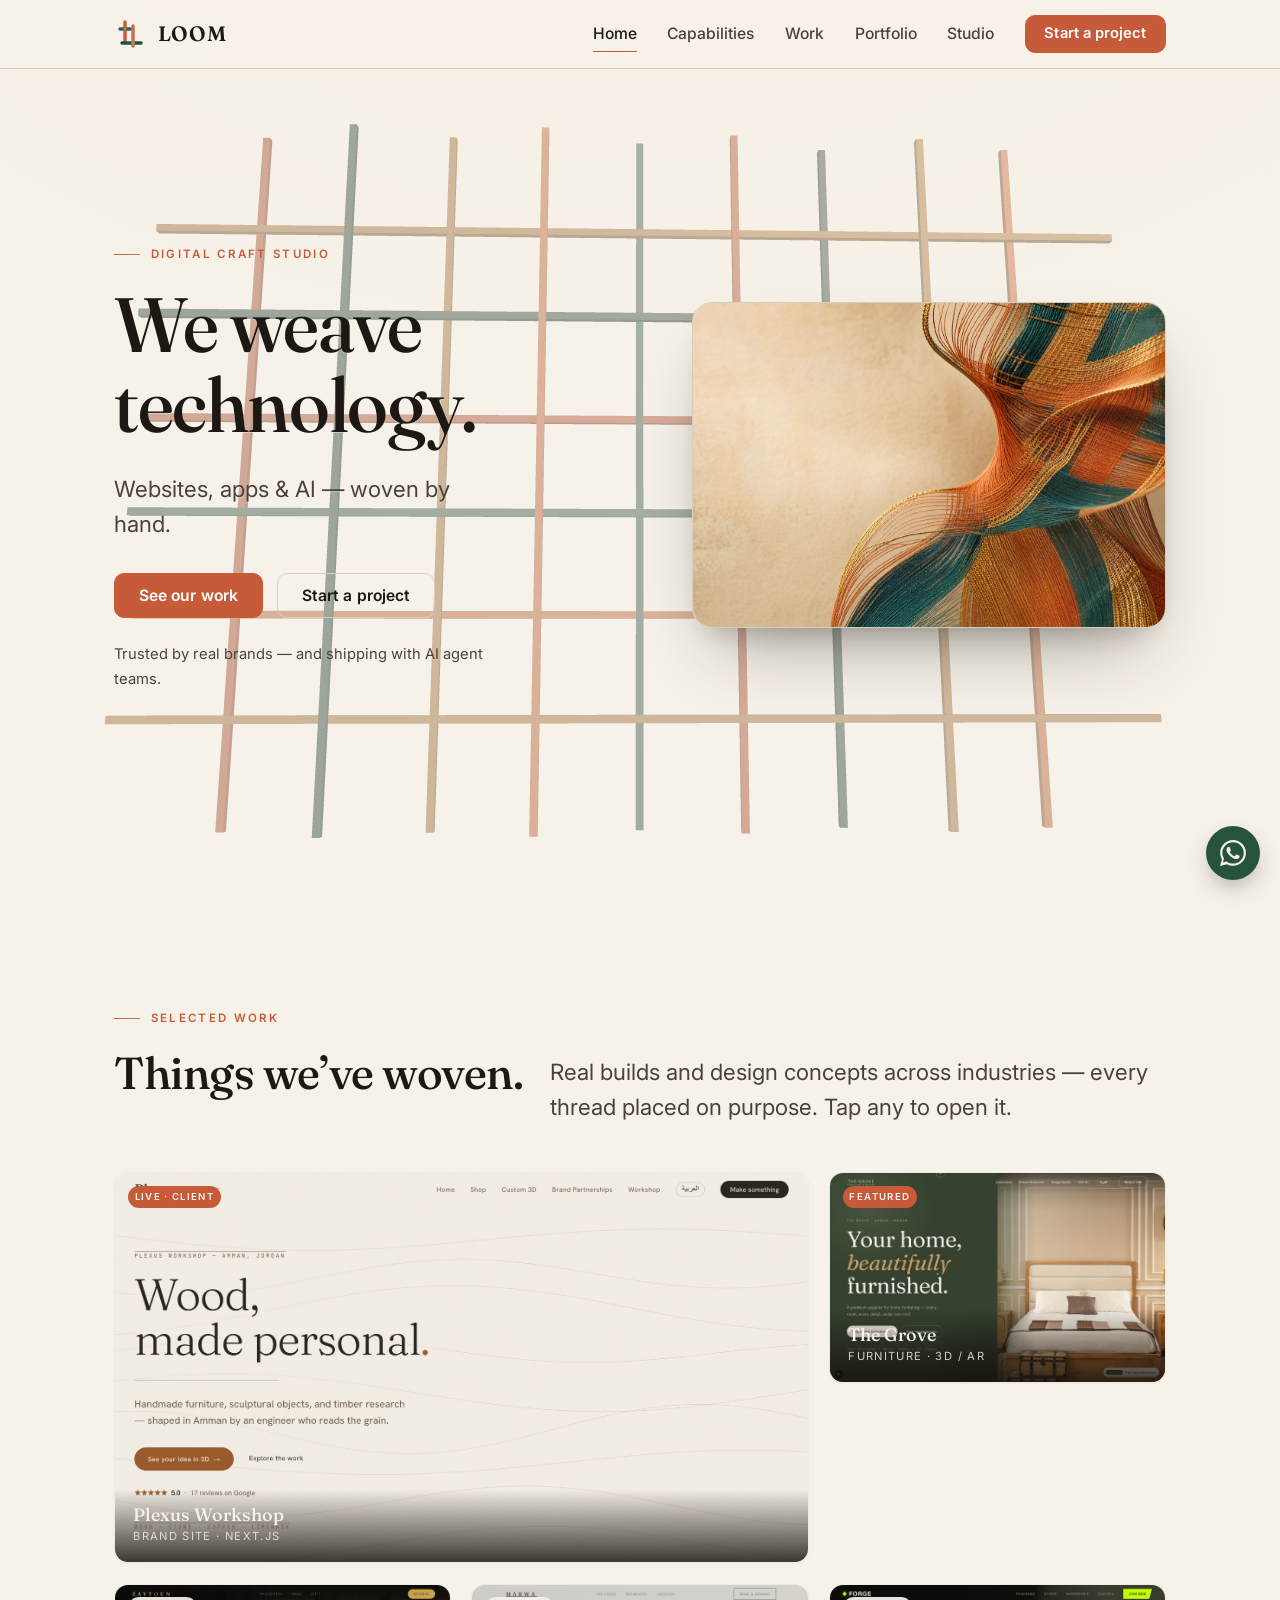
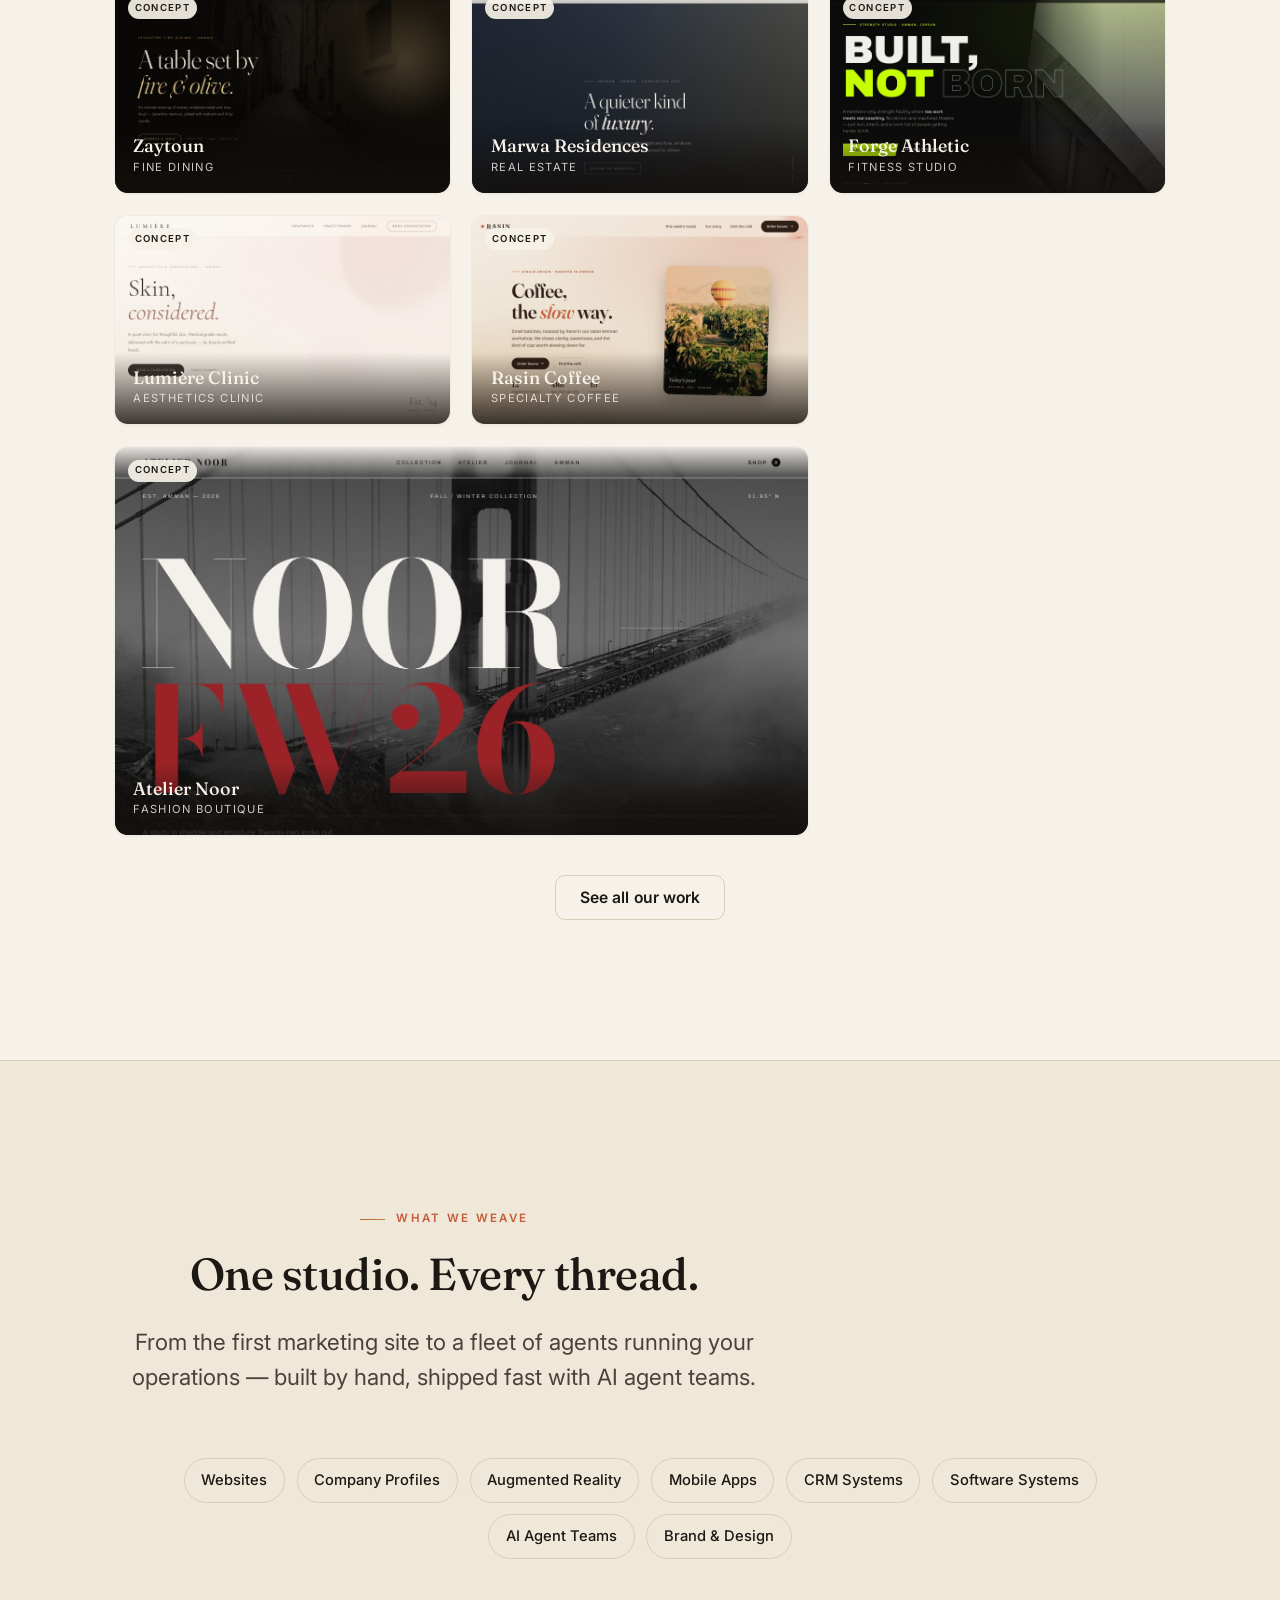
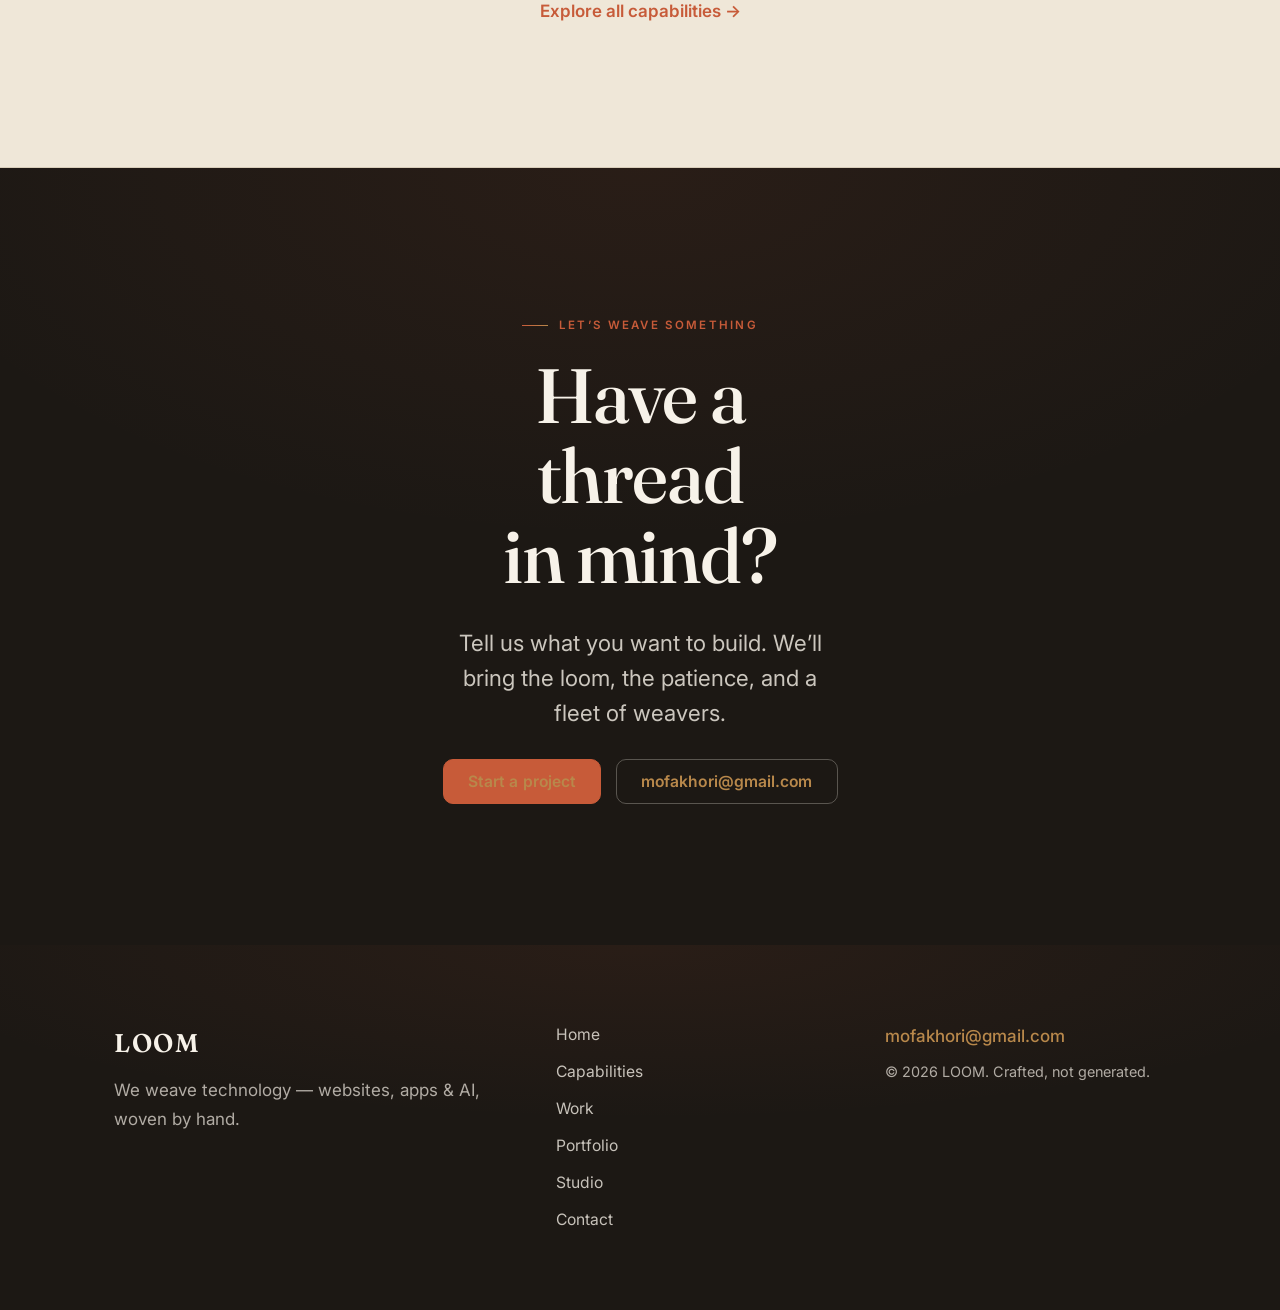
<file: index.html>
<!DOCTYPE html>
<html lang="en">
<head>
  <meta charset="UTF-8">
  <meta name="viewport" content="width=device-width, initial-scale=1.0">
  <title>LOOM — We weave technology</title>
  <meta name="description" content="A digital craft studio weaving websites, apps & AI by hand — premium work, shipped fast with AI agent teams.">
  <meta name="theme-color" content="#F7F2E9">
  <meta property="og:title" content="LOOM — We weave technology">
  <meta property="og:description" content="Websites, apps & AI, woven by hand. A digital craft studio.">
  <meta property="og:type" content="website">
  <meta property="og:image" content="assets/img/og.svg">
  <meta name="twitter:card" content="summary_large_image">
  <link rel="icon" href="assets/img/favicon.svg" type="image/svg+xml">
  <link rel="preconnect" href="https://fonts.googleapis.com">
  <link rel="preconnect" href="https://fonts.gstatic.com" crossorigin>
  <link href="https://fonts.googleapis.com/css2?family=Fraunces:opsz,wght@9..144,400;9..144,500;9..144,600&family=Inter:wght@400;500;600&display=swap" rel="stylesheet">
  <link rel="stylesheet" href="assets/css/loom.css">
  <style>
    /* ---- Work-led homepage: gallery of real sites & concepts ---- */
    .home-head { display: flex; align-items: flex-end; justify-content: space-between; flex-wrap: wrap; gap: 1rem; }
    .home-head .lede { max-width: 44ch; margin: 0; }
    .gallery { margin-top: clamp(2rem, 4vw, 3rem); display: grid; grid-template-columns: repeat(3, 1fr); gap: clamp(.9rem, 1.6vw, 1.3rem); }
    .gcard {
      position: relative; display: block; overflow: hidden;
      border-radius: 14px; box-shadow: var(--shadow);
      border: 1px solid rgba(28,24,20,.06); background: var(--paper-card);
      aspect-ratio: 16 / 10;
    }
    .gcard--wide { grid-column: span 2; aspect-ratio: 16 / 9; }
    .gcard img { width: 100%; height: 100%; object-fit: cover; object-position: top center; transition: transform .85s cubic-bezier(.22,1,.36,1); }
    .gcard:hover img { transform: scale(1.045); }
    .gcard__meta {
      position: absolute; inset-inline: 0; bottom: 0; z-index: 2;
      padding: 1rem 1.15rem; display: flex; flex-direction: column; gap: 2px;
      background: linear-gradient(transparent, rgba(20,16,12,.82)); color: var(--paper);
    }
    .gcard__name { font-family: 'Fraunces', Georgia, serif; font-weight: 500; font-size: 1.12rem; line-height: 1.1; }
    .gcard__tag { font-size: .7rem; letter-spacing: .12em; text-transform: uppercase; color: rgba(247,242,233,.82); }
    .gcard__badge {
      position: absolute; top: .8rem; inset-inline-start: .8rem; z-index: 2;
      font-size: .6rem; letter-spacing: .14em; text-transform: uppercase; font-weight: 600;
      padding: .3em .7em; border-radius: 999px; background: rgba(247,242,233,.92); color: var(--ink);
    }
    .gcard__badge--live { background: var(--thread); color: var(--paper); }
    .gallery-more { margin-top: clamp(1.6rem, 3vw, 2.4rem); text-align: center; }

    /* ---- Compact "what we weave" strip ---- */
    .weave-strip { display: flex; flex-wrap: wrap; justify-content: center; gap: .7rem; margin-top: clamp(1.6rem, 3vw, 2.4rem); }
    .weave-strip a {
      text-decoration: none; color: var(--ink); font-weight: 500; font-size: .92rem;
      padding: .6em 1.15em; border: 1px solid var(--line); border-radius: 999px;
      transition: border-color .25s, background .25s, color .25s, transform .25s;
    }
    .weave-strip a:hover { border-color: var(--thread); background: var(--thread); color: var(--paper); transform: translateY(-2px); }

    @media (max-width: 860px) { .gallery { grid-template-columns: 1fr 1fr; } .gcard--wide { grid-column: span 2; } }
    @media (max-width: 560px) { .gallery { grid-template-columns: 1fr; } .gcard--wide { grid-column: span 1; aspect-ratio: 16/10; } }
  </style>
</head>
<body>

<!-- Logo-reveal intro (plays once per session; skipped on reduced-motion) -->
<div class="intro" id="intro" aria-hidden="true">
  <div class="intro__mark">
    <svg viewBox="0 0 60 60" fill="none" aria-hidden="true">
      <path class="intro__thread t1" pathLength="1" d="M14 8 V52"/>
      <path class="intro__thread t3" pathLength="1" d="M30 8 V52"/>
      <path class="intro__thread t1" pathLength="1" d="M46 8 V52"/>
      <path class="intro__thread t2" pathLength="1" d="M8 18 H52"/>
      <path class="intro__thread t4" pathLength="1" d="M8 34 H52"/>
      <path class="intro__thread t2" pathLength="1" d="M8 50 H52"/>
    </svg>
    <span class="intro__word">LOOM</span>
  </div>
</div>
<script>
  (function () {
    var intro = document.getElementById('intro');
    if (!intro) return;
    var rm = window.matchMedia && window.matchMedia('(prefers-reduced-motion: reduce)').matches;
    var seen = false;
    try { seen = sessionStorage.getItem('loom_intro') === '1'; } catch (e) {}
    if (rm || seen) { intro.parentNode.removeChild(intro); return; }
    try { sessionStorage.setItem('loom_intro', '1'); } catch (e) {}
    document.documentElement.style.overflow = 'hidden';
    setTimeout(function () { intro.classList.add('is-done'); document.documentElement.style.overflow = ''; }, 2000);
    intro.addEventListener('transitionend', function () { if (intro.parentNode) intro.parentNode.removeChild(intro); });
  })();
</script>

<header class="nav">
  <div class="nav__inner wrap">
    <a class="nav__logo" href="index.html" aria-label="LOOM home">
      <img src="assets/img/logo.svg" alt="" width="34" height="34">
      <span>LOOM</span>
    </a>
    <button class="nav__toggle" aria-label="Menu" aria-expanded="false">
      <span></span><span></span><span></span>
    </button>
    <nav class="nav__links" aria-label="Primary">
      <a href="index.html" aria-current="page">Home</a>
      <a href="services.html">Capabilities</a>
      <a href="work.html">Work</a>
      <a href="portfolio.html">Portfolio</a>
      <a href="about.html">Studio</a>
      <a class="btn btn--thread nav__cta" href="about.html#contact">Start a project</a>
    </nav>
  </div>
</header>

<main>

  <!-- ============ HERO (kept) ============ -->
  <section class="hero">
    <canvas id="loom-three" class="hero__three" aria-hidden="true"></canvas>
    <div class="hero__inner wrap hero__grid">
      <div class="hero__copy">
        <p class="eyebrow reveal">Digital Craft Studio</p>
        <h1 class="display reveal">We weave<br>technology.</h1>
        <p class="lede reveal">Websites, apps &amp; AI — woven by hand.</p>
        <div class="hero__cta reveal">
          <a class="btn btn--thread" href="work.html">See our work</a>
          <a class="btn btn--ghost" href="about.html#contact">Start a project</a>
        </div>
        <p class="hero__trust muted reveal">Trusted by real brands — and shipping with AI agent teams.</p>
      </div>
      <div class="hero__visual reveal" data-delay="2">
        <div class="hero__art-frame" data-tilt data-tilt-max="8">
          <img src="assets/img/hero-weave.jpg" alt="Abstract woven threads in terracotta, teal and gold — handcrafted digital fabric">
        </div>
      </div>
    </div>
  </section>

  <!-- ============ SELECTED WORK (gallery-led) ============ -->
  <section class="section">
    <div class="wrap">
      <header class="home-head reveal">
        <div>
          <p class="eyebrow">Selected work</p>
          <h2>Things we&rsquo;ve woven.</h2>
        </div>
        <p class="lede muted">Real builds and design concepts across industries — every thread placed
          on purpose. Tap any to open it.</p>
      </header>

      <div class="gallery reveal">
        <a class="gcard gcard--wide" href="https://www.plexusworkshop.com" target="_blank" rel="noopener">
          <span class="gcard__badge gcard__badge--live">Live · Client</span>
          <img src="assets/img/work/plexus.jpg" loading="lazy" alt="Plexus Workshop — a premium woodworking brand website">
          <div class="gcard__meta"><span class="gcard__name">Plexus Workshop</span><span class="gcard__tag">Brand site · Next.js</span></div>
        </a>
        <a class="gcard" href="https://github.com/freefall4r/thegrove" target="_blank" rel="noopener">
          <span class="gcard__badge gcard__badge--live">Featured</span>
          <img src="assets/img/work/grove.jpg" loading="lazy" alt="The Grove — a bilingual furniture brand site with 3D, AR and a 360° showroom">
          <div class="gcard__meta"><span class="gcard__name">The Grove</span><span class="gcard__tag">Furniture · 3D / AR</span></div>
        </a>
        <a class="gcard" href="concepts/zaytoun.html" target="_blank" rel="noopener">
          <span class="gcard__badge">Concept</span>
          <img src="assets/img/work/concepts/zaytoun.jpg" loading="lazy" alt="Zaytoun — a Levantine fine-dining concept site">
          <div class="gcard__meta"><span class="gcard__name">Zaytoun</span><span class="gcard__tag">Fine dining</span></div>
        </a>
        <a class="gcard" href="concepts/marwa.html" target="_blank" rel="noopener">
          <span class="gcard__badge">Concept</span>
          <img src="assets/img/work/concepts/marwa.jpg" loading="lazy" alt="Marwa Residences — a luxury property concept site">
          <div class="gcard__meta"><span class="gcard__name">Marwa Residences</span><span class="gcard__tag">Real estate</span></div>
        </a>
        <a class="gcard" href="concepts/forge.html" target="_blank" rel="noopener">
          <span class="gcard__badge">Concept</span>
          <img src="assets/img/work/concepts/forge.jpg" loading="lazy" alt="Forge Athletic — a strength studio concept site">
          <div class="gcard__meta"><span class="gcard__name">Forge Athletic</span><span class="gcard__tag">Fitness studio</span></div>
        </a>
        <a class="gcard" href="concepts/lumiere.html" target="_blank" rel="noopener">
          <span class="gcard__badge">Concept</span>
          <img src="assets/img/work/concepts/lumiere.jpg" loading="lazy" alt="Lumière Clinic — an aesthetics clinic concept site">
          <div class="gcard__meta"><span class="gcard__name">Lumière Clinic</span><span class="gcard__tag">Aesthetics clinic</span></div>
        </a>
        <a class="gcard" href="concepts/rasin.html" target="_blank" rel="noopener">
          <span class="gcard__badge">Concept</span>
          <img src="assets/img/work/concepts/rasin.jpg" loading="lazy" alt="Rasin — a specialty coffee concept site">
          <div class="gcard__meta"><span class="gcard__name">Rasin Coffee</span><span class="gcard__tag">Specialty coffee</span></div>
        </a>
        <a class="gcard gcard--wide" href="concepts/noor.html" target="_blank" rel="noopener">
          <span class="gcard__badge">Concept</span>
          <img src="assets/img/work/concepts/noor.jpg" loading="lazy" alt="Atelier Noor — a high-fashion boutique concept site">
          <div class="gcard__meta"><span class="gcard__name">Atelier Noor</span><span class="gcard__tag">Fashion boutique</span></div>
        </a>
      </div>

      <p class="gallery-more reveal"><a class="btn btn--ghost" href="work.html">See all our work</a></p>
    </div>
  </section>

  <!-- ============ WHAT WE WEAVE (compact strip) ============ -->
  <section class="section section--soft">
    <div class="wrap" style="text-align:center;">
      <header class="section__head reveal">
        <p class="eyebrow">What we weave</p>
        <h2>One studio. Every thread.</h2>
        <p class="lede" style="margin-inline:auto;">From the first marketing site to a fleet of agents running your operations — built by hand, shipped fast with AI agent teams.</p>
      </header>
      <nav class="weave-strip reveal" aria-label="Capabilities">
        <a href="services.html">Websites</a>
        <a href="services.html">Company Profiles</a>
        <a href="services.html">Augmented Reality</a>
        <a href="services.html">Mobile Apps</a>
        <a href="services.html">CRM Systems</a>
        <a href="services.html">Software Systems</a>
        <a href="services.html">AI Agent Teams</a>
        <a href="services.html">Brand &amp; Design</a>
      </nav>
      <p class="gallery-more reveal"><a class="link-arrow" href="services.html">Explore all capabilities &rarr;</a></p>
    </div>
  </section>

  <!-- ============ FINAL CTA (kept) ============ -->
  <section class="section section--ink">
    <div class="wrap cta-final reveal">
      <p class="eyebrow">Let&rsquo;s weave something</p>
      <h2 class="display">Have a thread in mind?</h2>
      <p class="lede">Tell us what you want to build. We&rsquo;ll bring the loom, the patience, and a fleet of weavers.</p>
      <div class="hero__cta">
        <a class="btn btn--thread" href="about.html#contact">Start a project</a>
        <a class="btn btn--ghost" href="mailto:mofakhori@gmail.com">mofakhori@gmail.com</a>
      </div>
    </div>
  </section>

</main>

<footer class="footer section--ink">
  <div class="footer__inner wrap">
    <div class="footer__brand">
      <span class="footer__logo">LOOM</span>
      <p class="muted">We weave technology — websites, apps &amp; AI, woven by hand.</p>
    </div>
    <nav class="footer__nav" aria-label="Footer">
      <a href="index.html">Home</a>
      <a href="services.html">Capabilities</a>
      <a href="work.html">Work</a>
      <a href="portfolio.html">Portfolio</a>
      <a href="about.html">Studio</a>
      <a href="about.html#contact">Contact</a>
    </nav>
    <div class="footer__contact">
      <a href="mailto:mofakhori@gmail.com">mofakhori@gmail.com</a>
      <p class="muted">© <span data-year>2026</span> LOOM. Crafted, not generated.</p>
    </div>
  </div>
</footer>
<script src="assets/js/loom.js" defer></script>
<script src="assets/js/loom-3d.js" defer></script>
</body>
</html>
</file>
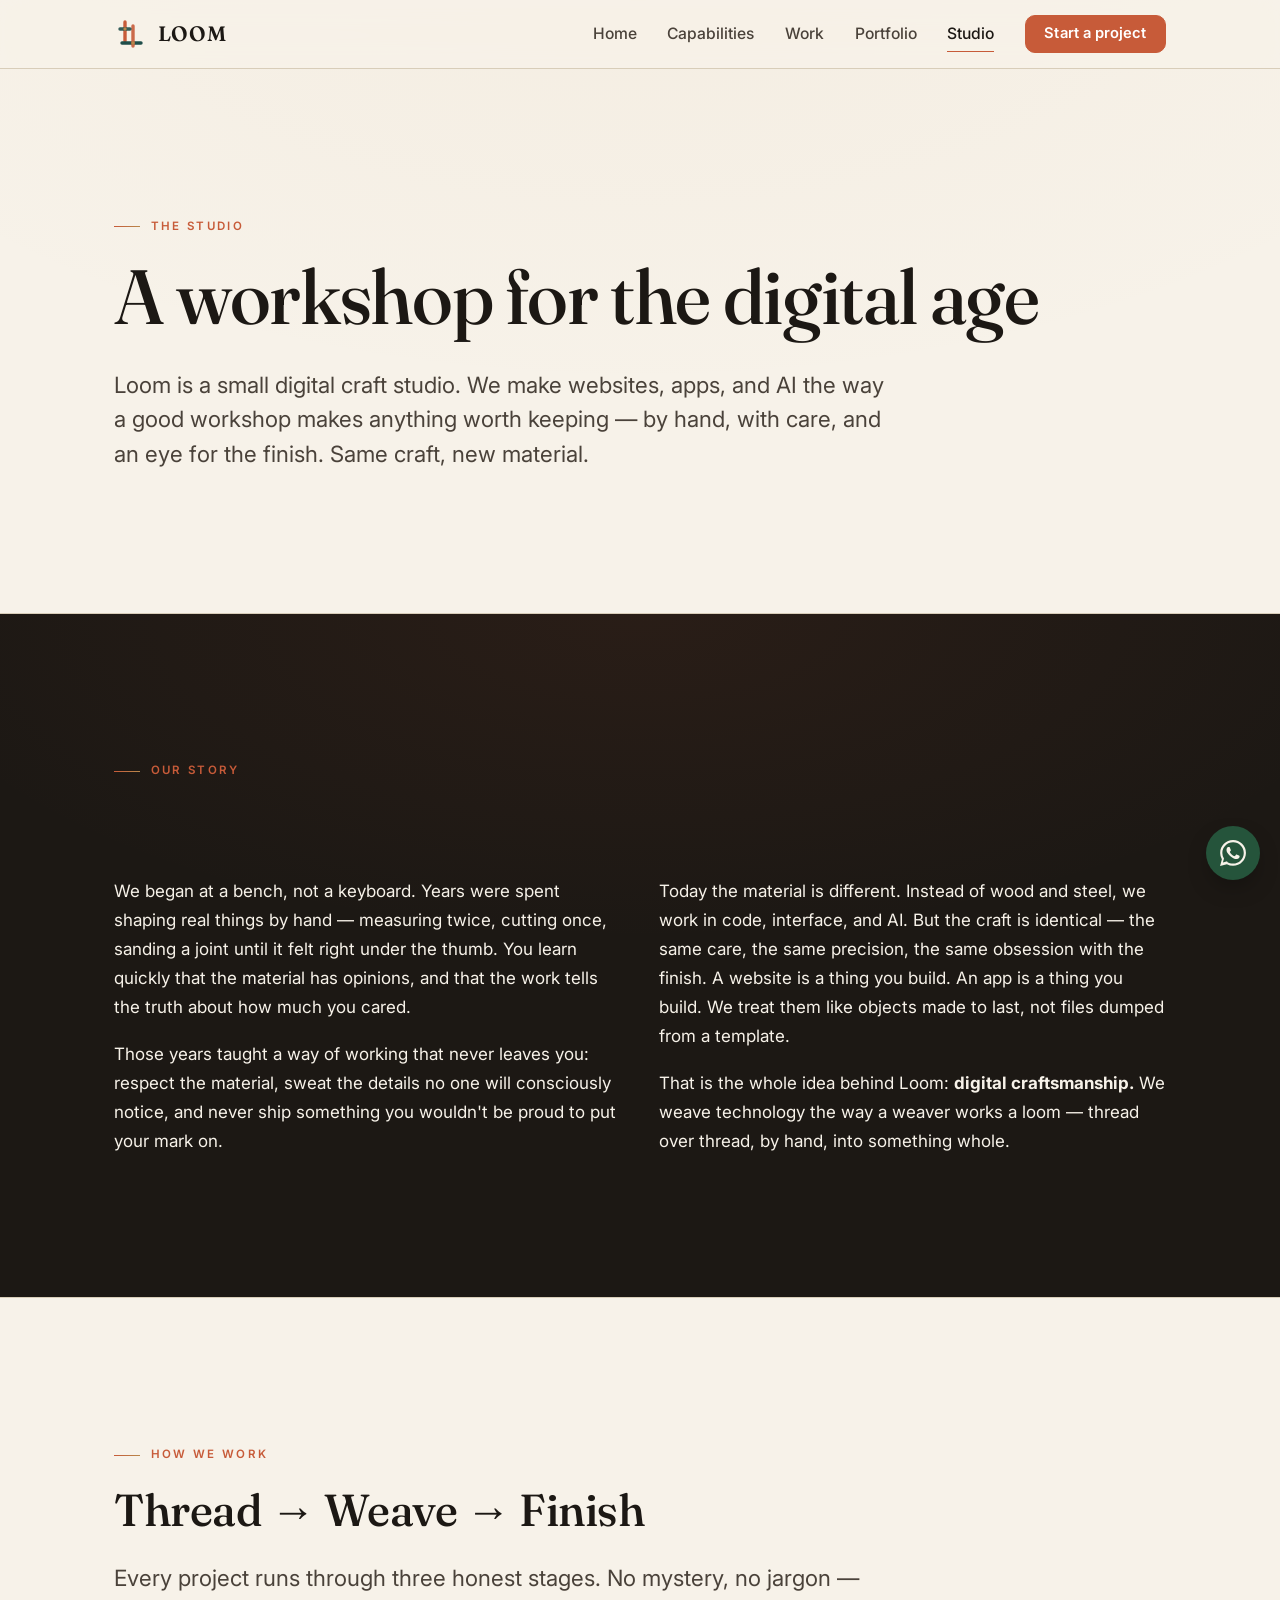
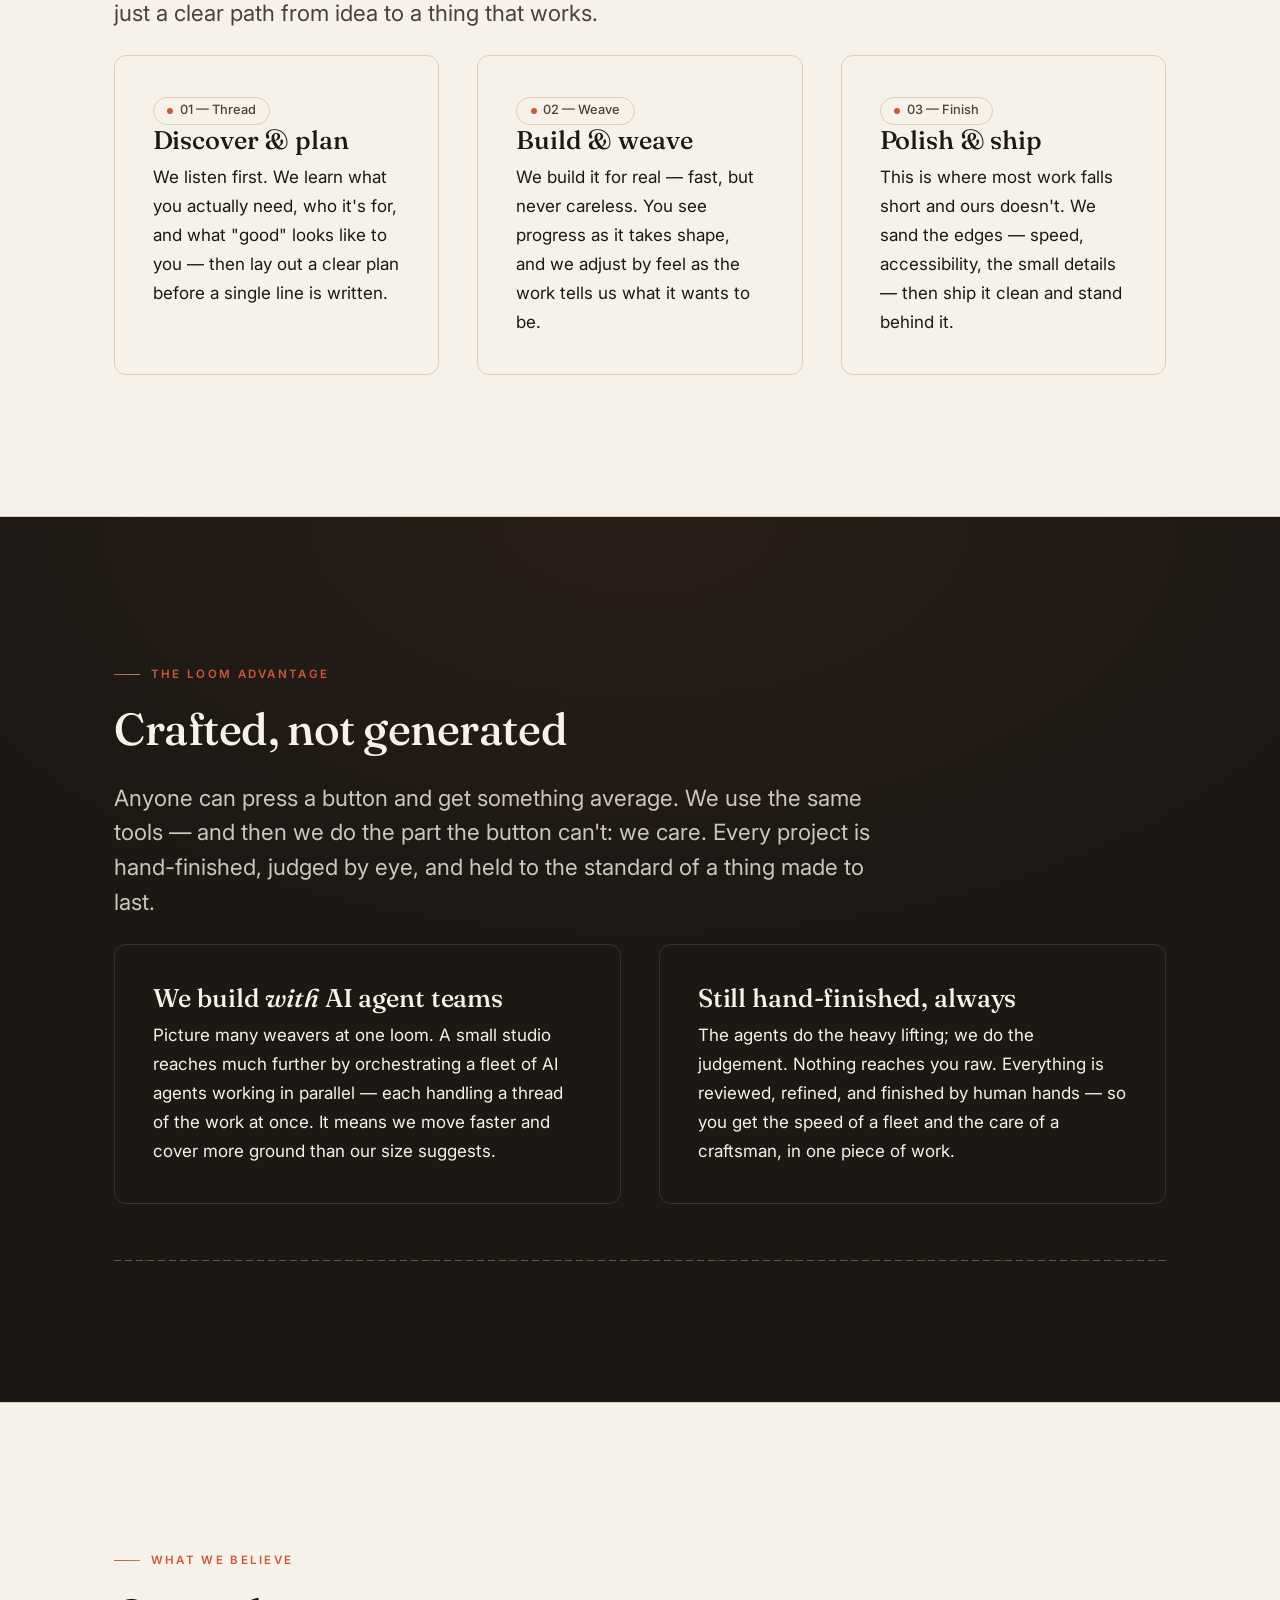
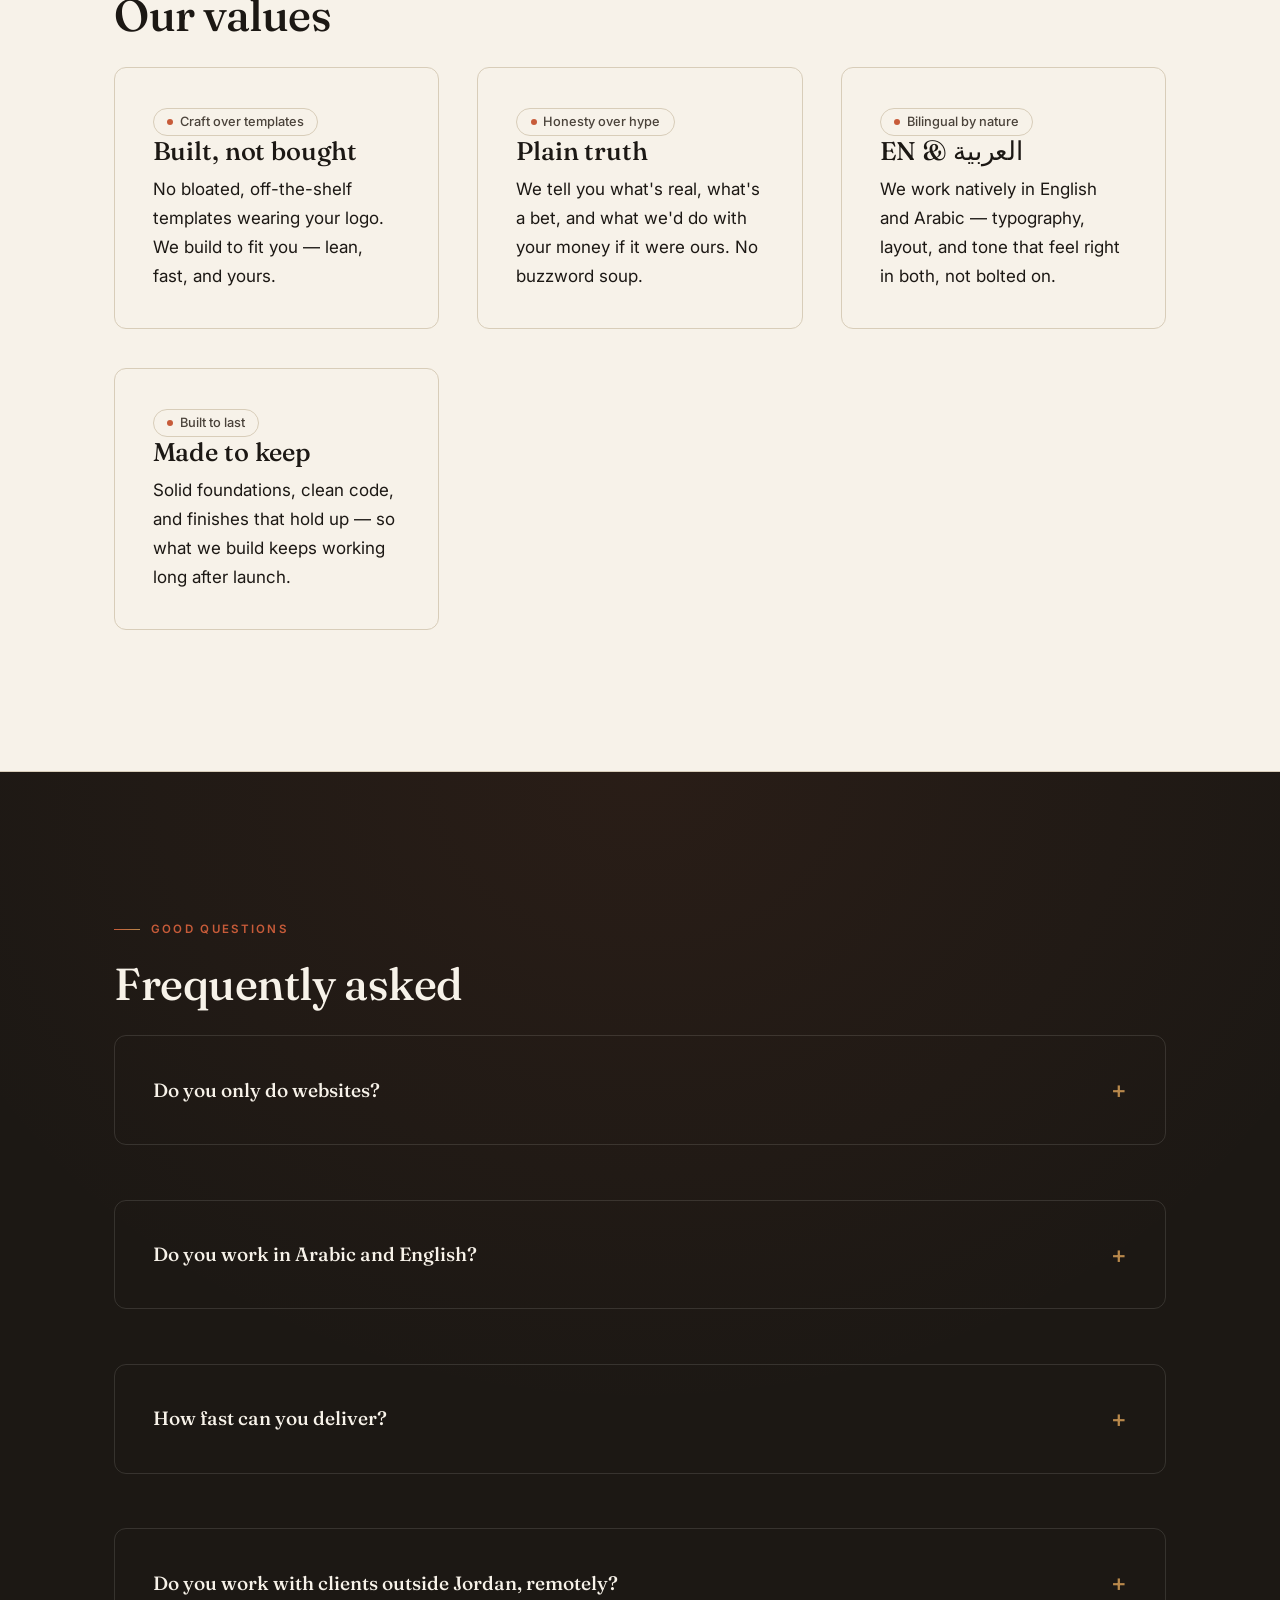
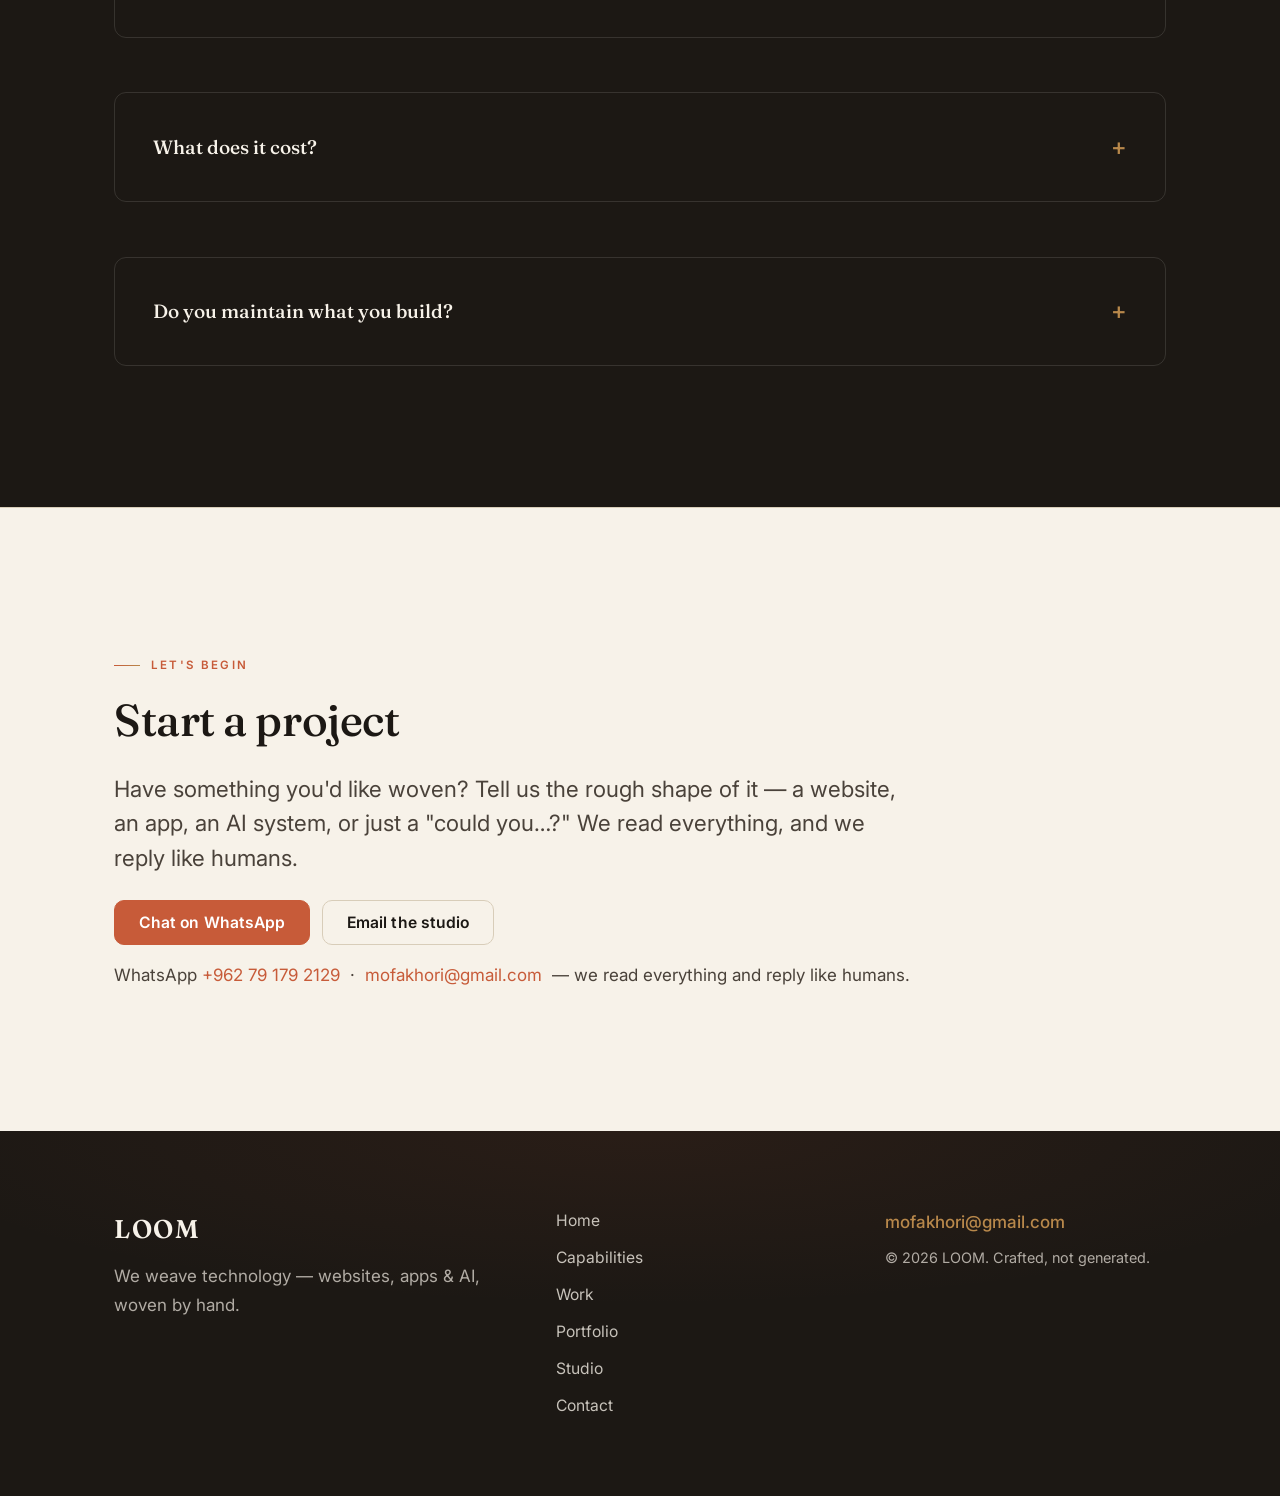
<file: about.html>
<!DOCTYPE html>
<html lang="en">
<head>
  <meta charset="UTF-8">
  <meta name="viewport" content="width=device-width, initial-scale=1.0">
  <title>Studio — LOOM</title>
  <meta name="description" content="LOOM is a digital craft studio — a maker who once crafted by hand, now crafting in code & AI. Our story, how we work, our values, and how to start a project.">
  <meta name="theme-color" content="#F7F2E9">
  <meta property="og:title" content="LOOM — We weave technology">
  <meta property="og:description" content="Websites, apps & AI, woven by hand. A digital craft studio.">
  <meta property="og:type" content="website">
  <meta property="og:image" content="assets/img/og.svg">
  <meta name="twitter:card" content="summary_large_image">
  <link rel="icon" href="assets/img/favicon.svg" type="image/svg+xml">
  <link rel="preconnect" href="https://fonts.googleapis.com">
  <link rel="preconnect" href="https://fonts.gstatic.com" crossorigin>
  <link href="https://fonts.googleapis.com/css2?family=Fraunces:opsz,wght@9..144,400;9..144,500;9..144,600&family=Inter:wght@400;500;600&display=swap" rel="stylesheet">
  <link rel="stylesheet" href="assets/css/loom.css">
</head>
<body>
<header class="nav">
  <div class="nav__inner wrap">
    <a class="nav__logo" href="index.html" aria-label="LOOM home">
      <img src="assets/img/logo.svg" alt="" width="34" height="34">
      <span>LOOM</span>
    </a>
    <button class="nav__toggle" aria-label="Menu" aria-expanded="false">
      <span></span><span></span><span></span>
    </button>
    <nav class="nav__links" aria-label="Primary">
      <a href="index.html">Home</a>
      <a href="services.html">Capabilities</a>
      <a href="work.html">Work</a>
      <a href="portfolio.html">Portfolio</a>
      <a href="about.html" aria-current="page">Studio</a>
      <a class="btn btn--thread nav__cta" href="about.html#contact">Start a project</a>
    </nav>
  </div>
</header>

<main>

  <!-- PAGE HEADER -->
  <section class="section">
    <div class="wrap">
      <p class="eyebrow reveal">The Studio</p>
      <h1 class="display reveal">A workshop for the digital age</h1>
      <p class="lede reveal">Loom is a small digital craft studio. We make websites, apps, and AI the way a good workshop makes anything worth keeping — by hand, with care, and an eye for the finish. Same craft, new material.</p>
    </div>
  </section>

  <!-- THE STORY -->
  <section class="section section--ink">
    <div class="wrap">
      <p class="eyebrow reveal">Our story</p>
      <h2 class="reveal">From sawdust to source code</h2>
      <div class="grid grid-2">
        <div class="reveal">
          <p>We began at a bench, not a keyboard. Years were spent shaping real things by hand — measuring twice, cutting once, sanding a joint until it felt right under the thumb. You learn quickly that the material has opinions, and that the work tells the truth about how much you cared.</p>
          <p>Those years taught a way of working that never leaves you: respect the material, sweat the details no one will consciously notice, and never ship something you wouldn't be proud to put your mark on.</p>
        </div>
        <div class="reveal">
          <p>Today the material is different. Instead of wood and steel, we work in code, interface, and AI. But the craft is identical — the same care, the same precision, the same obsession with the finish. A website is a thing you build. An app is a thing you build. We treat them like objects made to last, not files dumped from a template.</p>
          <p>That is the whole idea behind Loom: <strong>digital craftsmanship.</strong> We weave technology the way a weaver works a loom — thread over thread, by hand, into something whole.</p>
        </div>
      </div>
    </div>
  </section>

  <!-- HOW WE WORK -->
  <section class="section">
    <div class="wrap">
      <p class="eyebrow reveal">How we work</p>
      <h2 class="reveal">Thread → Weave → Finish</h2>
      <p class="lede reveal">Every project runs through three honest stages. No mystery, no jargon — just a clear path from idea to a thing that works.</p>
      <div class="grid grid-3">
        <div class="card reveal">
          <span class="pill">01 — Thread</span>
          <h3>Discover &amp; plan</h3>
          <p>We listen first. We learn what you actually need, who it's for, and what "good" looks like to you — then lay out a clear plan before a single line is written.</p>
        </div>
        <div class="card reveal">
          <span class="pill">02 — Weave</span>
          <h3>Build &amp; weave</h3>
          <p>We build it for real — fast, but never careless. You see progress as it takes shape, and we adjust by feel as the work tells us what it wants to be.</p>
        </div>
        <div class="card reveal">
          <span class="pill">03 — Finish</span>
          <h3>Polish &amp; ship</h3>
          <p>This is where most work falls short and ours doesn't. We sand the edges — speed, accessibility, the small details — then ship it clean and stand behind it.</p>
        </div>
      </div>
    </div>
  </section>

  <!-- THE LOOM ADVANTAGE -->
  <section class="section section--ink">
    <div class="wrap">
      <p class="eyebrow reveal">The Loom advantage</p>
      <h2 class="reveal">Crafted, not generated</h2>
      <p class="lede reveal">Anyone can press a button and get something average. We use the same tools — and then we do the part the button can't: we care. Every project is hand-finished, judged by eye, and held to the standard of a thing made to last.</p>
      <div class="grid grid-2">
        <div class="card reveal">
          <h3>We build <em>with</em> AI agent teams</h3>
          <p>Picture many weavers at one loom. A small studio reaches much further by orchestrating a fleet of AI agents working in parallel — each handling a thread of the work at once. It means we move faster and cover more ground than our size suggests.</p>
        </div>
        <div class="card reveal">
          <h3>Still hand-finished, always</h3>
          <p>The agents do the heavy lifting; we do the judgement. Nothing reaches you raw. Everything is reviewed, refined, and finished by human hands — so you get the speed of a fleet and the care of a craftsman, in one piece of work.</p>
        </div>
      </div>
      <p class="thread-rule" aria-hidden="true"></p>
    </div>
  </section>

  <!-- VALUES -->
  <section class="section">
    <div class="wrap">
      <p class="eyebrow reveal">What we believe</p>
      <h2 class="reveal">Our values</h2>
      <div class="grid grid-3">
        <div class="card reveal">
          <span class="pill">Craft over templates</span>
          <h3>Built, not bought</h3>
          <p>No bloated, off-the-shelf templates wearing your logo. We build to fit you — lean, fast, and yours.</p>
        </div>
        <div class="card reveal">
          <span class="pill">Honesty over hype</span>
          <h3>Plain truth</h3>
          <p>We tell you what's real, what's a bet, and what we'd do with your money if it were ours. No buzzword soup.</p>
        </div>
        <div class="card reveal">
          <span class="pill">Bilingual by nature</span>
          <h3>EN &amp; العربية</h3>
          <p>We work natively in English and Arabic — typography, layout, and tone that feel right in both, not bolted on.</p>
        </div>
        <div class="card reveal">
          <span class="pill">Built to last</span>
          <h3>Made to keep</h3>
          <p>Solid foundations, clean code, and finishes that hold up — so what we build keeps working long after launch.</p>
        </div>
      </div>
    </div>
  </section>

  <!-- FAQ -->
  <section class="section section--ink">
    <div class="wrap">
      <p class="eyebrow reveal">Good questions</p>
      <h2 class="reveal">Frequently asked</h2>
      <div class="grid reveal">
        <details class="card">
          <summary>Do you only do websites?</summary>
          <p>No. Websites and web apps are our lead craft, but we also build company profiles, augmented reality, mobile apps, AI agent teams &amp; bots, CRM &amp; business systems, software systems, and brand &amp; design. If it can be woven from code and care, we can likely make it.</p>
        </details>
        <details class="card">
          <summary>Do you work in Arabic and English?</summary>
          <p>Yes — bilingual is in our nature, not an add-on. We design and build comfortably in both English and Arabic, including proper right-to-left layouts and Arabic typography that actually looks considered.</p>
        </details>
        <details class="card">
          <summary>How fast can you deliver?</summary>
          <p>Faster than our size suggests, because we build with parallel AI agent teams. The honest answer depends on the project — a focused site can move quickly, a larger app takes longer. Tell us your timeline and we'll be straight with you about what's realistic.</p>
        </details>
        <details class="card">
          <summary>Do you work with clients outside Jordan, remotely?</summary>
          <p>Yes. We're happy to work remotely with clients anywhere. Almost everything we do is digital, so distance is rarely an obstacle — clear communication matters far more than a shared postcode.</p>
        </details>
        <details class="card">
          <summary>What does it cost?</summary>
          <p>It depends — honestly. A small site, a full app, and an AI automation system are very different undertakings, so a fixed price tag here would be a guess. Tell us what you have in mind and your budget, and we'll shape something that fits. No surprises.</p>
        </details>
        <details class="card">
          <summary>Do you maintain what you build?</summary>
          <p>Yes. We don't believe in building something and walking away. We can keep what we make running, updated, and improving over time — ongoing care is part of treating the work like a thing made to last.</p>
        </details>
      </div>
    </div>
  </section>

  <!-- CONTACT -->
  <section class="section" id="contact">
    <div class="wrap">
      <p class="eyebrow reveal">Let's begin</p>
      <h2 class="reveal">Start a project</h2>
      <p class="lede reveal">Have something you'd like woven? Tell us the rough shape of it — a website, an app, an AI system, or just a "could you…?" We read everything, and we reply like humans.</p>

      <div class="reveal" style="margin: 1.5rem 0 1rem; display: flex; flex-wrap: wrap; gap: .75rem;">
        <a class="btn btn--thread" href="https://wa.me/962791792129?text=Hi%20LOOM%2C%20I%27d%20like%20to%20start%20a%20project." target="_blank" rel="noopener">Chat on WhatsApp</a>
        <a class="btn btn--ghost" href="mailto:mofakhori@gmail.com?subject=New%20project%20with%20LOOM">Email the studio</a>
      </div>
      <p class="muted reveal">WhatsApp <a href="https://wa.me/962791792129" target="_blank" rel="noopener">+962&nbsp;79&nbsp;179&nbsp;2129</a> &nbsp;·&nbsp; <a href="mailto:mofakhori@gmail.com">mofakhori@gmail.com</a> &nbsp;— we read everything and reply like humans.</p>
    </div>
  </section>

</main>

<footer class="footer section--ink">
  <div class="footer__inner wrap">
    <div class="footer__brand">
      <span class="footer__logo">LOOM</span>
      <p class="muted">We weave technology — websites, apps & AI, woven by hand.</p>
    </div>
    <nav class="footer__nav" aria-label="Footer">
      <a href="index.html">Home</a>
      <a href="services.html">Capabilities</a>
      <a href="work.html">Work</a>
      <a href="portfolio.html">Portfolio</a>
      <a href="about.html">Studio</a>
      <a href="about.html#contact">Contact</a>
    </nav>
    <div class="footer__contact">
      <a href="mailto:mofakhori@gmail.com">mofakhori@gmail.com</a>
      <p class="muted">© <span data-year>2026</span> LOOM. Crafted, not generated.</p>
    </div>
  </div>
</footer>
<script src="assets/js/loom.js" defer></script>
<script src="assets/js/loom-3d.js" defer></script>
</body>
</html>
</file>
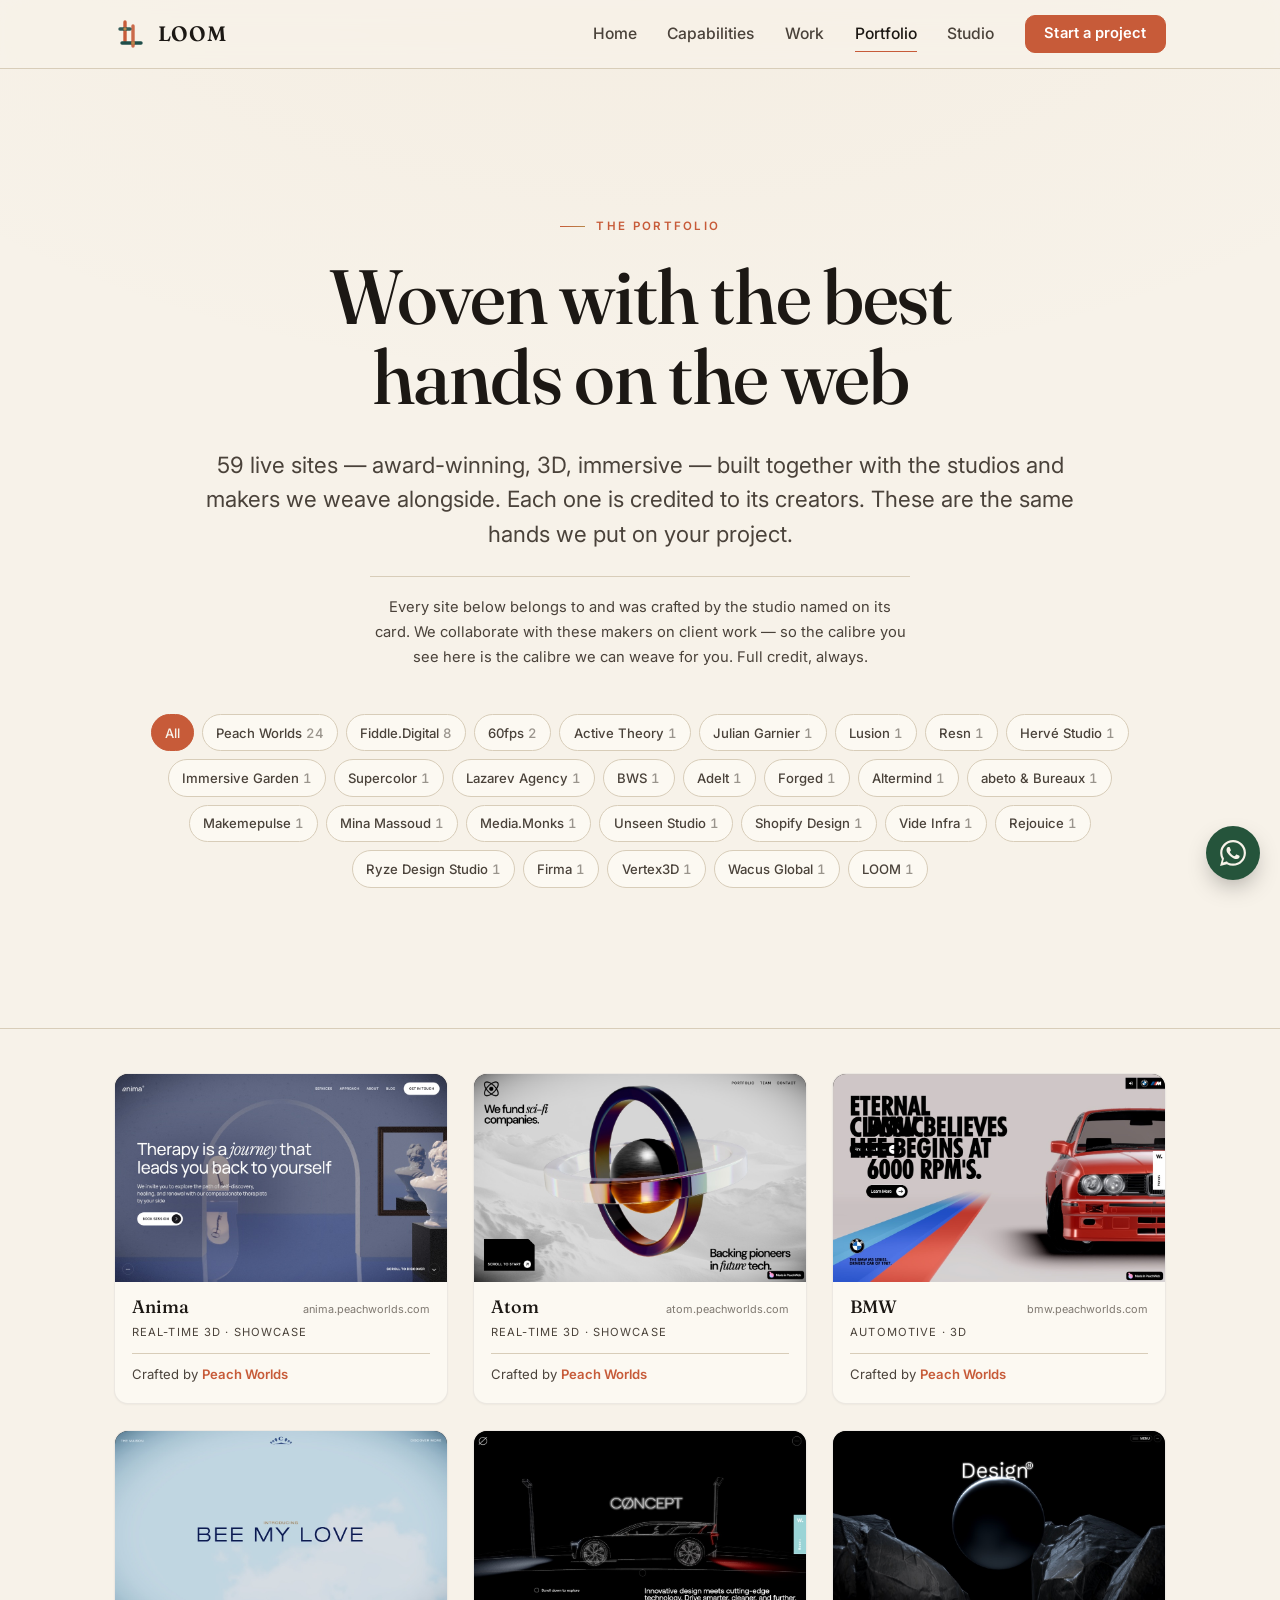
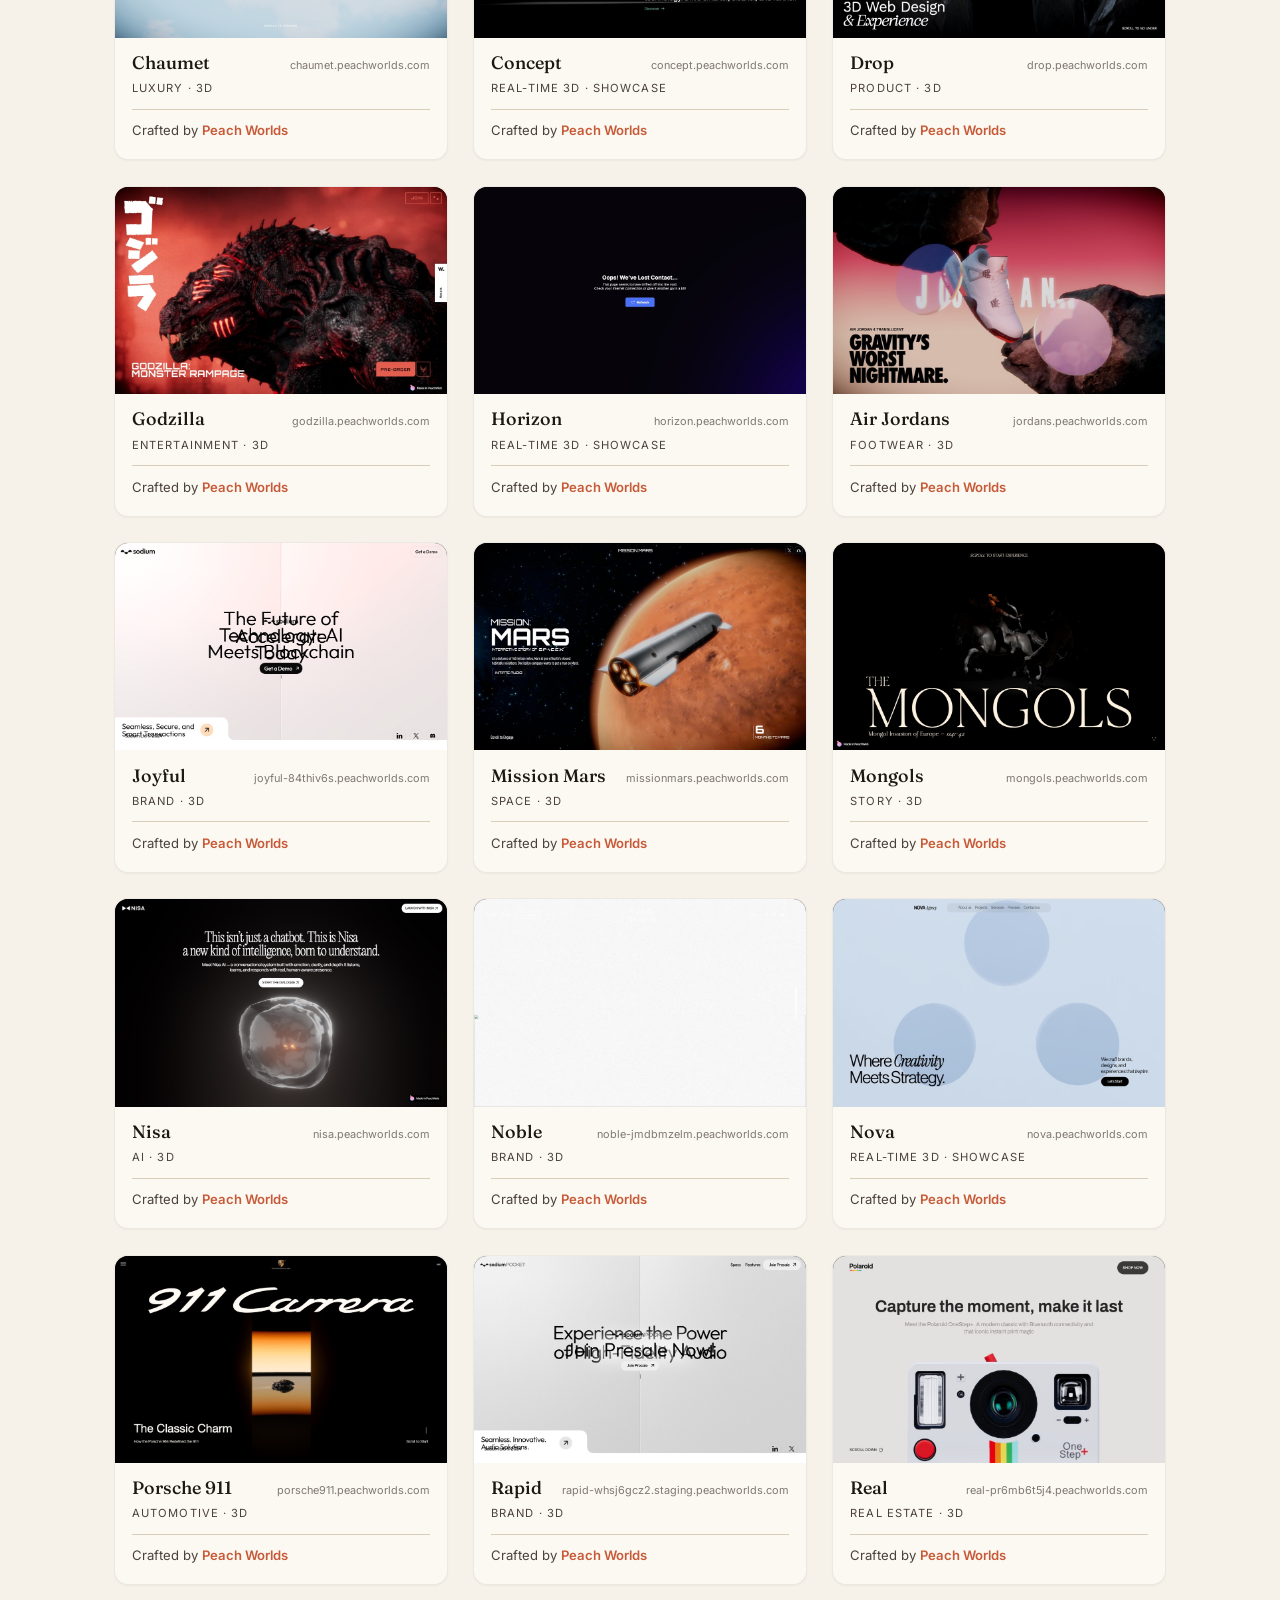
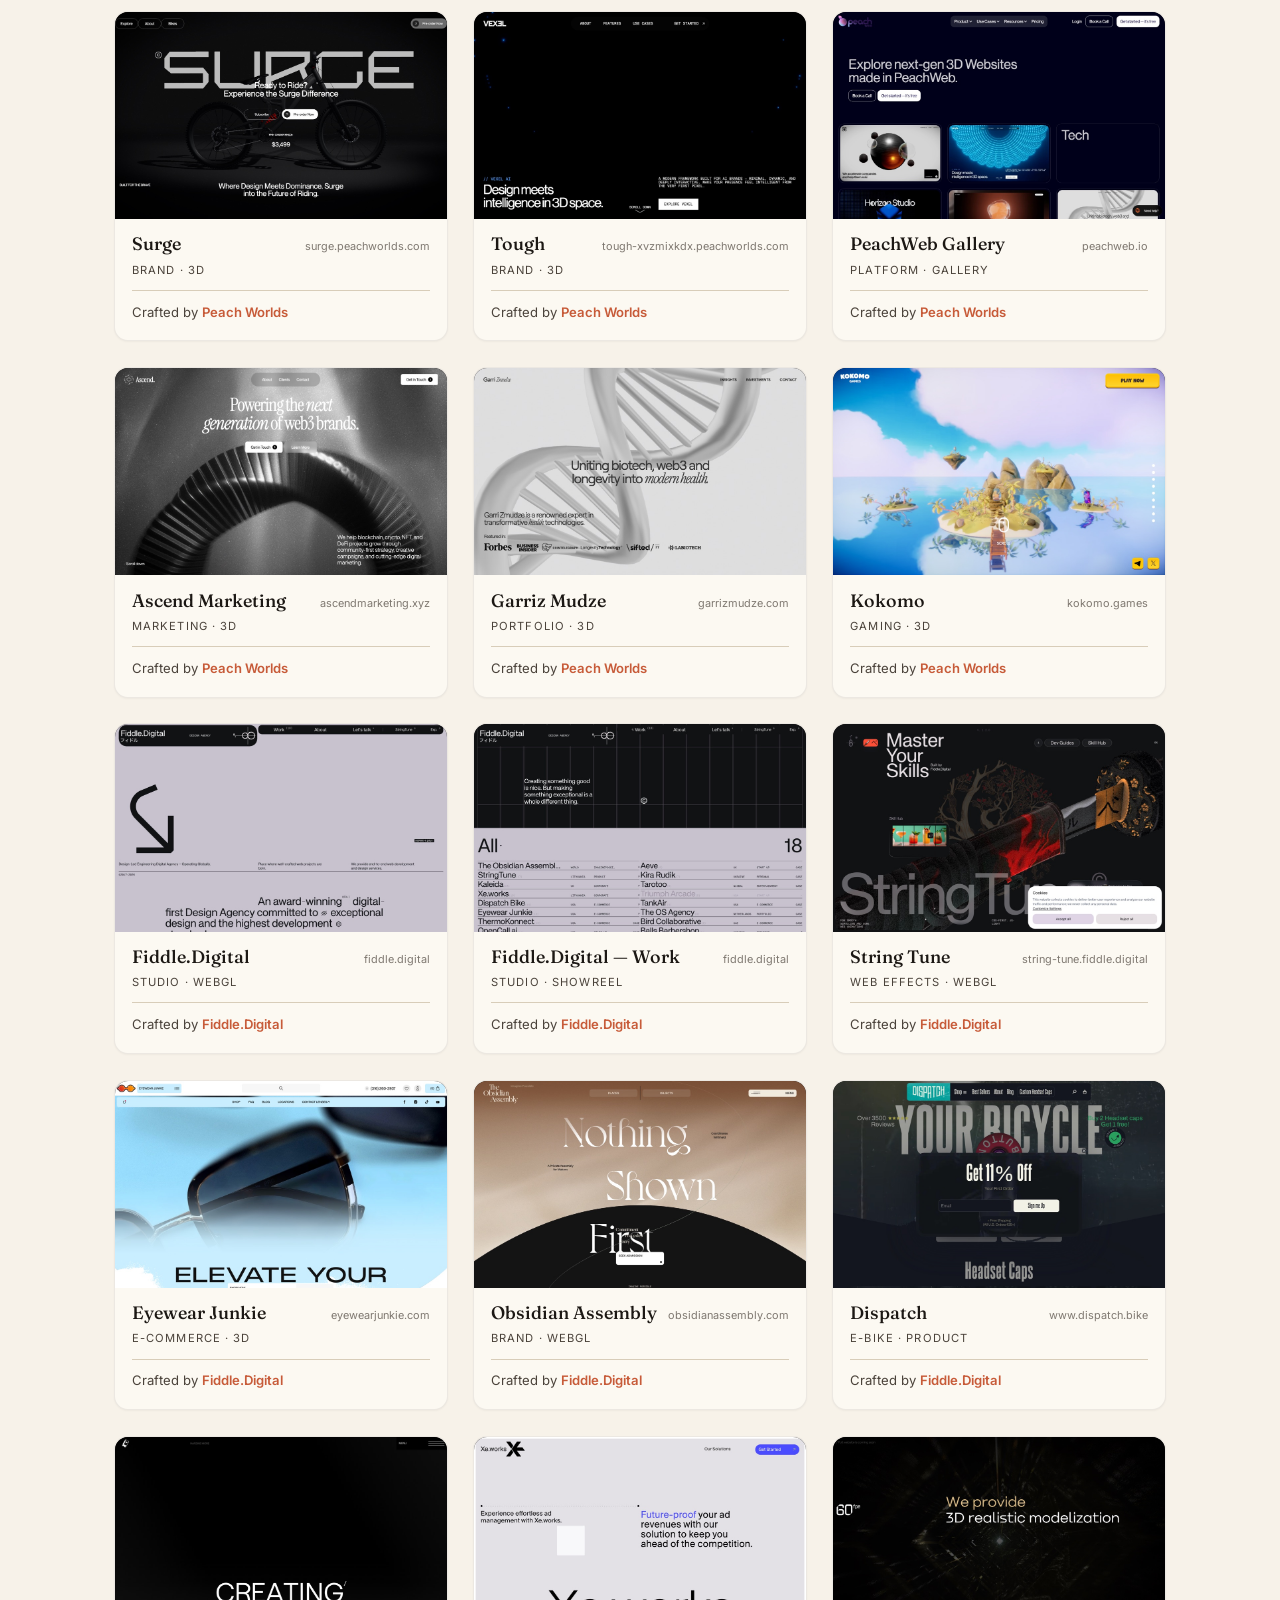
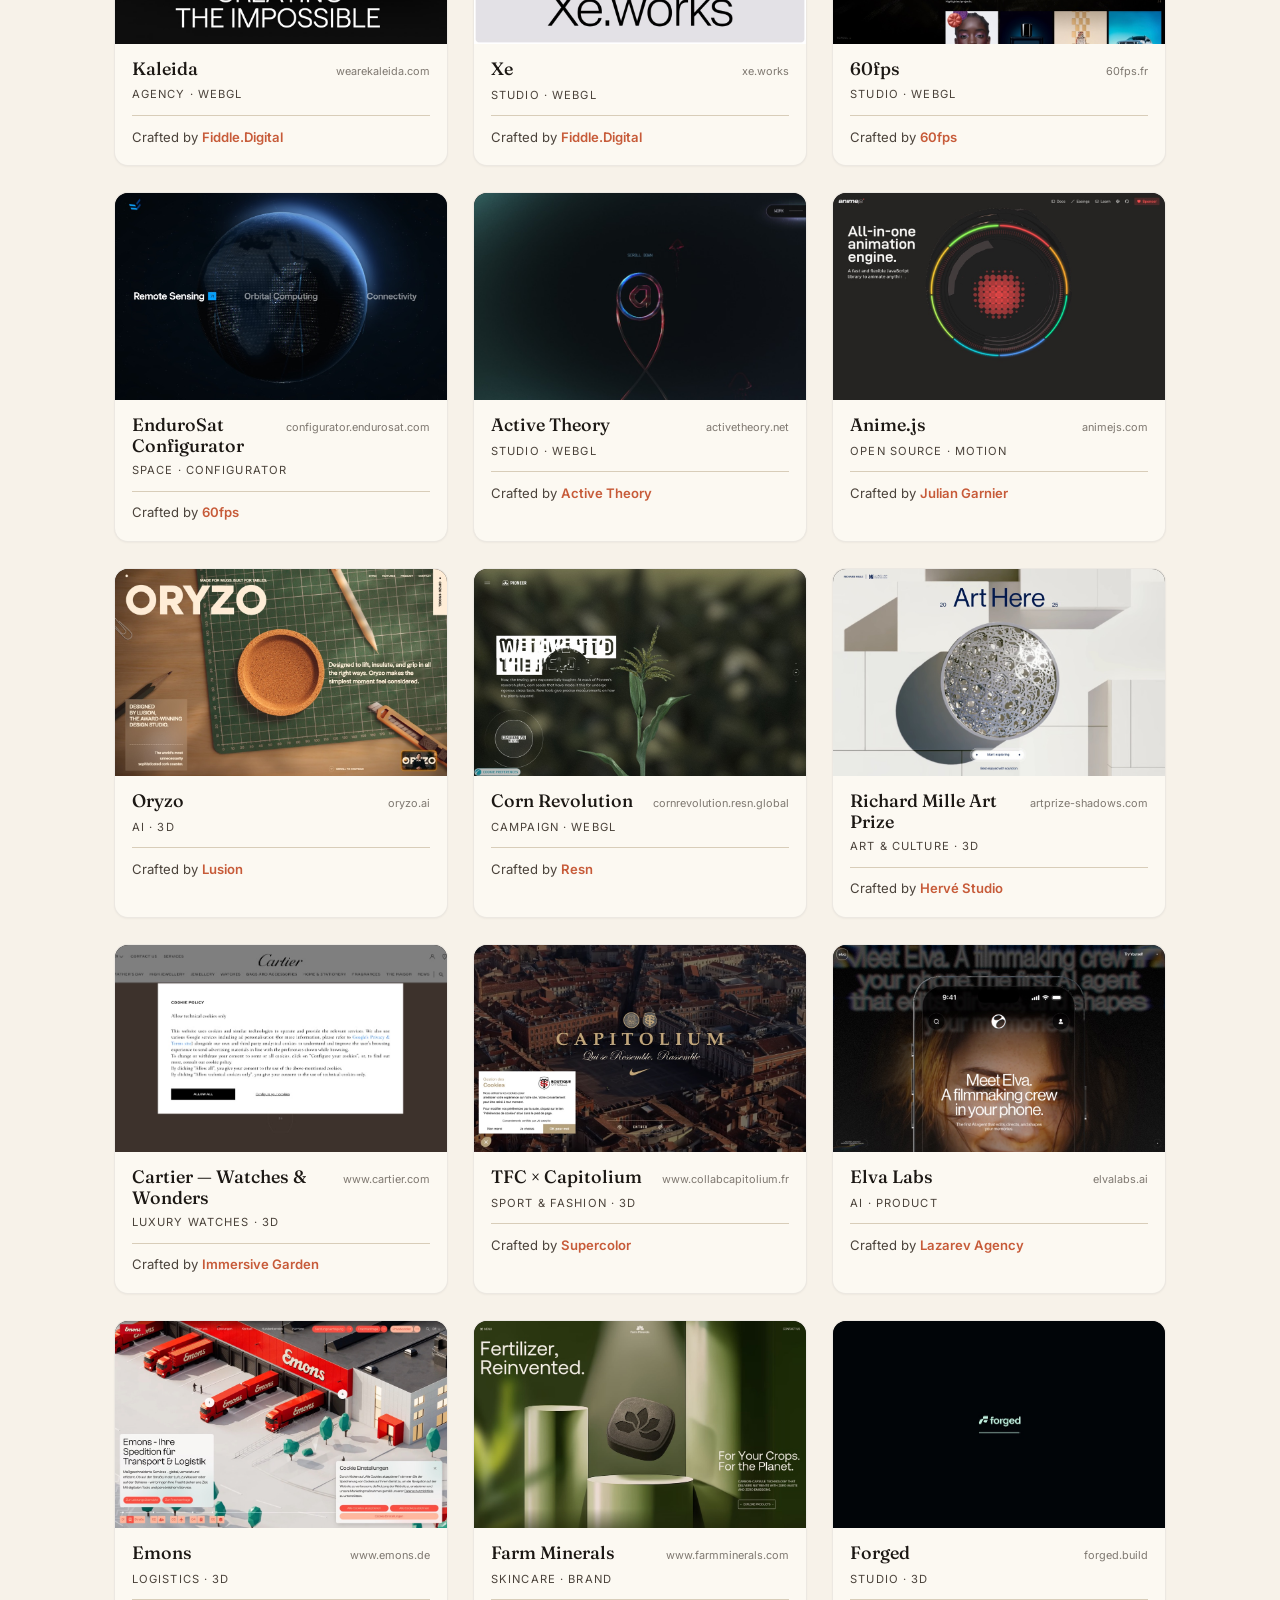
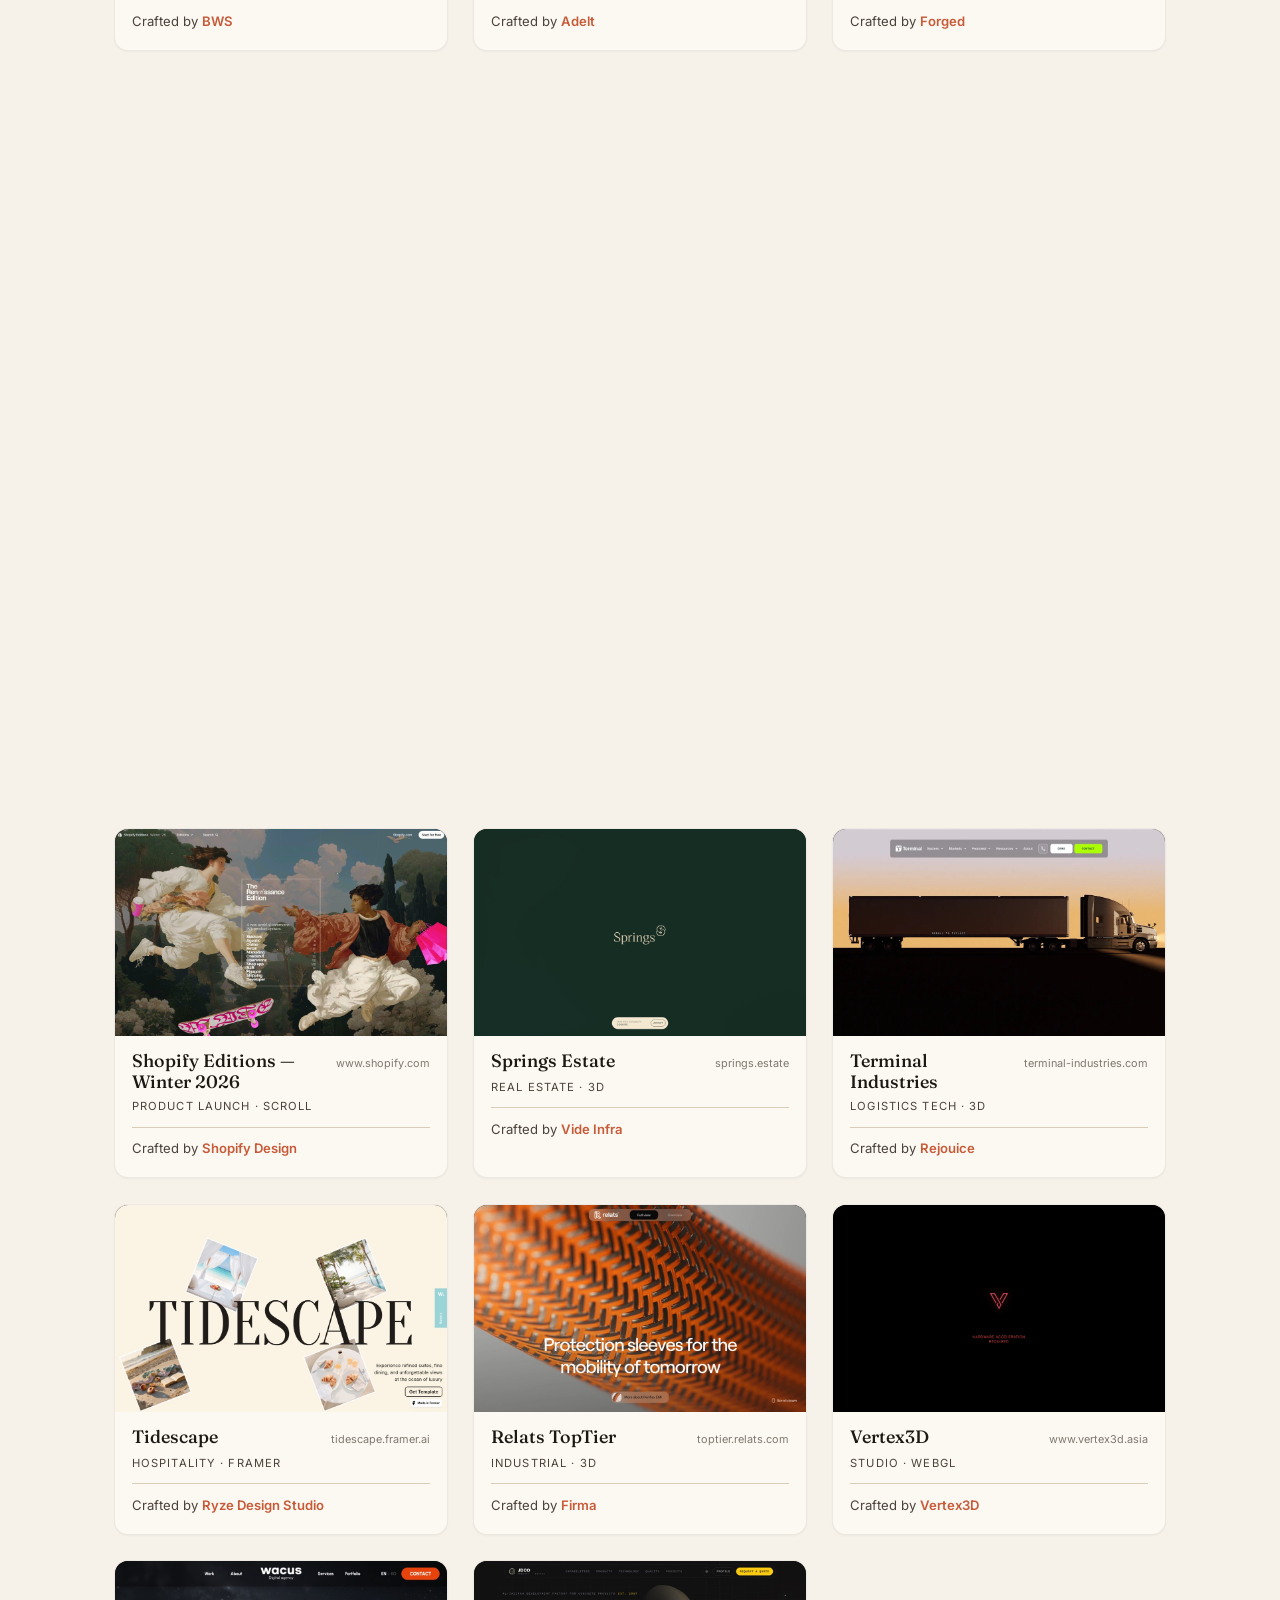
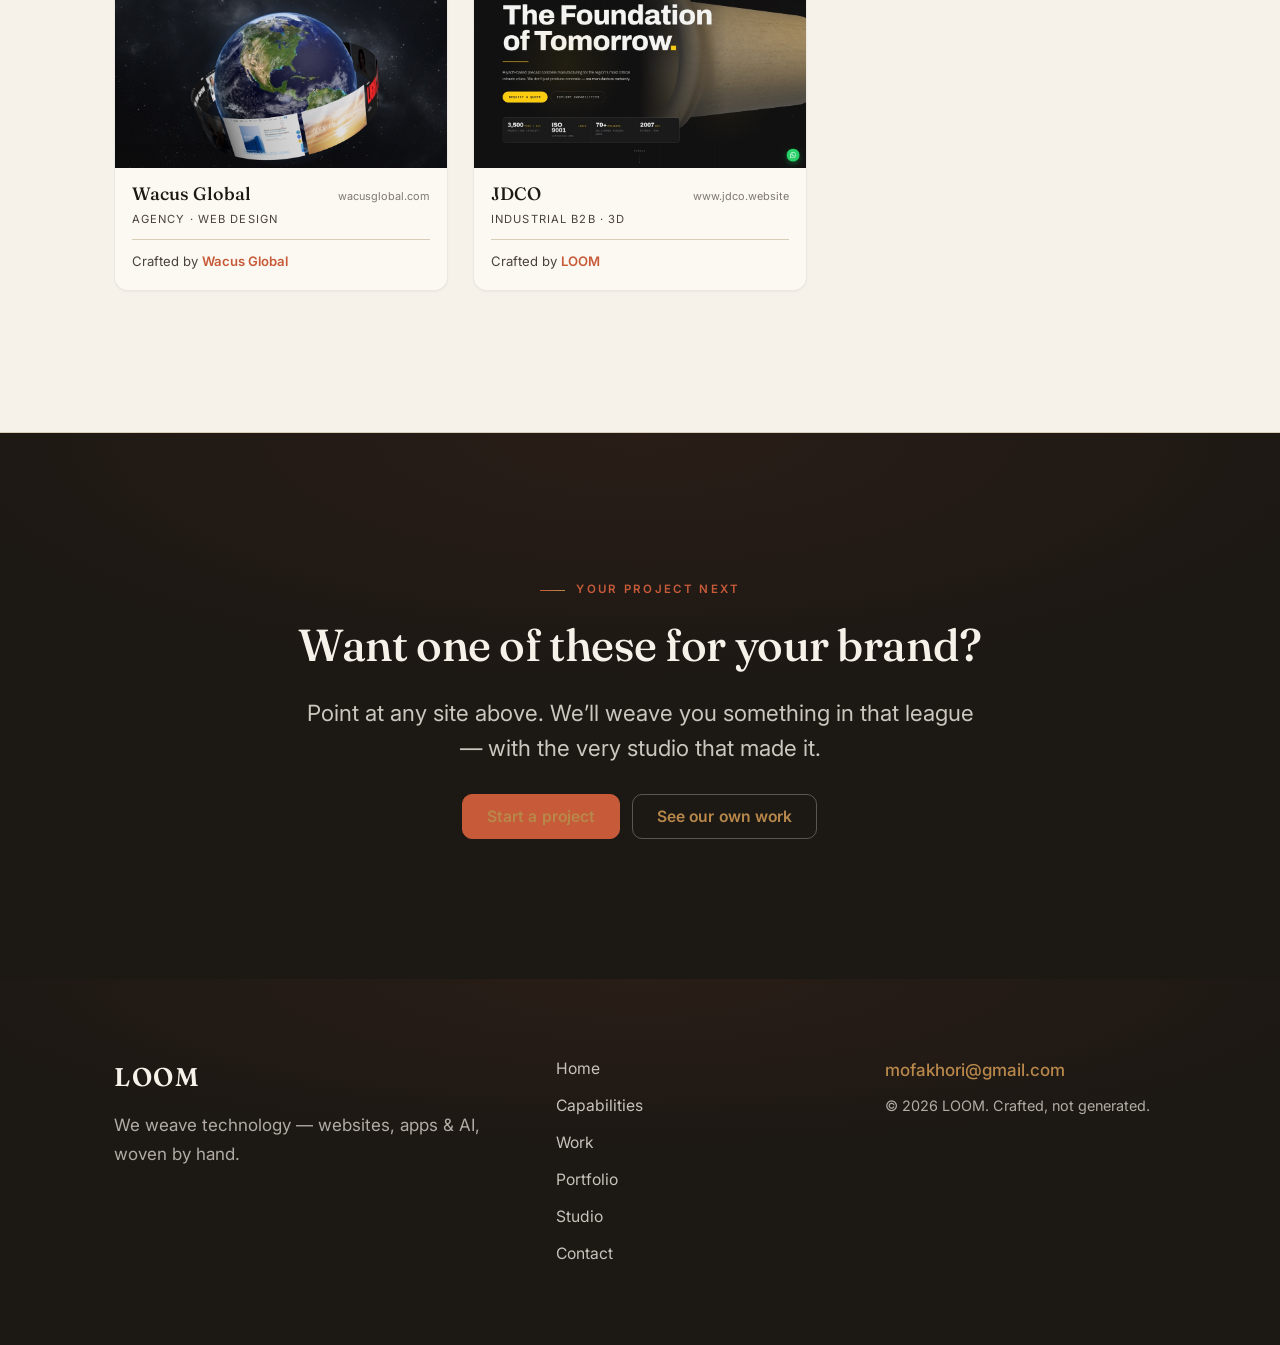
<file: portfolio.html>
<!DOCTYPE html>
<html lang="en">
<head>
  <meta charset="UTF-8">
  <meta name="viewport" content="width=device-width, initial-scale=1.0">
  <title>Portfolio — LOOM</title>
  <meta name="description" content="A living portfolio of 59 sites woven with our partner studios — Peach Worlds, Fiddle.Digital, Active Theory, Lusion and more. The same hands that built these can build yours.">
  <meta name="theme-color" content="#F7F2E9">
  <meta property="og:title" content="LOOM — Portfolio">
  <meta property="og:description" content="59 sites woven with our partner studios. Every thread credited.">
  <meta property="og:type" content="website">
  <meta property="og:image" content="assets/img/og.svg">
  <meta name="twitter:card" content="summary_large_image">
  <link rel="icon" href="assets/img/favicon.svg" type="image/svg+xml">
  <link rel="preconnect" href="https://fonts.googleapis.com">
  <link rel="preconnect" href="https://fonts.gstatic.com" crossorigin>
  <link href="https://fonts.googleapis.com/css2?family=Fraunces:opsz,wght@9..144,400;9..144,500;9..144,600&family=Inter:wght@400;500;600&display=swap" rel="stylesheet">
  <link rel="stylesheet" href="assets/css/loom.css">
  <style>
    .pf-head { text-align: center; }
    .pf-head .lede { margin-inline: auto; max-width: 64ch; }
    .pf-credit-note {
      margin-inline: auto; margin-top: 1.25rem; max-width: 60ch;
      font-size: .92rem; color: var(--ink-soft);
      border-top: 1px solid var(--line); padding-top: 1.1rem;
    }

    /* filter bar */
    .pf-filters {
      display: flex; flex-wrap: wrap; gap: .5rem; justify-content: center;
      margin-top: clamp(1.75rem, 4vw, 2.75rem);
    }
    .pf-filter {
      font: inherit; font-size: .82rem; font-weight: 500; cursor: pointer;
      color: var(--ink-soft); background: var(--paper-card);
      border: 1px solid var(--line); border-radius: 999px;
      padding: .5em 1em; transition: all .25s ease;
    }
    .pf-filter span { opacity: .55; font-variant-numeric: tabular-nums; }
    .pf-filter:hover { color: var(--ink); border-color: var(--ink-soft); }
    .pf-filter.is-active { background: var(--thread); color: var(--paper); border-color: var(--thread); }
    .pf-filter.is-active span { opacity: .8; }

    /* grid */
    .pf-grid {
      margin-top: clamp(1.75rem, 4vw, 2.75rem);
      display: grid; grid-template-columns: repeat(3, 1fr);
      gap: clamp(1rem, 2vw, 1.6rem);
    }
    @media (max-width: 900px) { .pf-grid { grid-template-columns: 1fr 1fr; } }
    @media (max-width: 580px) { .pf-grid { grid-template-columns: 1fr; } }

    .pf-card {
      display: flex; flex-direction: column; text-decoration: none; color: inherit;
      border-radius: 14px; overflow: hidden; background: var(--paper-card);
      border: 1px solid rgba(28,24,20,.07); box-shadow: var(--shadow);
      transition: transform .5s cubic-bezier(.22,1,.36,1), box-shadow .5s ease;
    }
    .pf-card:hover { transform: translateY(-5px); box-shadow: 0 22px 48px -20px rgba(28,24,20,.34); }
    .pf-card.is-hidden { display: none; }

    .pf-card__shot { position: relative; aspect-ratio: 16 / 10; overflow: hidden; background: #1c1814; }
    .pf-card__shot img {
      width: 100%; height: 100%; object-fit: cover; object-position: top center;
      transition: transform .9s cubic-bezier(.22,1,.36,1);
    }
    .pf-card:hover .pf-card__shot img { transform: scale(1.05); }
    .pf-card__go {
      position: absolute; top: .7rem; inset-inline-end: .7rem; z-index: 2;
      width: 30px; height: 30px; display: grid; place-items: center;
      border-radius: 50%; background: rgba(247,242,233,.92); color: var(--ink);
      opacity: 0; transform: translateY(-4px); transition: all .35s ease;
    }
    .pf-card__go svg { width: 15px; height: 15px; }
    .pf-card:hover .pf-card__go { opacity: 1; transform: translateY(0); }

    .pf-card__meta { padding: .95rem 1.05rem 1.1rem; display: flex; flex-direction: column; gap: .3rem; }
    .pf-card__top { display: flex; align-items: baseline; justify-content: space-between; gap: .5rem; }
    .pf-card__name { font-family: 'Fraunces', Georgia, serif; font-weight: 500; font-size: 1.12rem; line-height: 1.15; }
    .pf-card__host { font-size: .68rem; color: var(--ink-soft); opacity: .7; white-space: nowrap; }
    .pf-card__cat { font-size: .7rem; letter-spacing: .1em; text-transform: uppercase; color: var(--ink-soft); }
    .pf-card__by { margin-top: .35rem; padding-top: .6rem; border-top: 1px solid var(--line); font-size: .82rem; color: var(--ink-soft); }
    .pf-card__by strong { color: var(--thread); font-weight: 600; }

    .pf-empty { text-align: center; color: var(--ink-soft); margin-top: 2rem; display: none; }
  </style>
</head>
<body>
<header class="nav">
  <div class="nav__inner wrap">
    <a class="nav__logo" href="index.html" aria-label="LOOM home">
      <img src="assets/img/logo.svg" alt="" width="34" height="34">
      <span>LOOM</span>
    </a>
    <button class="nav__toggle" aria-label="Menu" aria-expanded="false">
      <span></span><span></span><span></span>
    </button>
    <nav class="nav__links" aria-label="Primary">
      <a href="index.html">Home</a>
      <a href="services.html">Capabilities</a>
      <a href="work.html">Work</a>
      <a href="portfolio.html" aria-current="page">Portfolio</a>
      <a href="about.html">Studio</a>
      <a class="btn btn--thread nav__cta" href="about.html#contact">Start a project</a>
    </nav>
  </div>
</header>

<main>
  <section class="section">
    <div class="wrap pf-head reveal">
      <p class="eyebrow">The portfolio</p>
      <h1 class="display">Woven with the best hands on the web</h1>
      <p class="lede">59 live sites — award-winning, 3D, immersive — built together with the
        studios and makers we weave alongside. Each one is credited to its creators. These are the
        same hands we put on your project.</p>
      <p class="pf-credit-note">Every site below belongs to and was crafted by the studio named on its card.
        We collaborate with these makers on client work — so the calibre you see here is the calibre
        we can weave for you. Full credit, always.</p>
      <div class="pf-filters reveal">
      <button class="pf-filter is-active" data-filter="all">All</button>
      <button class="pf-filter" data-filter="st-peach-worlds">Peach Worlds <span>24</span></button>
      <button class="pf-filter" data-filter="st-fiddle-digital">Fiddle.Digital <span>8</span></button>
      <button class="pf-filter" data-filter="st-60fps">60fps <span>2</span></button>
      <button class="pf-filter" data-filter="st-active-theory">Active Theory <span>1</span></button>
      <button class="pf-filter" data-filter="st-julian-garnier">Julian Garnier <span>1</span></button>
      <button class="pf-filter" data-filter="st-lusion">Lusion <span>1</span></button>
      <button class="pf-filter" data-filter="st-resn">Resn <span>1</span></button>
      <button class="pf-filter" data-filter="st-herv-studio">Hervé Studio <span>1</span></button>
      <button class="pf-filter" data-filter="st-immersive-garden">Immersive Garden <span>1</span></button>
      <button class="pf-filter" data-filter="st-supercolor">Supercolor <span>1</span></button>
      <button class="pf-filter" data-filter="st-lazarev-agency">Lazarev Agency <span>1</span></button>
      <button class="pf-filter" data-filter="st-bws">BWS <span>1</span></button>
      <button class="pf-filter" data-filter="st-adelt">Adelt <span>1</span></button>
      <button class="pf-filter" data-filter="st-forged">Forged <span>1</span></button>
      <button class="pf-filter" data-filter="st-altermind">Altermind <span>1</span></button>
      <button class="pf-filter" data-filter="st-abeto-bureaux">abeto &amp; Bureaux <span>1</span></button>
      <button class="pf-filter" data-filter="st-makemepulse">Makemepulse <span>1</span></button>
      <button class="pf-filter" data-filter="st-mina-massoud">Mina Massoud <span>1</span></button>
      <button class="pf-filter" data-filter="st-media-monks">Media.Monks <span>1</span></button>
      <button class="pf-filter" data-filter="st-unseen-studio">Unseen Studio <span>1</span></button>
      <button class="pf-filter" data-filter="st-shopify-design">Shopify Design <span>1</span></button>
      <button class="pf-filter" data-filter="st-vide-infra">Vide Infra <span>1</span></button>
      <button class="pf-filter" data-filter="st-rejouice">Rejouice <span>1</span></button>
      <button class="pf-filter" data-filter="st-ryze-design-studio">Ryze Design Studio <span>1</span></button>
      <button class="pf-filter" data-filter="st-firma">Firma <span>1</span></button>
      <button class="pf-filter" data-filter="st-vertex3d">Vertex3D <span>1</span></button>
      <button class="pf-filter" data-filter="st-wacus-global">Wacus Global <span>1</span></button>
      <button class="pf-filter" data-filter="st-loom">LOOM <span>1</span></button>
      </div>
    </div>
  </section>

  <section class="section" style="padding-top:0;">
    <div class="wrap">
      <div class="pf-grid" id="pfGrid">
        <a class="pf-card reveal" href="https://anima.peachworlds.com/" target="_blank" rel="noopener" data-studio="st-peach-worlds">
          <div class="pf-card__shot">
            <img src="assets/img/portfolio/anima-peachworlds-com.jpg" loading="lazy" width="1000" height="625" alt="Anima — site crafted by Peach Worlds">
            <span class="pf-card__go" aria-hidden="true"><svg viewBox="0 0 24 24" fill="none"><path d="M7 17 17 7M9 7h8v8" stroke="currentColor" stroke-width="2" stroke-linecap="round" stroke-linejoin="round"/></svg></span>
          </div>
          <div class="pf-card__meta">
            <div class="pf-card__top"><span class="pf-card__name">Anima</span><span class="pf-card__host">anima.peachworlds.com</span></div>
            <span class="pf-card__cat">Real-time 3D · Showcase</span>
            <span class="pf-card__by">Crafted by <strong>Peach Worlds</strong></span>
          </div>
        </a>
        <a class="pf-card reveal" href="https://atom.peachworlds.com/" target="_blank" rel="noopener" data-studio="st-peach-worlds">
          <div class="pf-card__shot">
            <img src="assets/img/portfolio/atom-peachworlds-com.jpg" loading="lazy" width="1000" height="625" alt="Atom — site crafted by Peach Worlds">
            <span class="pf-card__go" aria-hidden="true"><svg viewBox="0 0 24 24" fill="none"><path d="M7 17 17 7M9 7h8v8" stroke="currentColor" stroke-width="2" stroke-linecap="round" stroke-linejoin="round"/></svg></span>
          </div>
          <div class="pf-card__meta">
            <div class="pf-card__top"><span class="pf-card__name">Atom</span><span class="pf-card__host">atom.peachworlds.com</span></div>
            <span class="pf-card__cat">Real-time 3D · Showcase</span>
            <span class="pf-card__by">Crafted by <strong>Peach Worlds</strong></span>
          </div>
        </a>
        <a class="pf-card reveal" href="https://bmw.peachworlds.com/" target="_blank" rel="noopener" data-studio="st-peach-worlds">
          <div class="pf-card__shot">
            <img src="assets/img/portfolio/bmw-peachworlds-com.jpg" loading="lazy" width="1000" height="625" alt="BMW — site crafted by Peach Worlds">
            <span class="pf-card__go" aria-hidden="true"><svg viewBox="0 0 24 24" fill="none"><path d="M7 17 17 7M9 7h8v8" stroke="currentColor" stroke-width="2" stroke-linecap="round" stroke-linejoin="round"/></svg></span>
          </div>
          <div class="pf-card__meta">
            <div class="pf-card__top"><span class="pf-card__name">BMW</span><span class="pf-card__host">bmw.peachworlds.com</span></div>
            <span class="pf-card__cat">Automotive · 3D</span>
            <span class="pf-card__by">Crafted by <strong>Peach Worlds</strong></span>
          </div>
        </a>
        <a class="pf-card reveal" href="https://chaumet.peachworlds.com/" target="_blank" rel="noopener" data-studio="st-peach-worlds">
          <div class="pf-card__shot">
            <img src="assets/img/portfolio/chaumet-peachworlds-com.jpg" loading="lazy" width="1000" height="625" alt="Chaumet — site crafted by Peach Worlds">
            <span class="pf-card__go" aria-hidden="true"><svg viewBox="0 0 24 24" fill="none"><path d="M7 17 17 7M9 7h8v8" stroke="currentColor" stroke-width="2" stroke-linecap="round" stroke-linejoin="round"/></svg></span>
          </div>
          <div class="pf-card__meta">
            <div class="pf-card__top"><span class="pf-card__name">Chaumet</span><span class="pf-card__host">chaumet.peachworlds.com</span></div>
            <span class="pf-card__cat">Luxury · 3D</span>
            <span class="pf-card__by">Crafted by <strong>Peach Worlds</strong></span>
          </div>
        </a>
        <a class="pf-card reveal" href="https://concept.peachworlds.com/" target="_blank" rel="noopener" data-studio="st-peach-worlds">
          <div class="pf-card__shot">
            <img src="assets/img/portfolio/concept-peachworlds-com.jpg" loading="lazy" width="1000" height="625" alt="Concept — site crafted by Peach Worlds">
            <span class="pf-card__go" aria-hidden="true"><svg viewBox="0 0 24 24" fill="none"><path d="M7 17 17 7M9 7h8v8" stroke="currentColor" stroke-width="2" stroke-linecap="round" stroke-linejoin="round"/></svg></span>
          </div>
          <div class="pf-card__meta">
            <div class="pf-card__top"><span class="pf-card__name">Concept</span><span class="pf-card__host">concept.peachworlds.com</span></div>
            <span class="pf-card__cat">Real-time 3D · Showcase</span>
            <span class="pf-card__by">Crafted by <strong>Peach Worlds</strong></span>
          </div>
        </a>
        <a class="pf-card reveal" href="https://drop.peachworlds.com/" target="_blank" rel="noopener" data-studio="st-peach-worlds">
          <div class="pf-card__shot">
            <img src="assets/img/portfolio/drop-peachworlds-com.jpg" loading="lazy" width="1000" height="625" alt="Drop — site crafted by Peach Worlds">
            <span class="pf-card__go" aria-hidden="true"><svg viewBox="0 0 24 24" fill="none"><path d="M7 17 17 7M9 7h8v8" stroke="currentColor" stroke-width="2" stroke-linecap="round" stroke-linejoin="round"/></svg></span>
          </div>
          <div class="pf-card__meta">
            <div class="pf-card__top"><span class="pf-card__name">Drop</span><span class="pf-card__host">drop.peachworlds.com</span></div>
            <span class="pf-card__cat">Product · 3D</span>
            <span class="pf-card__by">Crafted by <strong>Peach Worlds</strong></span>
          </div>
        </a>
        <a class="pf-card reveal" href="https://godzilla.peachworlds.com/" target="_blank" rel="noopener" data-studio="st-peach-worlds">
          <div class="pf-card__shot">
            <img src="assets/img/portfolio/godzilla-peachworlds-com.jpg" loading="lazy" width="1000" height="625" alt="Godzilla — site crafted by Peach Worlds">
            <span class="pf-card__go" aria-hidden="true"><svg viewBox="0 0 24 24" fill="none"><path d="M7 17 17 7M9 7h8v8" stroke="currentColor" stroke-width="2" stroke-linecap="round" stroke-linejoin="round"/></svg></span>
          </div>
          <div class="pf-card__meta">
            <div class="pf-card__top"><span class="pf-card__name">Godzilla</span><span class="pf-card__host">godzilla.peachworlds.com</span></div>
            <span class="pf-card__cat">Entertainment · 3D</span>
            <span class="pf-card__by">Crafted by <strong>Peach Worlds</strong></span>
          </div>
        </a>
        <a class="pf-card reveal" href="https://horizon.peachworlds.com/" target="_blank" rel="noopener" data-studio="st-peach-worlds">
          <div class="pf-card__shot">
            <img src="assets/img/portfolio/horizon-peachworlds-com.jpg" loading="lazy" width="1000" height="625" alt="Horizon — site crafted by Peach Worlds">
            <span class="pf-card__go" aria-hidden="true"><svg viewBox="0 0 24 24" fill="none"><path d="M7 17 17 7M9 7h8v8" stroke="currentColor" stroke-width="2" stroke-linecap="round" stroke-linejoin="round"/></svg></span>
          </div>
          <div class="pf-card__meta">
            <div class="pf-card__top"><span class="pf-card__name">Horizon</span><span class="pf-card__host">horizon.peachworlds.com</span></div>
            <span class="pf-card__cat">Real-time 3D · Showcase</span>
            <span class="pf-card__by">Crafted by <strong>Peach Worlds</strong></span>
          </div>
        </a>
        <a class="pf-card reveal" href="https://jordans.peachworlds.com/" target="_blank" rel="noopener" data-studio="st-peach-worlds">
          <div class="pf-card__shot">
            <img src="assets/img/portfolio/jordans-peachworlds-com.jpg" loading="lazy" width="1000" height="625" alt="Air Jordans — site crafted by Peach Worlds">
            <span class="pf-card__go" aria-hidden="true"><svg viewBox="0 0 24 24" fill="none"><path d="M7 17 17 7M9 7h8v8" stroke="currentColor" stroke-width="2" stroke-linecap="round" stroke-linejoin="round"/></svg></span>
          </div>
          <div class="pf-card__meta">
            <div class="pf-card__top"><span class="pf-card__name">Air Jordans</span><span class="pf-card__host">jordans.peachworlds.com</span></div>
            <span class="pf-card__cat">Footwear · 3D</span>
            <span class="pf-card__by">Crafted by <strong>Peach Worlds</strong></span>
          </div>
        </a>
        <a class="pf-card reveal" href="https://joyful-84thiv6s.peachworlds.com/" target="_blank" rel="noopener" data-studio="st-peach-worlds">
          <div class="pf-card__shot">
            <img src="assets/img/portfolio/joyful-84thiv6s-peachworlds-com.jpg" loading="lazy" width="1000" height="625" alt="Joyful — site crafted by Peach Worlds">
            <span class="pf-card__go" aria-hidden="true"><svg viewBox="0 0 24 24" fill="none"><path d="M7 17 17 7M9 7h8v8" stroke="currentColor" stroke-width="2" stroke-linecap="round" stroke-linejoin="round"/></svg></span>
          </div>
          <div class="pf-card__meta">
            <div class="pf-card__top"><span class="pf-card__name">Joyful</span><span class="pf-card__host">joyful-84thiv6s.peachworlds.com</span></div>
            <span class="pf-card__cat">Brand · 3D</span>
            <span class="pf-card__by">Crafted by <strong>Peach Worlds</strong></span>
          </div>
        </a>
        <a class="pf-card reveal" href="https://missionmars.peachworlds.com/" target="_blank" rel="noopener" data-studio="st-peach-worlds">
          <div class="pf-card__shot">
            <img src="assets/img/portfolio/missionmars-peachworlds-com.jpg" loading="lazy" width="1000" height="625" alt="Mission Mars — site crafted by Peach Worlds">
            <span class="pf-card__go" aria-hidden="true"><svg viewBox="0 0 24 24" fill="none"><path d="M7 17 17 7M9 7h8v8" stroke="currentColor" stroke-width="2" stroke-linecap="round" stroke-linejoin="round"/></svg></span>
          </div>
          <div class="pf-card__meta">
            <div class="pf-card__top"><span class="pf-card__name">Mission Mars</span><span class="pf-card__host">missionmars.peachworlds.com</span></div>
            <span class="pf-card__cat">Space · 3D</span>
            <span class="pf-card__by">Crafted by <strong>Peach Worlds</strong></span>
          </div>
        </a>
        <a class="pf-card reveal" href="https://mongols.peachworlds.com/" target="_blank" rel="noopener" data-studio="st-peach-worlds">
          <div class="pf-card__shot">
            <img src="assets/img/portfolio/mongols-peachworlds-com.jpg" loading="lazy" width="1000" height="625" alt="Mongols — site crafted by Peach Worlds">
            <span class="pf-card__go" aria-hidden="true"><svg viewBox="0 0 24 24" fill="none"><path d="M7 17 17 7M9 7h8v8" stroke="currentColor" stroke-width="2" stroke-linecap="round" stroke-linejoin="round"/></svg></span>
          </div>
          <div class="pf-card__meta">
            <div class="pf-card__top"><span class="pf-card__name">Mongols</span><span class="pf-card__host">mongols.peachworlds.com</span></div>
            <span class="pf-card__cat">Story · 3D</span>
            <span class="pf-card__by">Crafted by <strong>Peach Worlds</strong></span>
          </div>
        </a>
        <a class="pf-card reveal" href="https://nisa.peachworlds.com/" target="_blank" rel="noopener" data-studio="st-peach-worlds">
          <div class="pf-card__shot">
            <img src="assets/img/portfolio/nisa-peachworlds-com.jpg" loading="lazy" width="1000" height="625" alt="Nisa — site crafted by Peach Worlds">
            <span class="pf-card__go" aria-hidden="true"><svg viewBox="0 0 24 24" fill="none"><path d="M7 17 17 7M9 7h8v8" stroke="currentColor" stroke-width="2" stroke-linecap="round" stroke-linejoin="round"/></svg></span>
          </div>
          <div class="pf-card__meta">
            <div class="pf-card__top"><span class="pf-card__name">Nisa</span><span class="pf-card__host">nisa.peachworlds.com</span></div>
            <span class="pf-card__cat">AI · 3D</span>
            <span class="pf-card__by">Crafted by <strong>Peach Worlds</strong></span>
          </div>
        </a>
        <a class="pf-card reveal" href="https://noble-jmdbmzelm.peachworlds.com/" target="_blank" rel="noopener" data-studio="st-peach-worlds">
          <div class="pf-card__shot">
            <img src="assets/img/portfolio/noble-jmdbmzelm-peachworlds-com.jpg" loading="lazy" width="1000" height="625" alt="Noble — site crafted by Peach Worlds">
            <span class="pf-card__go" aria-hidden="true"><svg viewBox="0 0 24 24" fill="none"><path d="M7 17 17 7M9 7h8v8" stroke="currentColor" stroke-width="2" stroke-linecap="round" stroke-linejoin="round"/></svg></span>
          </div>
          <div class="pf-card__meta">
            <div class="pf-card__top"><span class="pf-card__name">Noble</span><span class="pf-card__host">noble-jmdbmzelm.peachworlds.com</span></div>
            <span class="pf-card__cat">Brand · 3D</span>
            <span class="pf-card__by">Crafted by <strong>Peach Worlds</strong></span>
          </div>
        </a>
        <a class="pf-card reveal" href="https://nova.peachworlds.com/" target="_blank" rel="noopener" data-studio="st-peach-worlds">
          <div class="pf-card__shot">
            <img src="assets/img/portfolio/nova-peachworlds-com.jpg" loading="lazy" width="1000" height="625" alt="Nova — site crafted by Peach Worlds">
            <span class="pf-card__go" aria-hidden="true"><svg viewBox="0 0 24 24" fill="none"><path d="M7 17 17 7M9 7h8v8" stroke="currentColor" stroke-width="2" stroke-linecap="round" stroke-linejoin="round"/></svg></span>
          </div>
          <div class="pf-card__meta">
            <div class="pf-card__top"><span class="pf-card__name">Nova</span><span class="pf-card__host">nova.peachworlds.com</span></div>
            <span class="pf-card__cat">Real-time 3D · Showcase</span>
            <span class="pf-card__by">Crafted by <strong>Peach Worlds</strong></span>
          </div>
        </a>
        <a class="pf-card reveal" href="https://porsche911.peachworlds.com/" target="_blank" rel="noopener" data-studio="st-peach-worlds">
          <div class="pf-card__shot">
            <img src="assets/img/portfolio/porsche911-peachworlds-com.jpg" loading="lazy" width="1000" height="625" alt="Porsche 911 — site crafted by Peach Worlds">
            <span class="pf-card__go" aria-hidden="true"><svg viewBox="0 0 24 24" fill="none"><path d="M7 17 17 7M9 7h8v8" stroke="currentColor" stroke-width="2" stroke-linecap="round" stroke-linejoin="round"/></svg></span>
          </div>
          <div class="pf-card__meta">
            <div class="pf-card__top"><span class="pf-card__name">Porsche 911</span><span class="pf-card__host">porsche911.peachworlds.com</span></div>
            <span class="pf-card__cat">Automotive · 3D</span>
            <span class="pf-card__by">Crafted by <strong>Peach Worlds</strong></span>
          </div>
        </a>
        <a class="pf-card reveal" href="https://rapid-whsj6gcz2.staging.peachworlds.com/" target="_blank" rel="noopener" data-studio="st-peach-worlds">
          <div class="pf-card__shot">
            <img src="assets/img/portfolio/rapid-whsj6gcz2-staging-peachworlds-com.jpg" loading="lazy" width="1000" height="625" alt="Rapid — site crafted by Peach Worlds">
            <span class="pf-card__go" aria-hidden="true"><svg viewBox="0 0 24 24" fill="none"><path d="M7 17 17 7M9 7h8v8" stroke="currentColor" stroke-width="2" stroke-linecap="round" stroke-linejoin="round"/></svg></span>
          </div>
          <div class="pf-card__meta">
            <div class="pf-card__top"><span class="pf-card__name">Rapid</span><span class="pf-card__host">rapid-whsj6gcz2.staging.peachworlds.com</span></div>
            <span class="pf-card__cat">Brand · 3D</span>
            <span class="pf-card__by">Crafted by <strong>Peach Worlds</strong></span>
          </div>
        </a>
        <a class="pf-card reveal" href="https://real-pr6mb6t5j4.peachworlds.com/" target="_blank" rel="noopener" data-studio="st-peach-worlds">
          <div class="pf-card__shot">
            <img src="assets/img/portfolio/real-pr6mb6t5j4-peachworlds-com.jpg" loading="lazy" width="1000" height="625" alt="Real — site crafted by Peach Worlds">
            <span class="pf-card__go" aria-hidden="true"><svg viewBox="0 0 24 24" fill="none"><path d="M7 17 17 7M9 7h8v8" stroke="currentColor" stroke-width="2" stroke-linecap="round" stroke-linejoin="round"/></svg></span>
          </div>
          <div class="pf-card__meta">
            <div class="pf-card__top"><span class="pf-card__name">Real</span><span class="pf-card__host">real-pr6mb6t5j4.peachworlds.com</span></div>
            <span class="pf-card__cat">Real estate · 3D</span>
            <span class="pf-card__by">Crafted by <strong>Peach Worlds</strong></span>
          </div>
        </a>
        <a class="pf-card reveal" href="https://surge.peachworlds.com/" target="_blank" rel="noopener" data-studio="st-peach-worlds">
          <div class="pf-card__shot">
            <img src="assets/img/portfolio/surge-peachworlds-com.jpg" loading="lazy" width="1000" height="625" alt="Surge — site crafted by Peach Worlds">
            <span class="pf-card__go" aria-hidden="true"><svg viewBox="0 0 24 24" fill="none"><path d="M7 17 17 7M9 7h8v8" stroke="currentColor" stroke-width="2" stroke-linecap="round" stroke-linejoin="round"/></svg></span>
          </div>
          <div class="pf-card__meta">
            <div class="pf-card__top"><span class="pf-card__name">Surge</span><span class="pf-card__host">surge.peachworlds.com</span></div>
            <span class="pf-card__cat">Brand · 3D</span>
            <span class="pf-card__by">Crafted by <strong>Peach Worlds</strong></span>
          </div>
        </a>
        <a class="pf-card reveal" href="https://tough-xvzmixkdx.peachworlds.com/" target="_blank" rel="noopener" data-studio="st-peach-worlds">
          <div class="pf-card__shot">
            <img src="assets/img/portfolio/tough-xvzmixkdx-peachworlds-com.jpg" loading="lazy" width="1000" height="625" alt="Tough — site crafted by Peach Worlds">
            <span class="pf-card__go" aria-hidden="true"><svg viewBox="0 0 24 24" fill="none"><path d="M7 17 17 7M9 7h8v8" stroke="currentColor" stroke-width="2" stroke-linecap="round" stroke-linejoin="round"/></svg></span>
          </div>
          <div class="pf-card__meta">
            <div class="pf-card__top"><span class="pf-card__name">Tough</span><span class="pf-card__host">tough-xvzmixkdx.peachworlds.com</span></div>
            <span class="pf-card__cat">Brand · 3D</span>
            <span class="pf-card__by">Crafted by <strong>Peach Worlds</strong></span>
          </div>
        </a>
        <a class="pf-card reveal" href="https://peachweb.io/gallery" target="_blank" rel="noopener" data-studio="st-peach-worlds">
          <div class="pf-card__shot">
            <img src="assets/img/portfolio/peachweb-io-gallery.jpg" loading="lazy" width="1000" height="625" alt="PeachWeb Gallery — site crafted by Peach Worlds">
            <span class="pf-card__go" aria-hidden="true"><svg viewBox="0 0 24 24" fill="none"><path d="M7 17 17 7M9 7h8v8" stroke="currentColor" stroke-width="2" stroke-linecap="round" stroke-linejoin="round"/></svg></span>
          </div>
          <div class="pf-card__meta">
            <div class="pf-card__top"><span class="pf-card__name">PeachWeb Gallery</span><span class="pf-card__host">peachweb.io</span></div>
            <span class="pf-card__cat">Platform · Gallery</span>
            <span class="pf-card__by">Crafted by <strong>Peach Worlds</strong></span>
          </div>
        </a>
        <a class="pf-card reveal" href="https://ascendmarketing.xyz/" target="_blank" rel="noopener" data-studio="st-peach-worlds">
          <div class="pf-card__shot">
            <img src="assets/img/portfolio/ascendmarketing-xyz.jpg" loading="lazy" width="1000" height="625" alt="Ascend Marketing — site crafted by Peach Worlds">
            <span class="pf-card__go" aria-hidden="true"><svg viewBox="0 0 24 24" fill="none"><path d="M7 17 17 7M9 7h8v8" stroke="currentColor" stroke-width="2" stroke-linecap="round" stroke-linejoin="round"/></svg></span>
          </div>
          <div class="pf-card__meta">
            <div class="pf-card__top"><span class="pf-card__name">Ascend Marketing</span><span class="pf-card__host">ascendmarketing.xyz</span></div>
            <span class="pf-card__cat">Marketing · 3D</span>
            <span class="pf-card__by">Crafted by <strong>Peach Worlds</strong></span>
          </div>
        </a>
        <a class="pf-card reveal" href="http://garrizmudze.com/" target="_blank" rel="noopener" data-studio="st-peach-worlds">
          <div class="pf-card__shot">
            <img src="assets/img/portfolio/garrizmudze-com.jpg" loading="lazy" width="1000" height="625" alt="Garriz Mudze — site crafted by Peach Worlds">
            <span class="pf-card__go" aria-hidden="true"><svg viewBox="0 0 24 24" fill="none"><path d="M7 17 17 7M9 7h8v8" stroke="currentColor" stroke-width="2" stroke-linecap="round" stroke-linejoin="round"/></svg></span>
          </div>
          <div class="pf-card__meta">
            <div class="pf-card__top"><span class="pf-card__name">Garriz Mudze</span><span class="pf-card__host">garrizmudze.com</span></div>
            <span class="pf-card__cat">Portfolio · 3D</span>
            <span class="pf-card__by">Crafted by <strong>Peach Worlds</strong></span>
          </div>
        </a>
        <a class="pf-card reveal" href="https://kokomo.games/" target="_blank" rel="noopener" data-studio="st-peach-worlds">
          <div class="pf-card__shot">
            <img src="assets/img/portfolio/kokomo-games.jpg" loading="lazy" width="1000" height="625" alt="Kokomo — site crafted by Peach Worlds">
            <span class="pf-card__go" aria-hidden="true"><svg viewBox="0 0 24 24" fill="none"><path d="M7 17 17 7M9 7h8v8" stroke="currentColor" stroke-width="2" stroke-linecap="round" stroke-linejoin="round"/></svg></span>
          </div>
          <div class="pf-card__meta">
            <div class="pf-card__top"><span class="pf-card__name">Kokomo</span><span class="pf-card__host">kokomo.games</span></div>
            <span class="pf-card__cat">Gaming · 3D</span>
            <span class="pf-card__by">Crafted by <strong>Peach Worlds</strong></span>
          </div>
        </a>
        <a class="pf-card reveal" href="https://fiddle.digital/" target="_blank" rel="noopener" data-studio="st-fiddle-digital">
          <div class="pf-card__shot">
            <img src="assets/img/portfolio/fiddle-digital.jpg" loading="lazy" width="1000" height="625" alt="Fiddle.Digital — site crafted by Fiddle.Digital">
            <span class="pf-card__go" aria-hidden="true"><svg viewBox="0 0 24 24" fill="none"><path d="M7 17 17 7M9 7h8v8" stroke="currentColor" stroke-width="2" stroke-linecap="round" stroke-linejoin="round"/></svg></span>
          </div>
          <div class="pf-card__meta">
            <div class="pf-card__top"><span class="pf-card__name">Fiddle.Digital</span><span class="pf-card__host">fiddle.digital</span></div>
            <span class="pf-card__cat">Studio · WebGL</span>
            <span class="pf-card__by">Crafted by <strong>Fiddle.Digital</strong></span>
          </div>
        </a>
        <a class="pf-card reveal" href="https://fiddle.digital/work" target="_blank" rel="noopener" data-studio="st-fiddle-digital">
          <div class="pf-card__shot">
            <img src="assets/img/portfolio/fiddle-digital-work.jpg" loading="lazy" width="1000" height="625" alt="Fiddle.Digital — Work — site crafted by Fiddle.Digital">
            <span class="pf-card__go" aria-hidden="true"><svg viewBox="0 0 24 24" fill="none"><path d="M7 17 17 7M9 7h8v8" stroke="currentColor" stroke-width="2" stroke-linecap="round" stroke-linejoin="round"/></svg></span>
          </div>
          <div class="pf-card__meta">
            <div class="pf-card__top"><span class="pf-card__name">Fiddle.Digital — Work</span><span class="pf-card__host">fiddle.digital</span></div>
            <span class="pf-card__cat">Studio · Showreel</span>
            <span class="pf-card__by">Crafted by <strong>Fiddle.Digital</strong></span>
          </div>
        </a>
        <a class="pf-card reveal" href="https://string-tune.fiddle.digital/" target="_blank" rel="noopener" data-studio="st-fiddle-digital">
          <div class="pf-card__shot">
            <img src="assets/img/portfolio/string-tune-fiddle-digital.jpg" loading="lazy" width="1000" height="625" alt="String Tune — site crafted by Fiddle.Digital">
            <span class="pf-card__go" aria-hidden="true"><svg viewBox="0 0 24 24" fill="none"><path d="M7 17 17 7M9 7h8v8" stroke="currentColor" stroke-width="2" stroke-linecap="round" stroke-linejoin="round"/></svg></span>
          </div>
          <div class="pf-card__meta">
            <div class="pf-card__top"><span class="pf-card__name">String Tune</span><span class="pf-card__host">string-tune.fiddle.digital</span></div>
            <span class="pf-card__cat">Web effects · WebGL</span>
            <span class="pf-card__by">Crafted by <strong>Fiddle.Digital</strong></span>
          </div>
        </a>
        <a class="pf-card reveal" href="https://eyewearjunkie.com/" target="_blank" rel="noopener" data-studio="st-fiddle-digital">
          <div class="pf-card__shot">
            <img src="assets/img/portfolio/eyewearjunkie-com.jpg" loading="lazy" width="1000" height="625" alt="Eyewear Junkie — site crafted by Fiddle.Digital">
            <span class="pf-card__go" aria-hidden="true"><svg viewBox="0 0 24 24" fill="none"><path d="M7 17 17 7M9 7h8v8" stroke="currentColor" stroke-width="2" stroke-linecap="round" stroke-linejoin="round"/></svg></span>
          </div>
          <div class="pf-card__meta">
            <div class="pf-card__top"><span class="pf-card__name">Eyewear Junkie</span><span class="pf-card__host">eyewearjunkie.com</span></div>
            <span class="pf-card__cat">E-commerce · 3D</span>
            <span class="pf-card__by">Crafted by <strong>Fiddle.Digital</strong></span>
          </div>
        </a>
        <a class="pf-card reveal" href="https://obsidianassembly.com/" target="_blank" rel="noopener" data-studio="st-fiddle-digital">
          <div class="pf-card__shot">
            <img src="assets/img/portfolio/obsidianassembly-com.jpg" loading="lazy" width="1000" height="625" alt="Obsidian Assembly — site crafted by Fiddle.Digital">
            <span class="pf-card__go" aria-hidden="true"><svg viewBox="0 0 24 24" fill="none"><path d="M7 17 17 7M9 7h8v8" stroke="currentColor" stroke-width="2" stroke-linecap="round" stroke-linejoin="round"/></svg></span>
          </div>
          <div class="pf-card__meta">
            <div class="pf-card__top"><span class="pf-card__name">Obsidian Assembly</span><span class="pf-card__host">obsidianassembly.com</span></div>
            <span class="pf-card__cat">Brand · WebGL</span>
            <span class="pf-card__by">Crafted by <strong>Fiddle.Digital</strong></span>
          </div>
        </a>
        <a class="pf-card reveal" href="https://www.dispatch.bike/" target="_blank" rel="noopener" data-studio="st-fiddle-digital">
          <div class="pf-card__shot">
            <img src="assets/img/portfolio/dispatch-bike.jpg" loading="lazy" width="1000" height="625" alt="Dispatch — site crafted by Fiddle.Digital">
            <span class="pf-card__go" aria-hidden="true"><svg viewBox="0 0 24 24" fill="none"><path d="M7 17 17 7M9 7h8v8" stroke="currentColor" stroke-width="2" stroke-linecap="round" stroke-linejoin="round"/></svg></span>
          </div>
          <div class="pf-card__meta">
            <div class="pf-card__top"><span class="pf-card__name">Dispatch</span><span class="pf-card__host">www.dispatch.bike</span></div>
            <span class="pf-card__cat">E-bike · Product</span>
            <span class="pf-card__by">Crafted by <strong>Fiddle.Digital</strong></span>
          </div>
        </a>
        <a class="pf-card reveal" href="https://wearekaleida.com/" target="_blank" rel="noopener" data-studio="st-fiddle-digital">
          <div class="pf-card__shot">
            <img src="assets/img/portfolio/wearekaleida-com.jpg" loading="lazy" width="1000" height="625" alt="Kaleida — site crafted by Fiddle.Digital">
            <span class="pf-card__go" aria-hidden="true"><svg viewBox="0 0 24 24" fill="none"><path d="M7 17 17 7M9 7h8v8" stroke="currentColor" stroke-width="2" stroke-linecap="round" stroke-linejoin="round"/></svg></span>
          </div>
          <div class="pf-card__meta">
            <div class="pf-card__top"><span class="pf-card__name">Kaleida</span><span class="pf-card__host">wearekaleida.com</span></div>
            <span class="pf-card__cat">Agency · WebGL</span>
            <span class="pf-card__by">Crafted by <strong>Fiddle.Digital</strong></span>
          </div>
        </a>
        <a class="pf-card reveal" href="https://xe.works/" target="_blank" rel="noopener" data-studio="st-fiddle-digital">
          <div class="pf-card__shot">
            <img src="assets/img/portfolio/xe-works.jpg" loading="lazy" width="1000" height="625" alt="Xe — site crafted by Fiddle.Digital">
            <span class="pf-card__go" aria-hidden="true"><svg viewBox="0 0 24 24" fill="none"><path d="M7 17 17 7M9 7h8v8" stroke="currentColor" stroke-width="2" stroke-linecap="round" stroke-linejoin="round"/></svg></span>
          </div>
          <div class="pf-card__meta">
            <div class="pf-card__top"><span class="pf-card__name">Xe</span><span class="pf-card__host">xe.works</span></div>
            <span class="pf-card__cat">Studio · WebGL</span>
            <span class="pf-card__by">Crafted by <strong>Fiddle.Digital</strong></span>
          </div>
        </a>
        <a class="pf-card reveal" href="https://60fps.fr/" target="_blank" rel="noopener" data-studio="st-60fps">
          <div class="pf-card__shot">
            <img src="assets/img/portfolio/60fps-fr.jpg" loading="lazy" width="1000" height="625" alt="60fps — site crafted by 60fps">
            <span class="pf-card__go" aria-hidden="true"><svg viewBox="0 0 24 24" fill="none"><path d="M7 17 17 7M9 7h8v8" stroke="currentColor" stroke-width="2" stroke-linecap="round" stroke-linejoin="round"/></svg></span>
          </div>
          <div class="pf-card__meta">
            <div class="pf-card__top"><span class="pf-card__name">60fps</span><span class="pf-card__host">60fps.fr</span></div>
            <span class="pf-card__cat">Studio · WebGL</span>
            <span class="pf-card__by">Crafted by <strong>60fps</strong></span>
          </div>
        </a>
        <a class="pf-card reveal" href="https://configurator.endurosat.com/" target="_blank" rel="noopener" data-studio="st-60fps">
          <div class="pf-card__shot">
            <img src="assets/img/portfolio/configurator-endurosat-com.jpg" loading="lazy" width="1000" height="625" alt="EnduroSat Configurator — site crafted by 60fps">
            <span class="pf-card__go" aria-hidden="true"><svg viewBox="0 0 24 24" fill="none"><path d="M7 17 17 7M9 7h8v8" stroke="currentColor" stroke-width="2" stroke-linecap="round" stroke-linejoin="round"/></svg></span>
          </div>
          <div class="pf-card__meta">
            <div class="pf-card__top"><span class="pf-card__name">EnduroSat Configurator</span><span class="pf-card__host">configurator.endurosat.com</span></div>
            <span class="pf-card__cat">Space · Configurator</span>
            <span class="pf-card__by">Crafted by <strong>60fps</strong></span>
          </div>
        </a>
        <a class="pf-card reveal" href="https://activetheory.net/" target="_blank" rel="noopener" data-studio="st-active-theory">
          <div class="pf-card__shot">
            <img src="assets/img/portfolio/activetheory-net.jpg" loading="lazy" width="1000" height="625" alt="Active Theory — site crafted by Active Theory">
            <span class="pf-card__go" aria-hidden="true"><svg viewBox="0 0 24 24" fill="none"><path d="M7 17 17 7M9 7h8v8" stroke="currentColor" stroke-width="2" stroke-linecap="round" stroke-linejoin="round"/></svg></span>
          </div>
          <div class="pf-card__meta">
            <div class="pf-card__top"><span class="pf-card__name">Active Theory</span><span class="pf-card__host">activetheory.net</span></div>
            <span class="pf-card__cat">Studio · WebGL</span>
            <span class="pf-card__by">Crafted by <strong>Active Theory</strong></span>
          </div>
        </a>
        <a class="pf-card reveal" href="https://animejs.com/" target="_blank" rel="noopener" data-studio="st-julian-garnier">
          <div class="pf-card__shot">
            <img src="assets/img/portfolio/animejs-com.jpg" loading="lazy" width="1000" height="625" alt="Anime.js — site crafted by Julian Garnier">
            <span class="pf-card__go" aria-hidden="true"><svg viewBox="0 0 24 24" fill="none"><path d="M7 17 17 7M9 7h8v8" stroke="currentColor" stroke-width="2" stroke-linecap="round" stroke-linejoin="round"/></svg></span>
          </div>
          <div class="pf-card__meta">
            <div class="pf-card__top"><span class="pf-card__name">Anime.js</span><span class="pf-card__host">animejs.com</span></div>
            <span class="pf-card__cat">Open source · Motion</span>
            <span class="pf-card__by">Crafted by <strong>Julian Garnier</strong></span>
          </div>
        </a>
        <a class="pf-card reveal" href="https://oryzo.ai/" target="_blank" rel="noopener" data-studio="st-lusion">
          <div class="pf-card__shot">
            <img src="assets/img/portfolio/oryzo-ai.jpg" loading="lazy" width="1000" height="625" alt="Oryzo — site crafted by Lusion">
            <span class="pf-card__go" aria-hidden="true"><svg viewBox="0 0 24 24" fill="none"><path d="M7 17 17 7M9 7h8v8" stroke="currentColor" stroke-width="2" stroke-linecap="round" stroke-linejoin="round"/></svg></span>
          </div>
          <div class="pf-card__meta">
            <div class="pf-card__top"><span class="pf-card__name">Oryzo</span><span class="pf-card__host">oryzo.ai</span></div>
            <span class="pf-card__cat">AI · 3D</span>
            <span class="pf-card__by">Crafted by <strong>Lusion</strong></span>
          </div>
        </a>
        <a class="pf-card reveal" href="https://cornrevolution.resn.global/" target="_blank" rel="noopener" data-studio="st-resn">
          <div class="pf-card__shot">
            <img src="assets/img/portfolio/cornrevolution-resn-global.jpg" loading="lazy" width="1000" height="625" alt="Corn Revolution — site crafted by Resn">
            <span class="pf-card__go" aria-hidden="true"><svg viewBox="0 0 24 24" fill="none"><path d="M7 17 17 7M9 7h8v8" stroke="currentColor" stroke-width="2" stroke-linecap="round" stroke-linejoin="round"/></svg></span>
          </div>
          <div class="pf-card__meta">
            <div class="pf-card__top"><span class="pf-card__name">Corn Revolution</span><span class="pf-card__host">cornrevolution.resn.global</span></div>
            <span class="pf-card__cat">Campaign · WebGL</span>
            <span class="pf-card__by">Crafted by <strong>Resn</strong></span>
          </div>
        </a>
        <a class="pf-card reveal" href="https://artprize-shadows.com/" target="_blank" rel="noopener" data-studio="st-herv-studio">
          <div class="pf-card__shot">
            <img src="assets/img/portfolio/artprize-shadows-com.jpg" loading="lazy" width="1000" height="625" alt="Richard Mille Art Prize — site crafted by Hervé Studio">
            <span class="pf-card__go" aria-hidden="true"><svg viewBox="0 0 24 24" fill="none"><path d="M7 17 17 7M9 7h8v8" stroke="currentColor" stroke-width="2" stroke-linecap="round" stroke-linejoin="round"/></svg></span>
          </div>
          <div class="pf-card__meta">
            <div class="pf-card__top"><span class="pf-card__name">Richard Mille Art Prize</span><span class="pf-card__host">artprize-shadows.com</span></div>
            <span class="pf-card__cat">Art &amp; culture · 3D</span>
            <span class="pf-card__by">Crafted by <strong>Hervé Studio</strong></span>
          </div>
        </a>
        <a class="pf-card reveal" href="https://www.cartier.com/en-fr/watchesandwonders" target="_blank" rel="noopener" data-studio="st-immersive-garden">
          <div class="pf-card__shot">
            <img src="assets/img/portfolio/cartier-com-en-fr-watchesandwonders.jpg" loading="lazy" width="1000" height="625" alt="Cartier — Watches &amp; Wonders — site crafted by Immersive Garden">
            <span class="pf-card__go" aria-hidden="true"><svg viewBox="0 0 24 24" fill="none"><path d="M7 17 17 7M9 7h8v8" stroke="currentColor" stroke-width="2" stroke-linecap="round" stroke-linejoin="round"/></svg></span>
          </div>
          <div class="pf-card__meta">
            <div class="pf-card__top"><span class="pf-card__name">Cartier — Watches &amp; Wonders</span><span class="pf-card__host">www.cartier.com</span></div>
            <span class="pf-card__cat">Luxury watches · 3D</span>
            <span class="pf-card__by">Crafted by <strong>Immersive Garden</strong></span>
          </div>
        </a>
        <a class="pf-card reveal" href="https://www.collabcapitolium.fr/" target="_blank" rel="noopener" data-studio="st-supercolor">
          <div class="pf-card__shot">
            <img src="assets/img/portfolio/collabcapitolium-fr.jpg" loading="lazy" width="1000" height="625" alt="TFC × Capitolium — site crafted by Supercolor">
            <span class="pf-card__go" aria-hidden="true"><svg viewBox="0 0 24 24" fill="none"><path d="M7 17 17 7M9 7h8v8" stroke="currentColor" stroke-width="2" stroke-linecap="round" stroke-linejoin="round"/></svg></span>
          </div>
          <div class="pf-card__meta">
            <div class="pf-card__top"><span class="pf-card__name">TFC × Capitolium</span><span class="pf-card__host">www.collabcapitolium.fr</span></div>
            <span class="pf-card__cat">Sport &amp; fashion · 3D</span>
            <span class="pf-card__by">Crafted by <strong>Supercolor</strong></span>
          </div>
        </a>
        <a class="pf-card reveal" href="https://elvalabs.ai/" target="_blank" rel="noopener" data-studio="st-lazarev-agency">
          <div class="pf-card__shot">
            <img src="assets/img/portfolio/elvalabs-ai.jpg" loading="lazy" width="1000" height="625" alt="Elva Labs — site crafted by Lazarev Agency">
            <span class="pf-card__go" aria-hidden="true"><svg viewBox="0 0 24 24" fill="none"><path d="M7 17 17 7M9 7h8v8" stroke="currentColor" stroke-width="2" stroke-linecap="round" stroke-linejoin="round"/></svg></span>
          </div>
          <div class="pf-card__meta">
            <div class="pf-card__top"><span class="pf-card__name">Elva Labs</span><span class="pf-card__host">elvalabs.ai</span></div>
            <span class="pf-card__cat">AI · Product</span>
            <span class="pf-card__by">Crafted by <strong>Lazarev Agency</strong></span>
          </div>
        </a>
        <a class="pf-card reveal" href="https://www.emons.de/" target="_blank" rel="noopener" data-studio="st-bws">
          <div class="pf-card__shot">
            <img src="assets/img/portfolio/emons-de.jpg" loading="lazy" width="1000" height="625" alt="Emons — site crafted by BWS">
            <span class="pf-card__go" aria-hidden="true"><svg viewBox="0 0 24 24" fill="none"><path d="M7 17 17 7M9 7h8v8" stroke="currentColor" stroke-width="2" stroke-linecap="round" stroke-linejoin="round"/></svg></span>
          </div>
          <div class="pf-card__meta">
            <div class="pf-card__top"><span class="pf-card__name">Emons</span><span class="pf-card__host">www.emons.de</span></div>
            <span class="pf-card__cat">Logistics · 3D</span>
            <span class="pf-card__by">Crafted by <strong>BWS</strong></span>
          </div>
        </a>
        <a class="pf-card reveal" href="https://www.farmminerals.com/" target="_blank" rel="noopener" data-studio="st-adelt">
          <div class="pf-card__shot">
            <img src="assets/img/portfolio/farmminerals-com.jpg" loading="lazy" width="1000" height="625" alt="Farm Minerals — site crafted by Adelt">
            <span class="pf-card__go" aria-hidden="true"><svg viewBox="0 0 24 24" fill="none"><path d="M7 17 17 7M9 7h8v8" stroke="currentColor" stroke-width="2" stroke-linecap="round" stroke-linejoin="round"/></svg></span>
          </div>
          <div class="pf-card__meta">
            <div class="pf-card__top"><span class="pf-card__name">Farm Minerals</span><span class="pf-card__host">www.farmminerals.com</span></div>
            <span class="pf-card__cat">Skincare · Brand</span>
            <span class="pf-card__by">Crafted by <strong>Adelt</strong></span>
          </div>
        </a>
        <a class="pf-card reveal" href="https://forged.build/" target="_blank" rel="noopener" data-studio="st-forged">
          <div class="pf-card__shot">
            <img src="assets/img/portfolio/forged-build.jpg" loading="lazy" width="1000" height="625" alt="Forged — site crafted by Forged">
            <span class="pf-card__go" aria-hidden="true"><svg viewBox="0 0 24 24" fill="none"><path d="M7 17 17 7M9 7h8v8" stroke="currentColor" stroke-width="2" stroke-linecap="round" stroke-linejoin="round"/></svg></span>
          </div>
          <div class="pf-card__meta">
            <div class="pf-card__top"><span class="pf-card__name">Forged</span><span class="pf-card__host">forged.build</span></div>
            <span class="pf-card__cat">Studio · 3D</span>
            <span class="pf-card__by">Crafted by <strong>Forged</strong></span>
          </div>
        </a>
        <a class="pf-card reveal" href="https://ibex-masters.com/" target="_blank" rel="noopener" data-studio="st-altermind">
          <div class="pf-card__shot">
            <img src="assets/img/portfolio/ibex-masters-com.jpg" loading="lazy" width="1000" height="625" alt="Ibex Masters — site crafted by Altermind">
            <span class="pf-card__go" aria-hidden="true"><svg viewBox="0 0 24 24" fill="none"><path d="M7 17 17 7M9 7h8v8" stroke="currentColor" stroke-width="2" stroke-linecap="round" stroke-linejoin="round"/></svg></span>
          </div>
          <div class="pf-card__meta">
            <div class="pf-card__top"><span class="pf-card__name">Ibex Masters</span><span class="pf-card__host">ibex-masters.com</span></div>
            <span class="pf-card__cat">Corporate · 3D</span>
            <span class="pf-card__by">Crafted by <strong>Altermind</strong></span>
          </div>
        </a>
        <a class="pf-card reveal" href="https://www.igloo.inc/" target="_blank" rel="noopener" data-studio="st-abeto-bureaux">
          <div class="pf-card__shot">
            <img src="assets/img/portfolio/igloo-inc.jpg" loading="lazy" width="1000" height="625" alt="Igloo Inc — site crafted by abeto &amp; Bureaux">
            <span class="pf-card__go" aria-hidden="true"><svg viewBox="0 0 24 24" fill="none"><path d="M7 17 17 7M9 7h8v8" stroke="currentColor" stroke-width="2" stroke-linecap="round" stroke-linejoin="round"/></svg></span>
          </div>
          <div class="pf-card__meta">
            <div class="pf-card__top"><span class="pf-card__name">Igloo Inc</span><span class="pf-card__host">www.igloo.inc</span></div>
            <span class="pf-card__cat">Web3 brand · 3D</span>
            <span class="pf-card__by">Crafted by <strong>abeto &amp; Bureaux</strong></span>
          </div>
        </a>
        <a class="pf-card reveal" href="https://www.magische-spiegelungen.de/" target="_blank" rel="noopener" data-studio="st-makemepulse">
          <div class="pf-card__shot">
            <img src="assets/img/portfolio/magische-spiegelungen-de.jpg" loading="lazy" width="1000" height="625" alt="Magische Spiegelungen — site crafted by Makemepulse">
            <span class="pf-card__go" aria-hidden="true"><svg viewBox="0 0 24 24" fill="none"><path d="M7 17 17 7M9 7h8v8" stroke="currentColor" stroke-width="2" stroke-linecap="round" stroke-linejoin="round"/></svg></span>
          </div>
          <div class="pf-card__meta">
            <div class="pf-card__top"><span class="pf-card__name">Magische Spiegelungen</span><span class="pf-card__host">www.magische-spiegelungen.de</span></div>
            <span class="pf-card__cat">Museum WebXR · 3D</span>
            <span class="pf-card__by">Crafted by <strong>Makemepulse</strong></span>
          </div>
        </a>
        <a class="pf-card reveal" href="https://mina-massoud.com/" target="_blank" rel="noopener" data-studio="st-mina-massoud">
          <div class="pf-card__shot">
            <img src="assets/img/portfolio/mina-massoud-com.jpg" loading="lazy" width="1000" height="625" alt="Mina Massoud — site crafted by Mina Massoud">
            <span class="pf-card__go" aria-hidden="true"><svg viewBox="0 0 24 24" fill="none"><path d="M7 17 17 7M9 7h8v8" stroke="currentColor" stroke-width="2" stroke-linecap="round" stroke-linejoin="round"/></svg></span>
          </div>
          <div class="pf-card__meta">
            <div class="pf-card__top"><span class="pf-card__name">Mina Massoud</span><span class="pf-card__host">mina-massoud.com</span></div>
            <span class="pf-card__cat">Portfolio · WebGL</span>
            <span class="pf-card__by">Crafted by <strong>Mina Massoud</strong></span>
          </div>
        </a>
        <a class="pf-card reveal" href="https://persepolis.getty.edu/" target="_blank" rel="noopener" data-studio="st-media-monks">
          <div class="pf-card__shot">
            <img src="assets/img/portfolio/persepolis-getty-edu.jpg" loading="lazy" width="1000" height="625" alt="Persepolis Reimagined — site crafted by Media.Monks">
            <span class="pf-card__go" aria-hidden="true"><svg viewBox="0 0 24 24" fill="none"><path d="M7 17 17 7M9 7h8v8" stroke="currentColor" stroke-width="2" stroke-linecap="round" stroke-linejoin="round"/></svg></span>
          </div>
          <div class="pf-card__meta">
            <div class="pf-card__top"><span class="pf-card__name">Persepolis Reimagined</span><span class="pf-card__host">persepolis.getty.edu</span></div>
            <span class="pf-card__cat">Cultural · 3D</span>
            <span class="pf-card__by">Crafted by <strong>Media.Monks</strong></span>
          </div>
        </a>
        <a class="pf-card reveal" href="https://poly.app/" target="_blank" rel="noopener" data-studio="st-unseen-studio">
          <div class="pf-card__shot">
            <img src="assets/img/portfolio/poly-app.jpg" loading="lazy" width="1000" height="625" alt="Poly — site crafted by Unseen Studio">
            <span class="pf-card__go" aria-hidden="true"><svg viewBox="0 0 24 24" fill="none"><path d="M7 17 17 7M9 7h8v8" stroke="currentColor" stroke-width="2" stroke-linecap="round" stroke-linejoin="round"/></svg></span>
          </div>
          <div class="pf-card__meta">
            <div class="pf-card__top"><span class="pf-card__name">Poly</span><span class="pf-card__host">poly.app</span></div>
            <span class="pf-card__cat">AI SaaS · WebGL</span>
            <span class="pf-card__by">Crafted by <strong>Unseen Studio</strong></span>
          </div>
        </a>
        <a class="pf-card reveal" href="https://www.shopify.com/editions/winter2026" target="_blank" rel="noopener" data-studio="st-shopify-design">
          <div class="pf-card__shot">
            <img src="assets/img/portfolio/shopify-com-editions-winter2026.jpg" loading="lazy" width="1000" height="625" alt="Shopify Editions — Winter 2026 — site crafted by Shopify Design">
            <span class="pf-card__go" aria-hidden="true"><svg viewBox="0 0 24 24" fill="none"><path d="M7 17 17 7M9 7h8v8" stroke="currentColor" stroke-width="2" stroke-linecap="round" stroke-linejoin="round"/></svg></span>
          </div>
          <div class="pf-card__meta">
            <div class="pf-card__top"><span class="pf-card__name">Shopify Editions — Winter 2026</span><span class="pf-card__host">www.shopify.com</span></div>
            <span class="pf-card__cat">Product launch · Scroll</span>
            <span class="pf-card__by">Crafted by <strong>Shopify Design</strong></span>
          </div>
        </a>
        <a class="pf-card reveal" href="https://springs.estate/" target="_blank" rel="noopener" data-studio="st-vide-infra">
          <div class="pf-card__shot">
            <img src="assets/img/portfolio/springs-estate.jpg" loading="lazy" width="1000" height="625" alt="Springs Estate — site crafted by Vide Infra">
            <span class="pf-card__go" aria-hidden="true"><svg viewBox="0 0 24 24" fill="none"><path d="M7 17 17 7M9 7h8v8" stroke="currentColor" stroke-width="2" stroke-linecap="round" stroke-linejoin="round"/></svg></span>
          </div>
          <div class="pf-card__meta">
            <div class="pf-card__top"><span class="pf-card__name">Springs Estate</span><span class="pf-card__host">springs.estate</span></div>
            <span class="pf-card__cat">Real estate · 3D</span>
            <span class="pf-card__by">Crafted by <strong>Vide Infra</strong></span>
          </div>
        </a>
        <a class="pf-card reveal" href="https://terminal-industries.com/" target="_blank" rel="noopener" data-studio="st-rejouice">
          <div class="pf-card__shot">
            <img src="assets/img/portfolio/terminal-industries-com.jpg" loading="lazy" width="1000" height="625" alt="Terminal Industries — site crafted by Rejouice">
            <span class="pf-card__go" aria-hidden="true"><svg viewBox="0 0 24 24" fill="none"><path d="M7 17 17 7M9 7h8v8" stroke="currentColor" stroke-width="2" stroke-linecap="round" stroke-linejoin="round"/></svg></span>
          </div>
          <div class="pf-card__meta">
            <div class="pf-card__top"><span class="pf-card__name">Terminal Industries</span><span class="pf-card__host">terminal-industries.com</span></div>
            <span class="pf-card__cat">Logistics tech · 3D</span>
            <span class="pf-card__by">Crafted by <strong>Rejouice</strong></span>
          </div>
        </a>
        <a class="pf-card reveal" href="https://tidescape.framer.ai/" target="_blank" rel="noopener" data-studio="st-ryze-design-studio">
          <div class="pf-card__shot">
            <img src="assets/img/portfolio/tidescape-framer-ai.jpg" loading="lazy" width="1000" height="625" alt="Tidescape — site crafted by Ryze Design Studio">
            <span class="pf-card__go" aria-hidden="true"><svg viewBox="0 0 24 24" fill="none"><path d="M7 17 17 7M9 7h8v8" stroke="currentColor" stroke-width="2" stroke-linecap="round" stroke-linejoin="round"/></svg></span>
          </div>
          <div class="pf-card__meta">
            <div class="pf-card__top"><span class="pf-card__name">Tidescape</span><span class="pf-card__host">tidescape.framer.ai</span></div>
            <span class="pf-card__cat">Hospitality · Framer</span>
            <span class="pf-card__by">Crafted by <strong>Ryze Design Studio</strong></span>
          </div>
        </a>
        <a class="pf-card reveal" href="https://toptier.relats.com/" target="_blank" rel="noopener" data-studio="st-firma">
          <div class="pf-card__shot">
            <img src="assets/img/portfolio/toptier-relats-com.jpg" loading="lazy" width="1000" height="625" alt="Relats TopTier — site crafted by Firma">
            <span class="pf-card__go" aria-hidden="true"><svg viewBox="0 0 24 24" fill="none"><path d="M7 17 17 7M9 7h8v8" stroke="currentColor" stroke-width="2" stroke-linecap="round" stroke-linejoin="round"/></svg></span>
          </div>
          <div class="pf-card__meta">
            <div class="pf-card__top"><span class="pf-card__name">Relats TopTier</span><span class="pf-card__host">toptier.relats.com</span></div>
            <span class="pf-card__cat">Industrial · 3D</span>
            <span class="pf-card__by">Crafted by <strong>Firma</strong></span>
          </div>
        </a>
        <a class="pf-card reveal" href="https://www.vertex3d.asia/" target="_blank" rel="noopener" data-studio="st-vertex3d">
          <div class="pf-card__shot">
            <img src="assets/img/portfolio/vertex3d-asia.jpg" loading="lazy" width="1000" height="625" alt="Vertex3D — site crafted by Vertex3D">
            <span class="pf-card__go" aria-hidden="true"><svg viewBox="0 0 24 24" fill="none"><path d="M7 17 17 7M9 7h8v8" stroke="currentColor" stroke-width="2" stroke-linecap="round" stroke-linejoin="round"/></svg></span>
          </div>
          <div class="pf-card__meta">
            <div class="pf-card__top"><span class="pf-card__name">Vertex3D</span><span class="pf-card__host">www.vertex3d.asia</span></div>
            <span class="pf-card__cat">Studio · WebGL</span>
            <span class="pf-card__by">Crafted by <strong>Vertex3D</strong></span>
          </div>
        </a>
        <a class="pf-card reveal" href="https://wacusglobal.com/en" target="_blank" rel="noopener" data-studio="st-wacus-global">
          <div class="pf-card__shot">
            <img src="assets/img/portfolio/wacusglobal-com-en.jpg" loading="lazy" width="1000" height="625" alt="Wacus Global — site crafted by Wacus Global">
            <span class="pf-card__go" aria-hidden="true"><svg viewBox="0 0 24 24" fill="none"><path d="M7 17 17 7M9 7h8v8" stroke="currentColor" stroke-width="2" stroke-linecap="round" stroke-linejoin="round"/></svg></span>
          </div>
          <div class="pf-card__meta">
            <div class="pf-card__top"><span class="pf-card__name">Wacus Global</span><span class="pf-card__host">wacusglobal.com</span></div>
            <span class="pf-card__cat">Agency · Web design</span>
            <span class="pf-card__by">Crafted by <strong>Wacus Global</strong></span>
          </div>
        </a>
        <a class="pf-card reveal" href="https://www.jdco.website/" target="_blank" rel="noopener" data-studio="st-loom">
          <div class="pf-card__shot">
            <img src="assets/img/portfolio/jdco-website.jpg" loading="lazy" width="1000" height="625" alt="JDCO — site crafted by LOOM">
            <span class="pf-card__go" aria-hidden="true"><svg viewBox="0 0 24 24" fill="none"><path d="M7 17 17 7M9 7h8v8" stroke="currentColor" stroke-width="2" stroke-linecap="round" stroke-linejoin="round"/></svg></span>
          </div>
          <div class="pf-card__meta">
            <div class="pf-card__top"><span class="pf-card__name">JDCO</span><span class="pf-card__host">www.jdco.website</span></div>
            <span class="pf-card__cat">Industrial B2B · 3D</span>
            <span class="pf-card__by">Crafted by <strong>LOOM</strong></span>
          </div>
        </a>
      </div>
      <p class="pf-empty" id="pfEmpty">No projects in this collection yet.</p>
    </div>
  </section>

  <section class="section section--ink">
    <div class="wrap cta-close reveal" style="text-align:center;">
      <p class="eyebrow">Your project next</p>
      <h2>Want one of these for your brand?</h2>
      <p class="lede" style="margin-inline:auto;max-width:48ch;">Point at any site above. We&rsquo;ll weave
        you something in that league — with the very studio that made it.</p>
      <div class="cta-close__btns" style="display:flex;gap:.75rem;justify-content:center;flex-wrap:wrap;margin-top:1.75rem;">
        <a class="btn btn--thread" href="about.html#contact">Start a project</a>
        <a class="btn btn--ghost" href="work.html">See our own work</a>
      </div>
    </div>
  </section>
</main>

<footer class="footer section--ink">
  <div class="footer__inner wrap">
    <div class="footer__brand">
      <span class="footer__logo">LOOM</span>
      <p class="muted">We weave technology — websites, apps &amp; AI, woven by hand.</p>
    </div>
    <nav class="footer__nav" aria-label="Footer">
      <a href="index.html">Home</a>
      <a href="services.html">Capabilities</a>
      <a href="work.html">Work</a>
      <a href="portfolio.html">Portfolio</a>
      <a href="about.html">Studio</a>
      <a href="about.html#contact">Contact</a>
    </nav>
    <div class="footer__contact">
      <a href="mailto:mofakhori@gmail.com">mofakhori@gmail.com</a>
      <p class="muted">© <span data-year>2026</span> LOOM. Crafted, not generated.</p>
    </div>
  </div>
</footer>

<script src="assets/js/loom.js" defer></script>
<script>
  // Portfolio studio filter
  (function () {
    var grid = document.getElementById('pfGrid');
    if (!grid) return;
    var cards = Array.prototype.slice.call(grid.querySelectorAll('.pf-card'));
    var empty = document.getElementById('pfEmpty');
    document.querySelectorAll('.pf-filter').forEach(function (btn) {
      btn.addEventListener('click', function () {
        document.querySelectorAll('.pf-filter').forEach(function (b) { b.classList.remove('is-active'); });
        btn.classList.add('is-active');
        var f = btn.getAttribute('data-filter');
        var shown = 0;
        cards.forEach(function (c) {
          var match = f === 'all' || c.getAttribute('data-studio') === f;
          c.classList.toggle('is-hidden', !match);
          if (match) shown++;
        });
        if (empty) empty.style.display = shown ? 'none' : 'block';
      });
    });
  })();
</script>
</body>
</html>
</file>
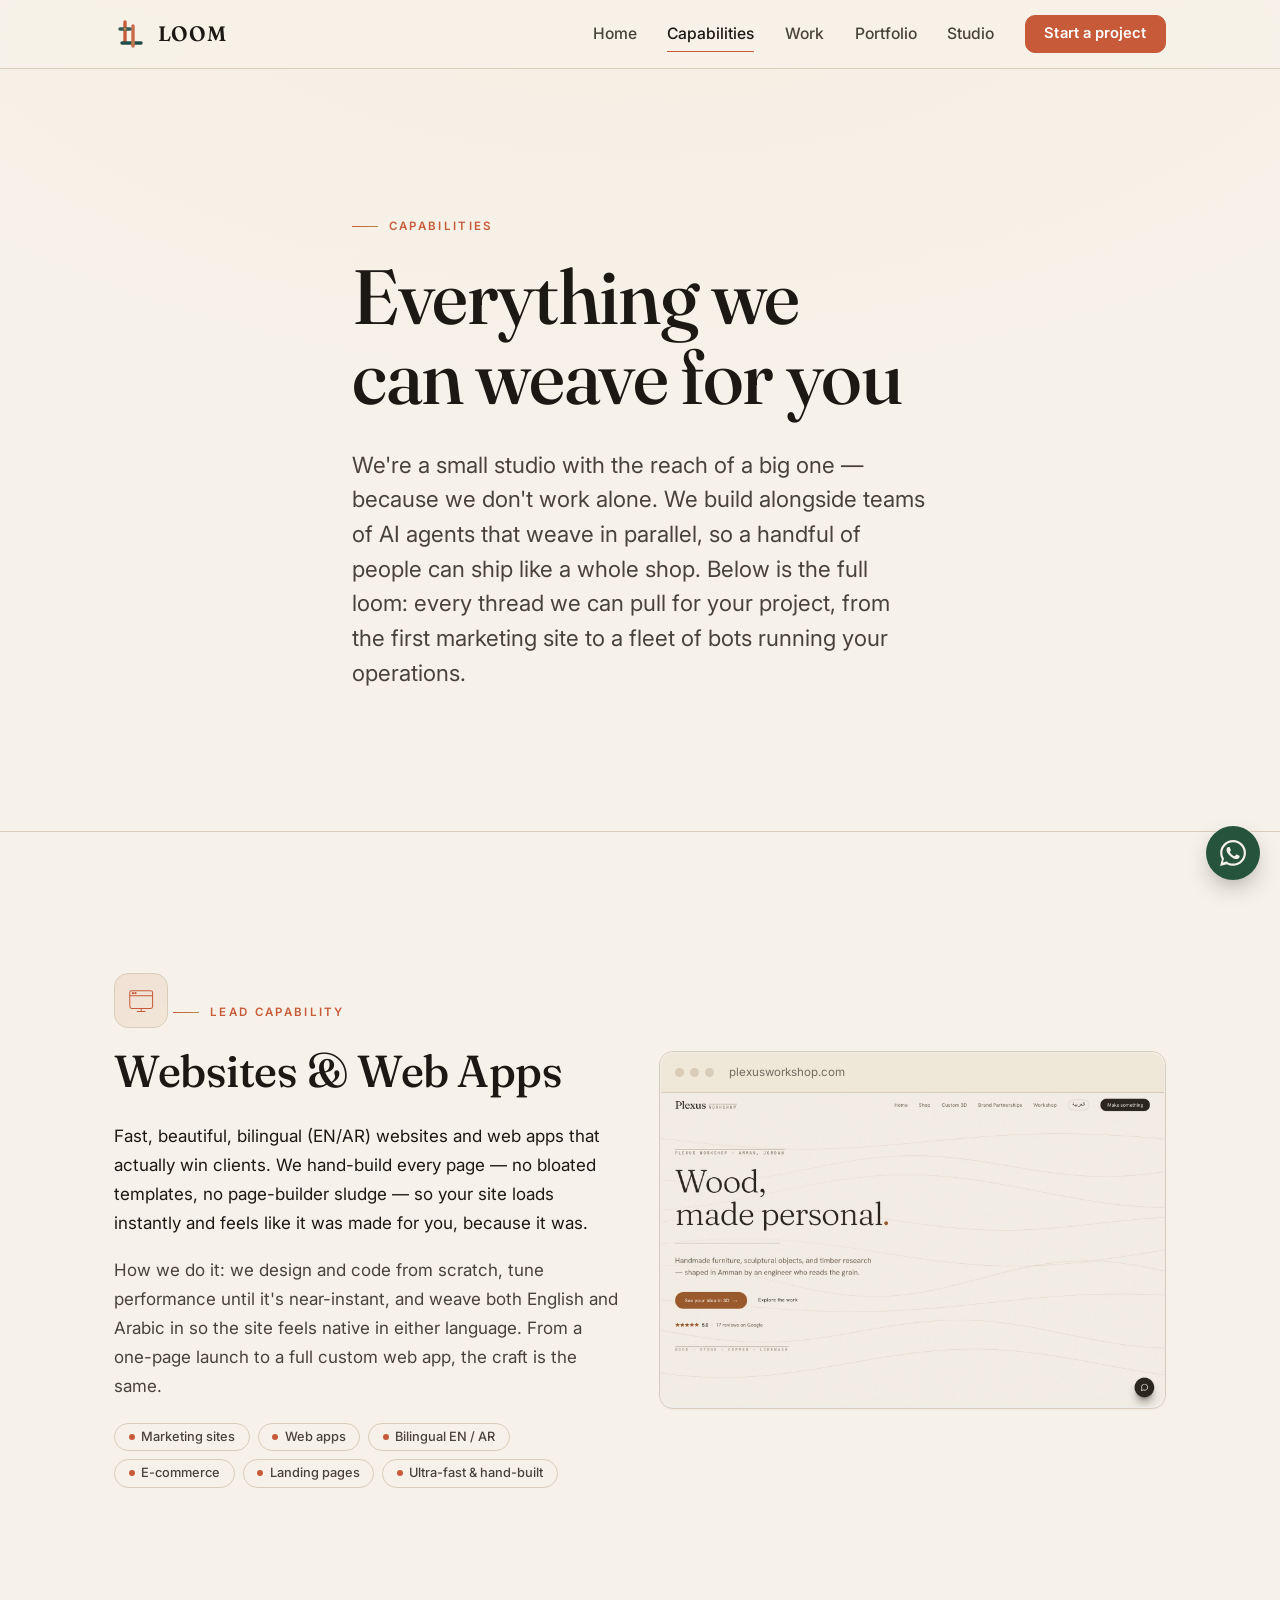
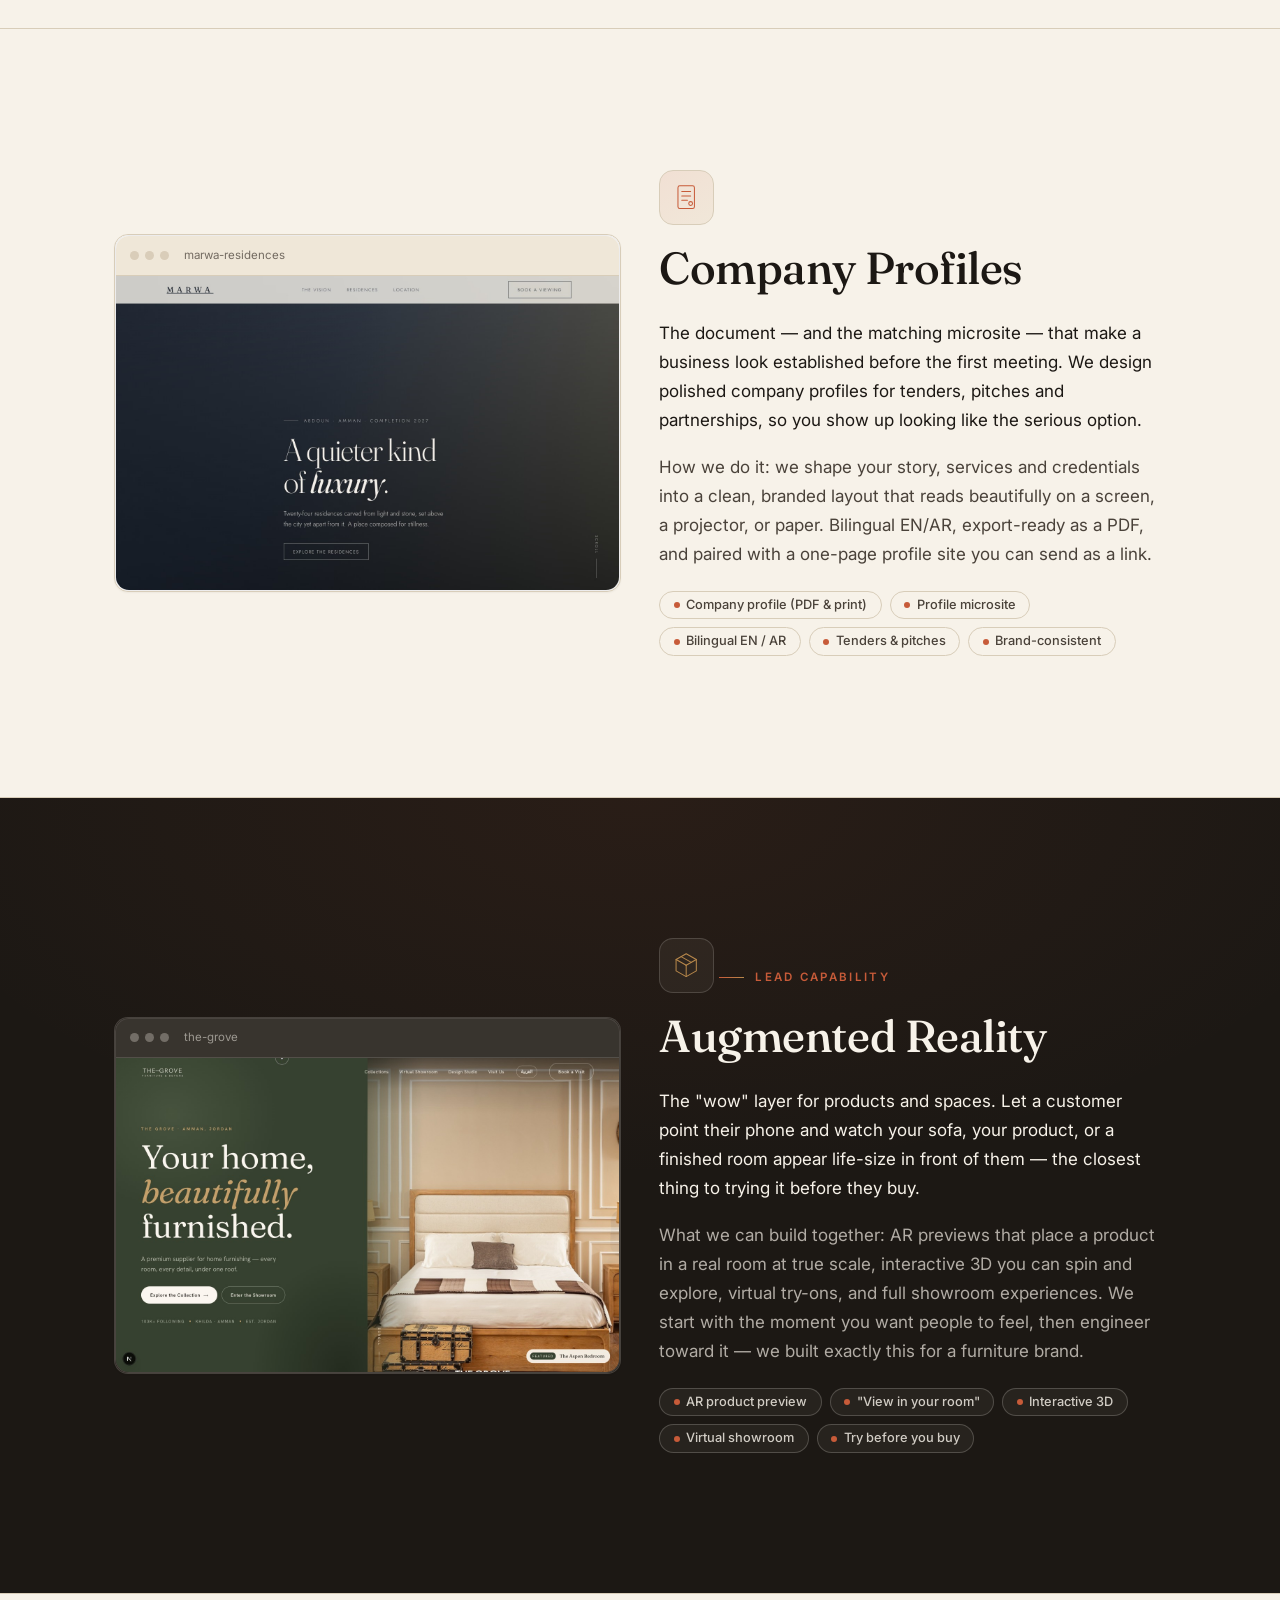
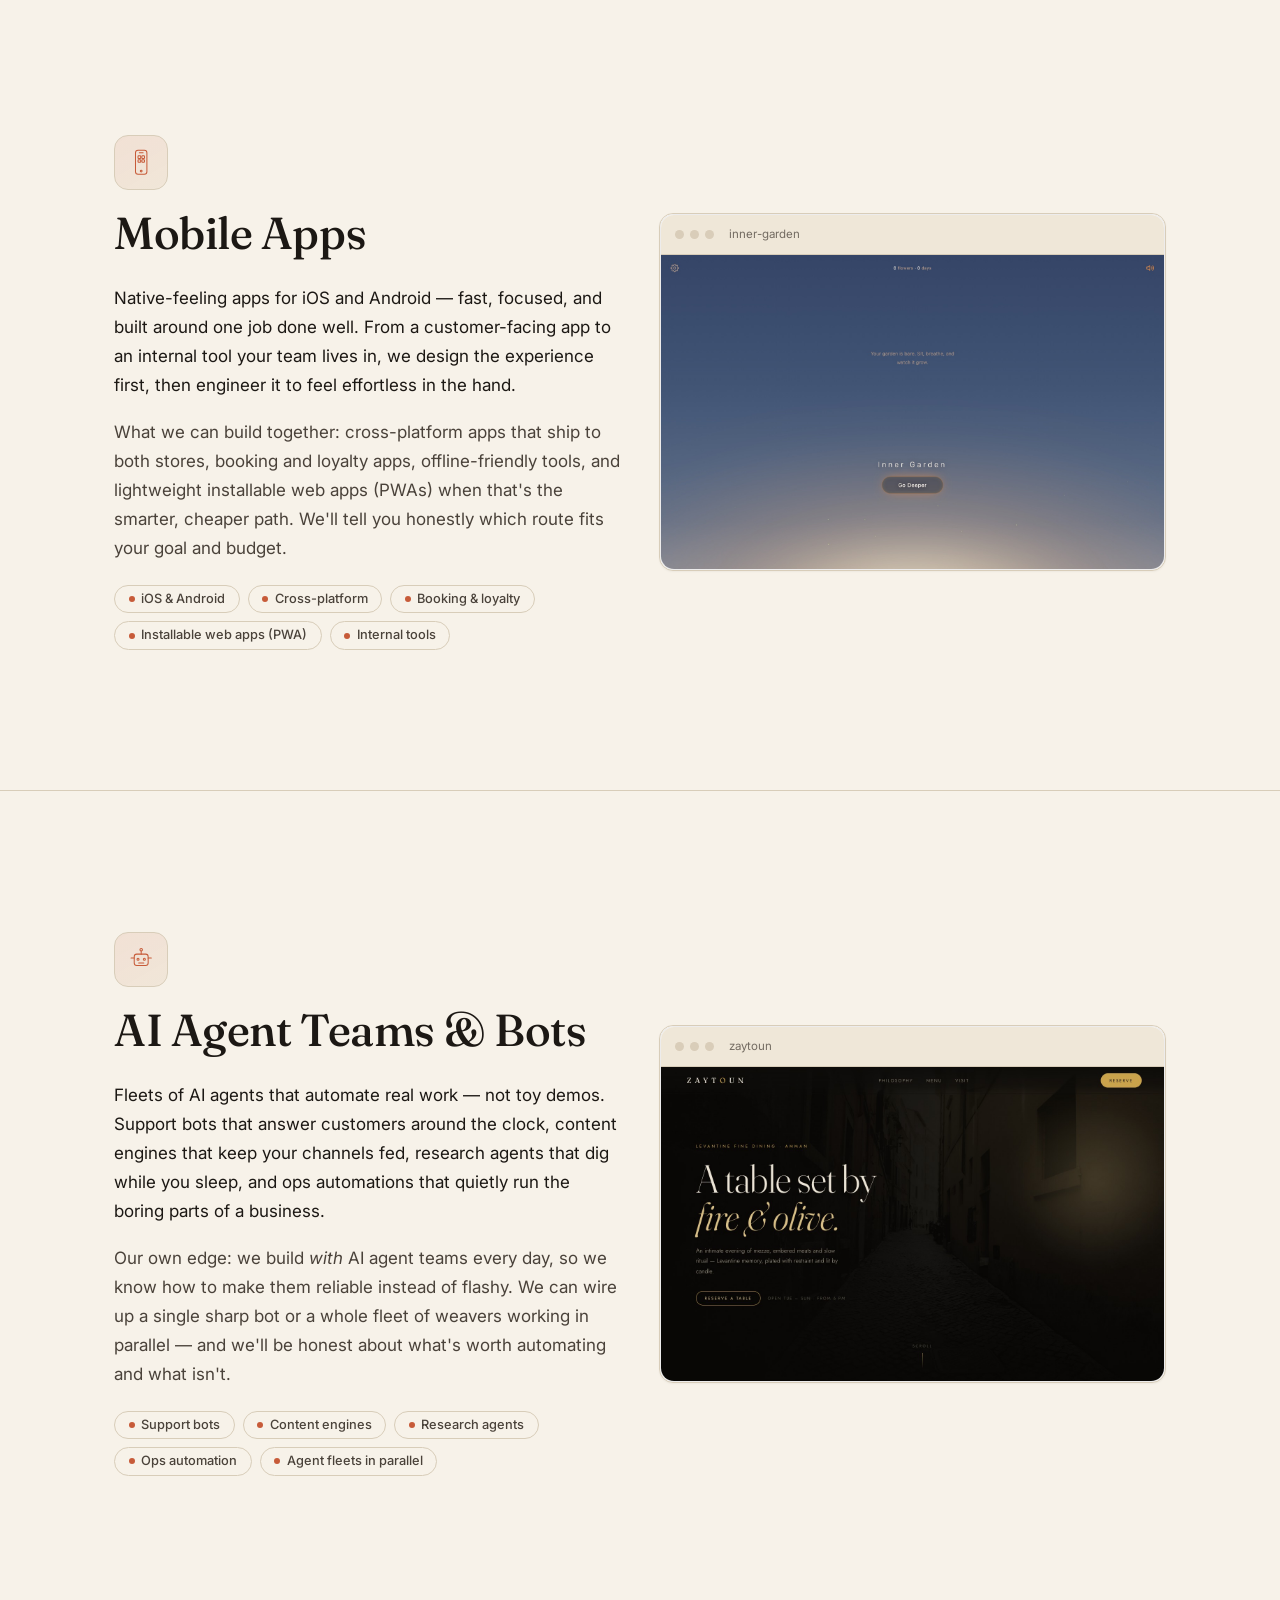
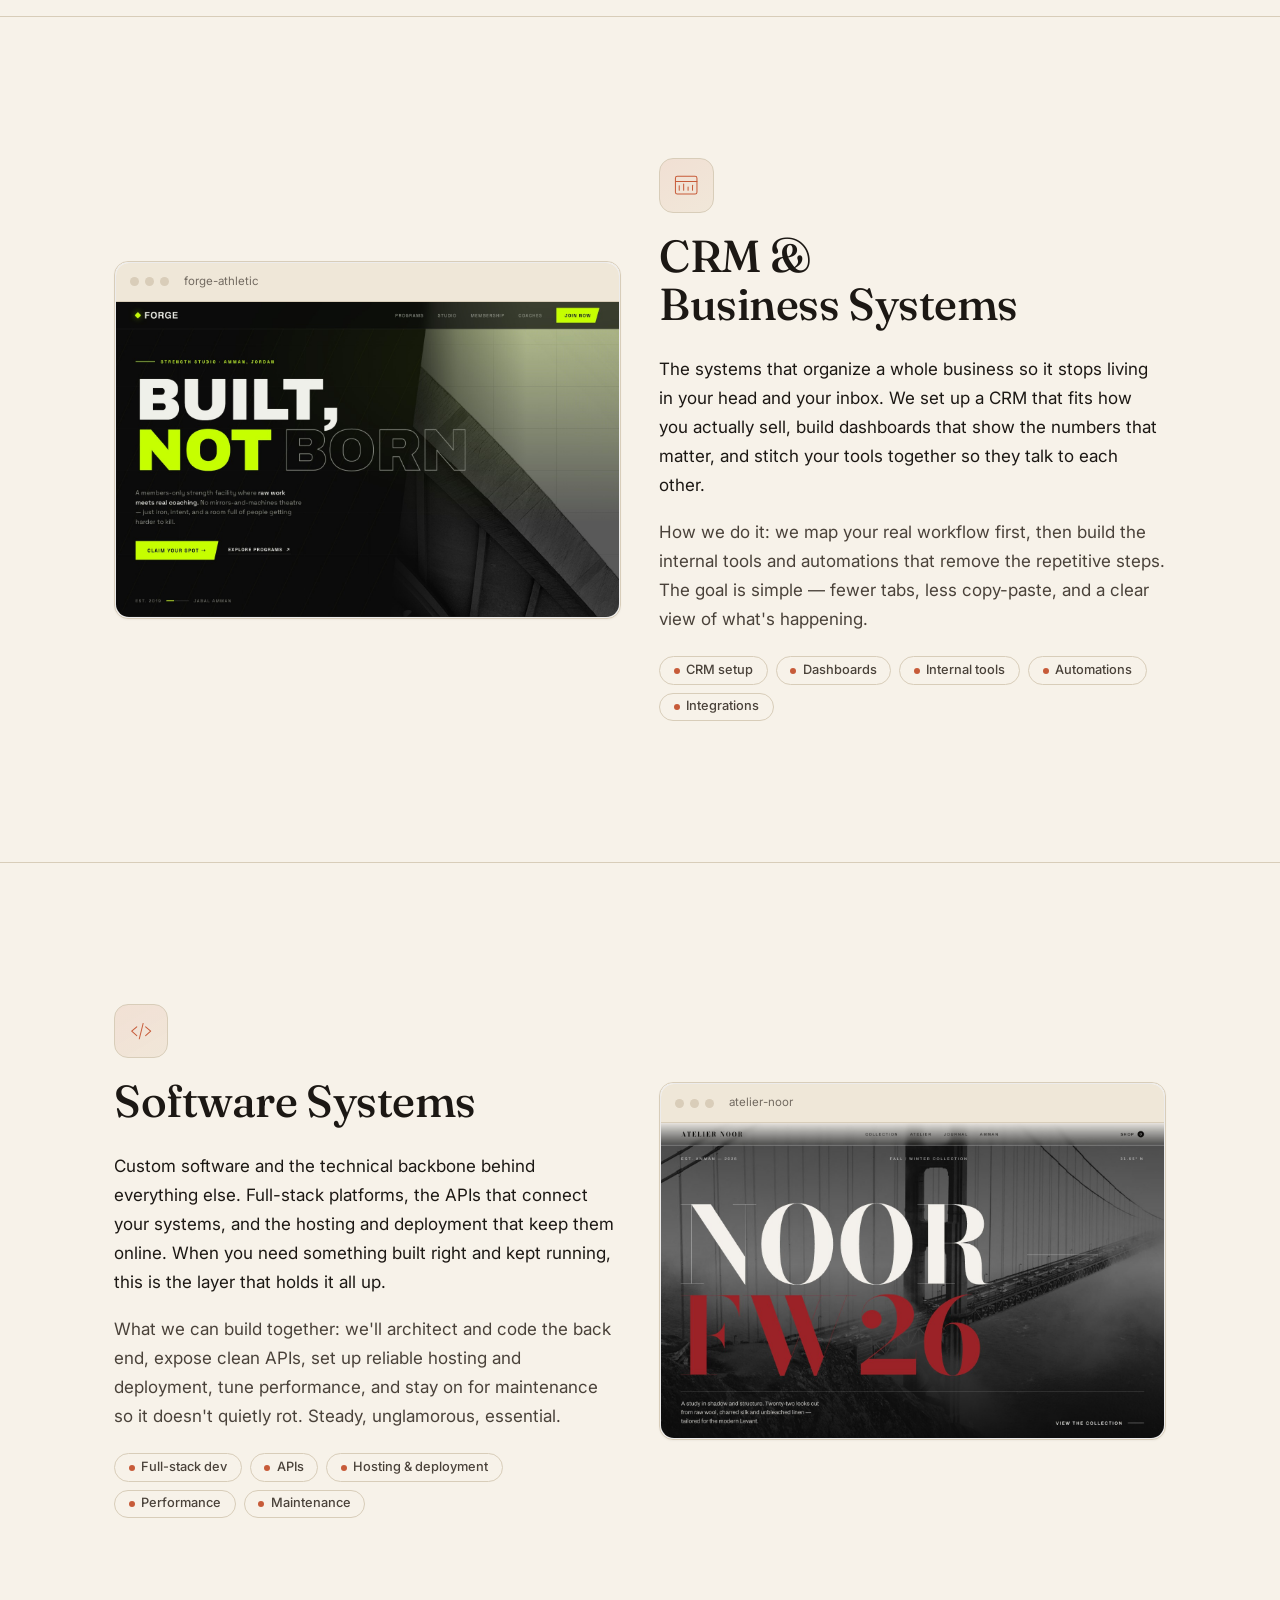
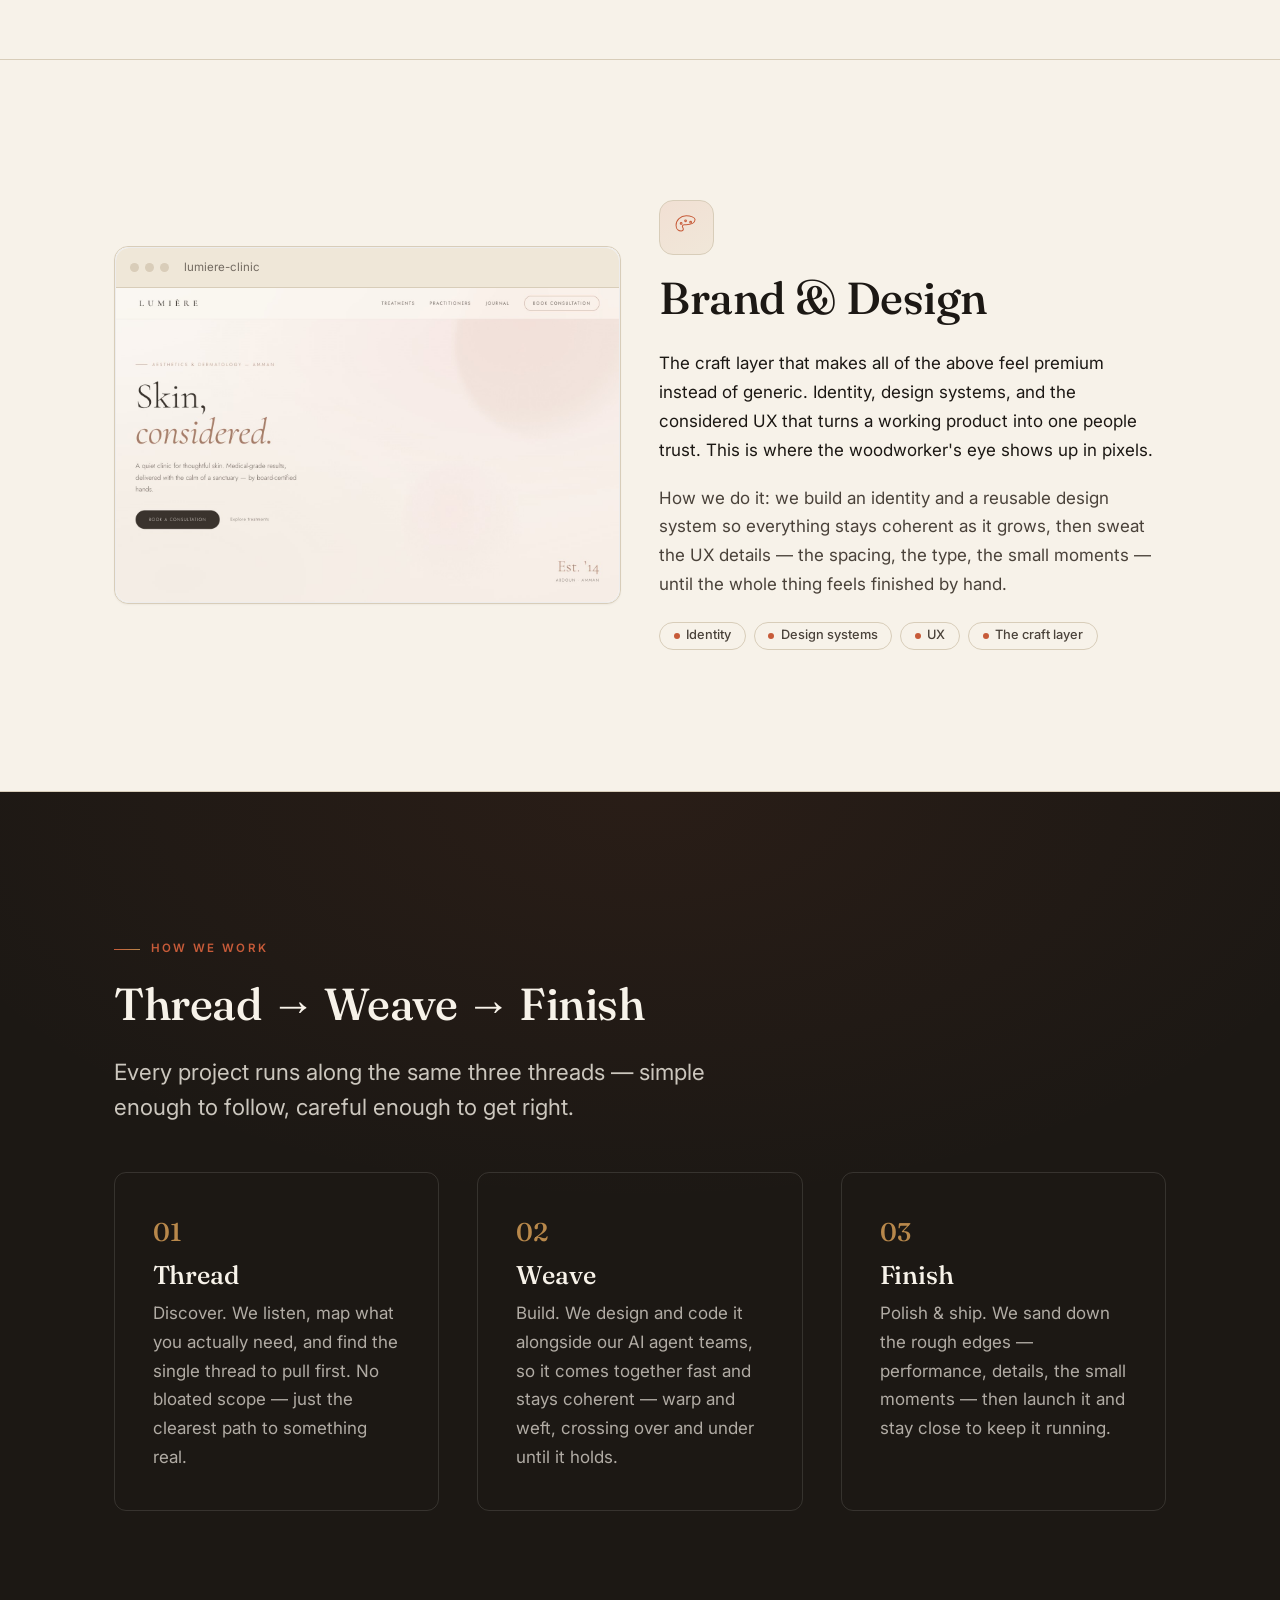
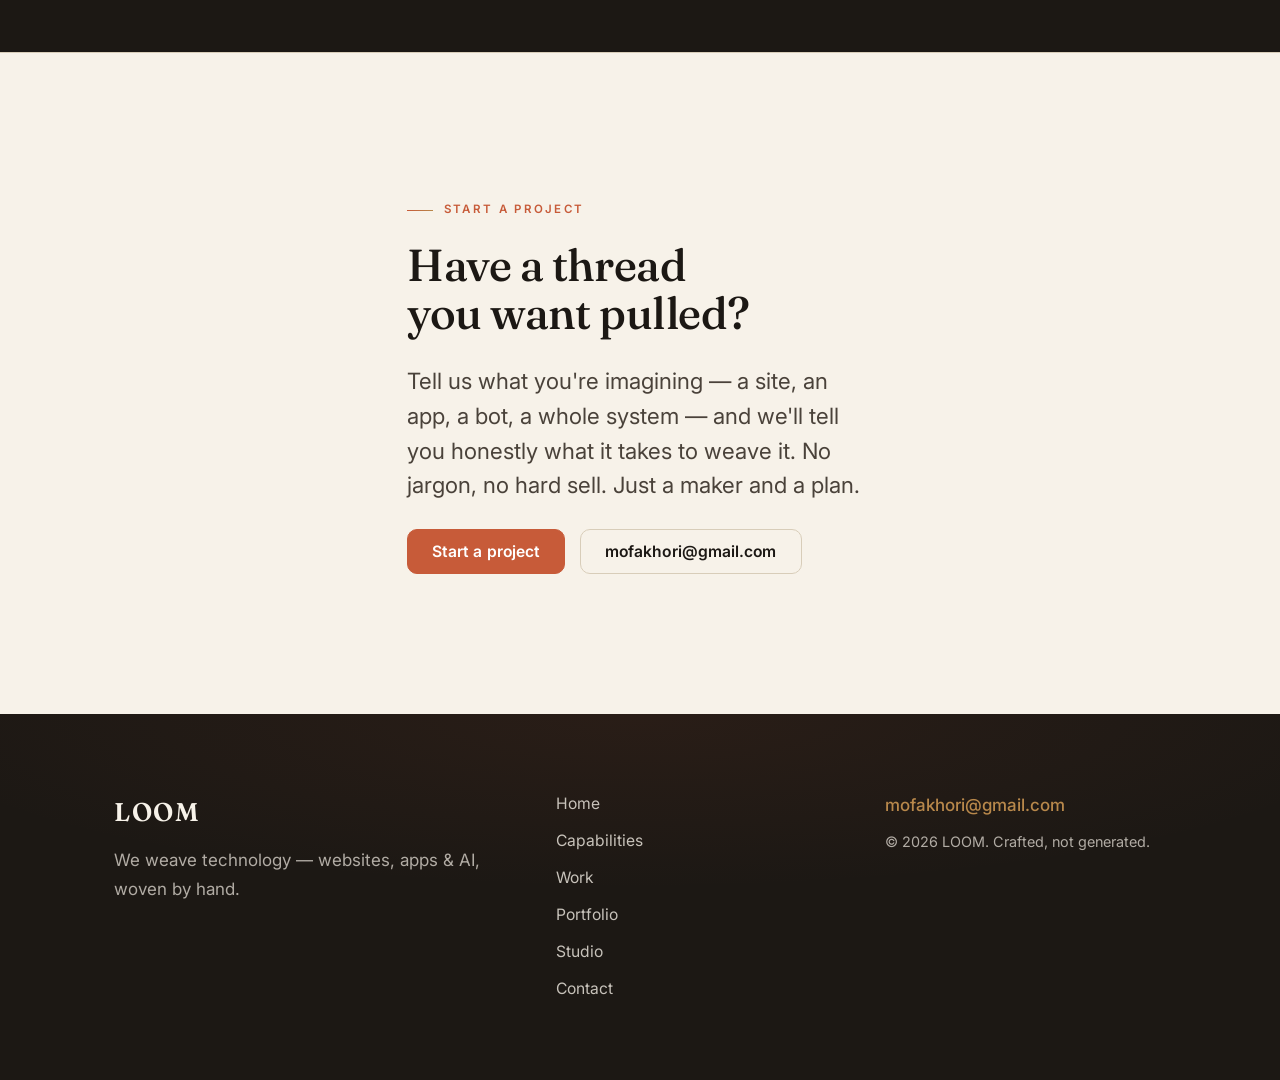
<file: services.html>
<!DOCTYPE html>
<html lang="en">
<head>
  <meta charset="UTF-8">
  <meta name="viewport" content="width=device-width, initial-scale=1.0">
  <title>Capabilities — LOOM</title>
  <meta name="description" content="Everything LOOM can weave for you: websites & web apps, company profiles, augmented reality, mobile apps, AI agent teams, CRM & business systems, software systems, and brand & design.">
  <meta name="theme-color" content="#F7F2E9">
  <meta property="og:title" content="LOOM — We weave technology">
  <meta property="og:description" content="Websites, apps & AI, woven by hand. A digital craft studio.">
  <meta property="og:type" content="website">
  <meta property="og:image" content="assets/img/og.svg">
  <meta name="twitter:card" content="summary_large_image">
  <link rel="icon" href="assets/img/favicon.svg" type="image/svg+xml">
  <link rel="preconnect" href="https://fonts.googleapis.com">
  <link rel="preconnect" href="https://fonts.gstatic.com" crossorigin>
  <link href="https://fonts.googleapis.com/css2?family=Fraunces:opsz,wght@9..144,400;9..144,500;9..144,600&family=Inter:wght@400;500;600&display=swap" rel="stylesheet">
  <link rel="stylesheet" href="assets/css/loom.css">
  <style>
    /* Real screenshots in the capability visuals (replaces the woven placeholders) */
    .cap__visual { min-height: 0; }
    .cap__shot {
      border-radius: 14px; overflow: hidden; box-shadow: var(--shadow);
      border: 1px solid rgba(28,24,20,.08); background: #fff;
    }
    .cap__shot-bar {
      display: flex; align-items: center; gap: 6px; padding: .6rem .85rem;
      background: var(--paper-2); border-bottom: 1px solid var(--line);
    }
    .cap__shot-bar span { width: 9px; height: 9px; border-radius: 50%; background: #d9cdb9; }
    .cap__shot-bar em { margin-inline-start: .6rem; font-style: normal; font-size: .72rem; color: var(--ink-soft); opacity: .75; }
    .cap__shot img {
      display: block; width: 100%; aspect-ratio: 16 / 10;
      object-fit: cover; object-position: top center;
      transition: transform .9s cubic-bezier(.22,1,.36,1);
    }
    .cap__shot:hover img { transform: scale(1.04); }
    .section--ink .cap__shot { border-color: rgba(247,242,233,.14); background: rgba(247,242,233,.04); }
    .section--ink .cap__shot-bar { background: rgba(247,242,233,.06); border-bottom-color: rgba(247,242,233,.14); }
    .section--ink .cap__shot-bar span { background: rgba(247,242,233,.3); }
    .section--ink .cap__shot-bar em { color: rgba(247,242,233,.7); }
  </style>
</head>
<body>
<header class="nav">
  <div class="nav__inner wrap">
    <a class="nav__logo" href="index.html" aria-label="LOOM home">
      <img src="assets/img/logo.svg" alt="" width="34" height="34">
      <span>LOOM</span>
    </a>
    <button class="nav__toggle" aria-label="Menu" aria-expanded="false">
      <span></span><span></span><span></span>
    </button>
    <nav class="nav__links" aria-label="Primary">
      <a href="index.html">Home</a>
      <a href="services.html" aria-current="page">Capabilities</a>
      <a href="work.html">Work</a>
      <a href="portfolio.html">Portfolio</a>
      <a href="about.html">Studio</a>
      <a class="btn btn--thread nav__cta" href="about.html#contact">Start a project</a>
    </nav>
  </div>
</header>

<main>

  <!-- ============ PAGE HEADER ============ -->
  <section class="section">
    <div class="wrap cap-header">
      <p class="eyebrow reveal">Capabilities</p>
      <h1 class="display reveal">Everything we can weave for you</h1>
      <p class="lede reveal">We're a small studio with the reach of a big one — because we don't work alone. We build alongside teams of AI agents that weave in parallel, so a handful of people can ship like a whole shop. Below is the full loom: every thread we can pull for your project, from the first marketing site to a fleet of bots running your operations.</p>
    </div>
  </section>

  <!-- ============ 1. WEBSITES & WEB APPS (LEAD) ============ -->
  <section class="section">
    <div class="wrap">
      <div class="cap cap--lead grid-2 reveal">
        <div class="cap__text">
          <span class="cap__icon" aria-hidden="true">
            <svg viewBox="0 0 48 48" width="48" height="48" fill="none" stroke="currentColor" stroke-width="1.6" stroke-linecap="round" stroke-linejoin="round">
              <rect x="6" y="9" width="36" height="28" rx="3"/>
              <path d="M6 17h36"/>
              <circle cx="11" cy="13" r="1"/><circle cx="15" cy="13" r="1"/>
              <path d="M18 42h12"/><path d="M24 37v5"/>
            </svg>
          </span>
          <p class="eyebrow">Lead capability</p>
          <h2>Websites &amp; Web Apps</h2>
          <p>Fast, beautiful, bilingual (EN/AR) websites and web apps that actually win clients. We hand-build every page — no bloated templates, no page-builder sludge — so your site loads instantly and feels like it was made for you, because it was.</p>
          <p class="muted">How we do it: we design and code from scratch, tune performance until it's near-instant, and weave both English and Arabic in so the site feels native in either language. From a one-page launch to a full custom web app, the craft is the same.</p>
          <div class="pill-row">
            <span class="pill">Marketing sites</span>
            <span class="pill">Web apps</span>
            <span class="pill">Bilingual EN / AR</span>
            <span class="pill">E-commerce</span>
            <span class="pill">Landing pages</span>
            <span class="pill">Ultra-fast &amp; hand-built</span>
          </div>
        </div>
        <div class="cap__visual" aria-hidden="true">
          <div class="cap__weave"></div>
        </div>
      </div>
    </div>
  </section>

  <!-- ============ COMPANY PROFILES — flipped ============ -->
  <section class="section">
    <div class="wrap">
      <div class="cap cap--flip grid-2 reveal">
        <div class="cap__visual" aria-hidden="true">
          <div class="cap__weave"></div>
        </div>
        <div class="cap__text">
          <span class="cap__icon" aria-hidden="true">
            <svg viewBox="0 0 48 48" width="48" height="48" fill="none" stroke="currentColor" stroke-width="1.6" stroke-linecap="round" stroke-linejoin="round">
              <rect x="11" y="6" width="26" height="36" rx="3"/>
              <path d="M17 15h14"/><path d="M17 22h14"/><path d="M17 29h9"/>
              <circle cx="31" cy="34" r="3"/>
            </svg>
          </span>
          <h2>Company Profiles</h2>
          <p>The document &mdash; and the matching microsite &mdash; that make a business look established before the first meeting. We design polished company profiles for tenders, pitches and partnerships, so you show up looking like the serious option.</p>
          <p class="muted">How we do it: we shape your story, services and credentials into a clean, branded layout that reads beautifully on a screen, a projector, or paper. Bilingual EN/AR, export-ready as a PDF, and paired with a one-page profile site you can send as a link.</p>
          <div class="pill-row">
            <span class="pill">Company profile (PDF &amp; print)</span>
            <span class="pill">Profile microsite</span>
            <span class="pill">Bilingual EN / AR</span>
            <span class="pill">Tenders &amp; pitches</span>
            <span class="pill">Brand-consistent</span>
          </div>
        </div>
      </div>
    </div>
  </section>

  <!-- ============ 2. AR & CUSTOM APPS (LEAD) — flipped ============ -->
  <section class="section section--ink">
    <div class="wrap">
      <div class="cap cap--lead cap--flip grid-2 reveal">
        <div class="cap__visual" aria-hidden="true">
          <div class="cap__weave"></div>
        </div>
        <div class="cap__text">
          <span class="cap__icon" aria-hidden="true">
            <svg viewBox="0 0 48 48" width="48" height="48" fill="none" stroke="currentColor" stroke-width="1.6" stroke-linecap="round" stroke-linejoin="round">
              <path d="M24 6l16 9v18l-16 9-16-9V15z"/>
              <path d="M24 24l16-9"/><path d="M24 24v18"/><path d="M24 24L8 15"/>
              <path d="M16 10.5l16 9"/>
            </svg>
          </span>
          <p class="eyebrow">Lead capability</p>
          <h2>Augmented Reality</h2>
          <p>The "wow" layer for products and spaces. Let a customer point their phone and watch your sofa, your product, or a finished room appear life-size in front of them — the closest thing to trying it before they buy.</p>
          <p class="muted">What we can build together: AR previews that place a product in a real room at true scale, interactive 3D you can spin and explore, virtual try-ons, and full showroom experiences. We start with the moment you want people to feel, then engineer toward it — we built exactly this for a furniture brand.</p>
          <div class="pill-row">
            <span class="pill">AR product preview</span>
            <span class="pill">"View in your room"</span>
            <span class="pill">Interactive 3D</span>
            <span class="pill">Virtual showroom</span>
            <span class="pill">Try before you buy</span>
          </div>
        </div>
      </div>
    </div>
  </section>

  <!-- ============ MOBILE APPS ============ -->
  <section class="section">
    <div class="wrap">
      <div class="cap grid-2 reveal">
        <div class="cap__text">
          <span class="cap__icon" aria-hidden="true">
            <svg viewBox="0 0 48 48" width="48" height="48" fill="none" stroke="currentColor" stroke-width="1.6" stroke-linecap="round" stroke-linejoin="round">
              <rect x="15" y="5" width="18" height="38" rx="4"/>
              <path d="M21 9h6"/><circle cx="24" cy="38" r="1.4"/>
              <rect x="19" y="14" width="4.2" height="4.2" rx="1"/><rect x="25" y="14" width="4.2" height="4.2" rx="1"/>
              <rect x="19" y="20" width="4.2" height="4.2" rx="1"/><rect x="25" y="20" width="4.2" height="4.2" rx="1"/>
            </svg>
          </span>
          <h2>Mobile Apps</h2>
          <p>Native-feeling apps for iOS and Android &mdash; fast, focused, and built around one job done well. From a customer-facing app to an internal tool your team lives in, we design the experience first, then engineer it to feel effortless in the hand.</p>
          <p class="muted">What we can build together: cross-platform apps that ship to both stores, booking and loyalty apps, offline-friendly tools, and lightweight installable web apps (PWAs) when that's the smarter, cheaper path. We'll tell you honestly which route fits your goal and budget.</p>
          <div class="pill-row">
            <span class="pill">iOS &amp; Android</span>
            <span class="pill">Cross-platform</span>
            <span class="pill">Booking &amp; loyalty</span>
            <span class="pill">Installable web apps (PWA)</span>
            <span class="pill">Internal tools</span>
          </div>
        </div>
        <div class="cap__visual" aria-hidden="true">
          <div class="cap__weave"></div>
        </div>
      </div>
    </div>
  </section>

  <!-- ============ 3. AI AGENT TEAMS & BOTS ============ -->
  <section class="section">
    <div class="wrap">
      <div class="cap grid-2 reveal">
        <div class="cap__text">
          <span class="cap__icon" aria-hidden="true">
            <svg viewBox="0 0 48 48" width="48" height="48" fill="none" stroke="currentColor" stroke-width="1.6" stroke-linecap="round" stroke-linejoin="round">
              <rect x="13" y="16" width="22" height="18" rx="4"/>
              <path d="M24 16v-5"/><circle cx="24" cy="9" r="2"/>
              <circle cx="19" cy="24" r="1.6"/><circle cx="29" cy="24" r="1.6"/>
              <path d="M20 30h8"/><path d="M13 22H8"/><path d="M35 22h5"/>
            </svg>
          </span>
          <h2>AI Agent Teams &amp; Bots</h2>
          <p>Fleets of AI agents that automate real work — not toy demos. Support bots that answer customers around the clock, content engines that keep your channels fed, research agents that dig while you sleep, and ops automations that quietly run the boring parts of a business.</p>
          <p class="muted">Our own edge: we build <em>with</em> AI agent teams every day, so we know how to make them reliable instead of flashy. We can wire up a single sharp bot or a whole fleet of weavers working in parallel — and we'll be honest about what's worth automating and what isn't.</p>
          <div class="pill-row">
            <span class="pill">Support bots</span>
            <span class="pill">Content engines</span>
            <span class="pill">Research agents</span>
            <span class="pill">Ops automation</span>
            <span class="pill">Agent fleets in parallel</span>
          </div>
        </div>
        <div class="cap__visual" aria-hidden="true">
          <div class="cap__weave"></div>
        </div>
      </div>
    </div>
  </section>

  <!-- ============ 4. CRM & BUSINESS SYSTEMS — flipped ============ -->
  <section class="section">
    <div class="wrap">
      <div class="cap cap--flip grid-2 reveal">
        <div class="cap__visual" aria-hidden="true">
          <div class="cap__weave"></div>
        </div>
        <div class="cap__text">
          <span class="cap__icon" aria-hidden="true">
            <svg viewBox="0 0 48 48" width="48" height="48" fill="none" stroke="currentColor" stroke-width="1.6" stroke-linecap="round" stroke-linejoin="round">
              <rect x="7" y="10" width="34" height="28" rx="3"/>
              <path d="M7 18h34"/>
              <path d="M13 25v7"/><path d="M20 22v10"/><path d="M27 27v5"/><path d="M34 24v8"/>
            </svg>
          </span>
          <h2>CRM &amp; Business Systems</h2>
          <p>The systems that organize a whole business so it stops living in your head and your inbox. We set up a CRM that fits how you actually sell, build dashboards that show the numbers that matter, and stitch your tools together so they talk to each other.</p>
          <p class="muted">How we do it: we map your real workflow first, then build the internal tools and automations that remove the repetitive steps. The goal is simple — fewer tabs, less copy-paste, and a clear view of what's happening.</p>
          <div class="pill-row">
            <span class="pill">CRM setup</span>
            <span class="pill">Dashboards</span>
            <span class="pill">Internal tools</span>
            <span class="pill">Automations</span>
            <span class="pill">Integrations</span>
          </div>
        </div>
      </div>
    </div>
  </section>

  <!-- ============ 5. IT & DEVELOPMENT ============ -->
  <section class="section">
    <div class="wrap">
      <div class="cap grid-2 reveal">
        <div class="cap__text">
          <span class="cap__icon" aria-hidden="true">
            <svg viewBox="0 0 48 48" width="48" height="48" fill="none" stroke="currentColor" stroke-width="1.6" stroke-linecap="round" stroke-linejoin="round">
              <path d="M17 17l-8 7 8 7"/><path d="M31 17l8 7-8 7"/><path d="M27 12l-6 24"/>
            </svg>
          </span>
          <h2>Software Systems</h2>
          <p>Custom software and the technical backbone behind everything else. Full-stack platforms, the APIs that connect your systems, and the hosting and deployment that keep them online. When you need something built right and kept running, this is the layer that holds it all up.</p>
          <p class="muted">What we can build together: we'll architect and code the back end, expose clean APIs, set up reliable hosting and deployment, tune performance, and stay on for maintenance so it doesn't quietly rot. Steady, unglamorous, essential.</p>
          <div class="pill-row">
            <span class="pill">Full-stack dev</span>
            <span class="pill">APIs</span>
            <span class="pill">Hosting &amp; deployment</span>
            <span class="pill">Performance</span>
            <span class="pill">Maintenance</span>
          </div>
        </div>
        <div class="cap__visual" aria-hidden="true">
          <div class="cap__weave"></div>
        </div>
      </div>
    </div>
  </section>

  <!-- ============ 6. BRAND & DESIGN — flipped ============ -->
  <section class="section">
    <div class="wrap">
      <div class="cap cap--flip grid-2 reveal">
        <div class="cap__visual" aria-hidden="true">
          <div class="cap__weave"></div>
        </div>
        <div class="cap__text">
          <span class="cap__icon" aria-hidden="true">
            <svg viewBox="0 0 48 48" width="48" height="48" fill="none" stroke="currentColor" stroke-width="1.6" stroke-linecap="round" stroke-linejoin="round">
              <path d="M24 6c-9 0-16 6.5-16 15 0 6 4 9 8 9 2.5 0 3.5-1.5 3.5-3 0-2-1.5-2.5-1.5-4.5 0-1.5 1.2-2.5 3-2.5h3C32 20 38 17 38 12 38 8.5 31 6 24 6z"/>
              <circle cx="16" cy="18" r="1.4"/><circle cx="23" cy="14" r="1.4"/><circle cx="31" cy="16" r="1.4"/>
            </svg>
          </span>
          <h2>Brand &amp; Design</h2>
          <p>The craft layer that makes all of the above feel premium instead of generic. Identity, design systems, and the considered UX that turns a working product into one people trust. This is where the woodworker's eye shows up in pixels.</p>
          <p class="muted">How we do it: we build an identity and a reusable design system so everything stays coherent as it grows, then sweat the UX details — the spacing, the type, the small moments — until the whole thing feels finished by hand.</p>
          <div class="pill-row">
            <span class="pill">Identity</span>
            <span class="pill">Design systems</span>
            <span class="pill">UX</span>
            <span class="pill">The craft layer</span>
          </div>
        </div>
      </div>
    </div>
  </section>

  <!-- ============ HOW WE WORK ============ -->
  <section class="section section--ink">
    <div class="wrap">
      <div class="cap-process reveal">
        <p class="eyebrow">How we work</p>
        <h2>Thread → Weave → Finish</h2>
        <p class="lede">Every project runs along the same three threads — simple enough to follow, careful enough to get right.</p>
      </div>
      <div class="grid-3">
        <div class="card reveal">
          <span class="cap-process__num">01</span>
          <h3>Thread</h3>
          <p class="muted">Discover. We listen, map what you actually need, and find the single thread to pull first. No bloated scope — just the clearest path to something real.</p>
        </div>
        <div class="card reveal">
          <span class="cap-process__num">02</span>
          <h3>Weave</h3>
          <p class="muted">Build. We design and code it alongside our AI agent teams, so it comes together fast and stays coherent — warp and weft, crossing over and under until it holds.</p>
        </div>
        <div class="card reveal">
          <span class="cap-process__num">03</span>
          <h3>Finish</h3>
          <p class="muted">Polish &amp; ship. We sand down the rough edges — performance, details, the small moments — then launch it and stay close to keep it running.</p>
        </div>
      </div>
    </div>
  </section>

  <!-- ============ CLOSING CTA ============ -->
  <section class="section">
    <div class="wrap cap-cta reveal">
      <p class="eyebrow">Start a project</p>
      <h2>Have a thread you want pulled?</h2>
      <p class="lede">Tell us what you're imagining — a site, an app, a bot, a whole system — and we'll tell you honestly what it takes to weave it. No jargon, no hard sell. Just a maker and a plan.</p>
      <div class="cap-cta__btns">
        <a class="btn btn--thread" href="about.html#contact">Start a project</a>
        <a class="btn btn--ghost" href="mailto:mofakhori@gmail.com">mofakhori@gmail.com</a>
      </div>
    </div>
  </section>

</main>

<footer class="footer section--ink">
  <div class="footer__inner wrap">
    <div class="footer__brand">
      <span class="footer__logo">LOOM</span>
      <p class="muted">We weave technology — websites, apps & AI, woven by hand.</p>
    </div>
    <nav class="footer__nav" aria-label="Footer">
      <a href="index.html">Home</a>
      <a href="services.html">Capabilities</a>
      <a href="work.html">Work</a>
      <a href="portfolio.html">Portfolio</a>
      <a href="about.html">Studio</a>
      <a href="about.html#contact">Contact</a>
    </nav>
    <div class="footer__contact">
      <a href="mailto:mofakhori@gmail.com">mofakhori@gmail.com</a>
      <p class="muted">© <span data-year>2026</span> LOOM. Crafted, not generated.</p>
    </div>
  </div>
</footer>
<script>
  /* Replace the woven placeholders in each capability with a real work screenshot. */
  (function () {
    var shots = [
      { img: 'assets/img/work/plexus.jpg',            url: 'plexusworkshop.com' },
      { img: 'assets/img/work/concepts/marwa.jpg',    url: 'marwa-residences' },
      { img: 'assets/img/work/grove.jpg',             url: 'the-grove' },
      { img: 'assets/img/work/innergarden-desktop.jpg', url: 'inner-garden' },
      { img: 'assets/img/work/concepts/zaytoun.jpg',  url: 'zaytoun' },
      { img: 'assets/img/work/concepts/forge.jpg',    url: 'forge-athletic' },
      { img: 'assets/img/work/concepts/noor.jpg',     url: 'atelier-noor' },
      { img: 'assets/img/work/concepts/lumiere.jpg',  url: 'lumiere-clinic' }
    ];
    var vis = document.querySelectorAll('.cap__visual');
    vis.forEach(function (v, i) {
      var s = shots[i % shots.length];
      v.removeAttribute('aria-hidden');
      v.innerHTML =
        '<div class="cap__shot">' +
          '<div class="cap__shot-bar"><span></span><span></span><span></span><em>' + s.url + '</em></div>' +
          '<img loading="lazy" alt="" src="' + s.img + '">' +
        '</div>';
    });
  })();
</script>
<script src="assets/js/loom.js" defer></script>
<script src="assets/js/loom-3d.js" defer></script>
</body>
</html>
</file>
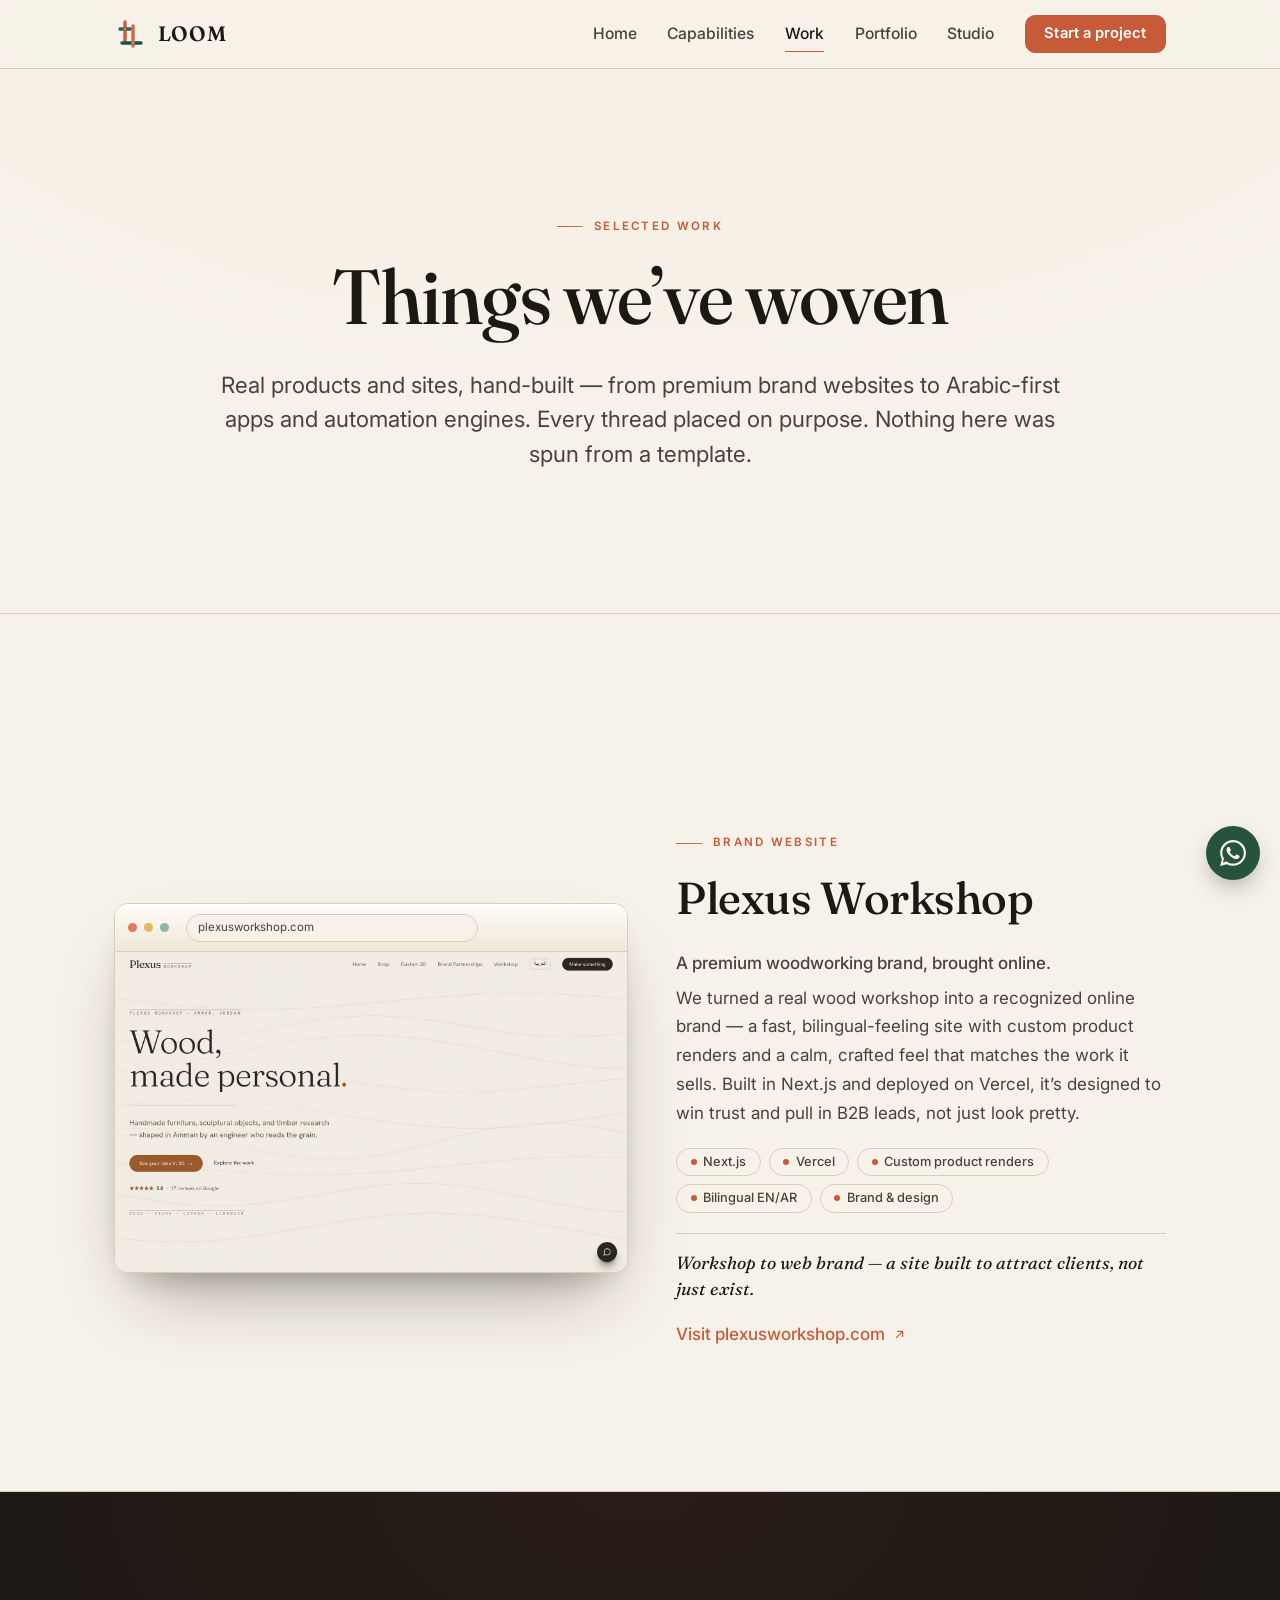
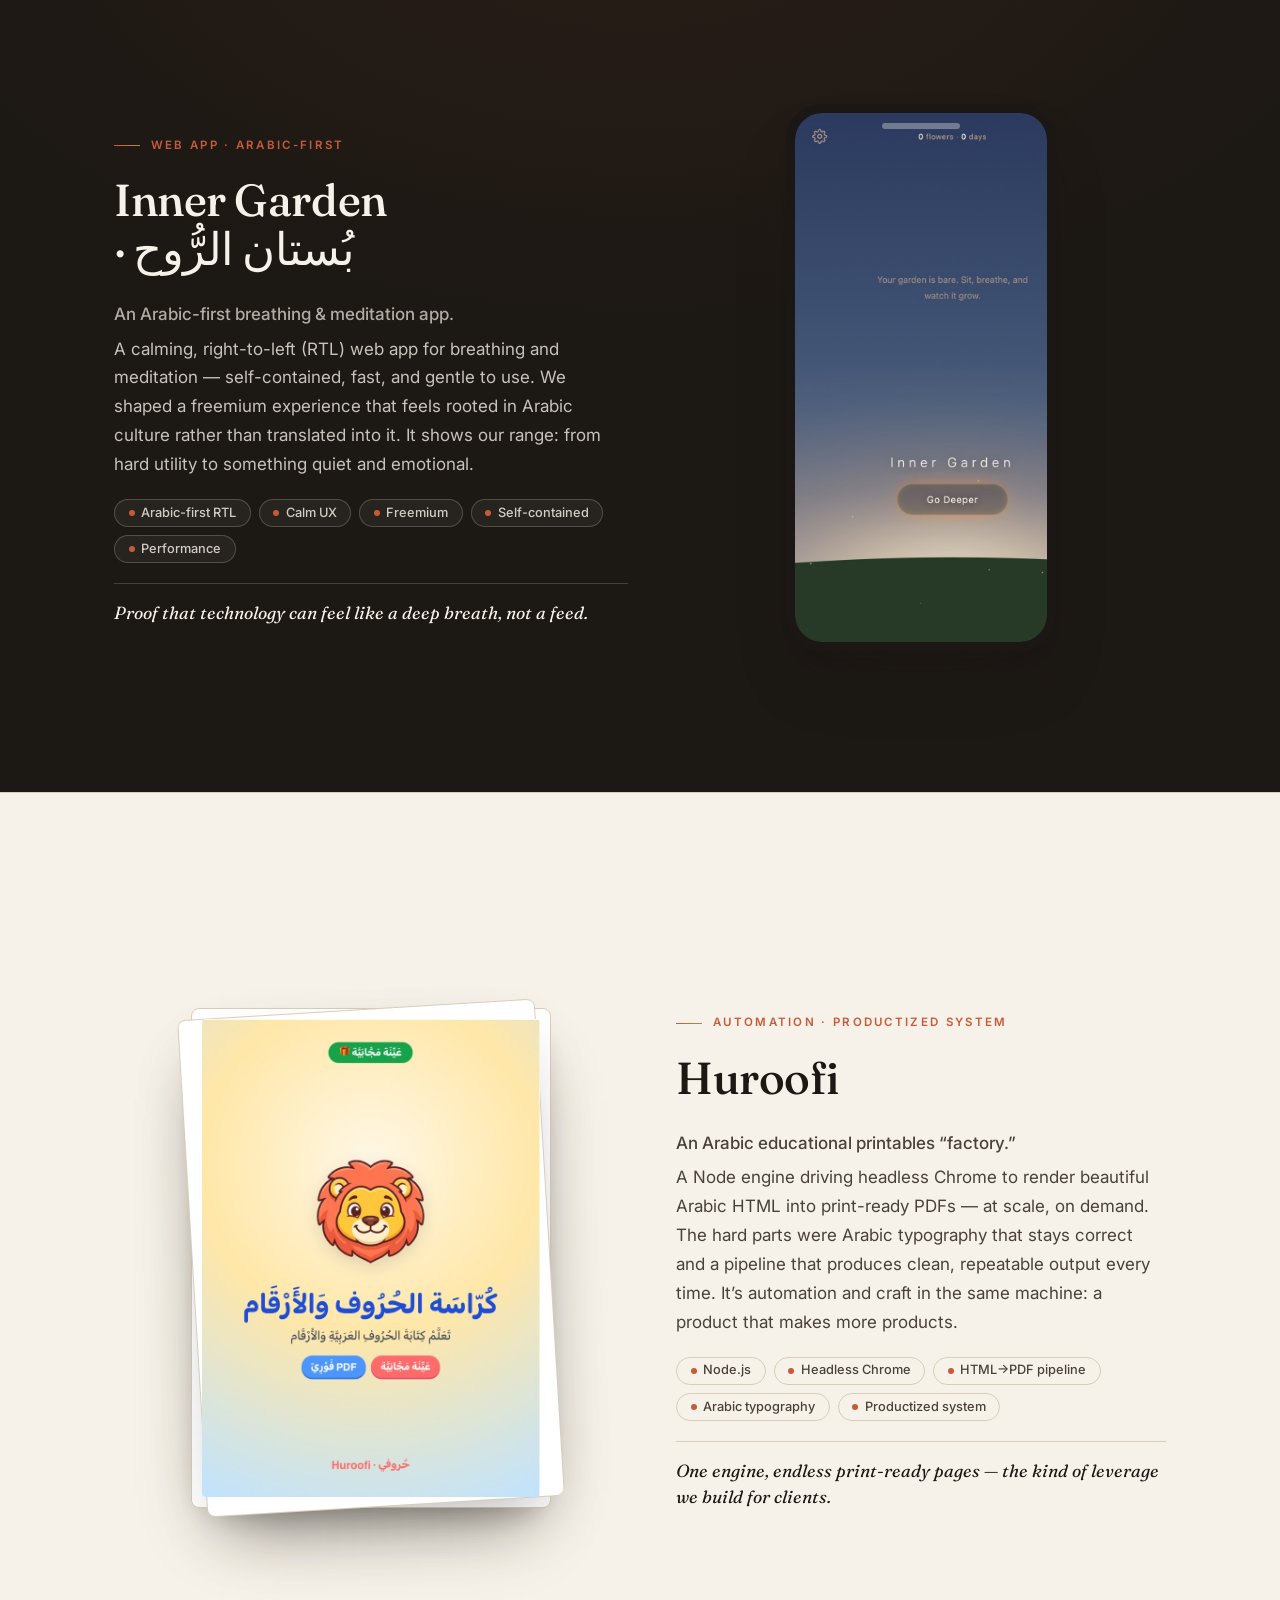
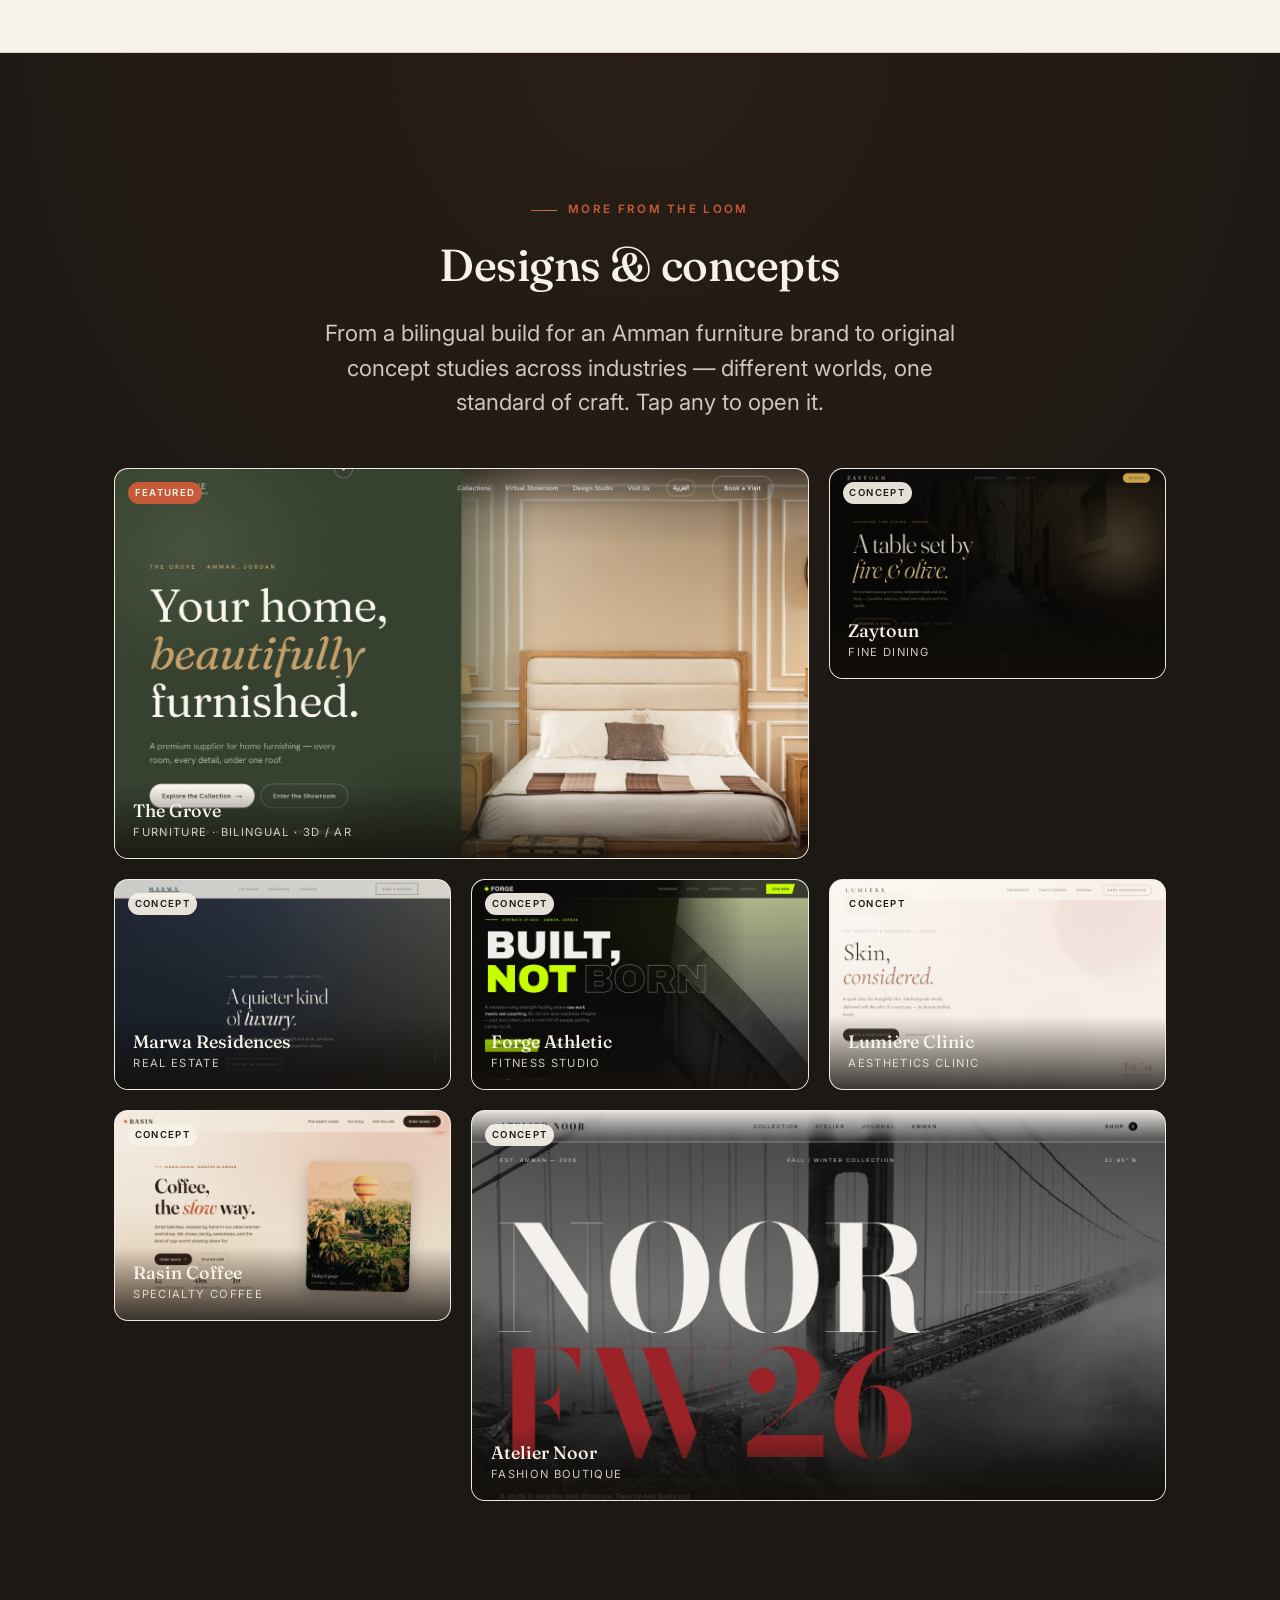
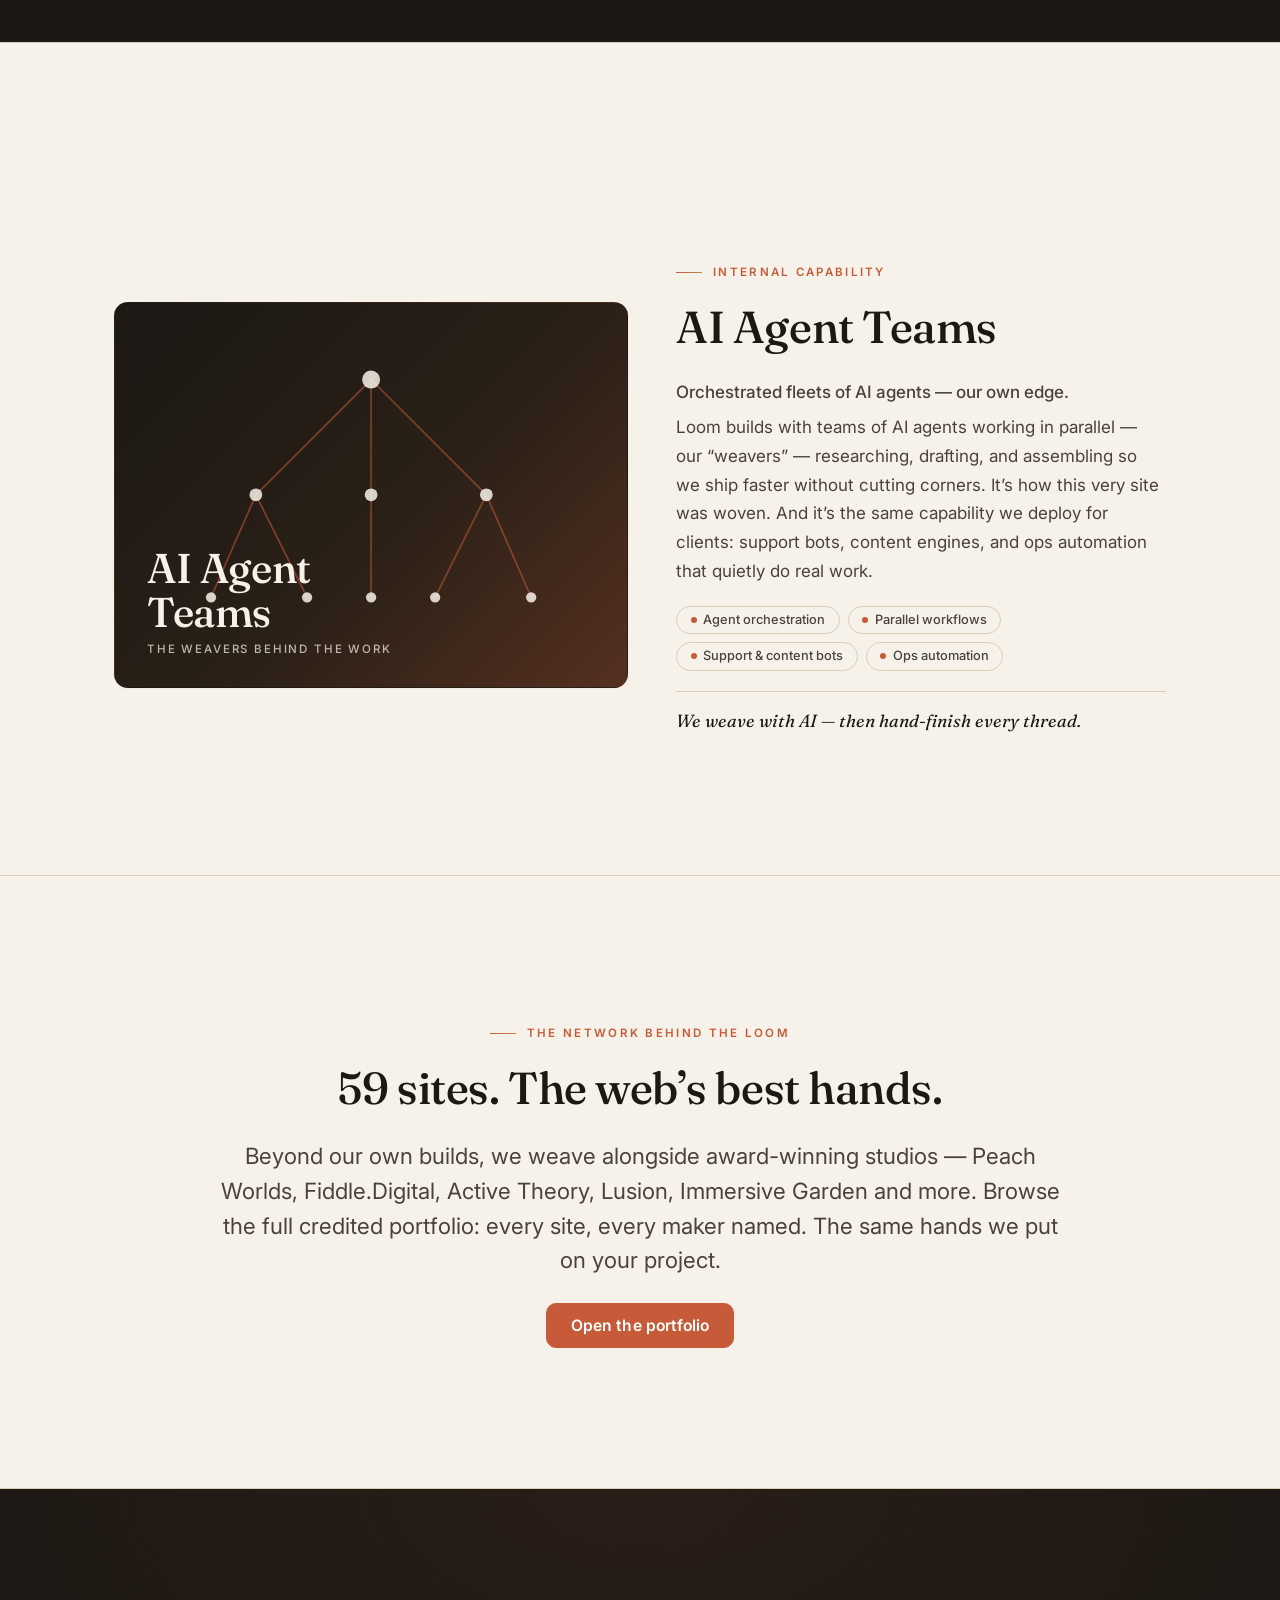
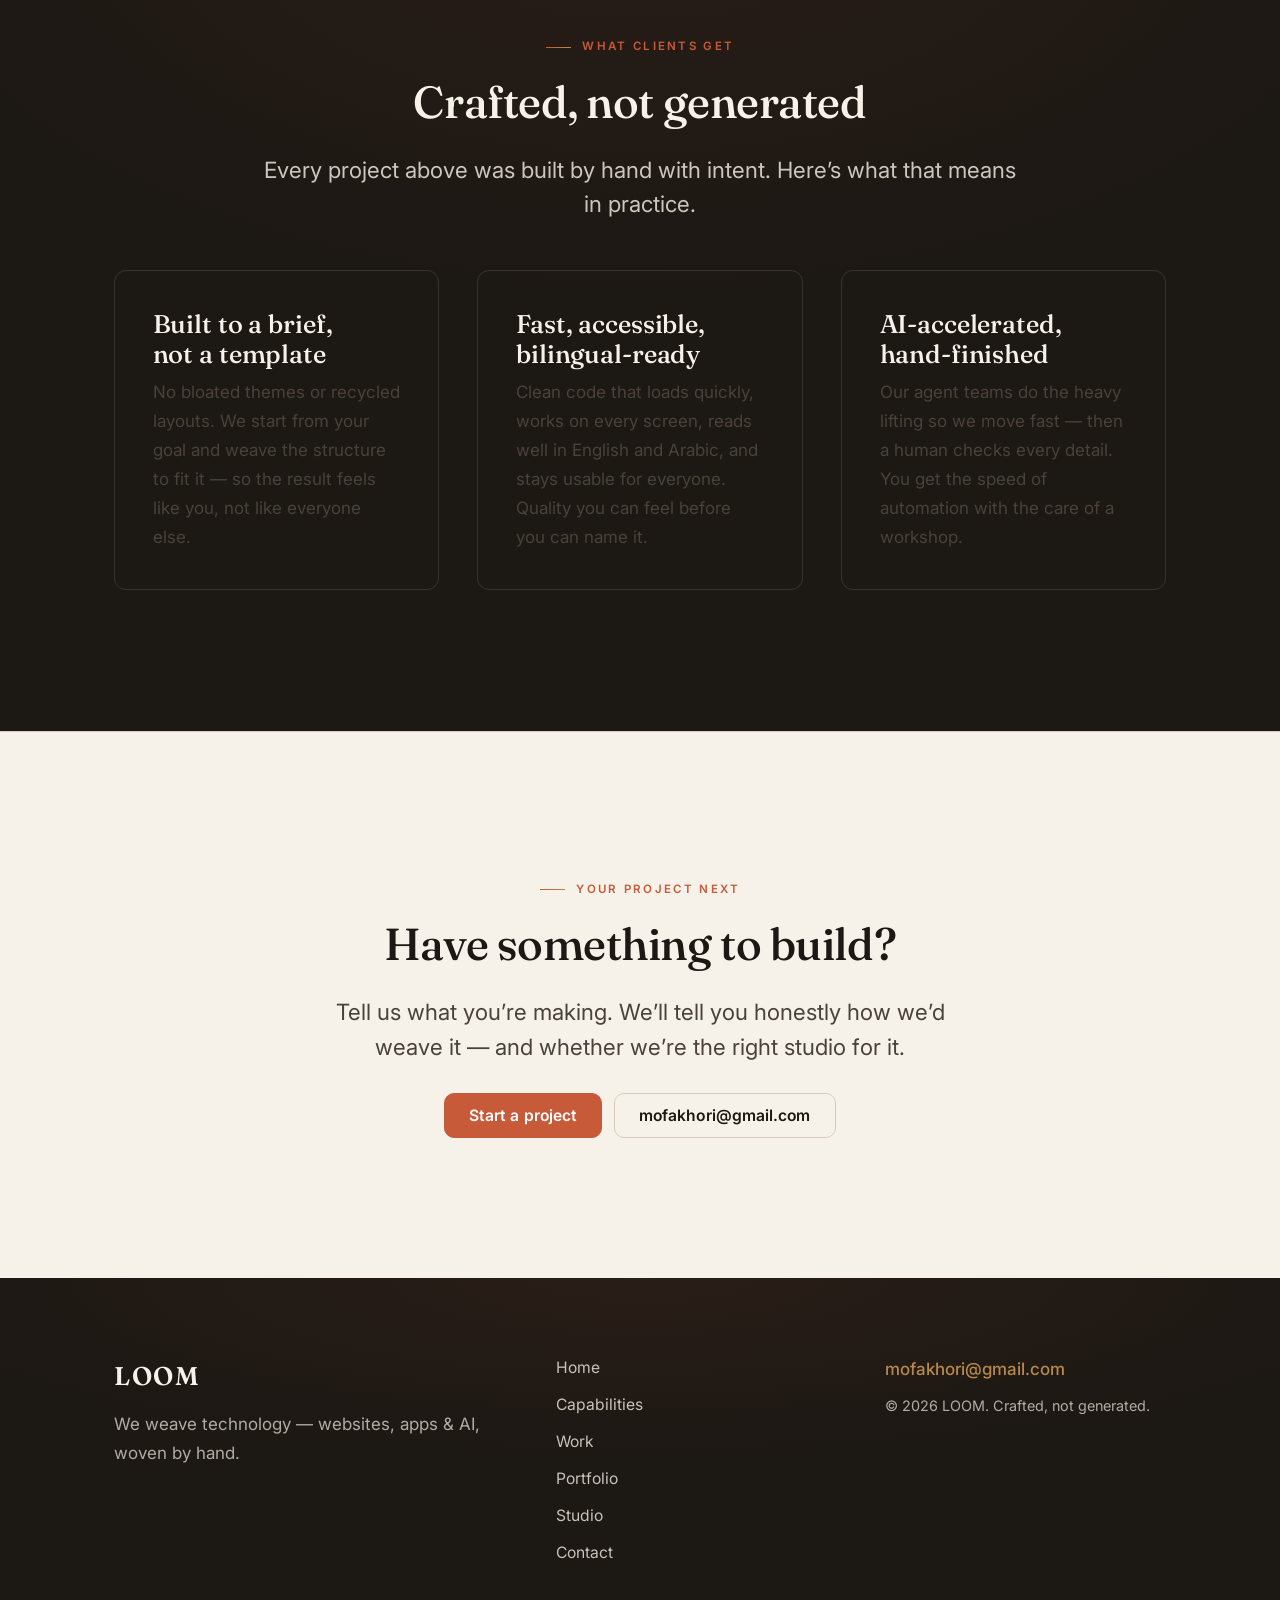
<file: work.html>
<!DOCTYPE html>
<html lang="en">
<head>
  <meta charset="UTF-8">
  <meta name="viewport" content="width=device-width, initial-scale=1.0">
  <title>Work — LOOM</title>
  <meta name="description" content="Selected work from LOOM — real products and sites, hand-built: premium brand websites, an Arabic-first meditation app, automation engines, and AI agent teams.">
  <meta name="theme-color" content="#F7F2E9">
  <meta property="og:title" content="LOOM — We weave technology">
  <meta property="og:description" content="Websites, apps & AI, woven by hand. A digital craft studio.">
  <meta property="og:type" content="website">
  <meta property="og:image" content="assets/img/og.svg">
  <meta name="twitter:card" content="summary_large_image">
  <link rel="icon" href="assets/img/favicon.svg" type="image/svg+xml">
  <link rel="preconnect" href="https://fonts.googleapis.com">
  <link rel="preconnect" href="https://fonts.gstatic.com" crossorigin>
  <link href="https://fonts.googleapis.com/css2?family=Fraunces:opsz,wght@9..144,400;9..144,500;9..144,600&family=Inter:wght@400;500;600&display=swap" rel="stylesheet">
  <link rel="stylesheet" href="assets/css/loom.css">

  <!-- Page-local styling for the case-study "visual" placeholders only.
       Uses brand tokens from loom.css; no new global classes. -->
  <style>
    /* ---- Work page layout helpers ---- */
    .work-head { text-align: center; }
    .work-head .lede { margin-left: auto; margin-right: auto; max-width: 62ch; }

    .case { display: grid; gap: clamp(1.5rem, 4vw, 3rem); align-items: center; margin-top: clamp(2.5rem, 6vw, 4.5rem); }
    @media (min-width: 880px) {
      .case { grid-template-columns: 1.05fr 1fr; }
      .case--flip .case__visual { order: 2; }
      .case--flip .case__body   { order: 1; }
    }

    .case__what { display: inline-block; margin: 0 0 .35rem; font-weight: 500; }
    .case__story { color: var(--ink-soft); max-width: 56ch; }
    .case__tags { display: flex; flex-wrap: wrap; gap: .5rem; margin: 1.25rem 0 1.25rem; }
    .case__outcome {
      margin: 0; padding-top: 1rem; border-top: 1px solid var(--line);
      font-family: 'Fraunces', Georgia, serif; font-style: italic;
      font-size: 1.1rem; line-height: 1.5; color: var(--ink);
    }
    .section--ink .case__story { color: rgba(247,242,233,.78); }
    .section--ink .case__outcome { color: var(--paper); border-top-color: rgba(247,242,233,.18); }
    .case__link {
      display: inline-flex; align-items: center; gap: .45rem;
      margin-top: 1.1rem; font-weight: 500; color: var(--thread);
      text-decoration: none; border-bottom: 1px solid transparent;
    }
    .case__link:hover { border-bottom-color: var(--thread); }
    .case__link svg { width: 15px; height: 15px; }

    /* ---- Woven-thread visual placeholders (intentional, premium) ---- */
    .visual {
      position: relative; aspect-ratio: 4 / 3; border-radius: 14px;
      overflow: hidden; box-shadow: var(--shadow);
      border: 1px solid rgba(28,24,20,.06);
      display: flex; align-items: flex-end; padding: clamp(1.25rem, 3vw, 2rem);
    }
    .visual svg.weave { position: absolute; inset: 0; width: 100%; height: 100%; }
    .visual__label {
      position: relative; z-index: 2;
      font-family: 'Fraunces', Georgia, serif; font-weight: 500;
      line-height: 1.05; letter-spacing: -0.01em;
      font-size: clamp(1.6rem, 4.5vw, 2.6rem);
      color: var(--paper);
    }
    .visual__label small {
      display: block; margin-top: .5rem;
      font-family: 'Inter', system-ui, sans-serif; font-weight: 500;
      font-size: .72rem; letter-spacing: .16em; text-transform: uppercase;
      color: rgba(247,242,233,.72);
    }
    .visual__ar { font-feature-settings: normal; }

    /* per-project gradient grounds from the brand palette */
    .visual--plexus { background: linear-gradient(135deg, #C75B39 0%, #8f3c23 100%); }
    .visual--garden { background: linear-gradient(135deg, #1F4E4A 0%, #123330 100%); }
    .visual--huroofi{ background: linear-gradient(135deg, #B8884B 0%, #8a5f2c 100%); }
    .visual--grove  { background: linear-gradient(135deg, #2c5d3a 0%, #1c3d27 60%, #C75B39 160%); }
    .visual--agents { background: linear-gradient(135deg, #1C1814 0%, #2a2017 55%, #C75B39 220%); }

    /* approach strip */
    .approach-grid { margin-top: clamp(2rem, 4vw, 3rem); }
    .approach .card h3 { margin: 0 0 .5rem; }
    .approach .card p { margin: 0; color: var(--ink-soft); }

    .cta-close { text-align: center; }
    .cta-close .lede { margin-left: auto; margin-right: auto; max-width: 48ch; }
    .cta-close__btns { display: flex; flex-wrap: wrap; gap: .75rem; justify-content: center; margin-top: 1.75rem; }

    /* ---- Gallery of designs & concepts ---- */
    .gallery {
      margin-top: clamp(2rem, 4vw, 3rem);
      display: grid; grid-template-columns: repeat(3, 1fr);
      gap: clamp(.9rem, 1.6vw, 1.3rem);
    }
    .gcard {
      position: relative; display: block; overflow: hidden;
      border-radius: 14px; box-shadow: var(--shadow);
      border: 1px solid rgba(28,24,20,.06); background: var(--paper-card);
      aspect-ratio: 16 / 10;
    }
    .gcard--wide { grid-column: span 2; aspect-ratio: 16 / 9; }
    .gcard img {
      width: 100%; height: 100%; object-fit: cover; object-position: top center;
      transition: transform .8s cubic-bezier(.22,1,.36,1);
    }
    .gcard:hover img { transform: scale(1.045); }
    .gcard__meta {
      position: absolute; inset-inline: 0; bottom: 0; z-index: 2;
      padding: 1rem 1.15rem; display: flex; flex-direction: column; gap: 2px;
      background: linear-gradient(transparent, rgba(20,16,12,.82));
      color: var(--paper);
    }
    .gcard__name { font-family: 'Fraunces', Georgia, serif; font-weight: 500; font-size: 1.12rem; line-height: 1.1; }
    .gcard__tag { font-size: .7rem; letter-spacing: .12em; text-transform: uppercase; color: rgba(247,242,233,.82); }
    .gcard__badge {
      position: absolute; top: .8rem; inset-inline-start: .8rem; z-index: 2;
      font-size: .6rem; letter-spacing: .14em; text-transform: uppercase; font-weight: 600;
      padding: .3em .7em; border-radius: 999px;
      background: rgba(247,242,233,.92); color: var(--ink);
    }
    .gcard__badge--live { background: var(--thread); color: var(--paper); }
    @media (max-width: 860px) { .gallery { grid-template-columns: 1fr 1fr; } .gcard--wide { grid-column: span 2; } }
    @media (max-width: 560px) { .gallery { grid-template-columns: 1fr; } .gcard--wide { grid-column: span 1; aspect-ratio: 16/10; } }
  </style>
</head>
<body>
<header class="nav">
  <div class="nav__inner wrap">
    <a class="nav__logo" href="index.html" aria-label="LOOM home">
      <img src="assets/img/logo.svg" alt="" width="34" height="34">
      <span>LOOM</span>
    </a>
    <button class="nav__toggle" aria-label="Menu" aria-expanded="false">
      <span></span><span></span><span></span>
    </button>
    <nav class="nav__links" aria-label="Primary">
      <a href="index.html">Home</a>
      <a href="services.html">Capabilities</a>
      <a href="work.html" aria-current="page">Work</a>
      <a href="portfolio.html">Portfolio</a>
      <a href="about.html">Studio</a>
      <a class="btn btn--thread nav__cta" href="about.html#contact">Start a project</a>
    </nav>
  </div>
</header>

<main>

  <!-- ============ PAGE HEADER ============ -->
  <section class="section">
    <div class="wrap work-head reveal">
      <p class="eyebrow">Selected work</p>
      <h1 class="display">Things we&rsquo;ve woven</h1>
      <p class="lede">Real products and sites, hand-built &mdash; from premium brand
        websites to Arabic-first apps and automation engines. Every thread placed
        on purpose. Nothing here was spun from a template.</p>
    </div>
  </section>

  <!-- ============ CASE: PLEXUS WORKSHOP ============ -->
  <section class="section">
    <div class="wrap">
      <article class="case reveal">
        <div class="case__visual scene">
          <div class="mockup" data-tilt data-tilt-max="9">
            <div class="mockup__bar"><span class="mockup__dot"></span><span class="mockup__dot"></span><span class="mockup__dot"></span><span class="mockup__url">plexusworkshop.com</span></div>
            <img class="mockup__img" src="assets/img/work/plexus.jpg" loading="lazy" alt="The Plexus Workshop website — a premium woodworking brand site">
          </div>
        </div>
        <div class="case__body">
          <p class="eyebrow">Brand website</p>
          <h2>Plexus Workshop</h2>
          <span class="case__what muted">A premium woodworking brand, brought online.</span>
          <p class="case__story">We turned a real wood workshop into a recognized online
            brand &mdash; a fast, bilingual-feeling site with custom product renders and a calm,
            crafted feel that matches the work it sells. Built in Next.js and deployed on Vercel,
            it&rsquo;s designed to win trust and pull in B2B leads, not just look pretty.</p>
          <div class="case__tags">
            <span class="pill">Next.js</span>
            <span class="pill">Vercel</span>
            <span class="pill">Custom product renders</span>
            <span class="pill">Bilingual EN/AR</span>
            <span class="pill">Brand &amp; design</span>
          </div>
          <p class="case__outcome">Workshop to web brand &mdash; a site built to attract clients,
            not just exist.</p>
          <a class="case__link" href="https://www.plexusworkshop.com" target="_blank" rel="noopener">
            Visit plexusworkshop.com
            <svg viewBox="0 0 24 24" fill="none" aria-hidden="true"><path d="M7 17 17 7M9 7h8v8" stroke="currentColor" stroke-width="2" stroke-linecap="round" stroke-linejoin="round"/></svg>
          </a>
        </div>
      </article>
    </div>
  </section>

  <!-- ============ CASE: INNER GARDEN ============ -->
  <section class="section section--ink">
    <div class="wrap">
      <article class="case case--flip reveal">
        <div class="case__visual scene">
          <div class="mockup mockup--phone float" data-tilt data-tilt-max="10">
            <img class="mockup__img" src="assets/img/work/innergarden-mobile.jpg" loading="lazy" alt="Inner Garden — بُستان الرُّوح — an Arabic-first breathing and meditation app on a phone">
          </div>
        </div>
        <div class="case__body">
          <p class="eyebrow">Web app &middot; Arabic-first</p>
          <h2>Inner Garden &middot; بُستان الرُّوح</h2>
          <span class="case__what muted">An Arabic-first breathing &amp; meditation app.</span>
          <p class="case__story">A calming, right-to-left (RTL) web app for breathing and
            meditation &mdash; self-contained, fast, and gentle to use. We shaped a freemium
            experience that feels rooted in Arabic culture rather than translated into it.
            It shows our range: from hard utility to something quiet and emotional.</p>
          <div class="case__tags">
            <span class="pill">Arabic-first RTL</span>
            <span class="pill">Calm UX</span>
            <span class="pill">Freemium</span>
            <span class="pill">Self-contained</span>
            <span class="pill">Performance</span>
          </div>
          <p class="case__outcome">Proof that technology can feel like a deep breath, not a feed.</p>
        </div>
      </article>
    </div>
  </section>

  <!-- ============ CASE: HUROOFI ============ -->
  <section class="section">
    <div class="wrap">
      <article class="case reveal">
        <div class="case__visual scene">
          <div class="paper-mock" data-tilt data-tilt-max="9">
            <img class="paper-mock__img" src="assets/img/work/huroofi.jpg" loading="lazy"
                 alt="Huroofi — an Arabic 'Letters & Numbers' printable workbook produced by LOOM's automation engine">
          </div>
        </div>
        <div class="case__body">
          <p class="eyebrow">Automation &middot; productized system</p>
          <h2>Huroofi</h2>
          <span class="case__what muted">An Arabic educational printables &ldquo;factory.&rdquo;</span>
          <p class="case__story">A Node engine driving headless Chrome to render beautiful
            Arabic HTML into print-ready PDFs &mdash; at scale, on demand. The hard parts were
            Arabic typography that stays correct and a pipeline that produces clean, repeatable
            output every time. It&rsquo;s automation and craft in the same machine: a product that
            makes more products.</p>
          <div class="case__tags">
            <span class="pill">Node.js</span>
            <span class="pill">Headless Chrome</span>
            <span class="pill">HTML&rarr;PDF pipeline</span>
            <span class="pill">Arabic typography</span>
            <span class="pill">Productized system</span>
          </div>
          <p class="case__outcome">One engine, endless print-ready pages &mdash; the kind of leverage we build for clients.</p>
        </div>
      </article>
    </div>
  </section>

  <!-- ============ GALLERY: DESIGNS & CONCEPTS ============ -->
  <section class="section section--ink">
    <div class="wrap">
      <div class="reveal" style="text-align:center; max-width:60ch; margin-inline:auto;">
        <p class="eyebrow">More from the loom</p>
        <h2>Designs &amp; concepts</h2>
        <p class="lede" style="margin-inline:auto;">From a bilingual build for an Amman furniture brand to original concept
          studies across industries &mdash; different worlds, one standard of craft. Tap any to open it.</p>
      </div>
      <div class="gallery reveal">
        <a class="gcard gcard--wide" href="https://github.com/freefall4r/thegrove" target="_blank" rel="noopener">
          <span class="gcard__badge gcard__badge--live">Featured</span>
          <img src="assets/img/work/grove.jpg" loading="lazy" alt="The Grove — a bilingual furniture brand site with 3D, AR and a 360° virtual showroom">
          <div class="gcard__meta"><span class="gcard__name">The Grove</span><span class="gcard__tag">Furniture · Bilingual · 3D / AR</span></div>
        </a>
        <a class="gcard" href="concepts/zaytoun.html" target="_blank" rel="noopener">
          <span class="gcard__badge">Concept</span>
          <img src="assets/img/work/concepts/zaytoun.jpg" loading="lazy" alt="Zaytoun — a Levantine fine-dining concept site">
          <div class="gcard__meta"><span class="gcard__name">Zaytoun</span><span class="gcard__tag">Fine dining</span></div>
        </a>
        <a class="gcard" href="concepts/marwa.html" target="_blank" rel="noopener">
          <span class="gcard__badge">Concept</span>
          <img src="assets/img/work/concepts/marwa.jpg" loading="lazy" alt="Marwa Residences — a luxury property concept site">
          <div class="gcard__meta"><span class="gcard__name">Marwa Residences</span><span class="gcard__tag">Real estate</span></div>
        </a>
        <a class="gcard" href="concepts/forge.html" target="_blank" rel="noopener">
          <span class="gcard__badge">Concept</span>
          <img src="assets/img/work/concepts/forge.jpg" loading="lazy" alt="Forge Athletic — a strength studio concept site">
          <div class="gcard__meta"><span class="gcard__name">Forge Athletic</span><span class="gcard__tag">Fitness studio</span></div>
        </a>
        <a class="gcard" href="concepts/lumiere.html" target="_blank" rel="noopener">
          <span class="gcard__badge">Concept</span>
          <img src="assets/img/work/concepts/lumiere.jpg" loading="lazy" alt="Lumière Clinic — an aesthetics clinic concept site">
          <div class="gcard__meta"><span class="gcard__name">Lumière Clinic</span><span class="gcard__tag">Aesthetics clinic</span></div>
        </a>
        <a class="gcard" href="concepts/rasin.html" target="_blank" rel="noopener">
          <span class="gcard__badge">Concept</span>
          <img src="assets/img/work/concepts/rasin.jpg" loading="lazy" alt="Rasin — a specialty coffee concept site">
          <div class="gcard__meta"><span class="gcard__name">Rasin Coffee</span><span class="gcard__tag">Specialty coffee</span></div>
        </a>
        <a class="gcard gcard--wide" href="concepts/noor.html" target="_blank" rel="noopener">
          <span class="gcard__badge">Concept</span>
          <img src="assets/img/work/concepts/noor.jpg" loading="lazy" alt="Atelier Noor — a high-fashion boutique concept site">
          <div class="gcard__meta"><span class="gcard__name">Atelier Noor</span><span class="gcard__tag">Fashion boutique</span></div>
        </a>
      </div>
    </div>
  </section>

  <!-- ============ CASE: AI AGENT TEAMS (internal capability) ============ -->
  <section class="section">
    <div class="wrap">
      <article class="case reveal">
        <div class="case__visual scene">
          <div class="visual visual--agents" data-tilt data-tilt-max="7">
            <svg class="weave" viewBox="0 0 400 300" preserveAspectRatio="xMidYMid slice" aria-hidden="true">
              <g stroke="rgba(199,91,57,.55)" stroke-width="1.3" fill="none">
                <path d="M200 60 L110 150 M200 60 L290 150 M200 60 L200 150"/>
                <path d="M110 150 L75 230 M110 150 L150 230 M290 150 L250 230 M290 150 L325 230 M200 150 L200 230"/>
              </g>
              <g fill="rgba(247,242,233,.85)">
                <circle cx="200" cy="60" r="7"/>
                <circle cx="110" cy="150" r="5"/><circle cx="200" cy="150" r="5"/><circle cx="290" cy="150" r="5"/>
                <circle cx="75" cy="230" r="4"/><circle cx="150" cy="230" r="4"/><circle cx="200" cy="230" r="4"/><circle cx="250" cy="230" r="4"/><circle cx="325" cy="230" r="4"/>
              </g>
            </svg>
            <span class="visual__label">AI Agent<br>Teams<small>The weavers behind the work</small></span>
          </div>
        </div>
        <div class="case__body">
          <p class="eyebrow">Internal capability</p>
          <h2>AI Agent Teams</h2>
          <span class="case__what muted">Orchestrated fleets of AI agents &mdash; our own edge.</span>
          <p class="case__story">Loom builds with teams of AI agents working in parallel &mdash; our
            &ldquo;weavers&rdquo; &mdash; researching, drafting, and assembling so we ship faster without
            cutting corners. It&rsquo;s how this very site was woven. And it&rsquo;s the same capability
            we deploy for clients: support bots, content engines, and ops automation that quietly do real work.</p>
          <div class="case__tags">
            <span class="pill">Agent orchestration</span>
            <span class="pill">Parallel workflows</span>
            <span class="pill">Support &amp; content bots</span>
            <span class="pill">Ops automation</span>
          </div>
          <p class="case__outcome">We weave with AI &mdash; then hand-finish every thread.</p>
        </div>
      </article>
    </div>
  </section>

  <!-- ============ PORTFOLIO TEASER ============ -->
  <section class="section">
    <div class="wrap reveal" style="text-align:center;">
      <p class="eyebrow">The network behind the loom</p>
      <h2>59 sites. The web&rsquo;s best hands.</h2>
      <p class="lede" style="margin-inline:auto;max-width:60ch;">Beyond our own builds, we weave alongside
        award-winning studios &mdash; Peach Worlds, Fiddle.Digital, Active Theory, Lusion, Immersive Garden
        and more. Browse the full credited portfolio: every site, every maker named. The same hands we put
        on your project.</p>
      <div style="display:flex;gap:.75rem;justify-content:center;flex-wrap:wrap;margin-top:1.5rem;">
        <a class="btn btn--thread" href="portfolio.html">Open the portfolio</a>
      </div>
    </div>
  </section>

  <!-- ============ WHAT CLIENTS GET ============ -->
  <section class="section section--ink approach">
    <div class="wrap">
      <div class="reveal" style="text-align:center;">
        <p class="eyebrow">What clients get</p>
        <h2>Crafted, not generated</h2>
        <p class="lede" style="margin-inline:auto;max-width:54ch;">
          Every project above was built by hand with intent. Here&rsquo;s what that means in practice.</p>
      </div>
      <div class="grid grid-3 approach-grid reveal">
        <div class="card">
          <h3>Built to a brief, not a template</h3>
          <p>No bloated themes or recycled layouts. We start from your goal and weave the
            structure to fit it &mdash; so the result feels like you, not like everyone else.</p>
        </div>
        <div class="card">
          <h3>Fast, accessible, bilingual-ready</h3>
          <p>Clean code that loads quickly, works on every screen, reads well in English and
            Arabic, and stays usable for everyone. Quality you can feel before you can name it.</p>
        </div>
        <div class="card">
          <h3>AI-accelerated, hand-finished</h3>
          <p>Our agent teams do the heavy lifting so we move fast &mdash; then a human checks every
            detail. You get the speed of automation with the care of a workshop.</p>
        </div>
      </div>
    </div>
  </section>

  <!-- ============ CLOSING CTA ============ -->
  <section class="section">
    <div class="wrap cta-close reveal">
      <p class="eyebrow">Your project next</p>
      <h2>Have something to build?</h2>
      <p class="lede">Tell us what you&rsquo;re making. We&rsquo;ll tell you honestly how we&rsquo;d
        weave it &mdash; and whether we&rsquo;re the right studio for it.</p>
      <div class="cta-close__btns">
        <a class="btn btn--thread" href="about.html#contact">Start a project</a>
        <a class="btn btn--ghost" href="mailto:mofakhori@gmail.com">mofakhori@gmail.com</a>
      </div>
    </div>
  </section>

</main>

<footer class="footer section--ink">
  <div class="footer__inner wrap">
    <div class="footer__brand">
      <span class="footer__logo">LOOM</span>
      <p class="muted">We weave technology — websites, apps & AI, woven by hand.</p>
    </div>
    <nav class="footer__nav" aria-label="Footer">
      <a href="index.html">Home</a>
      <a href="services.html">Capabilities</a>
      <a href="work.html">Work</a>
      <a href="portfolio.html">Portfolio</a>
      <a href="about.html">Studio</a>
      <a href="about.html#contact">Contact</a>
    </nav>
    <div class="footer__contact">
      <a href="mailto:mofakhori@gmail.com">mofakhori@gmail.com</a>
      <p class="muted">© <span data-year>2026</span> LOOM. Crafted, not generated.</p>
    </div>
  </div>
</footer>
<script src="assets/js/loom.js" defer></script>
<script src="assets/js/loom-3d.js" defer></script>
</body>
</html>
</file>
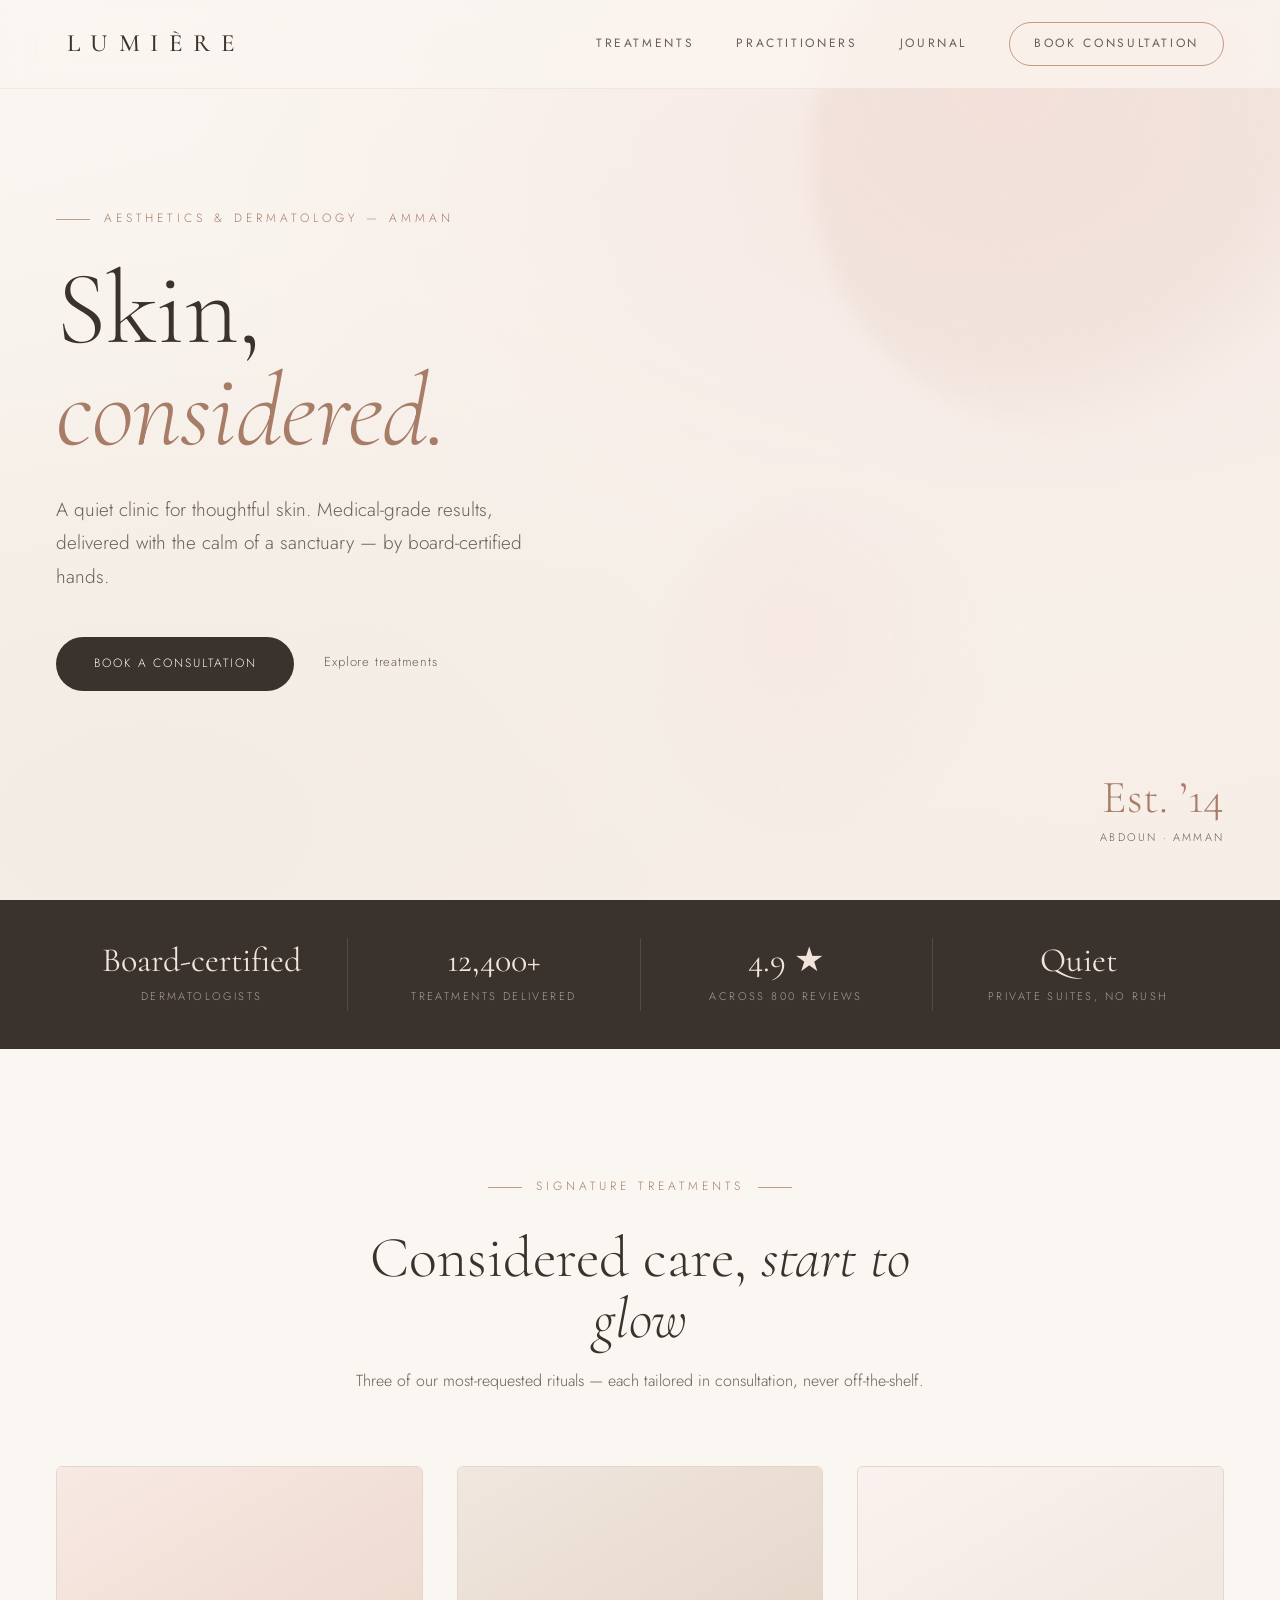
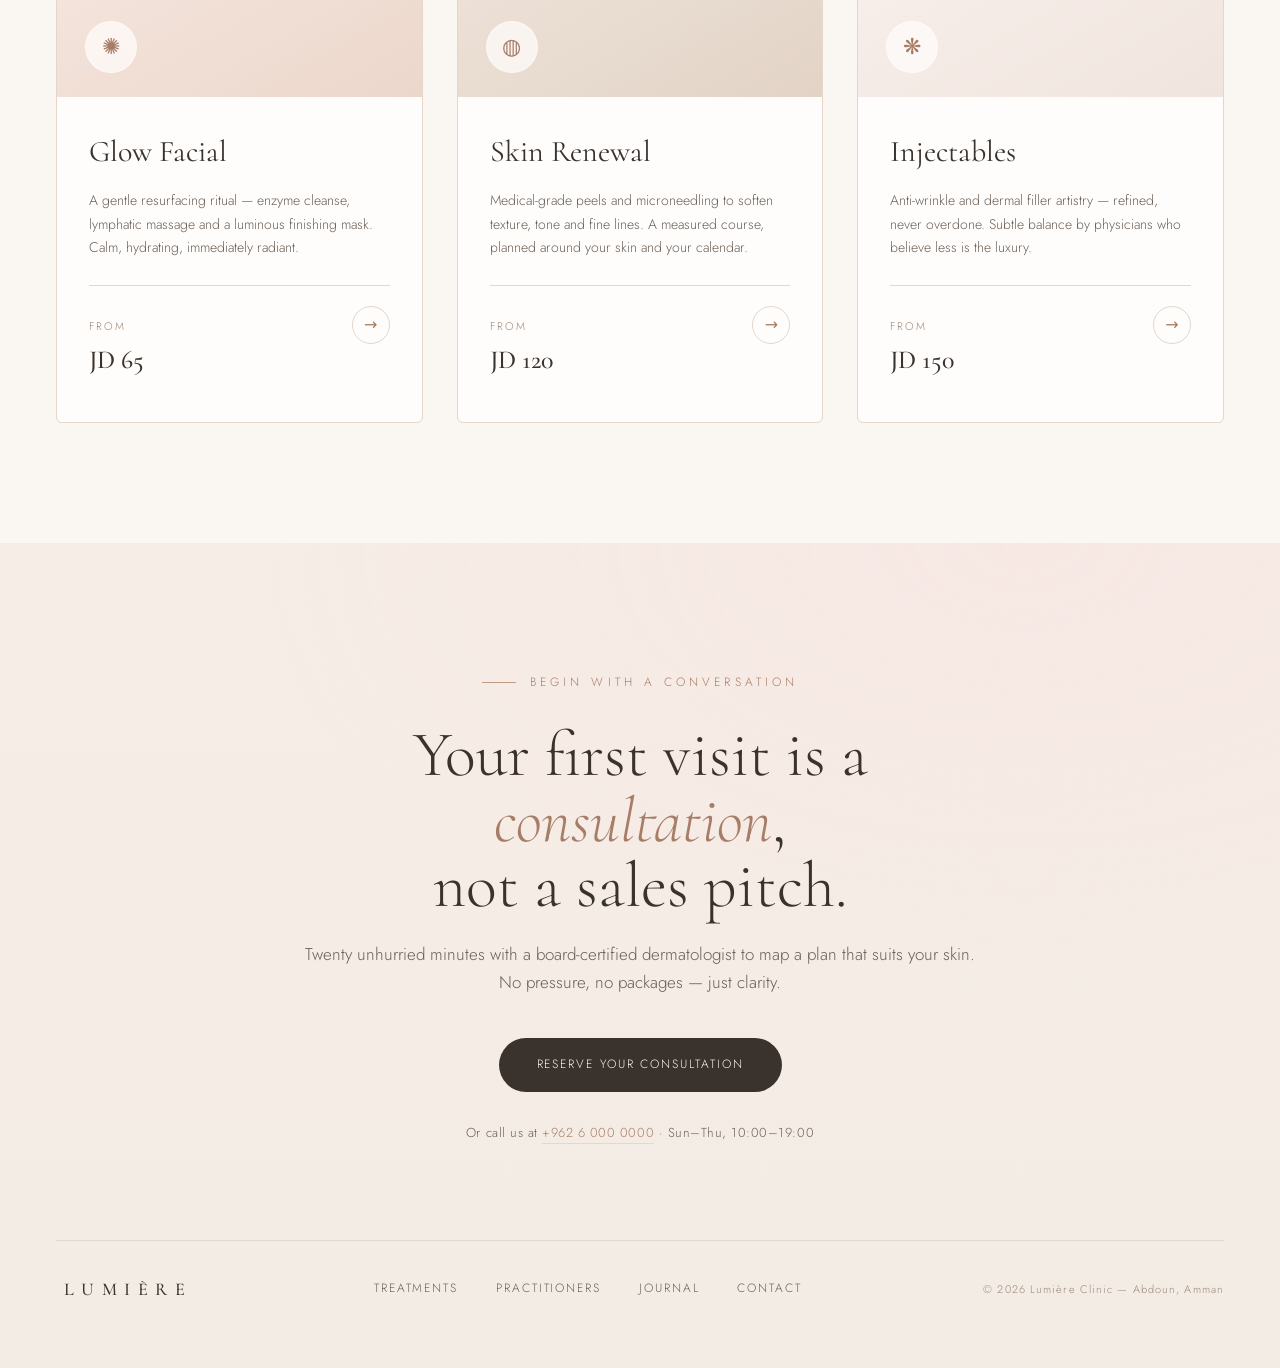
<file: concepts/lumiere.html>
<!DOCTYPE html>
<html lang="en">
<head>
<meta charset="UTF-8" />
<meta name="viewport" content="width=device-width, initial-scale=1.0" />
<title>Lumière Clinic — Skin, considered.</title>
<link rel="preconnect" href="https://fonts.googleapis.com" />
<link rel="preconnect" href="https://fonts.gstatic.com" crossorigin />
<link href="https://fonts.googleapis.com/css2?family=Cormorant:ital,wght@0,300;0,400;0,500;1,400&family=Jost:wght@300;400;500&display=swap" rel="stylesheet" />
<style>
  :root{
    --ivory:#faf6f1;
    --ivory-2:#f3ece4;
    --blush:#f2dfd8;
    --blush-soft:#f7e8e4;
    --nude:#e7d6cb;
    --taupe:#9b8576;
    --taupe-deep:#6f6055;
    --rosegold:#c19a86;
    --rosegold-deep:#a87d68;
    --ink:#3a322d;
    --ink-soft:#6b5f57;
    --hair:#e3d6cb;
    --serif:'Cormorant', Georgia, serif;
    --sans:'Jost', system-ui, sans-serif;
  }

  *{ box-sizing:border-box; margin:0; padding:0; }
  html{ scroll-behavior:smooth; }
  body{
    font-family:var(--sans);
    color:var(--ink);
    background:var(--ivory);
    font-weight:300;
    line-height:1.65;
    -webkit-font-smoothing:antialiased;
    overflow-x:hidden;
  }
  a{ color:inherit; text-decoration:none; }

  /* ---------- NAV ---------- */
  nav{
    position:fixed; top:0; left:0; right:0; z-index:100;
    display:flex; align-items:center; justify-content:space-between;
    padding:22px 56px;
    background:rgba(250,246,241,0.72);
    backdrop-filter:saturate(140%) blur(14px);
    -webkit-backdrop-filter:saturate(140%) blur(14px);
    border-bottom:1px solid rgba(195,170,150,0.18);
    transition:padding .4s ease, background .4s ease;
  }
  nav.scrolled{ padding:14px 56px; background:rgba(250,246,241,0.92); }
  .logo{
    font-family:var(--serif);
    font-size:25px;
    letter-spacing:.42em;
    font-weight:500;
    color:var(--ink);
    padding-left:.42em;
  }
  .nav-links{ display:flex; align-items:center; gap:42px; }
  .nav-links a{
    font-size:12px; letter-spacing:.22em; text-transform:uppercase;
    color:var(--ink-soft); font-weight:400; position:relative;
    transition:color .3s ease;
  }
  .nav-links a:not(.book)::after{
    content:''; position:absolute; left:0; bottom:-5px; height:1px; width:0;
    background:var(--rosegold-deep); transition:width .35s ease;
  }
  .nav-links a:not(.book):hover{ color:var(--ink); }
  .nav-links a:not(.book):hover::after{ width:100%; }
  .book{
    border:1px solid var(--rosegold);
    color:var(--rosegold-deep);
    padding:11px 24px; border-radius:40px;
    letter-spacing:.18em; font-size:11px;
    transition:background .4s ease, color .4s ease, border-color .4s ease;
  }
  .book:hover{ background:var(--rosegold-deep); border-color:var(--rosegold-deep); color:var(--ivory); }

  /* ---------- HERO ---------- */
  .hero{
    position:relative;
    min-height:100vh;
    display:flex; align-items:center;
    padding:0 56px;
    background:
      radial-gradient(120% 100% at 78% 18%, var(--blush-soft) 0%, rgba(247,232,228,0) 52%),
      radial-gradient(130% 120% at 12% 92%, var(--ivory-2) 0%, rgba(243,236,228,0) 55%),
      linear-gradient(165deg, var(--ivory) 0%, #f6ede6 100%);
    overflow:hidden;
  }
  .hero-orb{
    position:absolute; border-radius:50%; filter:blur(8px); pointer-events:none;
  }
  .orb-1{
    width:560px; height:560px; right:-90px; top:-120px;
    background:radial-gradient(circle at 35% 35%, rgba(242,223,216,.9), rgba(231,214,203,.35) 55%, rgba(231,214,203,0) 72%);
  }
  .orb-2{
    width:340px; height:340px; right:280px; bottom:60px;
    background:radial-gradient(circle at 40% 40%, rgba(247,232,228,.85), rgba(247,232,228,0) 70%);
  }
  .hero-inner{ position:relative; z-index:2; max-width:760px; }
  .eyebrow{
    font-size:12px; letter-spacing:.34em; text-transform:uppercase;
    color:var(--rosegold-deep); margin-bottom:30px; display:flex; align-items:center; gap:14px;
  }
  .eyebrow::before{ content:''; width:34px; height:1px; background:var(--rosegold); display:inline-block; }
  .hero h1{
    font-family:var(--serif);
    font-weight:300;
    font-size:104px;
    line-height:.98;
    letter-spacing:-.5px;
    color:var(--ink);
    margin-bottom:30px;
  }
  .hero h1 em{ font-style:italic; color:var(--rosegold-deep); }
  .hero p.sub{
    font-size:19px; font-weight:300; color:var(--ink-soft);
    max-width:480px; margin-bottom:44px; line-height:1.75;
  }
  .hero-cta{ display:flex; align-items:center; gap:30px; }
  .btn-primary{
    background:var(--ink); color:var(--ivory);
    padding:17px 38px; border-radius:42px;
    letter-spacing:.16em; font-size:12px; text-transform:uppercase;
    transition:background .4s ease, transform .4s ease;
  }
  .btn-primary:hover{ background:var(--rosegold-deep); transform:translateY(-2px); }
  .btn-text{
    font-size:13px; letter-spacing:.06em; color:var(--ink-soft);
    border-bottom:1px solid transparent; padding-bottom:2px;
    transition:border-color .3s ease, color .3s ease;
  }
  .btn-text:hover{ border-color:var(--taupe); color:var(--ink); }
  .hero-aside{
    position:absolute; right:56px; bottom:54px; z-index:2;
    text-align:right; max-width:200px;
  }
  .hero-aside .yr{ font-family:var(--serif); font-size:46px; color:var(--rosegold-deep); line-height:1; }
  .hero-aside .cap{ font-size:11px; letter-spacing:.2em; text-transform:uppercase; color:var(--ink-soft); margin-top:8px; }

  /* ---------- TRUST STRIP ---------- */
  .trust{
    display:flex; justify-content:center; align-items:stretch; gap:0;
    padding:38px 56px;
    background:var(--ink);
    color:var(--ivory);
  }
  .trust .item{
    flex:1; text-align:center; padding:6px 30px;
    border-right:1px solid rgba(255,255,255,.12);
  }
  .trust .item:last-child{ border-right:none; }
  .trust .big{ font-family:var(--serif); font-size:34px; font-weight:400; color:#f3e3da; line-height:1; }
  .trust .lbl{ font-size:11px; letter-spacing:.22em; text-transform:uppercase; color:rgba(243,227,218,.62); margin-top:9px; }

  /* ---------- TREATMENTS ---------- */
  .treatments{ padding:128px 56px 120px; background:var(--ivory); }
  .sec-head{ text-align:center; max-width:620px; margin:0 auto 72px; }
  .sec-head .eyebrow{ justify-content:center; }
  .sec-head .eyebrow::after{ content:''; width:34px; height:1px; background:var(--rosegold); display:inline-block; }
  .sec-head h2{
    font-family:var(--serif); font-weight:300; font-size:58px; line-height:1.06;
    color:var(--ink); margin-bottom:18px;
  }
  .sec-head p{ font-size:16px; color:var(--ink-soft); }

  .cards{ display:grid; grid-template-columns:repeat(3,1fr); gap:34px; max-width:1180px; margin:0 auto; }
  .card{
    background:#fffdfb;
    border:1px solid var(--hair);
    border-radius:6px;
    padding:0 0 40px;
    overflow:hidden;
    transition:transform .5s cubic-bezier(.2,.7,.2,1), box-shadow .5s ease, border-color .5s ease;
  }
  .card:hover{ transform:translateY(-9px); box-shadow:0 28px 60px -34px rgba(120,94,76,.45); border-color:var(--nude); }
  .card .thumb{
    height:230px; position:relative; overflow:hidden;
  }
  .card .thumb .grad{ position:absolute; inset:0; }
  .c1 .grad{ background:linear-gradient(150deg,#f7e9e3 0%,#ecd7cb 100%); }
  .c2 .grad{ background:linear-gradient(150deg,#f1e7df 0%,#e2d3c5 100%); }
  .c3 .grad{
    background:
      linear-gradient(150deg, rgba(247,232,228,.55), rgba(225,205,193,.5)),
      url('https://picsum.photos/seed/petals/1600/1000') center/cover;
  }
  .card .thumb .icon{
    position:absolute; left:28px; bottom:24px;
    width:52px; height:52px; border-radius:50%;
    background:rgba(255,253,251,.72); backdrop-filter:blur(4px);
    display:flex; align-items:center; justify-content:center;
    font-family:var(--serif); font-size:22px; color:var(--rosegold-deep);
    border:1px solid rgba(255,255,255,.5);
  }
  .card .body{ padding:30px 32px 0; }
  .card h3{ font-family:var(--serif); font-weight:400; font-size:30px; color:var(--ink); margin-bottom:12px; }
  .card .desc{ font-size:14px; color:var(--ink-soft); line-height:1.7; margin-bottom:24px; min-height:72px; }
  .card .row{
    display:flex; align-items:baseline; justify-content:space-between;
    padding-top:20px; border-top:1px solid var(--hair);
  }
  .card .price small{ font-size:11px; letter-spacing:.18em; text-transform:uppercase; color:var(--taupe); display:block; margin-bottom:4px; }
  .card .price b{ font-family:var(--serif); font-weight:500; font-size:26px; color:var(--ink); }
  .card .arrow{
    width:38px; height:38px; border-radius:50%; border:1px solid var(--hair);
    display:flex; align-items:center; justify-content:center; color:var(--rosegold-deep);
    transition:background .35s ease, color .35s ease, border-color .35s ease;
  }
  .card:hover .arrow{ background:var(--rosegold-deep); color:var(--ivory); border-color:var(--rosegold-deep); }

  /* ---------- BOOKING FOOTER ---------- */
  .booking{
    position:relative;
    padding:130px 56px 64px;
    background:
      radial-gradient(120% 110% at 80% 0%, var(--blush-soft) 0%, rgba(247,232,228,0) 50%),
      linear-gradient(180deg,#f6ede6 0%, var(--ivory-2) 100%);
    overflow:hidden;
  }
  .booking-inner{ position:relative; z-index:2; text-align:center; max-width:680px; margin:0 auto; }
  .booking h2{ font-family:var(--serif); font-weight:300; font-size:64px; line-height:1.02; color:var(--ink); margin-bottom:22px; }
  .booking h2 em{ font-style:italic; color:var(--rosegold-deep); }
  .booking p{ font-size:17px; color:var(--ink-soft); margin-bottom:42px; }
  .booking .btn-primary{ display:inline-block; }
  .booking .meta{
    margin-top:30px; font-size:13px; letter-spacing:.04em; color:var(--ink-soft);
  }
  .booking .meta a{ color:var(--rosegold-deep); border-bottom:1px solid var(--nude); padding-bottom:1px; }

  footer{
    position:relative; z-index:2;
    margin-top:96px; padding-top:34px;
    border-top:1px solid var(--hair);
    display:flex; align-items:center; justify-content:space-between;
    max-width:1180px; margin-left:auto; margin-right:auto;
  }
  footer .logo{ font-size:18px; }
  footer .fcols{ display:flex; gap:38px; }
  footer .fcols a{ font-size:12px; letter-spacing:.16em; text-transform:uppercase; color:var(--ink-soft); transition:color .3s ease; }
  footer .fcols a:hover{ color:var(--rosegold-deep); }
  footer .copy{ font-size:11px; letter-spacing:.1em; color:var(--taupe); }

  /* ---------- REVEALS ---------- */
  .reveal{ opacity:0; transform:translateY(26px); transition:opacity 1s ease, transform 1s cubic-bezier(.2,.7,.2,1); }
  .reveal.in{ opacity:1; transform:none; }
  .reveal.d1{ transition-delay:.08s; }
  .reveal.d2{ transition-delay:.16s; }
  .reveal.d3{ transition-delay:.24s; }

  @media (prefers-reduced-motion:reduce){
    html{ scroll-behavior:auto; }
    .reveal{ opacity:1; transform:none; transition:none; }
    *{ transition:none !important; }
  }
</style>
</head>
<body>

  <nav id="nav">
    <div class="logo">LUMIÈRE</div>
    <div class="nav-links">
      <a href="#treatments">Treatments</a>
      <a href="#">Practitioners</a>
      <a href="#">Journal</a>
      <a href="#booking" class="book">Book consultation</a>
    </div>
  </nav>

  <!-- HERO -->
  <header class="hero">
    <div class="hero-orb orb-1"></div>
    <div class="hero-orb orb-2"></div>
    <div class="hero-inner">
      <div class="eyebrow reveal">Aesthetics &amp; Dermatology — Amman</div>
      <h1 class="reveal d1">Skin,<br /><em>considered.</em></h1>
      <p class="sub reveal d2">A quiet clinic for thoughtful skin. Medical-grade results,
        delivered with the calm of a sanctuary — by board-certified hands.</p>
      <div class="hero-cta reveal d3">
        <a href="#booking" class="btn-primary">Book a consultation</a>
        <a href="#treatments" class="btn-text">Explore treatments</a>
      </div>
    </div>
    <div class="hero-aside reveal d3">
      <div class="yr">Est. ’14</div>
      <div class="cap">Abdoun · Amman</div>
    </div>
  </header>

  <!-- TRUST STRIP -->
  <section class="trust">
    <div class="item reveal"><div class="big">Board-certified</div><div class="lbl">Dermatologists</div></div>
    <div class="item reveal d1"><div class="big">12,400+</div><div class="lbl">Treatments delivered</div></div>
    <div class="item reveal d2"><div class="big">4.9 ★</div><div class="lbl">Across 800 reviews</div></div>
    <div class="item reveal d3"><div class="big">Quiet</div><div class="lbl">Private suites, no rush</div></div>
  </section>

  <!-- TREATMENTS -->
  <section class="treatments" id="treatments">
    <div class="sec-head reveal">
      <div class="eyebrow">Signature treatments</div>
      <h2>Considered care, <em>start to glow</em></h2>
      <p>Three of our most-requested rituals — each tailored in consultation, never off-the-shelf.</p>
    </div>

    <div class="cards">
      <article class="card c1 reveal">
        <div class="thumb"><div class="grad"></div><div class="icon">✺</div></div>
        <div class="body">
          <h3>Glow Facial</h3>
          <p class="desc">A gentle resurfacing ritual — enzyme cleanse, lymphatic massage and a luminous
            finishing mask. Calm, hydrating, immediately radiant.</p>
          <div class="row">
            <div class="price"><small>From</small><b>JD 65</b></div>
            <div class="arrow">→</div>
          </div>
        </div>
      </article>

      <article class="card c2 reveal d1">
        <div class="thumb"><div class="grad"></div><div class="icon">◍</div></div>
        <div class="body">
          <h3>Skin Renewal</h3>
          <p class="desc">Medical-grade peels and microneedling to soften texture, tone and fine lines.
            A measured course, planned around your skin and your calendar.</p>
          <div class="row">
            <div class="price"><small>From</small><b>JD 120</b></div>
            <div class="arrow">→</div>
          </div>
        </div>
      </article>

      <article class="card c3 reveal d2">
        <div class="thumb"><div class="grad"></div><div class="icon">❋</div></div>
        <div class="body">
          <h3>Injectables</h3>
          <p class="desc">Anti-wrinkle and dermal filler artistry — refined, never overdone. Subtle
            balance by physicians who believe less is the luxury.</p>
          <div class="row">
            <div class="price"><small>From</small><b>JD 150</b></div>
            <div class="arrow">→</div>
          </div>
        </div>
      </article>
    </div>
  </section>

  <!-- BOOKING FOOTER -->
  <section class="booking" id="booking">
    <div class="booking-inner">
      <div class="eyebrow reveal" style="justify-content:center;">Begin with a conversation</div>
      <h2 class="reveal d1">Your first visit is a <em>consultation</em>,<br />not a sales pitch.</h2>
      <p class="reveal d2">Twenty unhurried minutes with a board-certified dermatologist to map a plan that
        suits your skin. No pressure, no packages — just clarity.</p>
      <a href="#" class="btn-primary reveal d3">Reserve your consultation</a>
      <div class="meta reveal d3">Or call us at <a href="#">+962 6 000 0000</a> · Sun–Thu, 10:00–19:00</div>
    </div>

    <footer>
      <div class="logo">LUMIÈRE</div>
      <div class="fcols">
        <a href="#treatments">Treatments</a>
        <a href="#">Practitioners</a>
        <a href="#">Journal</a>
        <a href="#booking">Contact</a>
      </div>
      <div class="copy">© 2026 Lumière Clinic — Abdoun, Amman</div>
    </footer>
  </section>

  <script>
    // Nav condense on scroll
    var nav = document.getElementById('nav');
    window.addEventListener('scroll', function(){
      if(window.scrollY > 30){ nav.classList.add('scrolled'); }
      else { nav.classList.remove('scrolled'); }
    }, { passive:true });

    // Scroll reveals
    var reduce = window.matchMedia('(prefers-reduced-motion: reduce)').matches;
    var els = document.querySelectorAll('.reveal');
    if(reduce || !('IntersectionObserver' in window)){
      els.forEach(function(e){ e.classList.add('in'); });
    } else {
      var io = new IntersectionObserver(function(entries){
        entries.forEach(function(en){
          if(en.isIntersecting){ en.target.classList.add('in'); io.unobserve(en.target); }
        });
      }, { threshold:0.16, rootMargin:'0px 0px -8% 0px' });
      els.forEach(function(e){ io.observe(e); });
    }
  </script>
</body>
</html>
</file>
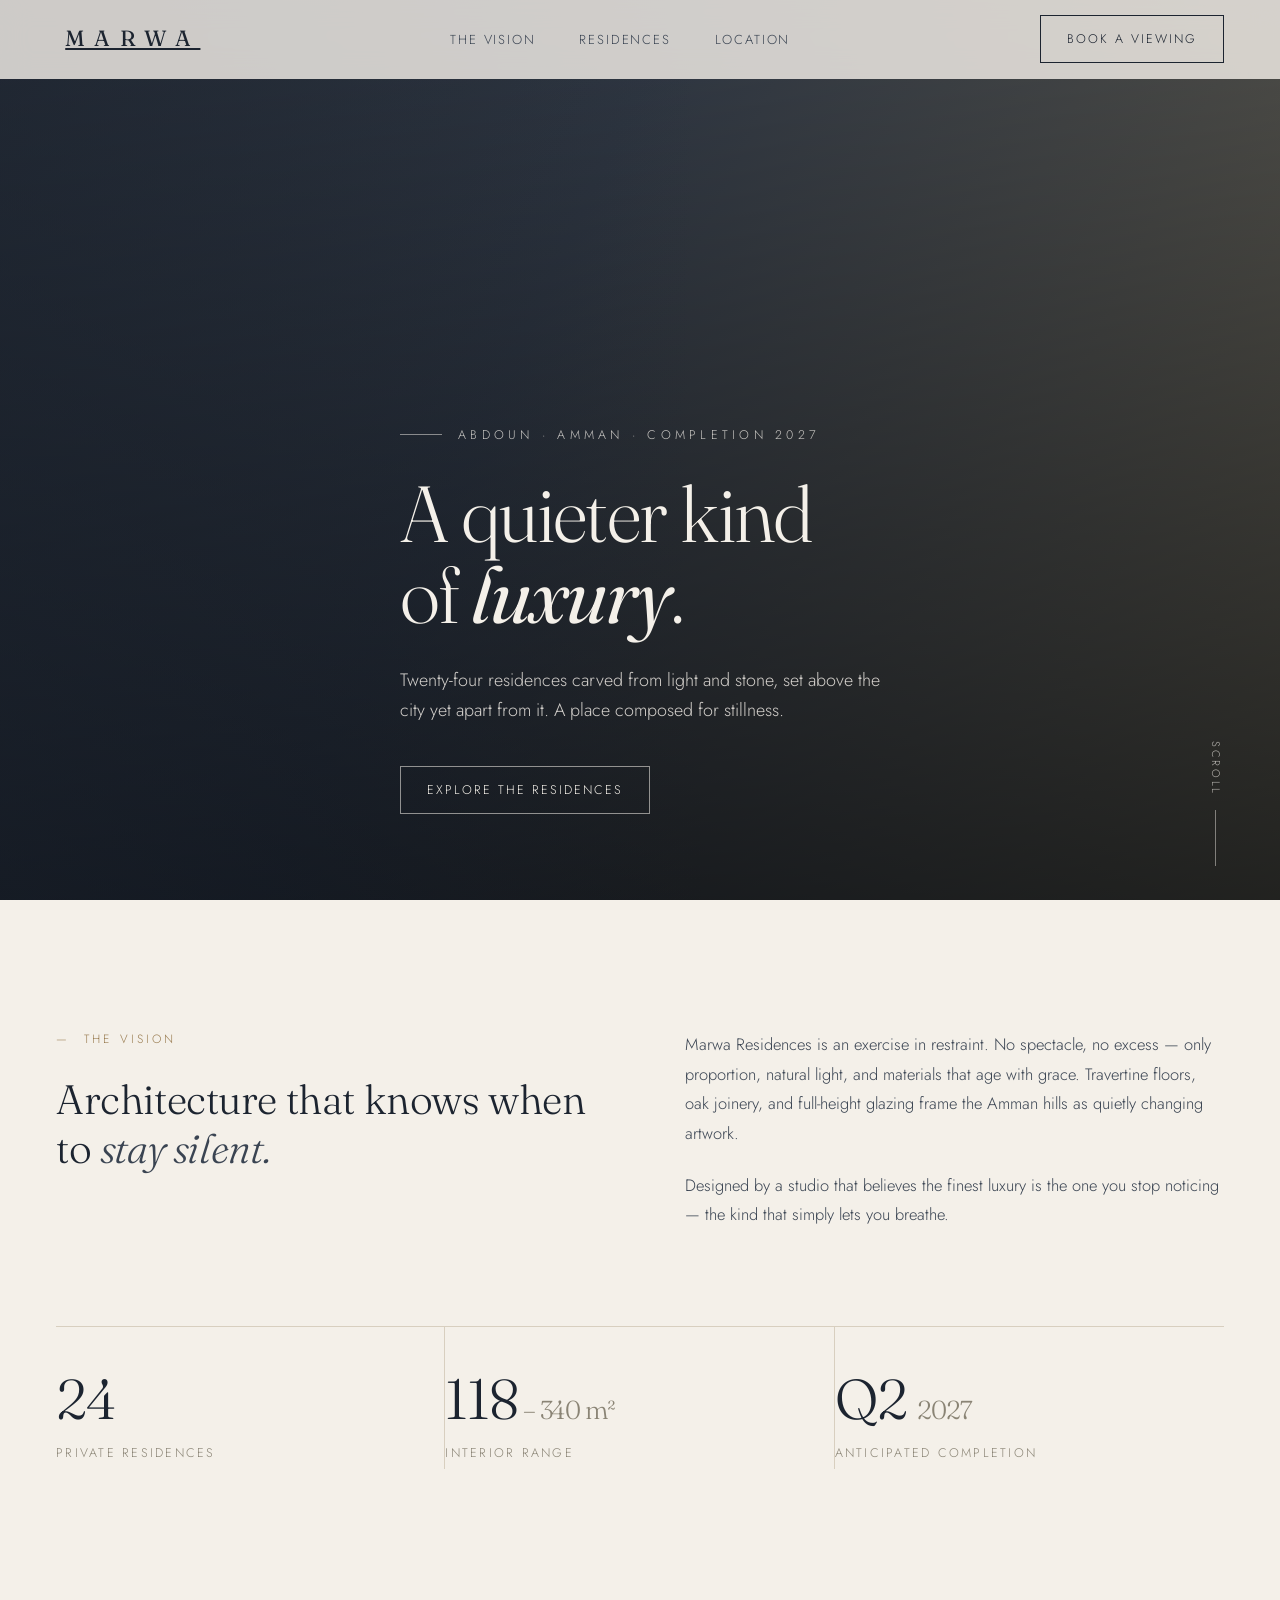
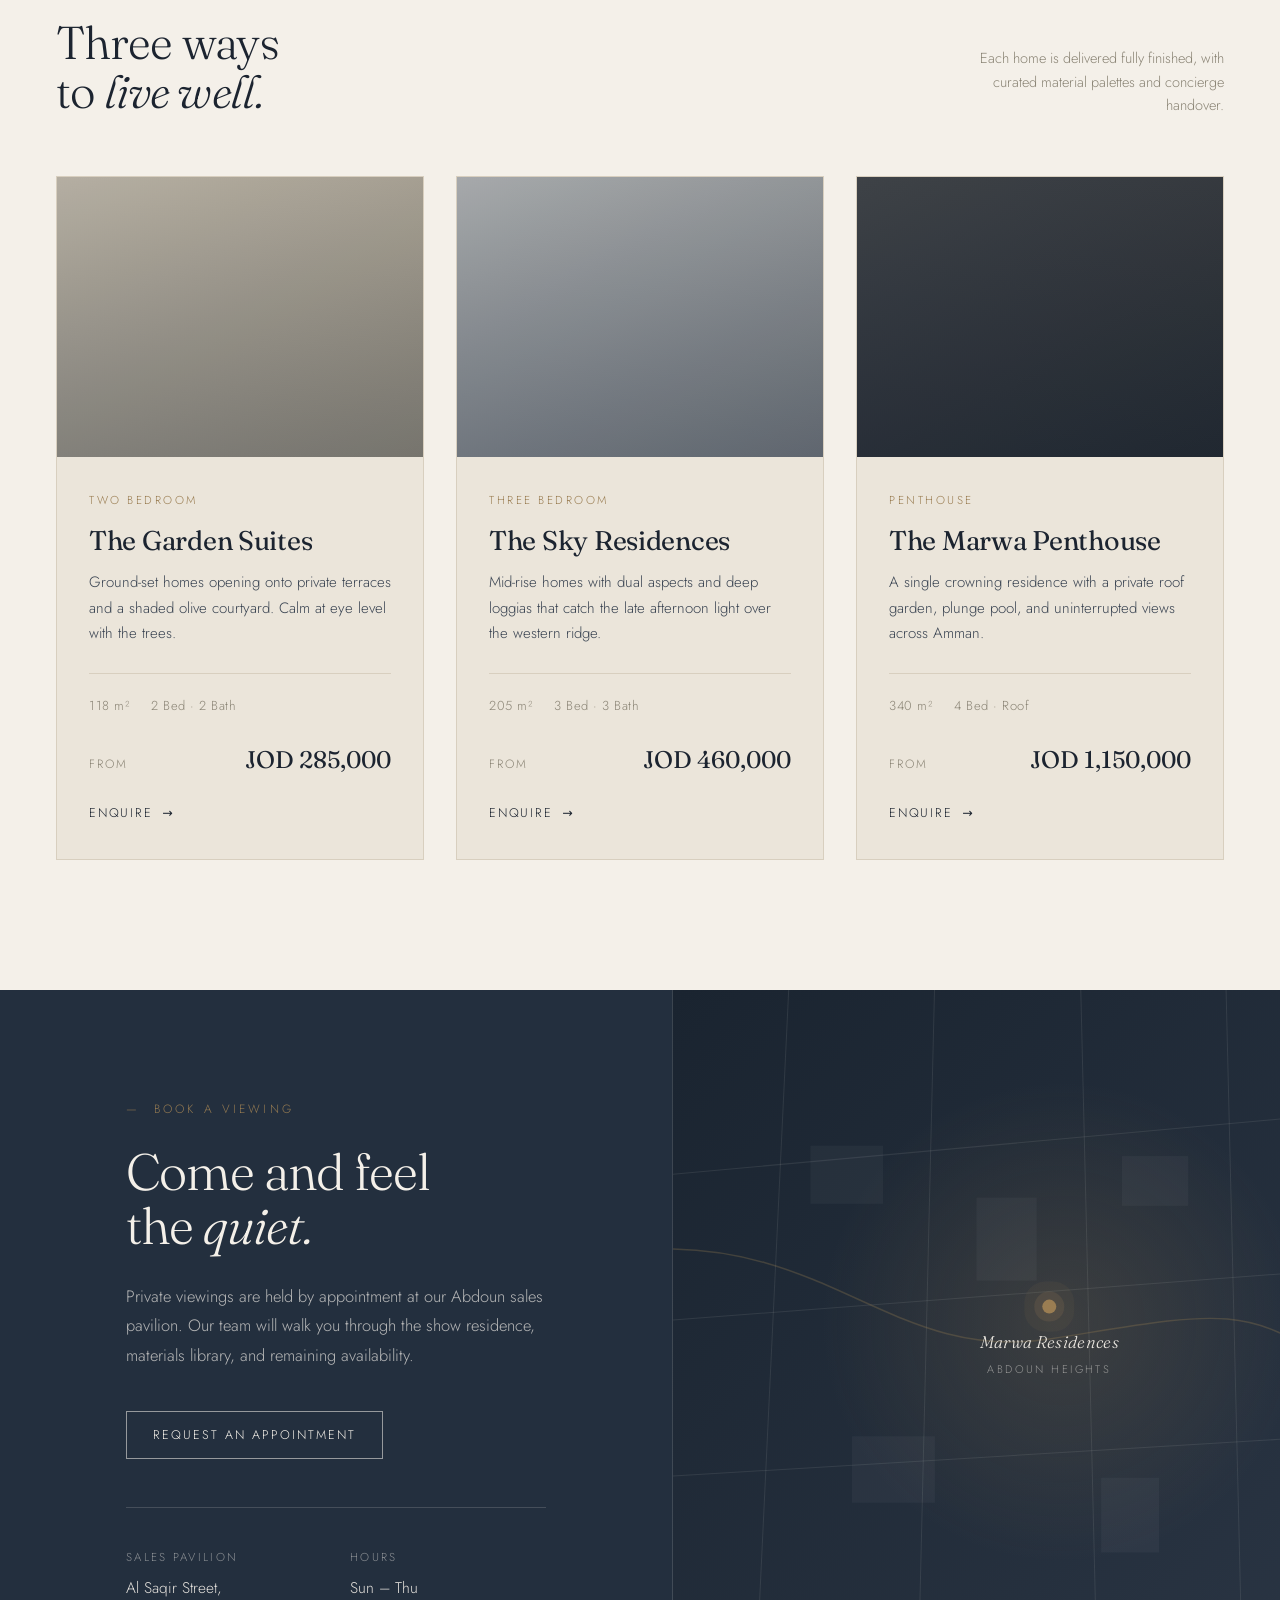
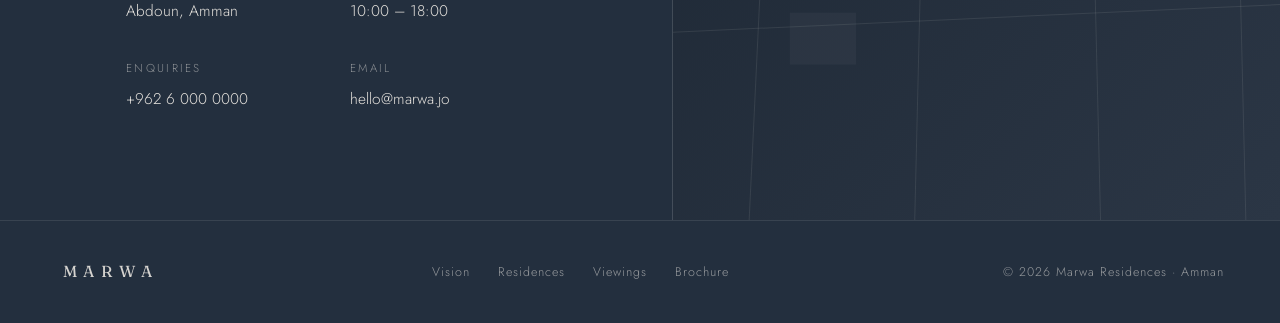
<file: concepts/marwa.html>
<!DOCTYPE html>
<html lang="en">
<head>
<meta charset="UTF-8" />
<meta name="viewport" content="width=device-width, initial-scale=1.0" />
<title>Marwa Residences — A quieter kind of luxury</title>
<link rel="preconnect" href="https://fonts.googleapis.com" />
<link rel="preconnect" href="https://fonts.gstatic.com" crossorigin />
<link href="https://fonts.googleapis.com/css2?family=Fraunces:ital,opsz,wght@0,9..144,300;0,9..144,400;0,9..144,500;1,9..144,400&family=Jost:wght@300;400;500&display=swap" rel="stylesheet" />
<style>
  :root {
    --stone: #f4f0e9;
    --stone-2: #ebe5da;
    --sand: #e3dccd;
    --ink: #1c2430;
    --ink-soft: #3a4452;
    --navy: #232f3e;
    --muted: #8a8475;
    --line: #d8cfbf;
    --gold: #9a7d52;
    --serif: "Fraunces", Georgia, serif;
    --sans: "Jost", system-ui, sans-serif;
  }

  * { margin: 0; padding: 0; box-sizing: border-box; }

  html { scroll-behavior: smooth; }

  body {
    font-family: var(--sans);
    background: var(--stone);
    color: var(--ink);
    font-weight: 300;
    line-height: 1.6;
    -webkit-font-smoothing: antialiased;
    text-rendering: optimizeLegibility;
  }

  ::selection { background: var(--ink); color: var(--stone); }

  .wrap { max-width: 1280px; margin: 0 auto; padding: 0 56px; }

  /* ---------- NAV ---------- */
  nav {
    position: fixed; top: 0; left: 0; right: 0; z-index: 100;
    background: rgba(244, 240, 233, 0.82);
    backdrop-filter: blur(14px);
    border-bottom: 1px solid transparent;
    transition: border-color .5s ease, background .5s ease;
  }
  nav.scrolled { border-color: var(--line); }
  .nav-inner {
    display: flex; align-items: center; justify-content: space-between;
    height: 78px;
  }
  .logo {
    font-family: var(--serif);
    font-weight: 400;
    font-size: 22px;
    letter-spacing: .42em;
    color: var(--ink);
    text-indent: .42em;
  }
  .nav-links { display: flex; gap: 44px; list-style: none; }
  .nav-links a {
    text-decoration: none; color: var(--ink-soft);
    font-size: 13px; letter-spacing: .14em; text-transform: uppercase;
    position: relative; transition: color .3s ease;
  }
  .nav-links a::after {
    content: ""; position: absolute; left: 0; bottom: -6px;
    width: 0; height: 1px; background: var(--ink); transition: width .4s ease;
  }
  .nav-links a:hover { color: var(--ink); }
  .nav-links a:hover::after { width: 100%; }

  .btn {
    font-family: var(--sans); font-size: 12.5px; letter-spacing: .16em;
    text-transform: uppercase; text-decoration: none;
    color: var(--ink); border: 1px solid var(--ink);
    padding: 13px 26px; background: transparent;
    transition: background .4s ease, color .4s ease;
    display: inline-block; cursor: pointer;
  }
  .btn:hover { background: var(--ink); color: var(--stone); }
  .btn-light { color: var(--stone); border-color: rgba(244,240,233,.55); }
  .btn-light:hover { background: var(--stone); color: var(--ink); border-color: var(--stone); }

  /* ---------- HERO ---------- */
  .hero {
    position: relative; min-height: 100vh;
    display: flex; align-items: flex-end;
    overflow: hidden;
    background:
      linear-gradient(180deg, rgba(28,36,48,.18) 0%, rgba(28,36,48,.55) 60%, rgba(28,36,48,.78) 100%),
      linear-gradient(115deg, #2c3440 0%, #3a4350 40%, #6f6857 100%),
      url("https://picsum.photos/seed/marwastone/1600/1000");
    background-size: cover; background-position: center;
    background-blend-mode: multiply, normal, normal;
  }
  .hero::after {
    content: ""; position: absolute; inset: 0;
    background: linear-gradient(90deg, rgba(28,36,48,.45) 0%, rgba(28,36,48,0) 55%);
  }
  .hero-content { position: relative; z-index: 2; padding-bottom: 86px; max-width: 760px; }
  .eyebrow {
    color: rgba(244,240,233,.78); font-size: 12.5px;
    letter-spacing: .34em; text-transform: uppercase; margin-bottom: 28px;
    display: flex; align-items: center; gap: 16px;
  }
  .eyebrow::before { content: ""; width: 42px; height: 1px; background: rgba(244,240,233,.5); }
  .hero h1 {
    font-family: var(--serif); color: var(--stone);
    font-weight: 300; font-size: clamp(48px, 6.2vw, 92px);
    line-height: 1.02; letter-spacing: -.02em; margin-bottom: 30px;
  }
  .hero h1 em { font-style: italic; font-weight: 400; }
  .hero p {
    color: rgba(244,240,233,.84); font-size: 18px; font-weight: 300;
    max-width: 480px; line-height: 1.7; margin-bottom: 40px;
  }
  .scroll-hint {
    position: absolute; bottom: 34px; right: 56px; z-index: 2;
    color: rgba(244,240,233,.7); font-size: 11px; letter-spacing: .24em;
    text-transform: uppercase; writing-mode: vertical-rl;
    display: flex; align-items: center; gap: 14px;
  }
  .scroll-hint::after { content: ""; width: 1px; height: 56px; background: rgba(244,240,233,.45); }

  /* ---------- INTRO / STATS ---------- */
  .intro { padding: 130px 0 110px; }
  .intro-grid {
    display: grid; grid-template-columns: 1fr 1fr; gap: 90px; align-items: start;
  }
  .section-tag {
    font-size: 12px; letter-spacing: .26em; text-transform: uppercase;
    color: var(--gold); margin-bottom: 26px;
    display: flex; align-items: center; gap: 14px;
  }
  .section-tag::before { content: "—"; color: var(--gold); }
  .intro h2 {
    font-family: var(--serif); font-weight: 300;
    font-size: clamp(30px, 3.2vw, 44px); line-height: 1.18;
    letter-spacing: -.01em; color: var(--ink);
  }
  .intro h2 em { font-style: italic; color: var(--ink-soft); }
  .intro-text p { color: var(--ink-soft); font-size: 16.5px; line-height: 1.8; margin-bottom: 22px; }
  .intro-text p:last-child { margin-bottom: 0; }

  .stats {
    display: grid; grid-template-columns: repeat(3, 1fr);
    border-top: 1px solid var(--line); margin-top: 96px;
  }
  .stat { padding: 44px 0 6px; border-right: 1px solid var(--line); }
  .stat:last-child { border-right: 0; }
  .stat .num {
    font-family: var(--serif); font-weight: 300;
    font-size: 56px; line-height: 1; color: var(--ink); letter-spacing: -.02em;
  }
  .stat .num span { font-size: 26px; color: var(--muted); }
  .stat .label {
    font-size: 12.5px; letter-spacing: .18em; text-transform: uppercase;
    color: var(--muted); margin-top: 16px;
  }

  /* ---------- RESIDENCES ---------- */
  .residences { padding: 40px 0 130px; }
  .res-head {
    display: flex; justify-content: space-between; align-items: flex-end;
    margin-bottom: 60px;
  }
  .res-head h2 {
    font-family: var(--serif); font-weight: 300;
    font-size: clamp(32px, 3.6vw, 50px); line-height: 1.05;
    letter-spacing: -.015em; color: var(--ink);
  }
  .res-head h2 em { font-style: italic; }
  .res-head p { color: var(--muted); font-size: 14.5px; max-width: 280px; text-align: right; }

  .cards { display: grid; grid-template-columns: repeat(3, 1fr); gap: 32px; }
  .card {
    background: var(--stone-2); border: 1px solid var(--line);
    display: flex; flex-direction: column;
    transition: transform .55s cubic-bezier(.2,.7,.2,1), box-shadow .55s ease;
  }
  .card:hover { transform: translateY(-8px); box-shadow: 0 30px 60px -32px rgba(28,36,48,.4); }
  .card-img { height: 280px; overflow: hidden; position: relative; }
  .card-img .ph {
    position: absolute; inset: 0;
    background-size: cover; background-position: center;
    filter: saturate(.7) brightness(.94);
    transition: transform 1.1s cubic-bezier(.2,.7,.2,1);
  }
  .card:hover .card-img .ph { transform: scale(1.06); }
  .card-img::after {
    content: ""; position: absolute; inset: 0;
    background: linear-gradient(180deg, rgba(99,89,70,.12), rgba(28,36,48,.28));
  }
  .c1 .ph { background: linear-gradient(150deg,#cfc6b4,#a59c87); }
  .c2 .ph { background: linear-gradient(150deg,#b9c0c7,#7e8893); }
  .c3 .ph { background: linear-gradient(150deg,#3a4350,#222c38); }
  .card-body { padding: 34px 32px 36px; flex: 1; display: flex; flex-direction: column; }
  .card-kind {
    font-size: 11.5px; letter-spacing: .22em; text-transform: uppercase;
    color: var(--gold); margin-bottom: 16px;
  }
  .card-body h3 {
    font-family: var(--serif); font-weight: 400; font-size: 27px;
    line-height: 1.15; letter-spacing: -.01em; margin-bottom: 14px; color: var(--ink);
  }
  .card-body .desc { color: var(--ink-soft); font-size: 15px; line-height: 1.7; margin-bottom: 26px; }
  .card-meta {
    display: flex; gap: 22px; font-size: 13px; color: var(--muted);
    padding-top: 22px; border-top: 1px solid var(--line); margin-top: auto;
    letter-spacing: .04em;
  }
  .card-price {
    margin-top: 24px; display: flex; align-items: baseline;
    justify-content: space-between;
  }
  .card-price .from { font-size: 12px; letter-spacing: .16em; text-transform: uppercase; color: var(--muted); }
  .card-price .amt { font-family: var(--serif); font-size: 24px; font-weight: 400; color: var(--ink); }
  .card-link {
    margin-top: 24px; font-size: 12.5px; letter-spacing: .14em;
    text-transform: uppercase; color: var(--ink); text-decoration: none;
    display: inline-flex; align-items: center; gap: 10px;
  }
  .card-link .arr { transition: transform .4s ease; }
  .card:hover .card-link .arr { transform: translateX(6px); }

  /* ---------- CONTACT / VISIT ---------- */
  .visit { background: var(--navy); color: var(--stone); padding: 0; overflow: hidden; }
  .visit-grid { display: grid; grid-template-columns: 1.05fr .95fr; }
  .visit-left { padding: 110px 56px 110px 0; }
  .visit-left .section-tag { color: rgba(154,125,82,.95); }
  .visit-left .section-tag::before { color: rgba(154,125,82,.95); }
  .visit-left h2 {
    font-family: var(--serif); font-weight: 300; color: var(--stone);
    font-size: clamp(34px, 4vw, 58px); line-height: 1.06;
    letter-spacing: -.02em; margin-bottom: 28px;
  }
  .visit-left h2 em { font-style: italic; }
  .visit-left p { color: rgba(244,240,233,.7); font-size: 16.5px; line-height: 1.8; max-width: 420px; margin-bottom: 40px; }
  .visit-detail {
    display: grid; grid-template-columns: 1fr 1fr; gap: 36px 28px;
    margin: 48px 0 0; padding-top: 40px; border-top: 1px solid rgba(244,240,233,.16); max-width: 460px;
  }
  .visit-detail .k { font-size: 11.5px; letter-spacing: .2em; text-transform: uppercase; color: rgba(244,240,233,.5); margin-bottom: 10px; }
  .visit-detail .v { font-size: 15.5px; color: rgba(244,240,233,.92); line-height: 1.5; }

  /* map-styled block */
  .map {
    position: relative; min-height: 100%;
    background:
      radial-gradient(circle at 64% 40%, rgba(154,125,82,.22), transparent 38%),
      linear-gradient(135deg, #1a2430 0%, #2b3645 100%);
    border-left: 1px solid rgba(244,240,233,.12);
    overflow: hidden;
  }
  .map svg { position: absolute; inset: 0; width: 100%; height: 100%; }
  .map .pin {
    position: absolute; left: 62%; top: 42%; transform: translate(-50%,-50%);
    z-index: 3; text-align: center;
  }
  .map .pin-dot {
    width: 14px; height: 14px; border-radius: 50%; background: var(--gold);
    margin: 0 auto 14px; position: relative;
    box-shadow: 0 0 0 8px rgba(154,125,82,.18), 0 0 0 18px rgba(154,125,82,.08);
  }
  .map .pin-label {
    font-family: var(--serif); font-size: 17px; font-style: italic;
    color: rgba(244,240,233,.95); letter-spacing: .02em;
  }
  .map .pin-sub { font-size: 11px; letter-spacing: .22em; text-transform: uppercase; color: rgba(244,240,233,.5); margin-top: 6px; }

  /* ---------- FOOTER ---------- */
  footer { background: var(--navy); color: rgba(244,240,233,.55); padding: 38px 0; border-top: 1px solid rgba(244,240,233,.1); }
  .foot-inner { display: flex; justify-content: space-between; align-items: center; font-size: 12.5px; letter-spacing: .08em; }
  .foot-inner .logo { font-size: 16px; color: rgba(244,240,233,.85); }
  .foot-links { display: flex; gap: 28px; }
  .foot-links a { color: rgba(244,240,233,.55); text-decoration: none; transition: color .3s; }
  .foot-links a:hover { color: var(--stone); }

  /* ---------- REVEAL ---------- */
  .reveal { opacity: 0; transform: translateY(26px); transition: opacity 1.1s cubic-bezier(.2,.7,.2,1), transform 1.1s cubic-bezier(.2,.7,.2,1); }
  .reveal.in { opacity: 1; transform: none; }
  .reveal.d1 { transition-delay: .08s; }
  .reveal.d2 { transition-delay: .16s; }
  .reveal.d3 { transition-delay: .24s; }

  @media (prefers-reduced-motion: reduce) {
    html { scroll-behavior: auto; }
    .reveal { opacity: 1; transform: none; transition: none; }
    .card, .card-img .ph, .card-link .arr { transition: none; }
  }
</style>
</head>
<body>

  <nav id="nav">
    <div class="wrap nav-inner">
      <a href="#" class="logo">MARWA</a>
      <ul class="nav-links">
        <li><a href="#intro">The Vision</a></li>
        <li><a href="#residences">Residences</a></li>
        <li><a href="#visit">Location</a></li>
      </ul>
      <a href="#visit" class="btn">Book a viewing</a>
    </div>
  </nav>

  <!-- HERO -->
  <header class="hero">
    <div class="wrap hero-content">
      <div class="eyebrow reveal">Abdoun · Amman · Completion 2027</div>
      <h1 class="reveal d1">A quieter kind<br />of <em>luxury</em>.</h1>
      <p class="reveal d2">Twenty-four residences carved from light and stone, set above the city yet apart from it. A place composed for stillness.</p>
      <a href="#residences" class="btn btn-light reveal d3">Explore the residences</a>
    </div>
    <div class="scroll-hint">Scroll</div>
  </header>

  <!-- INTRO + STATS -->
  <section class="intro" id="intro">
    <div class="wrap">
      <div class="intro-grid">
        <div class="reveal">
          <div class="section-tag">The Vision</div>
          <h2>Architecture that knows when<br />to <em>stay silent.</em></h2>
        </div>
        <div class="intro-text reveal d1">
          <p>Marwa Residences is an exercise in restraint. No spectacle, no excess — only proportion, natural light, and materials that age with grace. Travertine floors, oak joinery, and full-height glazing frame the Amman hills as quietly changing artwork.</p>
          <p>Designed by a studio that believes the finest luxury is the one you stop noticing — the kind that simply lets you breathe.</p>
        </div>
      </div>

      <div class="stats">
        <div class="stat reveal">
          <div class="num">24</div>
          <div class="label">Private Residences</div>
        </div>
        <div class="stat reveal d1">
          <div class="num">118<span> – 340 m²</span></div>
          <div class="label">Interior Range</div>
        </div>
        <div class="stat reveal d2">
          <div class="num">Q2 <span>2027</span></div>
          <div class="label">Anticipated Completion</div>
        </div>
      </div>
    </div>
  </section>

  <!-- RESIDENCES -->
  <section class="residences" id="residences">
    <div class="wrap">
      <div class="res-head reveal">
        <h2>Three ways<br />to <em>live well.</em></h2>
        <p>Each home is delivered fully finished, with curated material palettes and concierge handover.</p>
      </div>

      <div class="cards">
        <article class="card c1 reveal">
          <div class="card-img"><div class="ph"></div></div>
          <div class="card-body">
            <div class="card-kind">Two Bedroom</div>
            <h3>The Garden Suites</h3>
            <p class="desc">Ground-set homes opening onto private terraces and a shaded olive courtyard. Calm at eye level with the trees.</p>
            <div class="card-meta"><span>118 m²</span><span>2 Bed · 2 Bath</span></div>
            <div class="card-price">
              <span class="from">From</span>
              <span class="amt">JOD 285,000</span>
            </div>
            <a href="#visit" class="card-link">Enquire <span class="arr">→</span></a>
          </div>
        </article>

        <article class="card c2 reveal d1">
          <div class="card-img"><div class="ph"></div></div>
          <div class="card-body">
            <div class="card-kind">Three Bedroom</div>
            <h3>The Sky Residences</h3>
            <p class="desc">Mid-rise homes with dual aspects and deep loggias that catch the late afternoon light over the western ridge.</p>
            <div class="card-meta"><span>205 m²</span><span>3 Bed · 3 Bath</span></div>
            <div class="card-price">
              <span class="from">From</span>
              <span class="amt">JOD 460,000</span>
            </div>
            <a href="#visit" class="card-link">Enquire <span class="arr">→</span></a>
          </div>
        </article>

        <article class="card c3 reveal d2">
          <div class="card-img"><div class="ph"></div></div>
          <div class="card-body">
            <div class="card-kind">Penthouse</div>
            <h3>The Marwa Penthouse</h3>
            <p class="desc">A single crowning residence with a private roof garden, plunge pool, and uninterrupted views across Amman.</p>
            <div class="card-meta"><span>340 m²</span><span>4 Bed · Roof</span></div>
            <div class="card-price">
              <span class="from">From</span>
              <span class="amt">JOD 1,150,000</span>
            </div>
            <a href="#visit" class="card-link">Enquire <span class="arr">→</span></a>
          </div>
        </article>
      </div>
    </div>
  </section>

  <!-- VISIT -->
  <section class="visit" id="visit">
    <div class="visit-grid">
      <div class="wrap" style="padding-right:0;">
        <div class="visit-left">
          <div class="section-tag reveal">Book a viewing</div>
          <h2 class="reveal d1">Come and feel<br />the <em>quiet.</em></h2>
          <p class="reveal d2">Private viewings are held by appointment at our Abdoun sales pavilion. Our team will walk you through the show residence, materials library, and remaining availability.</p>
          <a href="#" class="btn btn-light reveal d2">Request an appointment</a>

          <div class="visit-detail reveal d3">
            <div><div class="k">Sales Pavilion</div><div class="v">Al Saqir Street,<br />Abdoun, Amman</div></div>
            <div><div class="k">Hours</div><div class="v">Sun – Thu<br />10:00 – 18:00</div></div>
            <div><div class="k">Enquiries</div><div class="v">+962 6 000 0000</div></div>
            <div><div class="k">Email</div><div class="v">hello@marwa.jo</div></div>
          </div>
        </div>
      </div>

      <div class="map" aria-hidden="true">
        <svg viewBox="0 0 600 800" preserveAspectRatio="xMidYMid slice">
          <g stroke="rgba(244,240,233,0.09)" stroke-width="1" fill="none">
            <path d="M-20 180 L640 120" /><path d="M-20 320 L640 270" />
            <path d="M-20 470 L640 430" /><path d="M-20 620 L640 590" />
            <path d="M120 -20 L80 820" /><path d="M260 -20 L240 820" />
            <path d="M400 -20 L420 820" /><path d="M540 -20 L560 820" />
          </g>
          <g stroke="rgba(154,125,82,0.30)" stroke-width="1.4" fill="none">
            <path d="M-20 250 C160 240 220 360 372 336 S560 300 640 360" />
          </g>
          <g fill="rgba(244,240,233,0.035)">
            <rect x="140" y="150" width="70" height="56" /><rect x="300" y="200" width="58" height="80" />
            <rect x="440" y="160" width="64" height="48" /><rect x="180" y="430" width="80" height="64" />
            <rect x="420" y="470" width="56" height="72" /><rect x="120" y="600" width="64" height="50" />
          </g>
        </svg>
        <div class="pin">
          <div class="pin-dot"></div>
          <div class="pin-label">Marwa Residences</div>
          <div class="pin-sub">Abdoun Heights</div>
        </div>
      </div>
    </div>
  </section>

  <footer>
    <div class="wrap foot-inner">
      <span class="logo">MARWA</span>
      <div class="foot-links">
        <a href="#intro">Vision</a>
        <a href="#residences">Residences</a>
        <a href="#visit">Viewings</a>
        <a href="#">Brochure</a>
      </div>
      <span>© 2026 Marwa Residences · Amman</span>
    </div>
  </footer>

  <script>
    // nav border on scroll
    const nav = document.getElementById('nav');
    const onScroll = () => nav.classList.toggle('scrolled', window.scrollY > 24);
    onScroll(); window.addEventListener('scroll', onScroll, { passive: true });

    // scroll reveals
    const reduce = window.matchMedia('(prefers-reduced-motion: reduce)').matches;
    const els = document.querySelectorAll('.reveal');
    if (reduce || !('IntersectionObserver' in window)) {
      els.forEach(e => e.classList.add('in'));
    } else {
      const io = new IntersectionObserver((entries) => {
        entries.forEach(en => {
          if (en.isIntersecting) { en.target.classList.add('in'); io.unobserve(en.target); }
        });
      }, { threshold: 0.16, rootMargin: '0px 0px -8% 0px' });
      els.forEach(e => io.observe(e));
    }
  </script>
</body>
</html>
</file>
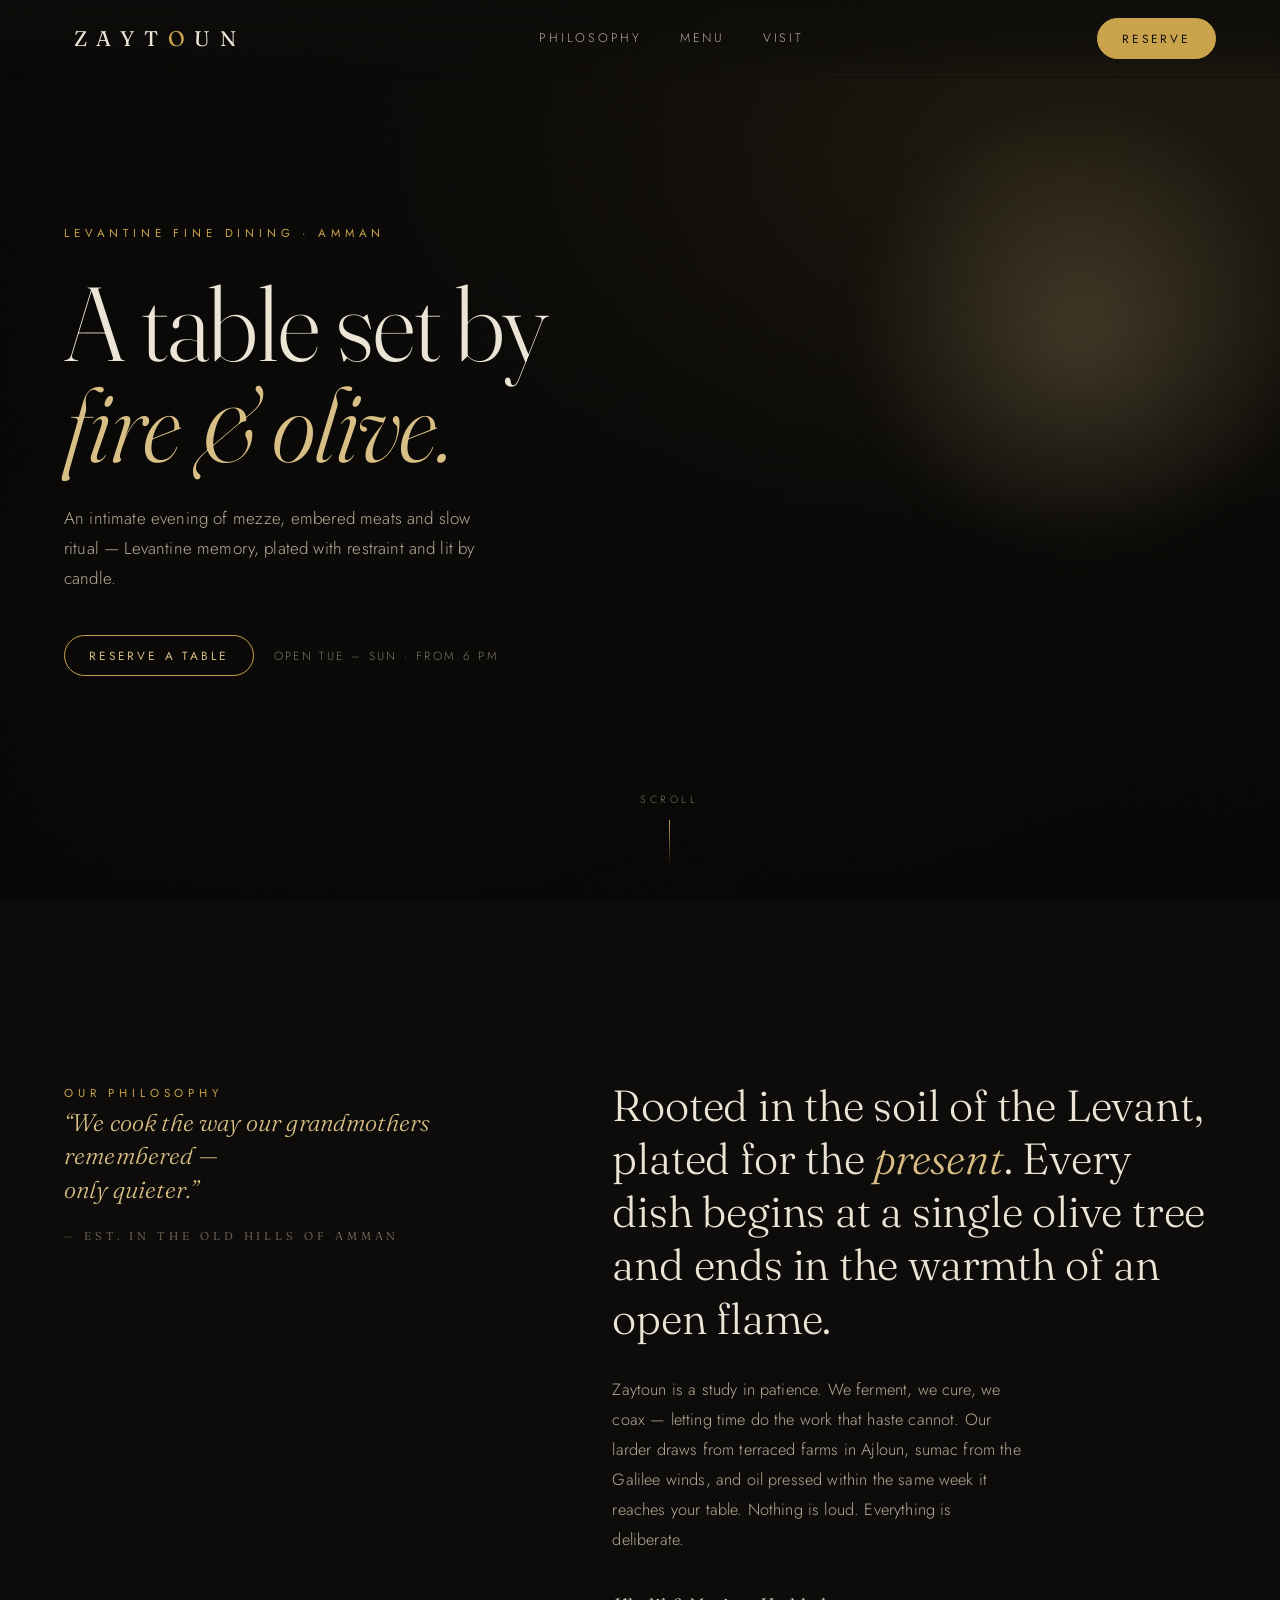
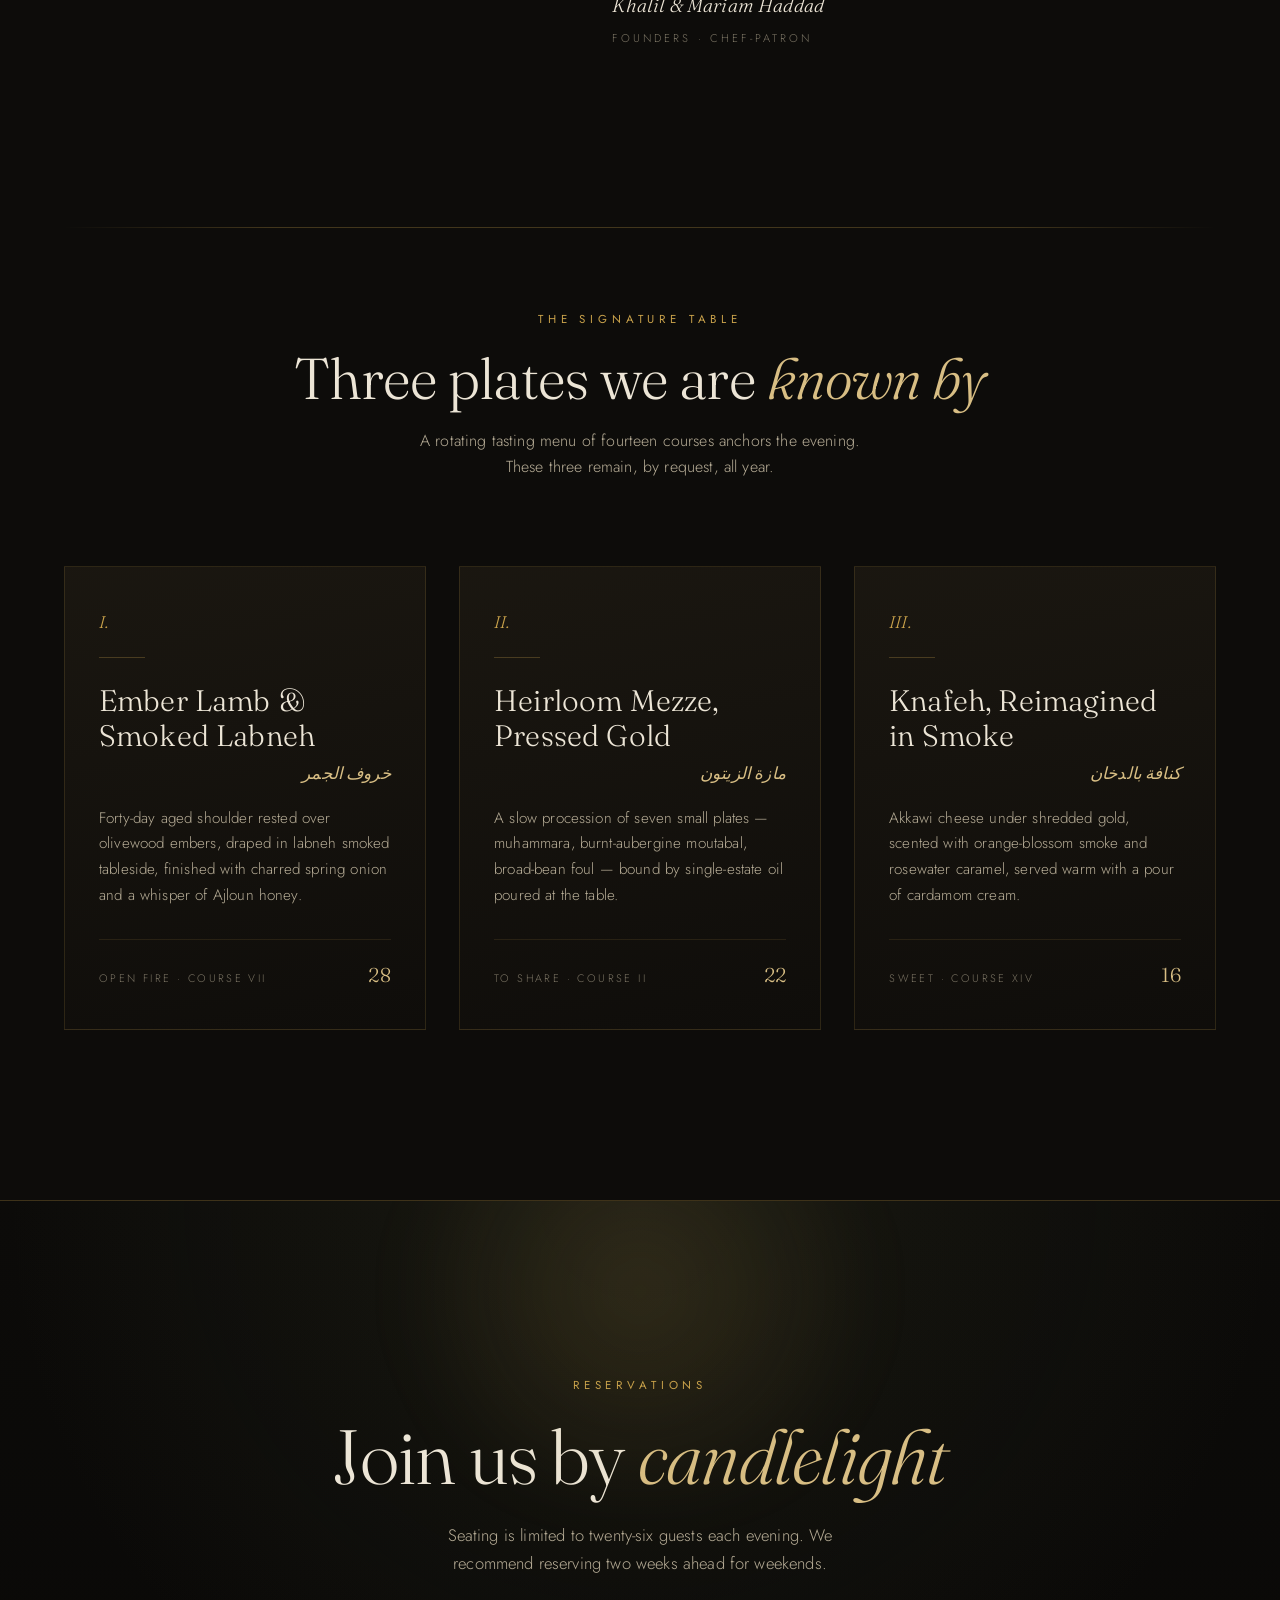
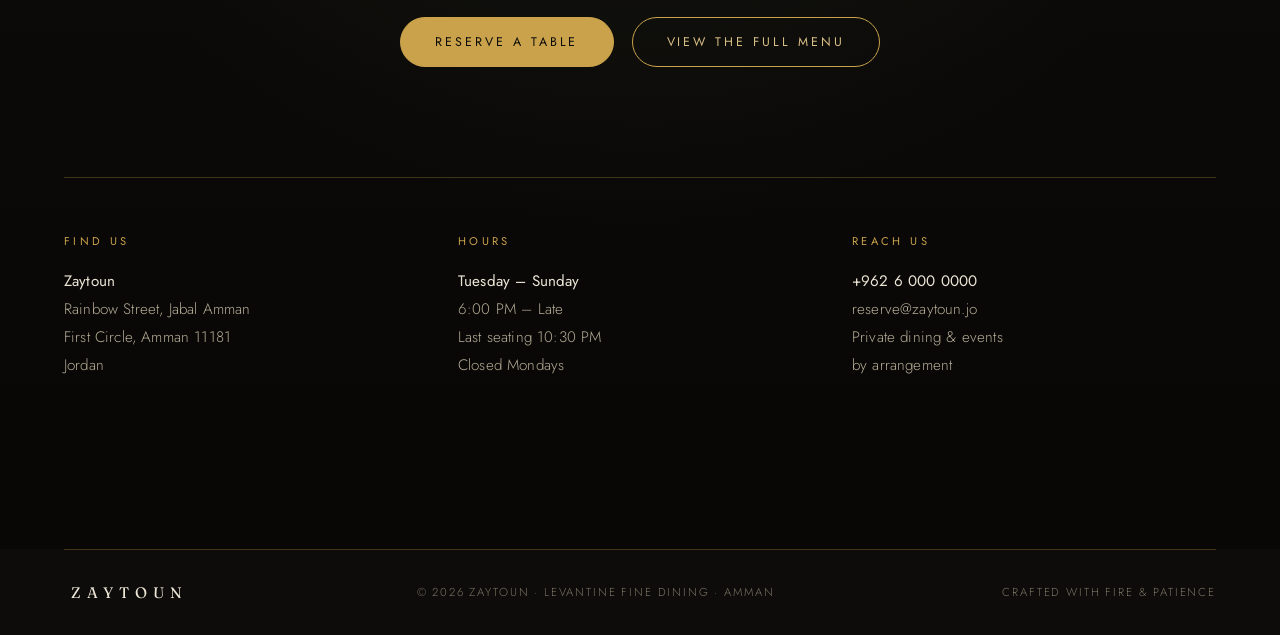
<file: concepts/zaytoun.html>
<!DOCTYPE html>
<html lang="en">
<head>
<meta charset="UTF-8" />
<meta name="viewport" content="width=device-width, initial-scale=1.0" />
<title>ZAYTOUN — Levantine Fine Dining · Amman</title>
<link rel="preconnect" href="https://fonts.googleapis.com" />
<link rel="preconnect" href="https://fonts.gstatic.com" crossorigin />
<link href="https://fonts.googleapis.com/css2?family=Fraunces:ital,opsz,wght@0,9..144,300;0,9..144,400;0,9..144,500;1,9..144,300;1,9..144,400&family=Jost:wght@300;400;500&display=swap" rel="stylesheet" />
<style>
  :root{
    --bg:#0d0c0a;
    --bg-2:#13110d;
    --ink:#ece5d6;
    --ink-soft:#b6ac96;
    --ink-faint:#7b7464;
    --gold:#c9a24b;
    --gold-soft:#d8be84;
    --olive:#5d6440;
    --olive-deep:#3a3f29;
    --hair:rgba(201,162,75,.28);
    --serif:'Fraunces',Georgia,serif;
    --sans:'Jost',system-ui,sans-serif;
  }

  *{margin:0;padding:0;box-sizing:border-box}

  html{scroll-behavior:smooth}

  body{
    background:var(--bg);
    color:var(--ink);
    font-family:var(--sans);
    font-weight:300;
    line-height:1.65;
    letter-spacing:.01em;
    -webkit-font-smoothing:antialiased;
    overflow-x:hidden;
  }

  /* fine film grain over everything */
  body::after{
    content:"";
    position:fixed;
    inset:0;
    pointer-events:none;
    z-index:9999;
    opacity:.05;
    mix-blend-mode:overlay;
    background-image:url("data:image/svg+xml,%3Csvg xmlns='http://www.w3.org/2000/svg' width='160' height='160'%3E%3Cfilter id='n'%3E%3CfeTurbulence type='fractalNoise' baseFrequency='0.85' numOctaves='3' stitchTiles='stitch'/%3E%3C/filter%3E%3Crect width='100%25' height='100%25' filter='url(%23n)'/%3E%3C/svg%3E");
  }

  a{color:inherit;text-decoration:none}

  .wrap{width:min(1240px,90vw);margin-inline:auto}

  .eyebrow{
    font-size:.72rem;
    letter-spacing:.42em;
    text-transform:uppercase;
    color:var(--gold);
    font-weight:400;
  }

  .rule{
    height:1px;
    background:linear-gradient(90deg,transparent,var(--hair) 18%,var(--hair) 82%,transparent);
  }

  /* ---------- NAV ---------- */
  nav{
    position:fixed;
    top:0;left:0;right:0;
    z-index:100;
    display:flex;
    align-items:center;
    justify-content:space-between;
    padding:18px clamp(28px,5vw,64px);
    background:linear-gradient(180deg,rgba(13,12,10,.92),rgba(13,12,10,.55) 70%,transparent);
    backdrop-filter:blur(2px);
    transition:background .4s ease,padding .4s ease,border-color .4s ease;
    border-bottom:1px solid transparent;
  }
  nav.scrolled{
    background:rgba(11,10,8,.9);
    backdrop-filter:blur(12px) saturate(1.1);
    padding:13px clamp(28px,5vw,64px);
    border-bottom:1px solid var(--hair);
  }
  .brand{
    font-family:var(--serif);
    font-size:1.32rem;
    letter-spacing:.46em;
    font-weight:400;
    padding-left:.46em;
    color:var(--ink);
  }
  .brand b{color:var(--gold);font-weight:400}
  .nav-links{
    display:flex;
    gap:38px;
    align-items:center;
    font-size:.78rem;
    letter-spacing:.22em;
    text-transform:uppercase;
    color:var(--ink-soft);
  }
  .nav-links a{position:relative;transition:color .3s}
  .nav-links a::after{
    content:"";position:absolute;left:0;bottom:-6px;
    width:0;height:1px;background:var(--gold);transition:width .35s ease;
  }
  .nav-links a:hover{color:var(--ink)}
  .nav-links a:hover::after{width:100%}

  .btn{
    font-family:var(--sans);
    font-size:.74rem;
    letter-spacing:.24em;
    text-transform:uppercase;
    color:var(--bg);
    background:var(--gold);
    padding:11px 24px;
    border:1px solid var(--gold);
    border-radius:999px;
    cursor:pointer;
    transition:background .35s,color .35s,box-shadow .35s;
  }
  .btn:hover{
    background:transparent;
    color:var(--gold-soft);
    box-shadow:0 0 0 1px var(--gold) inset, 0 8px 30px -12px rgba(201,162,75,.5);
  }
  .btn-ghost{
    background:transparent;color:var(--gold-soft);
    border:1px solid var(--gold);
  }
  .btn-ghost:hover{background:var(--gold);color:var(--bg);box-shadow:none}

  /* ---------- HERO ---------- */
  header.hero{
    position:relative;
    min-height:100vh;
    display:flex;
    align-items:center;
    overflow:hidden;
    isolation:isolate;
  }
  .hero-bg{
    position:absolute;inset:0;z-index:-3;
    background:
      radial-gradient(120% 90% at 78% 18%, rgba(201,162,75,.16), transparent 46%),
      radial-gradient(90% 80% at 12% 92%, rgba(93,100,64,.22), transparent 52%),
      linear-gradient(160deg,#15120d 0%,#0d0c0a 55%,#080706 100%);
  }
  .hero-photo{
    position:absolute;inset:0;z-index:-2;
    background:url("https://picsum.photos/seed/oliveoil/1600/1000") center/cover no-repeat;
    filter:grayscale(.4) brightness(.32) contrast(1.05) sepia(.35);
    opacity:.5;
  }
  .hero-veil{
    position:absolute;inset:0;z-index:-1;
    background:
      linear-gradient(90deg,rgba(8,7,6,.96) 0%,rgba(8,7,6,.7) 42%,rgba(8,7,6,.25) 100%),
      linear-gradient(0deg,rgba(8,7,6,.9),transparent 40%);
  }
  /* candle flicker glow */
  .glow{
    position:absolute;z-index:-1;
    width:520px;height:520px;border-radius:50%;
    right:-60px;top:8%;
    background:radial-gradient(circle,rgba(216,190,132,.22),transparent 62%);
    filter:blur(20px);
    animation:flicker 6s ease-in-out infinite;
  }
  @keyframes flicker{
    0%,100%{opacity:.85;transform:scale(1)}
    45%{opacity:1;transform:scale(1.05)}
    70%{opacity:.78;transform:scale(.98)}
  }

  .hero-inner{max-width:760px}
  .hero .eyebrow{display:block;margin-bottom:30px;opacity:0;animation:rise .9s .15s ease forwards}
  .hero h1{
    font-family:var(--serif);
    font-weight:300;
    font-size:clamp(3.4rem,8.2vw,7rem);
    line-height:.96;
    letter-spacing:-.01em;
    color:var(--ink);
  }
  .hero h1 em{
    font-style:italic;
    color:var(--gold-soft);
    font-weight:300;
  }
  .hero h1 .l1{display:block;opacity:0;animation:rise 1s .25s ease forwards}
  .hero h1 .l2{display:block;opacity:0;animation:rise 1s .4s ease forwards}
  .hero p.tag{
    margin-top:30px;
    max-width:430px;
    font-size:1.06rem;
    color:var(--ink-soft);
    line-height:1.75;
    opacity:0;animation:rise 1s .6s ease forwards;
  }
  .hero-cta{
    margin-top:42px;
    display:flex;gap:20px;align-items:center;
    opacity:0;animation:rise 1s .78s ease forwards;
  }
  .hero-cta .meta{
    font-size:.74rem;letter-spacing:.2em;text-transform:uppercase;
    color:var(--ink-faint);
  }
  @keyframes rise{from{opacity:0;transform:translateY(26px)}to{opacity:1;transform:translateY(0)}}

  .scroll-hint{
    position:absolute;bottom:34px;left:50%;transform:translateX(-50%);
    font-size:.66rem;letter-spacing:.34em;text-transform:uppercase;color:var(--ink-faint);
    display:flex;flex-direction:column;align-items:center;gap:12px;
    opacity:0;animation:rise 1s 1.1s ease forwards;
  }
  .scroll-hint span.line{
    width:1px;height:46px;
    background:linear-gradient(var(--gold),transparent);
    animation:drop 2.4s ease-in-out infinite;
    transform-origin:top;
  }
  @keyframes drop{0%,100%{transform:scaleY(.3);opacity:.4}50%{transform:scaleY(1);opacity:1}}

  /* ---------- PHILOSOPHY ---------- */
  section{position:relative}
  .philosophy{padding:clamp(110px,14vw,180px) 0}
  .philosophy .wrap{
    display:grid;grid-template-columns:.85fr 1.15fr;gap:clamp(40px,8vw,110px);align-items:start;
  }
  .philosophy .eyebrow{margin-bottom:24px}
  .philosophy .label{
    font-family:var(--serif);font-style:italic;font-size:1.5rem;color:var(--gold-soft);
    line-height:1.4;font-weight:300;
  }
  .philosophy .label .num{
    display:block;font-style:normal;font-size:.72rem;letter-spacing:.34em;
    text-transform:uppercase;color:var(--ink-faint);margin-top:22px;
  }
  .philosophy h2{
    font-family:var(--serif);font-weight:300;
    font-size:clamp(1.8rem,3.4vw,2.9rem);line-height:1.22;letter-spacing:-.005em;
    color:var(--ink);
  }
  .philosophy h2 em{font-style:italic;color:var(--gold-soft)}
  .philosophy p.body{
    margin-top:30px;color:var(--ink-soft);font-size:1.02rem;max-width:46ch;line-height:1.85;
  }
  .sign{
    margin-top:34px;font-family:var(--serif);font-style:italic;font-size:1.2rem;color:var(--ink);
  }
  .sign small{display:block;font-family:var(--sans);font-style:normal;font-size:.7rem;
    letter-spacing:.28em;text-transform:uppercase;color:var(--ink-faint);margin-top:8px}

  /* ---------- SIGNATURE DISHES ---------- */
  .dishes{padding:clamp(40px,6vw,80px) 0 clamp(110px,14vw,170px)}
  .dishes-head{text-align:center;margin-bottom:clamp(54px,7vw,86px)}
  .dishes-head h2{
    font-family:var(--serif);font-weight:300;font-size:clamp(2.2rem,4.6vw,3.6rem);
    line-height:1.05;margin-top:18px;letter-spacing:-.01em;
  }
  .dishes-head h2 em{font-style:italic;color:var(--gold-soft)}
  .dishes-head p{margin-top:18px;color:var(--ink-soft);max-width:50ch;margin-inline:auto;font-size:1rem}

  .cards{display:grid;grid-template-columns:repeat(3,1fr);gap:clamp(20px,2.6vw,36px)}
  .card{
    position:relative;
    border:1px solid rgba(201,162,75,.16);
    background:linear-gradient(170deg,rgba(28,24,17,.9),rgba(15,13,10,.92));
    padding:42px 34px 38px;
    overflow:hidden;
    transition:transform .55s cubic-bezier(.2,.7,.2,1),border-color .55s,box-shadow .55s;
  }
  .card::before{
    content:"";position:absolute;inset:0;
    background:radial-gradient(120% 80% at 50% -10%,rgba(201,162,75,.14),transparent 55%);
    opacity:0;transition:opacity .55s;
  }
  .card:hover{
    transform:translateY(-8px);
    border-color:rgba(201,162,75,.5);
    box-shadow:0 30px 60px -34px rgba(0,0,0,.9), 0 0 0 1px rgba(201,162,75,.12);
  }
  .card:hover::before{opacity:1}
  .card .idx{
    font-family:var(--serif);font-style:italic;font-size:1.05rem;color:var(--gold);
    position:relative;
  }
  .card .crest{
    width:46px;height:1px;background:var(--hair);margin:20px 0 26px;position:relative;
  }
  .card h3{
    font-family:var(--serif);font-weight:300;font-size:1.85rem;line-height:1.18;
    position:relative;color:var(--ink);
  }
  .card .ar{
    font-family:var(--serif);font-style:italic;color:var(--gold-soft);font-size:1.05rem;
    margin-top:6px;position:relative;direction:rtl;
  }
  .card p{
    margin-top:18px;color:var(--ink-soft);font-size:.95rem;line-height:1.7;position:relative;
  }
  .card .foot{
    margin-top:30px;display:flex;justify-content:space-between;align-items:baseline;
    position:relative;border-top:1px solid rgba(201,162,75,.12);padding-top:18px;
  }
  .card .foot .note{font-size:.68rem;letter-spacing:.22em;text-transform:uppercase;color:var(--ink-faint)}
  .card .foot .price{font-family:var(--serif);font-size:1.25rem;color:var(--gold-soft)}

  /* ---------- RESERVE FOOTER ---------- */
  .reserve{
    position:relative;
    padding:clamp(110px,14vw,170px) 0;
    border-top:1px solid var(--hair);
    background:
      radial-gradient(90% 120% at 50% 0%,rgba(93,100,64,.16),transparent 55%),
      linear-gradient(180deg,#0c0b09,#080706);
    text-align:center;
    overflow:hidden;
  }
  .reserve .glow2{
    position:absolute;left:50%;top:-120px;transform:translateX(-50%);
    width:620px;height:420px;border-radius:50%;
    background:radial-gradient(circle,rgba(201,162,75,.14),transparent 65%);
    filter:blur(30px);pointer-events:none;
  }
  .reserve h2{
    font-family:var(--serif);font-weight:300;font-size:clamp(2.6rem,6vw,5rem);
    line-height:1;letter-spacing:-.01em;margin-top:22px;
  }
  .reserve h2 em{font-style:italic;color:var(--gold-soft)}
  .reserve p.sub{margin:26px auto 40px;color:var(--ink-soft);max-width:46ch;font-size:1.04rem}
  .reserve .cta-row{display:flex;gap:18px;justify-content:center;align-items:center;flex-wrap:wrap}
  .reserve .btn{padding:15px 34px;font-size:.78rem}

  .visit{
    margin-top:clamp(70px,9vw,110px);
    display:grid;grid-template-columns:repeat(3,1fr);
    gap:30px;text-align:left;
    border-top:1px solid var(--hair);padding-top:54px;
  }
  .visit .col h4{
    font-size:.7rem;letter-spacing:.3em;text-transform:uppercase;color:var(--gold);
    margin-bottom:16px;font-weight:400;
  }
  .visit .col p{color:var(--ink-soft);font-size:.95rem;line-height:1.85}
  .visit .col p strong{color:var(--ink);font-weight:400}

  footer.base{
    border-top:1px solid var(--hair);
    padding:30px 0;
    display:flex;justify-content:space-between;align-items:center;
    font-size:.72rem;letter-spacing:.16em;text-transform:uppercase;color:var(--ink-faint);
  }
  footer.base .brand{font-size:.95rem;letter-spacing:.4em}

  /* ---------- scroll reveal ---------- */
  .reveal{opacity:0;transform:translateY(34px);transition:opacity 1s ease,transform 1s cubic-bezier(.2,.7,.2,1)}
  .reveal.in{opacity:1;transform:none}
  .reveal.d1{transition-delay:.08s}
  .reveal.d2{transition-delay:.16s}
  .reveal.d3{transition-delay:.24s}

  @media (max-width:900px){
    .nav-links{display:none}
    .philosophy .wrap{grid-template-columns:1fr}
    .cards{grid-template-columns:1fr}
    .visit{grid-template-columns:1fr;gap:34px}
    footer.base{flex-direction:column;gap:14px}
  }
  @media (prefers-reduced-motion:reduce){
    *{animation:none !important;scroll-behavior:auto !important}
    .reveal{opacity:1;transform:none;transition:none}
    .glow,.glow2{animation:none}
  }
</style>
</head>
<body>

<nav id="nav">
  <div class="brand">ZAYT<b>O</b>UN</div>
  <div class="nav-links">
    <a href="#philosophy">Philosophy</a>
    <a href="#menu">Menu</a>
    <a href="#visit">Visit</a>
  </div>
  <button class="btn" onclick="document.getElementById('reserve').scrollIntoView()">Reserve</button>
</nav>

<header class="hero">
  <div class="hero-bg"></div>
  <div class="hero-photo"></div>
  <div class="hero-veil"></div>
  <div class="glow"></div>
  <div class="wrap">
    <div class="hero-inner">
      <span class="eyebrow">Levantine Fine Dining · Amman</span>
      <h1>
        <span class="l1">A table set by</span>
        <span class="l2"><em>fire &amp; olive.</em></span>
      </h1>
      <p class="tag">An intimate evening of mezze, embered meats and slow ritual — Levantine memory, plated with restraint and lit by candle.</p>
      <div class="hero-cta">
        <button class="btn btn-ghost" onclick="document.getElementById('reserve').scrollIntoView()">Reserve a Table</button>
        <span class="meta">Open Tue – Sun · From 6 PM</span>
      </div>
    </div>
  </div>
  <div class="scroll-hint">
    <span>Scroll</span>
    <span class="line"></span>
  </div>
</header>

<section class="philosophy" id="philosophy">
  <div class="wrap">
    <div class="reveal">
      <span class="eyebrow">Our Philosophy</span>
      <p class="label">
        “We cook the way our grandmothers remembered —<br>only quieter.”
        <span class="num">— Est. in the old hills of Amman</span>
      </p>
    </div>
    <div class="reveal d1">
      <h2>Rooted in the soil of the Levant, plated for the <em>present</em>. Every dish begins at a single olive tree and ends in the warmth of an open flame.</h2>
      <p class="body">Zaytoun is a study in patience. We ferment, we cure, we coax — letting time do the work that haste cannot. Our larder draws from terraced farms in Ajloun, sumac from the Galilee winds, and oil pressed within the same week it reaches your table. Nothing is loud. Everything is deliberate.</p>
      <div class="sign">
        Khalil &amp; Mariam Haddad
        <small>Founders · Chef-Patron</small>
      </div>
    </div>
  </div>
</section>

<div class="wrap"><div class="rule"></div></div>

<section class="dishes" id="menu">
  <div class="wrap">
    <div class="dishes-head reveal">
      <span class="eyebrow">The Signature Table</span>
      <h2>Three plates we are <em>known by</em></h2>
      <p>A rotating tasting menu of fourteen courses anchors the evening. These three remain, by request, all year.</p>
    </div>

    <div class="cards">
      <article class="card reveal d1">
        <div class="idx">I.</div>
        <div class="crest"></div>
        <h3>Ember Lamb &amp; Smoked Labneh</h3>
        <div class="ar">خروف الجمر</div>
        <p>Forty-day aged shoulder rested over olivewood embers, draped in labneh smoked tableside, finished with charred spring onion and a whisper of Ajloun honey.</p>
        <div class="foot"><span class="note">Open Fire · Course VII</span><span class="price">28</span></div>
      </article>

      <article class="card reveal d2">
        <div class="idx">II.</div>
        <div class="crest"></div>
        <h3>Heirloom Mezze, Pressed Gold</h3>
        <div class="ar">مازة الزيتون</div>
        <p>A slow procession of seven small plates — muhammara, burnt-aubergine moutabal, broad-bean foul — bound by single-estate oil poured at the table.</p>
        <div class="foot"><span class="note">To Share · Course II</span><span class="price">22</span></div>
      </article>

      <article class="card reveal d3">
        <div class="idx">III.</div>
        <div class="crest"></div>
        <h3>Knafeh, Reimagined in Smoke</h3>
        <div class="ar">كنافة بالدخان</div>
        <p>Akkawi cheese under shredded gold, scented with orange-blossom smoke and rosewater caramel, served warm with a pour of cardamom cream.</p>
        <div class="foot"><span class="note">Sweet · Course XIV</span><span class="price">16</span></div>
      </article>
    </div>
  </div>
</section>

<section class="reserve" id="reserve">
  <div class="glow2"></div>
  <div class="wrap">
    <div class="reveal" id="visit">
      <span class="eyebrow">Reservations</span>
      <h2>Join us by <em>candlelight</em></h2>
      <p class="sub">Seating is limited to twenty-six guests each evening. We recommend reserving two weeks ahead for weekends.</p>
      <div class="cta-row">
        <button class="btn" onclick="alert('Reservation flow — concept demo.')">Reserve a Table</button>
        <button class="btn btn-ghost" onclick="alert('Menu PDF — concept demo.')">View the Full Menu</button>
      </div>
    </div>

    <div class="wrap visit reveal d1" style="width:100%">
      <div class="col">
        <h4>Find Us</h4>
        <p><strong>Zaytoun</strong><br>Rainbow Street, Jabal Amman<br>First Circle, Amman 11181<br>Jordan</p>
      </div>
      <div class="col">
        <h4>Hours</h4>
        <p><strong>Tuesday – Sunday</strong><br>6:00 PM – Late<br>Last seating 10:30 PM<br>Closed Mondays</p>
      </div>
      <div class="col">
        <h4>Reach Us</h4>
        <p><strong>+962 6 000 0000</strong><br>reserve@zaytoun.jo<br>Private dining &amp; events<br>by arrangement</p>
      </div>
    </div>
  </div>
</section>

<div class="wrap">
  <footer class="base">
    <div class="brand">ZAYTOUN</div>
    <div>© 2026 Zaytoun · Levantine Fine Dining · Amman</div>
    <div>Crafted with fire &amp; patience</div>
  </footer>
</div>

<script>
  // nav background on scroll
  const nav = document.getElementById('nav');
  const onScroll = () => nav.classList.toggle('scrolled', window.scrollY > 40);
  window.addEventListener('scroll', onScroll, {passive:true});
  onScroll();

  // scroll reveal (respects reduced motion)
  const reduce = window.matchMedia('(prefers-reduced-motion: reduce)').matches;
  if (!reduce && 'IntersectionObserver' in window) {
    const io = new IntersectionObserver((entries) => {
      entries.forEach(e => { if (e.isIntersecting){ e.target.classList.add('in'); io.unobserve(e.target);} });
    }, {threshold:0.16, rootMargin:'0px 0px -8% 0px'});
    document.querySelectorAll('.reveal').forEach(el => io.observe(el));
  } else {
    document.querySelectorAll('.reveal').forEach(el => el.classList.add('in'));
  }
</script>
</body>
</html>
</file>
<file: assets/css/loom.css>
/* ============================================================================
   LOOM — loom.css
   Digital craft studio. "We weave technology."
   Warm, editorial, handcrafted. Mobile-first. No frameworks.
   ========================================================================== */

/* ---------------------------------------------------------------------------
   1. Design tokens  (exactly per SPEC §1)
   ------------------------------------------------------------------------- */
:root {
  /* color tokens */
  --paper:      #F7F2E9;  /* warm parchment background */
  --paper-2:    #EFE7D8;  /* slightly deeper panel */
  --ink:        #1C1814;  /* near-black warm text */
  --ink-soft:   #4A423A;  /* secondary text */
  --thread:     #C75B39;  /* terracotta — primary accent (warp) */
  --thread-2:   #1F4E4A;  /* deep teal — secondary accent (weft) */
  --gold:       #B8884B;  /* woven gold — small highlights */
  --line:       #D8CDB9;  /* hairline borders on paper */
  --paper-card: #FCF9F2;  /* raised card surface */
  --shadow:     0 1px 2px rgba(28,24,20,.05), 0 8px 30px rgba(28,24,20,.07);

  /* derived helpers (kept here so pages never need to invent values) */
  --shadow-hover: 0 2px 4px rgba(28,24,20,.06), 0 18px 48px rgba(28,24,20,.12);
  --maxw: 1180px;
  --pad-x: clamp(1.25rem, 5vw, 4rem);
  --pad-y: clamp(4rem, 9vw, 8rem);
  --r-card: 14px;
  --r-btn: 10px;
  --r-pill: 999px;
  --ease: cubic-bezier(.22, .61, .36, 1);

  --font-display: 'Fraunces', Georgia, 'Times New Roman', serif;
  --font-body: 'Inter', system-ui, -apple-system, 'Segoe UI', sans-serif;
}

/* ---------------------------------------------------------------------------
   2. Reset & base
   ------------------------------------------------------------------------- */
*, *::before, *::after { box-sizing: border-box; }

html { -webkit-text-size-adjust: 100%; scroll-behavior: smooth; }

body {
  margin: 0;
  font-family: var(--font-body);
  font-size: 1.0625rem;
  line-height: 1.7;
  color: var(--ink);
  background-color: var(--paper);
  /* Subtle woven paper grain: two faint diagonal threads + a soft vignette.
     Cheap, GPU-free, gives the parchment a handmade tooth. */
  background-image:
    repeating-linear-gradient(
      45deg,
      rgba(28, 24, 20, .013) 0,
      rgba(28, 24, 20, .013) 1px,
      transparent 1px,
      transparent 7px),
    repeating-linear-gradient(
      -45deg,
      rgba(28, 24, 20, .013) 0,
      rgba(28, 24, 20, .013) 1px,
      transparent 1px,
      transparent 7px),
    radial-gradient(120% 90% at 50% -10%, rgba(184, 136, 75, .06), transparent 60%);
  background-attachment: fixed;
  -webkit-font-smoothing: antialiased;
  -moz-osx-font-smoothing: grayscale;
  text-rendering: optimizeLegibility;
  overflow-x: hidden;
}

img, svg, canvas { display: block; max-width: 100%; }
img { height: auto; }

a { color: var(--thread); text-decoration: none; transition: color .25s var(--ease); }
a:hover { color: var(--thread-2); }

p { margin: 0 0 1.1em; }
p:last-child { margin-bottom: 0; }

ul, ol { margin: 0 0 1.1em; padding-left: 1.2em; }

hr { border: 0; height: 1px; background: var(--line); margin: 0; }

::selection { background: var(--thread); color: var(--paper); }

/* ---------------------------------------------------------------------------
   3. Headings & type utilities
   ------------------------------------------------------------------------- */
h1, h2, h3, h4 {
  font-family: var(--font-display);
  font-weight: 500;
  font-optical-sizing: auto;
  line-height: 1.08;
  letter-spacing: -0.01em;
  color: var(--ink);
  margin: 0 0 .6em;
  text-wrap: balance;
}
h1 { font-size: clamp(2.6rem, 6vw, 5rem); font-weight: 500; }
h2 { font-size: clamp(1.9rem, 3.5vw, 3rem); }
h3 { font-size: clamp(1.2rem, 2vw, 1.6rem); line-height: 1.2; letter-spacing: -0.005em; }
h4 { font-size: 1.15rem; line-height: 1.3; }

.display {
  font-family: var(--font-display);
  font-weight: 500;
  font-size: clamp(2.6rem, 6vw, 5rem);
  line-height: 1.04;
  letter-spacing: -0.018em;
  margin: 0 0 .4em;
  text-wrap: balance;
}

.eyebrow {
  display: inline-block;
  font-family: var(--font-body);
  font-size: .78rem;
  font-weight: 600;
  letter-spacing: .14em;
  text-transform: uppercase;
  color: var(--thread);
  margin: 0 0 1.1rem;
}
/* tiny woven tick before an eyebrow */
.eyebrow::before {
  content: "";
  display: inline-block;
  width: 1.6rem;
  height: 1px;
  margin-right: .7rem;
  vertical-align: middle;
  background: linear-gradient(90deg, var(--thread), var(--gold));
}

.lede {
  font-size: clamp(1.15rem, 2vw, 1.4rem);
  line-height: 1.55;
  color: var(--ink-soft);
  font-weight: 400;
  max-width: 56ch;
}

.muted { color: var(--ink-soft); }

/* ---------------------------------------------------------------------------
   4. Layout — .wrap / .section / .grid
   ------------------------------------------------------------------------- */
.wrap {
  width: 100%;
  max-width: var(--maxw);
  margin-inline: auto;
  padding-inline: var(--pad-x);
}

.section {
  padding-block: var(--pad-y);
  position: relative;
}
/* hairline top rule between stacked sections, woven feel */
.section + .section { border-top: 1px solid var(--line); }

.section--ink {
  background-color: var(--ink);
  color: var(--paper);
  border-top: 0;
  background-image:
    repeating-linear-gradient(
      45deg,
      rgba(247, 242, 233, .018) 0,
      rgba(247, 242, 233, .018) 1px,
      transparent 1px,
      transparent 8px),
    radial-gradient(100% 80% at 50% 0%, rgba(199, 91, 57, .10), transparent 55%);
}
.section--ink h1, .section--ink h2, .section--ink h3, .section--ink h4 { color: var(--paper); }
.section--ink .muted { color: rgba(247, 242, 233, .68); }
.section--ink .lede { color: rgba(247, 242, 233, .8); }
.section--ink a { color: var(--gold); }
.section--ink a:hover { color: var(--thread); }
.section--ink .thread-rule { opacity: .35; }

.grid, .grid-2, .grid-3 { display: grid; gap: clamp(1rem, 2.5vw, 1.75rem); }
.grid-2 { grid-template-columns: 1fr; }
.grid-3 { grid-template-columns: 1fr; }

@media (min-width: 720px) {
  .grid-2 { grid-template-columns: repeat(2, 1fr); }
  .grid-3 { grid-template-columns: repeat(2, 1fr); }
}
@media (min-width: 1000px) {
  .grid-3 { grid-template-columns: repeat(3, 1fr); }
}

/* ---------------------------------------------------------------------------
   5. Buttons — tactile, subtle hover lift
   ------------------------------------------------------------------------- */
.btn {
  --btn-bg: var(--paper-card);
  --btn-fg: var(--ink);
  --btn-bd: var(--line);
  display: inline-flex;
  align-items: center;
  justify-content: center;
  gap: .55rem;
  font-family: var(--font-body);
  font-size: .98rem;
  font-weight: 600;
  line-height: 1;
  letter-spacing: .005em;
  padding: .85rem 1.5rem;
  border-radius: var(--r-btn);
  border: 1px solid var(--btn-bd);
  background: var(--btn-bg);
  color: var(--btn-fg);
  cursor: pointer;
  text-align: center;
  transition: transform .22s var(--ease),
              box-shadow .22s var(--ease),
              background-color .22s var(--ease),
              color .22s var(--ease),
              border-color .22s var(--ease);
  will-change: transform;
}
.btn:hover {
  transform: translateY(-2px);
  box-shadow: var(--shadow);
}
.btn:active { transform: translateY(0); box-shadow: var(--shadow); }

.btn--primary {
  --btn-bg: var(--ink);
  --btn-fg: var(--paper);
  --btn-bd: var(--ink);
}
.btn--primary:hover {
  --btn-bg: #2a241e;
  box-shadow: 0 10px 26px rgba(28, 24, 20, .28);
}

.btn--ghost {
  --btn-bg: transparent;
  --btn-fg: var(--ink);
  --btn-bd: var(--line);
}
.btn--ghost:hover {
  --btn-bd: var(--ink);
  --btn-fg: var(--ink);
  background: rgba(28, 24, 20, .03);
}

.btn--thread {
  --btn-bg: var(--thread);
  --btn-fg: #fff;
  --btn-bd: var(--thread);
}
.btn--thread:hover {
  --btn-bg: #b94e2f;
  --btn-bd: #b94e2f;
  color: #fff;
  box-shadow: 0 10px 26px rgba(199, 91, 57, .32);
}

/* On dark bands keep ghost buttons legible */
.section--ink .btn--ghost {
  --btn-fg: var(--paper);
  --btn-bd: rgba(247, 242, 233, .28);
}
.section--ink .btn--ghost:hover {
  --btn-bd: var(--paper);
  background: rgba(247, 242, 233, .06);
  color: var(--paper);
}

/* ---------------------------------------------------------------------------
   6. Cards — paper-card, gentle hover raise
   ------------------------------------------------------------------------- */
.card {
  position: relative;
  background: var(--paper-card);
  border: 1px solid var(--line);
  border-radius: var(--r-card);
  padding: clamp(1.4rem, 3vw, 2.1rem);
  box-shadow: var(--shadow);
  transition: transform .3s var(--ease),
              box-shadow .3s var(--ease),
              border-color .3s var(--ease);
}
/* woven thread accent that grows along the top edge on hover */
.card::after {
  content: "";
  position: absolute;
  left: clamp(1.4rem, 3vw, 2.1rem);
  top: -1px;
  height: 2px;
  width: 0;
  border-radius: 2px;
  background: linear-gradient(90deg, var(--thread), var(--gold));
  transition: width .45s var(--ease);
}
.card:hover {
  transform: translateY(-4px);
  box-shadow: var(--shadow-hover);
  border-color: #cdbfa3;
}
.card:hover::after { width: 2.4rem; }

.card h3 { margin-bottom: .5rem; }
.card > :last-child { margin-bottom: 0; }

.section--ink .card {
  background: #241f1a;
  border-color: rgba(247, 242, 233, .12);
  box-shadow: 0 1px 2px rgba(0,0,0,.2), 0 12px 36px rgba(0,0,0,.28);
}
.section--ink .card:hover { border-color: rgba(247, 242, 233, .24); }

/* ---------------------------------------------------------------------------
   7. Pills & tags
   ------------------------------------------------------------------------- */
.pill {
  display: inline-flex;
  align-items: center;
  gap: .4rem;
  font-size: .8rem;
  font-weight: 500;
  line-height: 1;
  padding: .42rem .85rem;
  border: 1px solid var(--line);
  border-radius: var(--r-pill);
  color: var(--ink-soft);
  background: rgba(255, 255, 255, .35);
  white-space: nowrap;
}
.pill::before {
  content: "";
  width: 6px; height: 6px;
  border-radius: 50%;
  background: var(--thread);
}
.section--ink .pill {
  color: rgba(247, 242, 233, .82);
  border-color: rgba(247, 242, 233, .2);
  background: rgba(247, 242, 233, .05);
}

/* ---------------------------------------------------------------------------
   8. Thread rule — woven divider
   ------------------------------------------------------------------------- */
.thread-rule {
  height: 1px;
  border: 0;
  margin: clamp(2rem, 5vw, 3.5rem) 0;
  background-image:
    repeating-linear-gradient(
      90deg,
      var(--line) 0,
      var(--line) 7px,
      transparent 7px,
      transparent 11px),
    repeating-linear-gradient(
      90deg,
      var(--thread) 0,
      var(--thread) 2px,
      transparent 2px,
      transparent 26px);
  background-position: 0 0, 4px 0;
  opacity: .9;
}

/* ---------------------------------------------------------------------------
   9. Navigation
   ------------------------------------------------------------------------- */
.nav {
  position: sticky;
  top: 0;
  z-index: 100;
  background: rgba(247, 242, 233, .82);
  -webkit-backdrop-filter: saturate(140%) blur(12px);
  backdrop-filter: saturate(140%) blur(12px);
  border-bottom: 1px solid var(--line);
}
.nav__inner {
  display: flex;
  align-items: center;
  justify-content: space-between;
  gap: 1rem;
  min-height: 68px;
  padding-block: .6rem;
}

.nav__logo {
  display: inline-flex;
  align-items: center;
  gap: .6rem;
  color: var(--ink);
  font-family: var(--font-display);
  font-weight: 600;
  font-size: 1.3rem;
  letter-spacing: .04em;
}
.nav__logo span { line-height: 1; }
.nav__logo img { width: 34px; height: 34px; }
.nav__logo:hover { color: var(--ink); }
.nav__logo:hover img { transform: rotate(-4deg); }
.nav__logo img { transition: transform .4s var(--ease); }

.nav__links {
  display: flex;
  align-items: center;
  gap: clamp(1rem, 2.4vw, 2rem);
}
.nav__links a:not(.nav__cta) {
  position: relative;
  color: var(--ink-soft);
  font-weight: 500;
  font-size: .98rem;
  padding: .35rem 0;
}
.nav__links a:not(.nav__cta)::after {
  content: "";
  position: absolute;
  left: 0; right: 100%;
  bottom: .05rem;
  height: 1.5px;
  background: var(--thread);
  transition: right .3s var(--ease);
}
.nav__links a:not(.nav__cta):hover,
.nav__links a[aria-current="page"] { color: var(--ink); }
.nav__links a:not(.nav__cta):hover::after,
.nav__links a[aria-current="page"]::after { right: 0; }

.nav__cta { padding: .65rem 1.15rem; font-size: .92rem; }

/* hamburger — hidden on desktop */
.nav__toggle {
  display: none;
  width: 44px; height: 44px;
  padding: 0;
  border: 1px solid var(--line);
  border-radius: var(--r-btn);
  background: var(--paper-card);
  cursor: pointer;
  flex-direction: column;
  align-items: center;
  justify-content: center;
  gap: 5px;
  transition: border-color .25s var(--ease), background .25s var(--ease);
}
.nav__toggle span {
  display: block;
  width: 19px; height: 2px;
  border-radius: 2px;
  background: var(--ink);
  transition: transform .3s var(--ease), opacity .25s var(--ease);
}
.nav__toggle:hover { border-color: var(--ink); }
.nav__toggle[aria-expanded="true"] span:nth-child(1) { transform: translateY(7px) rotate(45deg); }
.nav__toggle[aria-expanded="true"] span:nth-child(2) { opacity: 0; }
.nav__toggle[aria-expanded="true"] span:nth-child(3) { transform: translateY(-7px) rotate(-45deg); }

/* Mobile nav */
@media (max-width: 859px) {
  .nav__toggle { display: inline-flex; }
  .nav__links {
    position: absolute;
    left: 0; right: 0; top: 100%;
    flex-direction: column;
    align-items: stretch;
    gap: 0;
    padding: .5rem var(--pad-x) 1.4rem;
    background: var(--paper);
    border-bottom: 1px solid var(--line);
    box-shadow: var(--shadow);
    /* collapsed state */
    max-height: 0;
    overflow: hidden;
    opacity: 0;
    pointer-events: none;
    transform: translateY(-6px);
    transition: max-height .4s var(--ease), opacity .3s var(--ease), transform .3s var(--ease);
  }
  .nav__links.open {
    max-height: 70vh;
    opacity: 1;
    pointer-events: auto;
    transform: translateY(0);
  }
  .nav__links a:not(.nav__cta) {
    padding: .9rem .2rem;
    font-size: 1.1rem;
    border-bottom: 1px solid var(--line);
  }
  .nav__links a:not(.nav__cta)::after { display: none; }
  .nav__cta { margin-top: 1.1rem; align-self: flex-start; }
}

/* ---------------------------------------------------------------------------
   10. Hero (used by home; canvas + layered content)
   ------------------------------------------------------------------------- */
.hero {
  position: relative;
  overflow: hidden;
  isolation: isolate;
}
.hero__canvas {
  position: absolute;
  inset: 0;
  width: 100%;
  height: 100%;
  z-index: -1;
  opacity: .9;
}
/* gentle parchment fade so text stays legible over the weave */
.hero::after {
  content: "";
  position: absolute;
  inset: 0;
  z-index: -1;
  pointer-events: none;
  background: linear-gradient(
    180deg,
    rgba(247, 242, 233, .35) 0%,
    rgba(247, 242, 233, .55) 55%,
    var(--paper) 100%);
}

/* ---------------------------------------------------------------------------
   11. Footer
   ------------------------------------------------------------------------- */
.footer { padding-block: clamp(3rem, 6vw, 5rem); }
.footer__inner {
  display: grid;
  gap: clamp(2rem, 5vw, 3rem);
  grid-template-columns: 1fr;
}
@media (min-width: 760px) {
  .footer__inner { grid-template-columns: 1.4fr 1fr 1fr; align-items: start; }
}

.footer__brand { max-width: 34ch; }
.footer__logo {
  display: inline-block;
  font-family: var(--font-display);
  font-weight: 600;
  font-size: 1.6rem;
  letter-spacing: .06em;
  color: var(--paper);
  margin-bottom: .7rem;
}

.footer__nav {
  display: flex;
  flex-direction: column;
  gap: .65rem;
}
.footer__nav a {
  color: rgba(247, 242, 233, .78);
  font-size: .98rem;
  width: fit-content;
}
.footer__nav a:hover { color: var(--gold); }

.footer__contact { display: flex; flex-direction: column; gap: .6rem; }
.footer__contact a {
  color: var(--gold);
  font-weight: 500;
  width: fit-content;
}
.footer__contact a:hover { color: var(--thread); }
.footer__contact .muted { font-size: .9rem; margin: 0; }

/* ---------------------------------------------------------------------------
   12. Scroll reveal
   ------------------------------------------------------------------------- */
.reveal {
  opacity: 0;
  transform: translateY(16px);
  transition: opacity .7s var(--ease), transform .7s var(--ease);
}
.reveal.is-in {
  opacity: 1;
  transform: none;
}
/* small stagger helpers (optional for page agents) */
.reveal[data-delay="1"] { transition-delay: .08s; }
.reveal[data-delay="2"] { transition-delay: .16s; }
.reveal[data-delay="3"] { transition-delay: .24s; }
.reveal[data-delay="4"] { transition-delay: .32s; }

/* ---------------------------------------------------------------------------
   13. Focus states — visible, warm, accessible
   ------------------------------------------------------------------------- */
:focus-visible {
  outline: 2px solid var(--thread);
  outline-offset: 3px;
  border-radius: 4px;
}
.btn:focus-visible { outline-offset: 3px; }
.nav__links a:focus-visible,
.footer__nav a:focus-visible,
.footer__contact a:focus-visible { outline-offset: 4px; }

/* ---------------------------------------------------------------------------
   14. Reduced motion
   ------------------------------------------------------------------------- */
@media (prefers-reduced-motion: reduce) {
  html { scroll-behavior: auto; }
  *, *::before, *::after {
    animation-duration: .001ms !important;
    animation-iteration-count: 1 !important;
    transition-duration: .001ms !important;
    scroll-behavior: auto !important;
  }
  .reveal { opacity: 1; transform: none; }
  .nav__logo img { transition: none; }
}

/* ===========================================================================
   15. PAGE COMPONENTS — Home (index.html)
   =========================================================================== */

/* Hero layout (base .hero defined in §10) */
.hero {
  display: flex;
  align-items: center;
  min-height: min(88vh, 820px);
  padding-block: clamp(4rem, 11vh, 8.5rem);
}
.hero__inner { position: relative; z-index: 1; }
.hero__inner .display { margin-bottom: .35em; }
.hero__inner .lede { margin-bottom: 2rem; max-width: 46ch; }
.hero__cta { display: flex; flex-wrap: wrap; gap: .9rem; margin-bottom: 1.5rem; }
.hero__trust { font-size: .92rem; margin: 0; color: var(--ink-soft); }

/* Positioning statement */
.positioning { max-width: 62ch; margin-inline: auto; text-align: center; }
.positioning__text {
  font-family: var(--font-display);
  font-weight: 400;
  font-size: clamp(1.45rem, 3.2vw, 2.15rem);
  line-height: 1.4;
  letter-spacing: -0.01em;
  color: var(--ink);
  margin-bottom: 1.1rem;
}
.positioning__text em { font-style: italic; color: var(--thread); }
.positioning__sign {
  font-size: .82rem;
  font-weight: 600;
  letter-spacing: .14em;
  text-transform: uppercase;
  color: var(--thread);
  margin: 0;
}

/* Section headers & "more" links */
.section__head { max-width: 60ch; margin-bottom: clamp(2rem, 4vw, 3rem); }
.section__head .lede { margin-top: .5rem; }
.section__more { margin-top: clamp(1.8rem, 3vw, 2.5rem); margin-bottom: 0; }

.link-arrow {
  display: inline-flex;
  align-items: center;
  gap: .45rem;
  font-weight: 600;
  color: var(--thread);
}
.link-arrow:hover { color: var(--thread-2); gap: .7rem; }
.link-arrow { transition: gap .25s var(--ease), color .25s var(--ease); }

/* Icon chips inside cards */
.card__icon {
  display: inline-flex;
  align-items: center;
  justify-content: center;
  width: 3rem;
  height: 3rem;
  margin-bottom: 1.1rem;
  border-radius: 12px;
  color: var(--thread);
  background: linear-gradient(150deg, rgba(199,91,57,.12), rgba(184,136,75,.10));
  border: 1px solid var(--line);
}
.card__icon svg { width: 1.5rem; height: 1.5rem; }

/* Work teaser cards (anchor cards) */
a.card--work { display: flex; flex-direction: column; color: inherit; }
a.card--work:hover { color: inherit; }
.card--work .eyebrow { color: var(--thread); margin-bottom: .8rem; }
.card--work h3 { color: var(--ink); }
.card--work .link-arrow { margin-top: 1.1rem; }

/* Differentiator band */
.differ {
  display: grid;
  gap: clamp(2rem, 5vw, 4rem);
  grid-template-columns: 1fr;
  align-items: center;
}
@media (min-width: 880px) { .differ { grid-template-columns: 1.25fr .9fr; } }
.differ__copy > :last-child { margin-bottom: 0; }
.differ__stats { list-style: none; margin: 0; padding: 0; display: grid; gap: 1rem; }
.differ__stats li {
  display: flex;
  flex-direction: column;
  gap: .2rem;
  padding: 1.05rem 1.25rem;
  border: 1px solid rgba(247,242,233,.14);
  border-radius: var(--r-card);
  background: rgba(247,242,233,.03);
}
.differ__num { font-family: var(--font-display); font-weight: 500; font-size: 1.5rem; color: var(--gold); }
.differ__lbl { font-size: .92rem; color: rgba(247,242,233,.68); }

/* Soft band + process */
.section--soft { background-color: var(--paper-2); }
.process { list-style: none; padding: 0; margin: 0; }
.process__step {
  display: inline-block;
  font-family: var(--font-display);
  font-weight: 500;
  font-size: 1.6rem;
  color: var(--thread);
  margin-bottom: .35rem;
}

/* Final CTA */
.cta-final { max-width: 48ch; margin-inline: auto; text-align: center; }
.cta-final .hero__cta { justify-content: center; margin-top: 1.8rem; margin-bottom: 0; }
.section--ink .display { color: var(--paper); }

/* ===========================================================================
   16. PAGE COMPONENTS — Capabilities (services.html)
   =========================================================================== */
.cap-header { max-width: 64ch; }
.cap { display: grid; gap: clamp(1.8rem, 4.5vw, 3.5rem); align-items: center; }
.cap__text .eyebrow { margin-bottom: .85rem; }
.cap__text > :last-child { margin-bottom: 0; }
.cap__icon {
  display: inline-flex;
  align-items: center;
  justify-content: center;
  width: 3.4rem;
  height: 3.4rem;
  margin-bottom: 1.2rem;
  border-radius: 14px;
  color: var(--thread);
  background: linear-gradient(150deg, rgba(199,91,57,.12), rgba(184,136,75,.10));
  border: 1px solid var(--line);
}
.cap__icon svg { width: 1.9rem; height: 1.9rem; }
.section--ink .cap__icon {
  color: var(--gold);
  background: rgba(247,242,233,.05);
  border-color: rgba(247,242,233,.16);
}

/* Decorative woven visual panel */
.cap__visual {
  position: relative;
  min-height: 260px;
  border-radius: var(--r-card);
  border: 1px solid var(--line);
  overflow: hidden;
  background: var(--paper-card);
  box-shadow: var(--shadow);
}
.section--ink .cap__visual { border-color: rgba(247,242,233,.16); background: #241f1a; }
.cap__weave {
  position: absolute;
  inset: 0;
  background-image:
    repeating-linear-gradient(45deg, rgba(199,91,57,.16) 0 2px, transparent 2px 13px),
    repeating-linear-gradient(-45deg, rgba(31,78,74,.15) 0 2px, transparent 2px 13px),
    radial-gradient(120% 100% at 30% 20%, rgba(184,136,75,.14), transparent 60%);
}
.section--ink .cap__weave {
  background-image:
    repeating-linear-gradient(45deg, rgba(199,91,57,.30) 0 2px, transparent 2px 13px),
    repeating-linear-gradient(-45deg, rgba(184,136,75,.22) 0 2px, transparent 2px 13px),
    radial-gradient(120% 100% at 30% 20%, rgba(199,91,57,.18), transparent 60%);
}

/* Deliverable pill rows */
.pill-row { display: flex; flex-wrap: wrap; gap: .5rem; margin-top: 1.4rem; }

/* Capabilities process + closing CTA */
.cap-process { max-width: 60ch; margin-bottom: clamp(2rem, 4vw, 3rem); }
.cap-process__num {
  display: inline-block;
  font-family: var(--font-display);
  font-weight: 500;
  font-size: 1.6rem;
  color: var(--gold);
  margin-bottom: .35rem;
}
.cap-cta { max-width: 54ch; }
.cap-cta__btns { display: flex; flex-wrap: wrap; gap: .9rem; margin-top: 1.6rem; }

/* ===========================================================================
   17. FORMS & DETAILS (about.html contact form + FAQ)
   =========================================================================== */
form label {
  display: inline-block;
  font-weight: 600;
  font-size: .88rem;
  letter-spacing: .02em;
  margin-bottom: .4rem;
  color: var(--ink);
}
form input, form select, form textarea {
  width: 100%;
  font-family: var(--font-body);
  font-size: 1rem;
  color: var(--ink);
  background: var(--paper);
  border: 1px solid var(--line);
  border-radius: 10px;
  padding: .72rem .9rem;
  transition: border-color .2s var(--ease), box-shadow .2s var(--ease);
}
form input:focus, form select:focus, form textarea:focus {
  outline: none;
  border-color: var(--thread);
  box-shadow: 0 0 0 3px rgba(199,91,57,.16);
}
form textarea { resize: vertical; min-height: 130px; }
form p { margin-bottom: 1.1rem; }
form p:last-child { margin-bottom: 0; }

details.card { cursor: pointer; }
details.card + details.card { margin-top: 1rem; }
details.card summary {
  font-family: var(--font-display);
  font-weight: 500;
  font-size: clamp(1.05rem, 1.8vw, 1.2rem);
  color: var(--ink);
  list-style: none;
  display: flex;
  align-items: center;
  justify-content: space-between;
  gap: 1rem;
}
details.card summary::-webkit-details-marker { display: none; }
details.card summary::after {
  content: "+";
  font-family: var(--font-body);
  font-size: 1.5rem;
  line-height: 1;
  color: var(--thread);
  transition: transform .3s var(--ease);
}
details.card[open] summary::after { transform: rotate(45deg); }
details.card p { margin: 1rem 0 0; color: var(--ink-soft); }
.section--ink details.card summary { color: var(--paper); }
.section--ink details.card summary::after { color: var(--gold); }
.section--ink details.card p { color: rgba(247,242,233,.72); }

/* ===========================================================================
   18. DEPTH & 3D — hero scene, mockups, cursor-tilt, parallax, float
   =========================================================================== */
:root {
  --shadow-3d: 0 38px 70px -28px rgba(28,24,20,.42), 0 16px 30px -16px rgba(28,24,20,.26);
  --shadow-float: 0 30px 60px -24px rgba(28,24,20,.34);
}

/* --- Hero v2: copy left, 3D woven art right, ambient WebGL weave behind --- */
.hero { position: relative; overflow: hidden; }
.hero__three {
  position: absolute; inset: 0;
  width: 100%; height: 100%;
  z-index: 0;
  opacity: .42;
  pointer-events: none;
}
/* keep the headline crisp over the woven threads */
.hero__copy { position: relative; }
.hero__copy .display, .hero__copy .lede { text-shadow: 0 1px 0 rgba(247,242,233,.5); }
.hero__inner { position: relative; z-index: 1; }
.hero__grid {
  display: grid;
  grid-template-columns: 1fr;
  gap: clamp(2.5rem, 5vw, 4rem);
  align-items: center;
}
@media (min-width: 900px) {
  .hero__grid { grid-template-columns: 1.04fr .96fr; }
}
.hero__copy { max-width: 36ch; }
.hero__copy .display { margin-bottom: .35em; }
.hero__copy .lede { margin-bottom: 2rem; max-width: 40ch; }

.hero__visual { perspective: 1200px; }
.hero__art-frame {
  position: relative;
  border-radius: 20px;
  overflow: hidden;
  border: 1px solid var(--line);
  background: var(--paper-card);
  box-shadow: var(--shadow-3d);
  transform-style: preserve-3d;
  aspect-ratio: 16 / 11;
}
.hero__art-frame img {
  width: 100%; height: 100%;
  object-fit: cover;
  display: block;
}
/* a soft woven-gold sheen sweeping the art */
.hero__art-frame::after {
  content: ""; position: absolute; inset: 0; pointer-events: none;
  background: linear-gradient(115deg, transparent 55%, rgba(184,136,75,.18) 80%, transparent 100%);
}

/* --- Cursor tilt --- */
[data-tilt] {
  transform: perspective(1100px) rotateX(0) rotateY(0);
  transform-style: preserve-3d;
  transition: transform .5s var(--ease);
  will-change: transform;
}
[data-tilt]:hover { transition: transform .12s var(--ease); }
[data-tilt-layer] { transition: transform .3s var(--ease); will-change: transform; }

/* --- Scroll parallax --- */
[data-parallax] { transform: translate3d(0, var(--py, 0px), 0); will-change: transform; }

/* --- Gentle float (decorative) --- */
@keyframes loom-float { 0%,100% { transform: translateY(0); } 50% { transform: translateY(-12px); } }
.float { animation: loom-float 7s ease-in-out infinite; }

/* --- Device mockups (browser + phone) holding real screenshots --- */
.scene { perspective: 1200px; }

.mockup {
  border-radius: 14px;
  overflow: hidden;
  background: var(--paper-card);
  border: 1px solid var(--line);
  box-shadow: var(--shadow-3d);
}
.mockup__bar {
  display: flex; align-items: center; gap: .45rem;
  padding: .6rem .8rem;
  background: linear-gradient(180deg, #fffdf8, var(--paper-2));
  border-bottom: 1px solid var(--line);
}
.mockup__dot { width: 9px; height: 9px; border-radius: 50%; background: #d9cdb6; flex: none; }
.mockup__dot:nth-child(1) { background: #e0795c; }
.mockup__dot:nth-child(2) { background: #e3b765; }
.mockup__dot:nth-child(3) { background: #8fb7a6; }
.mockup__url {
  margin-left: .6rem; flex: 1;
  font-size: .72rem; color: var(--ink-soft);
  background: var(--paper); border: 1px solid var(--line);
  border-radius: 999px; padding: .2rem .7rem;
  white-space: nowrap; overflow: hidden; text-overflow: ellipsis;
  max-width: 60%;
}
.mockup__img { display: block; width: 100%; height: auto; }

.mockup--phone {
  border: 9px solid #1b1714;
  border-radius: 36px;
  padding: 0; max-width: 270px;
  margin-inline: auto;
  position: relative;
  background: #1b1714;
}
.mockup--phone .mockup__img { border-radius: 26px; }
.mockup--phone::before {
  content: ""; position: absolute; top: 10px; left: 50%; transform: translateX(-50%);
  width: 78px; height: 6px; border-radius: 99px;
  background: rgba(247,242,233,.35); z-index: 2;
}

/* A stage that gives floating mockups breathing room + depth backdrop */
.showpiece {
  position: relative;
  display: grid;
  gap: clamp(1.5rem, 4vw, 3rem);
  grid-template-columns: 1fr;
  align-items: center;
}
@media (min-width: 880px) { .showpiece { grid-template-columns: 1.1fr .9fr; } }
.showpiece__media { position: relative; min-height: 1px; }
.showpiece__copy > :last-child { margin-bottom: 0; }
.showpiece__copy .pill-row { margin-bottom: 1.4rem; }
.showpiece + .showpiece { margin-top: clamp(3rem, 7vw, 6rem); }
.section__head + .showpiece { margin-top: clamp(1.5rem, 3vw, 2.5rem); }
@media (min-width: 880px) {
  .showpiece--flip .showpiece__media { order: 2; }
  .showpiece--flip .showpiece__copy { order: 1; }
}

/* When a mockup sits in a tilt scene, layers can lift for depth */
.lift-1 { transform: translateZ(20px); }
.lift-2 { transform: translateZ(45px); }

/* Reduced motion: kill tilt/parallax/float transforms & animation */
@media (prefers-reduced-motion: reduce) {
  [data-tilt], [data-parallax] { transform: none !important; }
  .float { animation: none; }
  .hero__three { opacity: .4; }
}

/* ===========================================================================
   19. AR VIEWER · PRINTABLE MOCKUP · LOGO-REVEAL INTRO
   =========================================================================== */

/* --- <model-viewer> AR demo --- */
.ar-viewer {
  width: 100%;
  max-width: 480px;
  aspect-ratio: 1 / 1;
  margin-inline: auto;
  border-radius: 20px;
  border: 1px solid var(--line);
  background:
    radial-gradient(120% 100% at 50% 20%, #fffdf8 0%, var(--paper-2) 70%, #e7dcc8 100%);
  box-shadow: var(--shadow-3d);
  --poster-color: transparent;
  cursor: grab;
}
.ar-viewer:active { cursor: grabbing; }
.ar-btn {
  position: absolute;
  bottom: 16px; left: 50%; transform: translateX(-50%);
  white-space: nowrap;
}
/* model-viewer's own progress bar tinted to brand */
.ar-viewer::part(default-progress-bar) { background: var(--thread); }
.ar-hint { margin-top: 1rem; font-size: .85rem; }

/* --- Printable / paper mockup (Huroofi) --- */
.paper-mock {
  position: relative;
  max-width: 360px;
  margin-inline: auto;
  border-radius: 8px;
  background: #fff;
  padding: 10px;
  border: 1px solid var(--line);
  box-shadow: var(--shadow-3d);
}
.paper-mock::before {            /* a second sheet peeking behind = a stack */
  content: ""; position: absolute; inset: 0;
  background: #fff; border: 1px solid var(--line); border-radius: 8px;
  transform: rotate(-3.5deg); z-index: -1;
  box-shadow: var(--shadow-float);
}
.paper-mock__img { display: block; width: 100%; height: auto; border-radius: 4px; }

/* --- Logo-reveal intro (plays once per session, skips on reduced-motion) --- */
.intro {
  position: fixed; inset: 0; z-index: 2000;
  display: grid; place-items: center;
  background: var(--paper);
  transition: opacity .7s var(--ease), visibility .7s var(--ease);
}
.intro.is-done { opacity: 0; visibility: hidden; }
.intro__mark { display: flex; flex-direction: column; align-items: center; gap: 1.1rem; }
.intro svg { width: 96px; height: 96px; overflow: visible; }
.intro__thread {
  fill: none; stroke-width: 2.4; stroke-linecap: round;
  stroke-dasharray: 1; stroke-dashoffset: 1;
  animation: intro-draw .9s var(--ease) forwards;
}
.intro__thread.t1 { stroke: var(--thread);   animation-delay: .05s; }
.intro__thread.t2 { stroke: var(--thread-2); animation-delay: .18s; }
.intro__thread.t3 { stroke: var(--gold);     animation-delay: .31s; }
.intro__thread.t4 { stroke: var(--thread);   animation-delay: .44s; }
.intro__word {
  font-family: var(--font-display); font-weight: 600; font-size: 2rem;
  letter-spacing: .55em; opacity: 0; color: var(--ink);
  padding-left: .55em;
  animation: intro-word .8s var(--ease) .6s forwards;
}
@keyframes intro-draw { to { stroke-dashoffset: 0; } }
@keyframes intro-word { to { opacity: 1; letter-spacing: .2em; } }

@media (prefers-reduced-motion: reduce) {
  .intro { display: none; }
}

/* ============================================================================
   CLEAN-MINIMAL REFINEMENT
   Inspired by the LOOM client proposals (the Talal CRM one): more air,
   fewer shadows, hairline structure, calmer surfaces, quieter labels.
   Keeps the warm parchment palette and the 3D weave hero intact.
   ========================================================================== */

:root {
  --pad-y: clamp(5rem, 11vw, 10rem);          /* more vertical breathing room */
  --shadow: 0 1px 2px rgba(28,24,20,.04);      /* much softer baseline shadow */
}

/* Calmer parchment — drop the diagonal grain, keep only a faint warm glow. */
body {
  background-image: radial-gradient(120% 90% at 50% -12%, rgba(184,136,75,.05), transparent 62%);
}
.section--ink {
  background-image: radial-gradient(100% 80% at 50% 0%, rgba(199,91,57,.08), transparent 60%);
}

/* More space between grid items. */
.grid, .grid-2, .grid-3 { gap: clamp(1.5rem, 3vw, 2.5rem); }

/* Quieter, more tracked labels — editorial restraint. */
.eyebrow { font-size: .72rem; letter-spacing: .2em; margin-bottom: 1.3rem; }

/* Roomier section heads. */
.section__head { margin-bottom: clamp(2.6rem, 5vw, 4.25rem); }

/* Flat, editorial cards: hairline structure instead of raised paper.
   No drop shadow, no hover lift — calm and minimal. The thread accent stays. */
.card {
  background: transparent;
  box-shadow: none;
  border-radius: 12px;
  padding: clamp(1.6rem, 3vw, 2.35rem);
}
.card:hover {
  transform: none;
  box-shadow: none;
  border-color: var(--ink);
  background: rgba(255,255,255,.45);
}
.section--ink .card { background: transparent; box-shadow: none; }
.section--ink .card:hover { background: rgba(247,242,233,.045); border-color: rgba(247,242,233,.32); }

/* Quieter pills — outline only. */
.pill { background: transparent; }

/* Softer gallery cards (homepage / work) — let the screenshots carry it. */
.gcard { box-shadow: 0 1px 2px rgba(28,24,20,.05); border-color: var(--line); }
.gcard:hover { box-shadow: 0 18px 40px -24px rgba(28,24,20,.30); }
</file>
